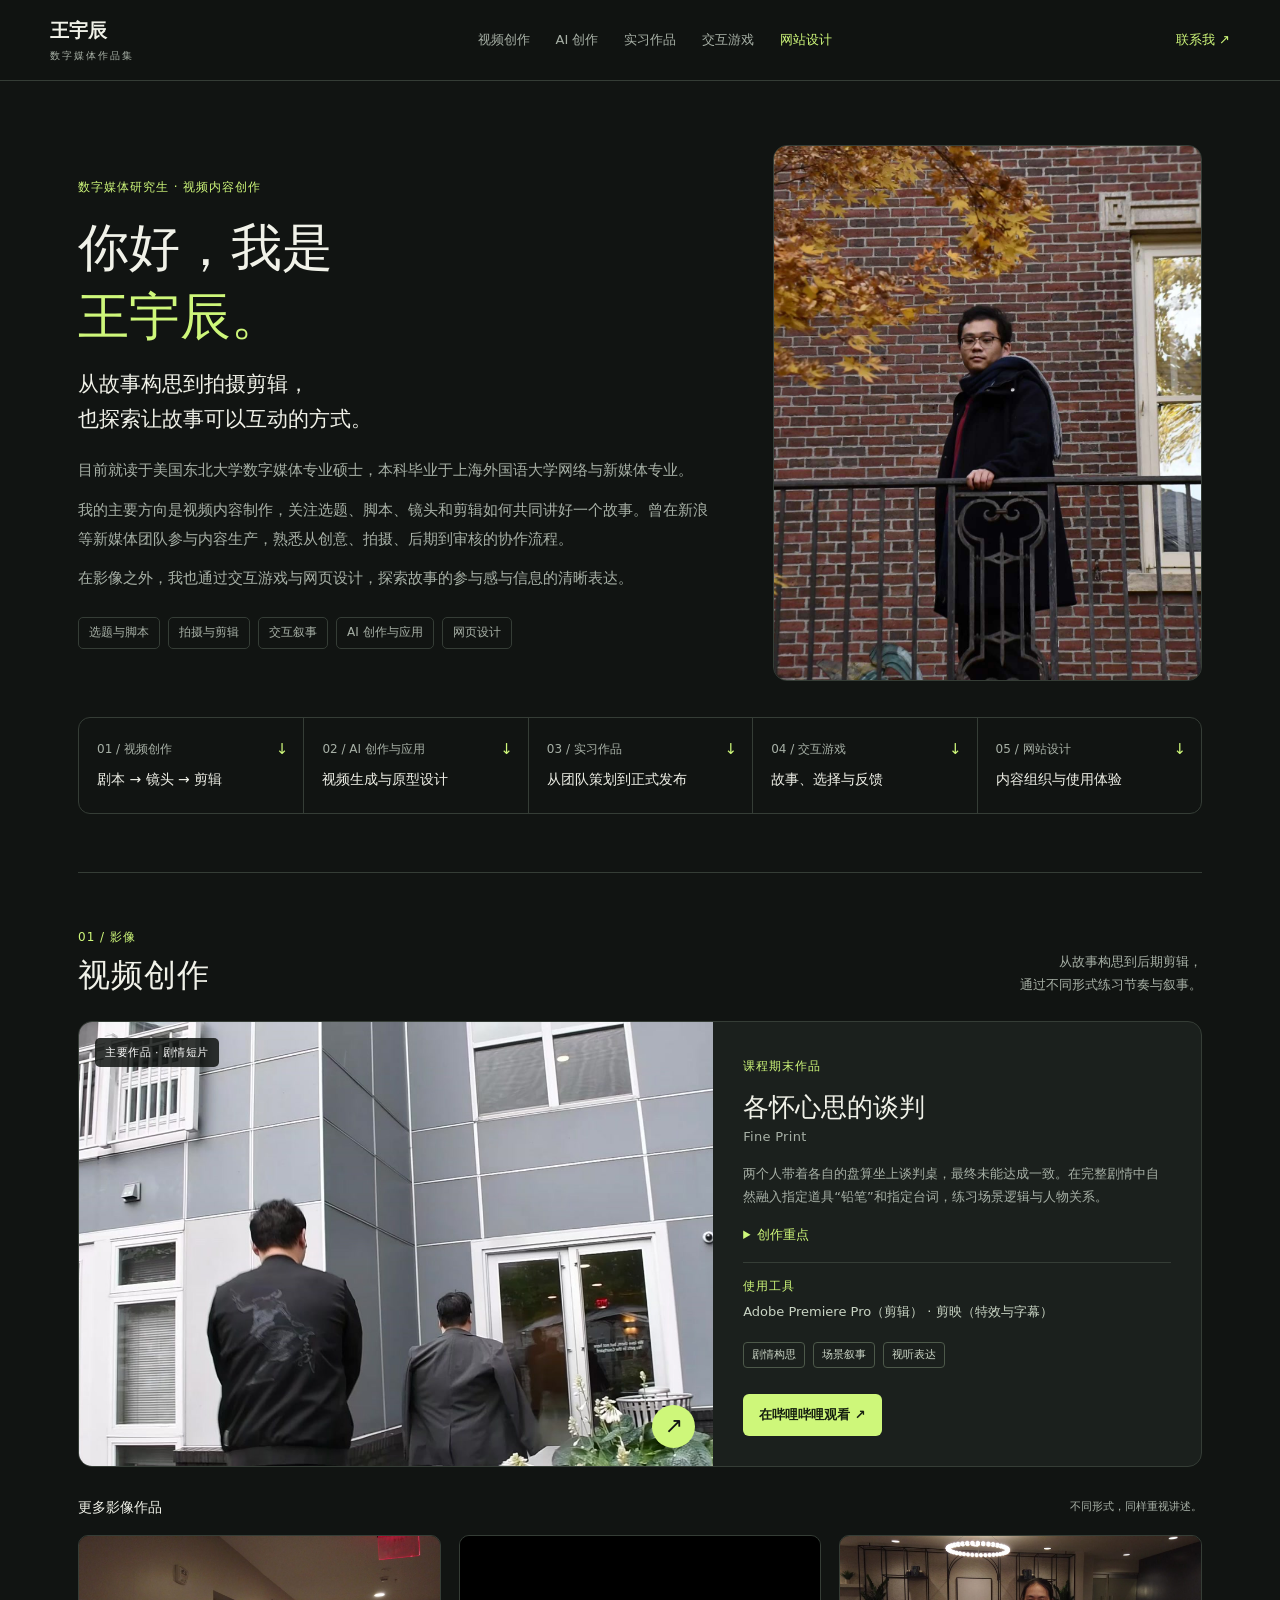
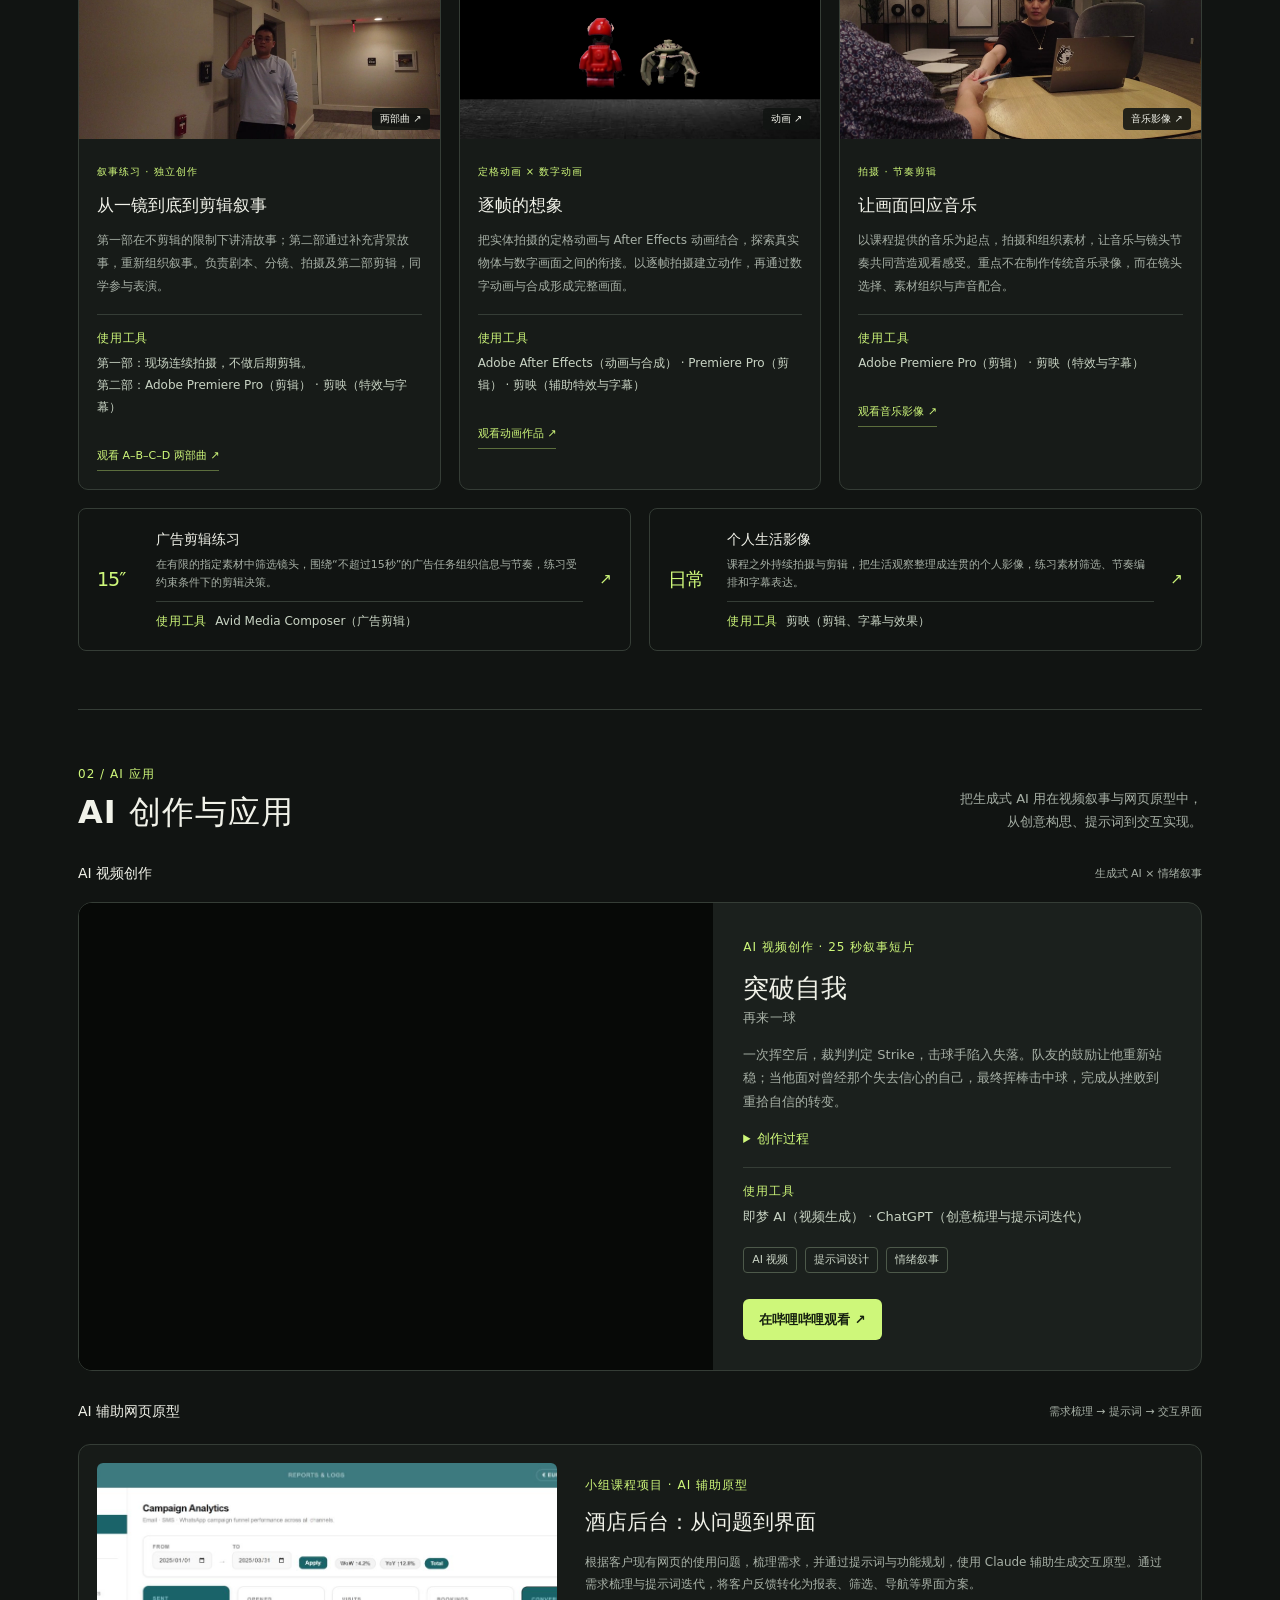
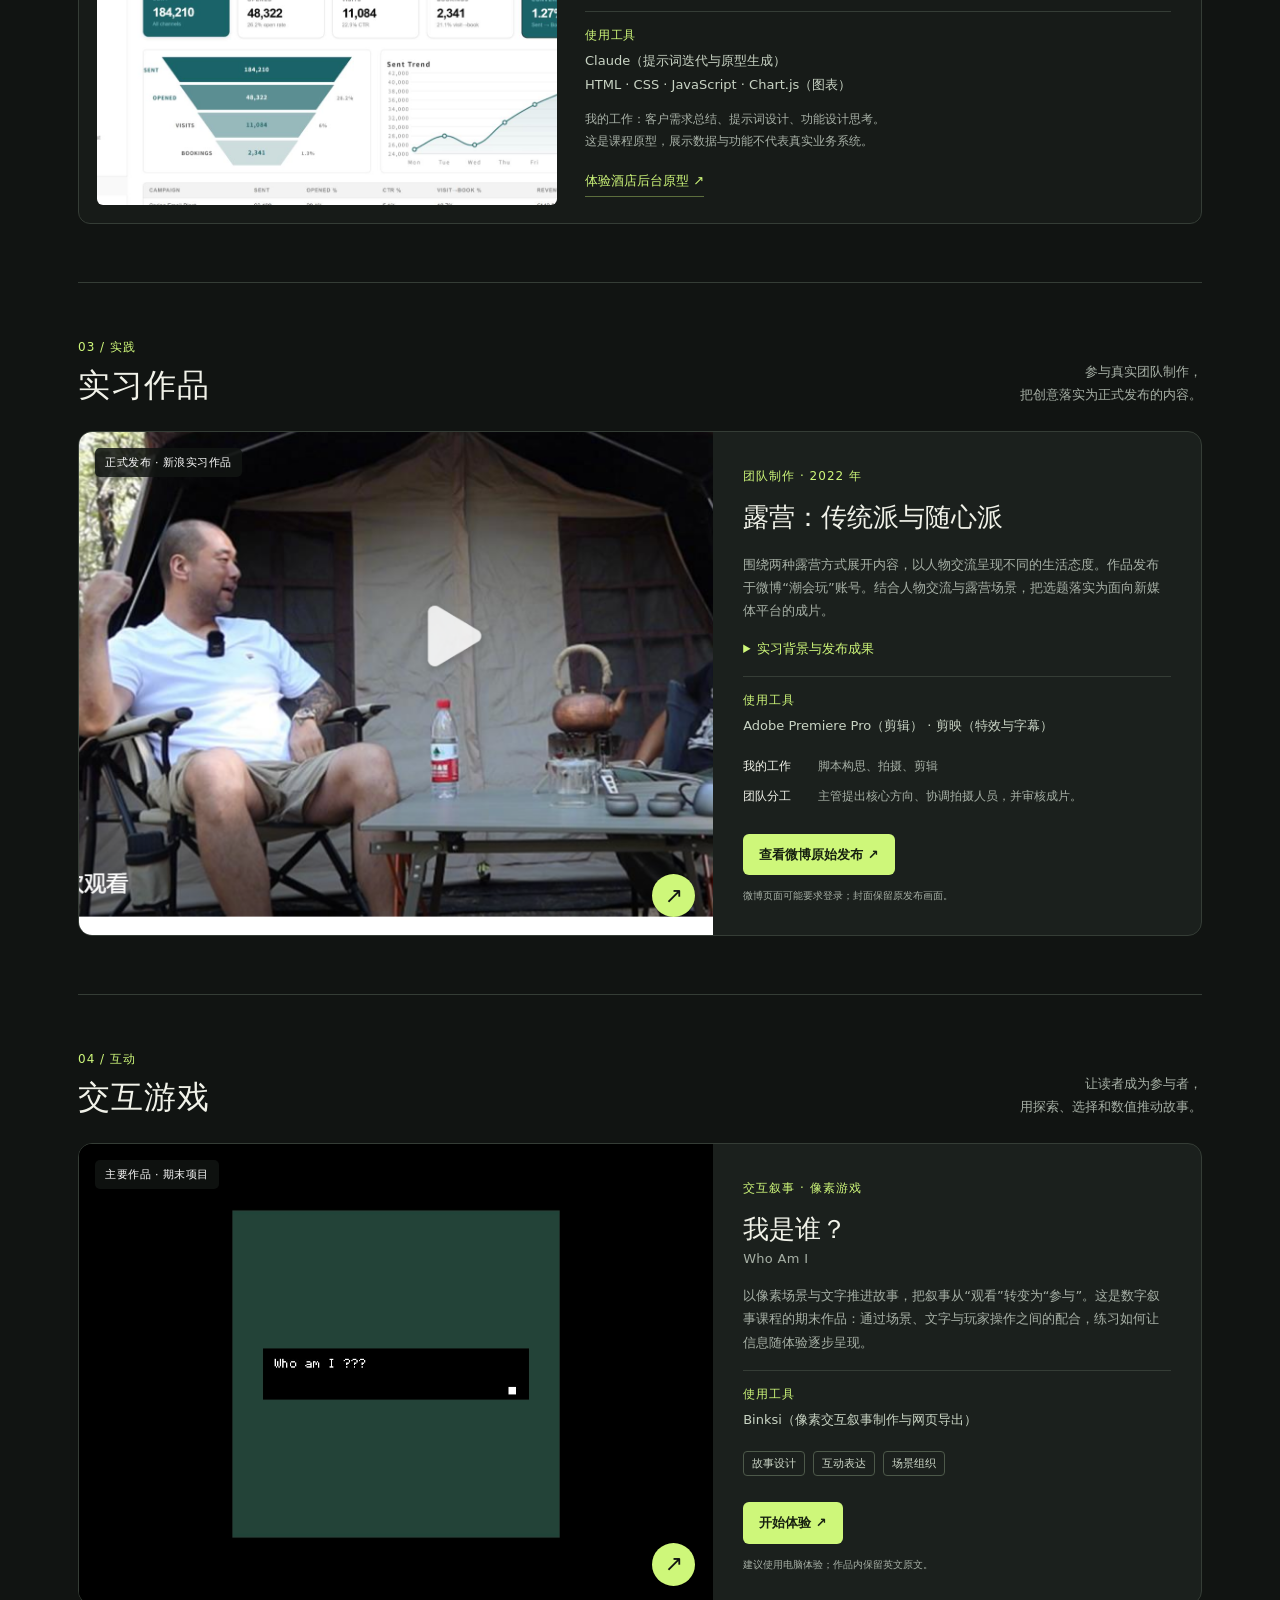
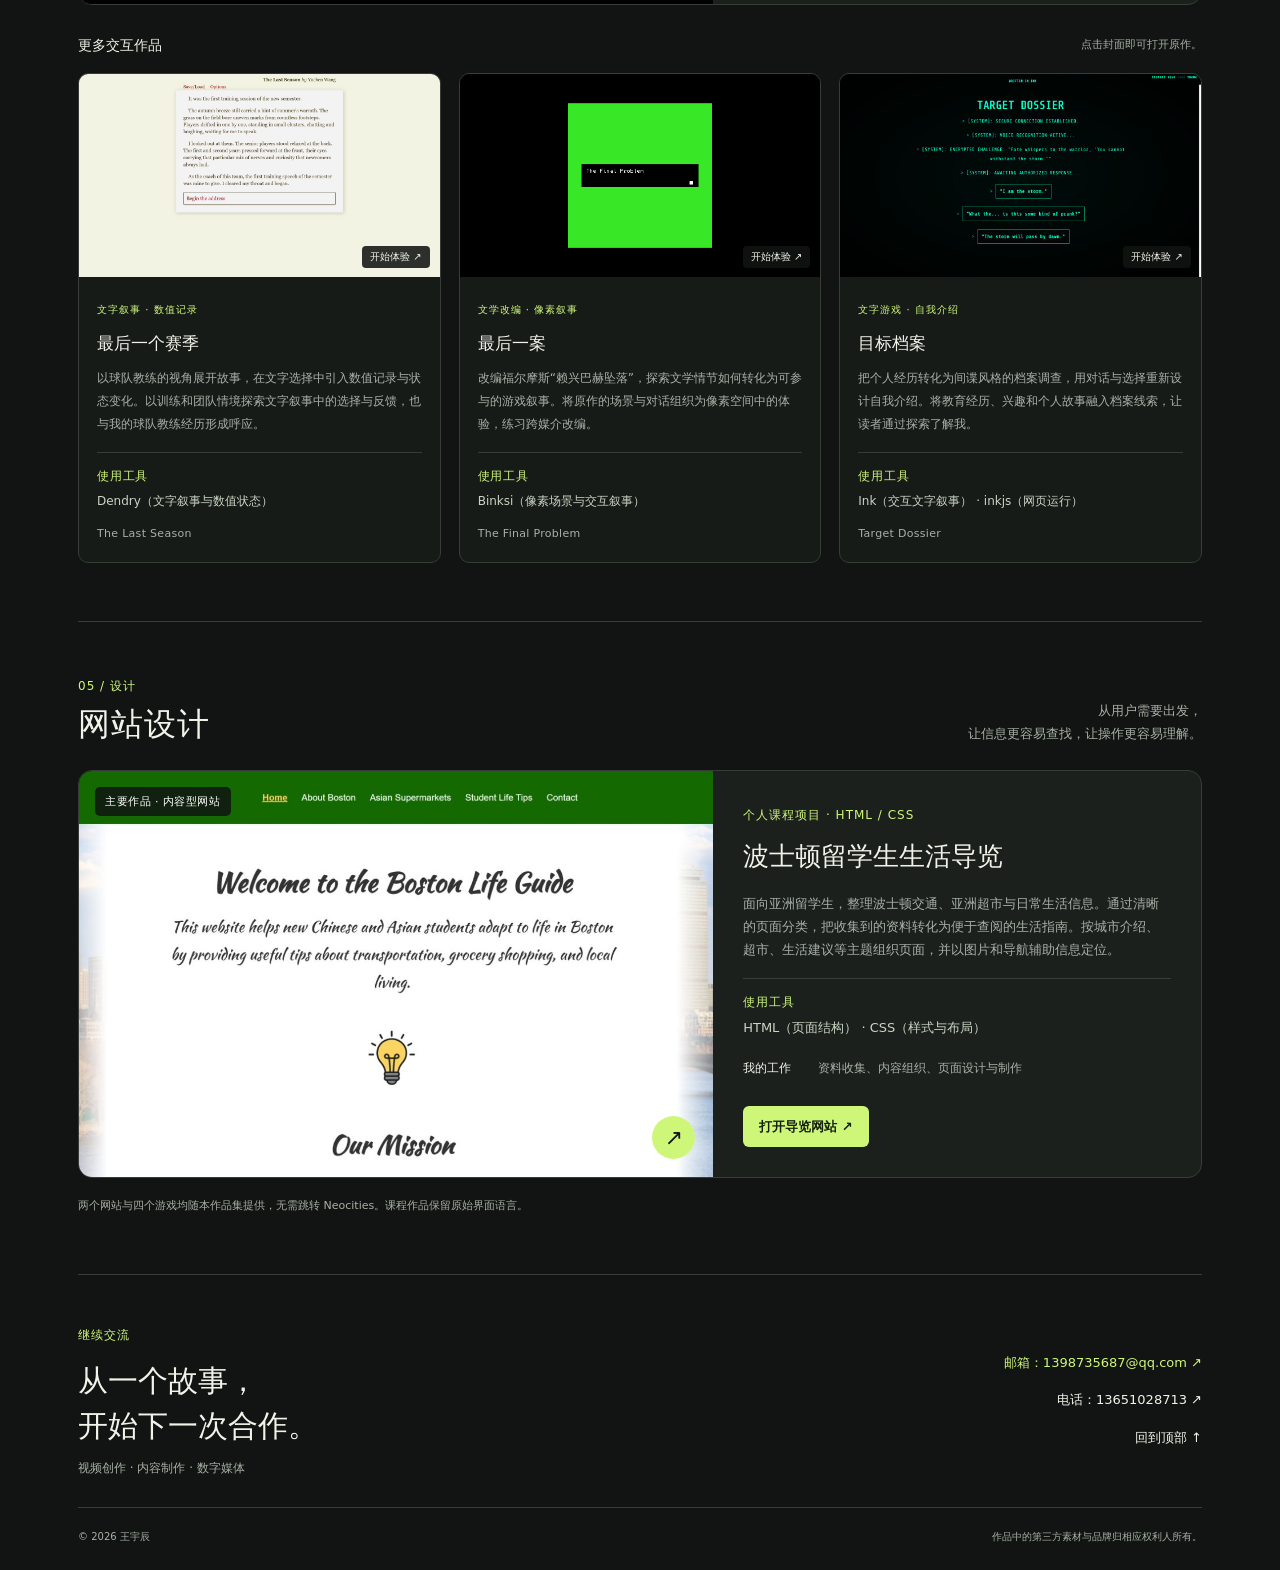
<file: index.html>
<!doctype html>
<html lang="zh-CN">
<head><meta charset="utf-8"><meta name="viewport" content="width=device-width,initial-scale=1"><meta name="description" content="王宇辰的数字媒体作品集，展示视频创作、生成式 AI 应用、实习作品、交互游戏与网站设计。"><title>王宇辰｜数字媒体作品集</title><link rel="stylesheet" href="style.css"><link rel="stylesheet" href="tools.css"></head>
<body id="top">
<a class="skip" href="#video">跳至作品</a>
<header class="nav"><a class="brand" href="#top">王宇辰<span>数字媒体作品集</span></a><nav aria-label="作品分类"><a href="#video">视频创作</a><a href="#ai">AI 创作</a><a href="#internship">实习作品</a><a href="#games">交互游戏</a><a href="#web">网站设计</a></nav><a class="contact-nav" href="#contact">联系我 ↗</a></header>
<main>
<section class="intro" aria-labelledby="intro-title"><div class="profile-hero"><div class="profile-copy"><div class="eyebrow">数字媒体研究生 · 视频内容创作</div><h1 id="intro-title">你好，我是<span>王宇辰。</span></h1><p class="profile-lead">从故事构思到拍摄剪辑，<br>也探索让故事可以互动的方式。</p><div class="profile-bio"><p>目前就读于美国东北大学数字媒体专业硕士，本科毕业于上海外国语大学网络与新媒体专业。</p><p>我的主要方向是视频内容制作，关注选题、脚本、镜头和剪辑如何共同讲好一个故事。曾在新浪等新媒体团队参与内容生产，熟悉从创意、拍摄、后期到审核的协作流程。</p><p>在影像之外，我也通过交互游戏与网页设计，探索故事的参与感与信息的清晰表达。</p></div><div class="profile-skills"><span>选题与脚本</span><span>拍摄与剪辑</span><span>交互叙事</span><span>AI 创作与应用</span><span>网页设计</span></div></div><figure class="profile-photo"><img src="assets/wang-yuchen-portrait.jpg" width="1440" height="1440" alt="王宇辰的个人照片，站在秋日树叶与红砖墙前"></figure></div>
<div class="directory"><a href="#video"><span>01 / 视频创作</span><strong>剧本 → 镜头 → 剪辑</strong><i>↓</i></a><a href="#ai"><span>02 / AI 创作与应用</span><strong>视频生成与原型设计</strong><i>↓</i></a><a href="#internship"><span>03 / 实习作品</span><strong>从团队策划到正式发布</strong><i>↓</i></a><a href="#games"><span>04 / 交互游戏</span><strong>故事、选择与反馈</strong><i>↓</i></a><a href="#web"><span>05 / 网站设计</span><strong>内容组织与使用体验</strong><i>↓</i></a></div></section>

<section class="work-section" id="video"><div class="section-head"><div><span class="section-index">01 / 影像</span><h2>视频创作</h2></div><p>从故事构思到后期剪辑，<br>通过不同形式练习节奏与叙事。</p></div>
<article class="feature"><a class="visual" href="https://www.bilibili.com/video/BV1CkYK6CEN5/" target="_blank" rel="noopener"><img src="assets/fine-print.jpg" alt="剧情短片 Fine Print 的实际画面"><span class="image-label">主要作品 · 剧情短片</span><span class="play" aria-hidden="true">↗</span></a><div class="feature-copy"><span class="meta">课程期末作品</span><h3>各怀心思的谈判<span class="original">Fine Print</span></h3><p>两个人带着各自的盘算坐上谈判桌，最终未能达成一致。在完整剧情中自然融入指定道具“铅笔”和指定台词，练习场景逻辑与人物关系。</p><details class="project-detail"><summary>创作重点</summary><p>围绕“谈判未能达成”组织情节，让人物动机、对话与道具在同一场景中自然成立。把课程设定转化为叙事条件，展示完整故事的构思与后期组织能力。</p></details><div class="project-tools"><strong>使用工具</strong>Adobe Premiere Pro（剪辑） · 剪映（特效与字幕）</div><div class="tags"><span>剧情构思</span><span>场景叙事</span><span>视听表达</span></div><a class="button" href="https://www.bilibili.com/video/BV1CkYK6CEN5/" target="_blank" rel="noopener">在哔哩哔哩观看 ↗</a></div></article>
<div class="subhead"><h3>更多影像作品</h3><span>不同形式，同样重视讲述。</span></div><div class="card-grid video-grid">
<article class="card"><a class="thumb" href="https://www.bilibili.com/video/BV1vFYT6wEy3/" target="_blank" rel="noopener"><img loading="lazy" src="assets/abcd.jpg" alt="A–B–C–D 短片画面"><span>两部曲 ↗</span></a><div class="card-copy"><span class="meta">叙事练习 · 独立创作</span><h3>从一镜到底到剪辑叙事</h3><p>第一部在不剪辑的限制下讲清故事；第二部通过补充背景故事，重新组织叙事。负责剧本、分镜、拍摄及第二部剪辑，同学参与表演。</p><div class="project-tools"><strong>使用工具</strong>第一部：现场连续拍摄，不做后期剪辑。<br>第二部：Adobe Premiere Pro（剪辑） · 剪映（特效与字幕）</div><a class="text-link" href="https://www.bilibili.com/video/BV1vFYT6wEy3/" target="_blank" rel="noopener">观看 A–B–C–D 两部曲 ↗</a></div></article>
<article class="card"><a class="thumb" href="https://www.bilibili.com/video/BV1vFYT6wEu9/" target="_blank" rel="noopener"><img loading="lazy" src="assets/frame-by-frame.jpg" alt="定格与数字动画作品画面"><span>动画 ↗</span></a><div class="card-copy"><span class="meta">定格动画 × 数字动画</span><h3>逐帧的想象</h3><p>把实体拍摄的定格动画与 After Effects 动画结合，探索真实物体与数字画面之间的衔接。以逐帧拍摄建立动作，再通过数字动画与合成形成完整画面。</p><div class="project-tools"><strong>使用工具</strong>Adobe After Effects（动画与合成） · Premiere Pro（剪辑） · 剪映（辅助特效与字幕）</div><a class="text-link" href="https://www.bilibili.com/video/BV1vFYT6wEu9/" target="_blank" rel="noopener">观看动画作品 ↗</a></div></article>
<article class="card"><a class="thumb" href="https://www.bilibili.com/video/BV1iZYK6YEW1/" target="_blank" rel="noopener"><img loading="lazy" src="assets/music-in-motion.jpg" alt="音乐影像课程作品画面"><span>音乐影像 ↗</span></a><div class="card-copy"><span class="meta">拍摄 · 节奏剪辑</span><h3>让画面回应音乐</h3><p>以课程提供的音乐为起点，拍摄和组织素材，让音乐与镜头节奏共同营造观看感受。重点不在制作传统音乐录像，而在镜头选择、素材组织与声音配合。</p><div class="project-tools"><strong>使用工具</strong>Adobe Premiere Pro（剪辑） · 剪映（特效与字幕）</div><a class="text-link" href="https://www.bilibili.com/video/BV1iZYK6YEW1/" target="_blank" rel="noopener">观看音乐影像 ↗</a></div></article>
</div><div class="compact-grid"><a class="compact" href="https://www.bilibili.com/video/BV1zDYK6MEdB/" target="_blank" rel="noopener"><span class="mini-number">15″</span><div><h3>广告剪辑练习</h3><p>在有限的指定素材中筛选镜头，围绕“不超过15秒”的广告任务组织信息与节奏，练习受约束条件下的剪辑决策。</p><div class="project-tools"><strong>使用工具</strong>Avid Media Composer（广告剪辑）</div></div><span>↗</span></a><a class="compact" href="https://www.bilibili.com/video/BV1Dx3i6nEky/" target="_blank" rel="noopener"><span class="mini-number">日常</span><div><h3>个人生活影像</h3><p>课程之外持续拍摄与剪辑，把生活观察整理成连贯的个人影像，练习素材筛选、节奏编排和字幕表达。</p><div class="project-tools"><strong>使用工具</strong>剪映（剪辑、字幕与效果）</div></div><span>↗</span></a></div></section>

<section class="work-section" id="ai"><div class="section-head"><div><span class="section-index">02 / AI 应用</span><h2>AI 创作与应用</h2></div><p>把生成式 AI 用在视频叙事与网页原型中，<br>从创意构思、提示词到交互实现。</p></div>
<div class="subhead ai-section-title"><h3>AI 视频创作</h3><span>生成式 AI × 情绪叙事</span></div>
<article class="feature ai-feature"><div class="visual ai-video-shell"><iframe src="https://player.bilibili.com/player.html?bvid=BV1qDJ66FEb6&amp;page=1&amp;autoplay=0" title="《突破自我：再来一球》AI 视频作品" loading="lazy" allow="accelerometer; autoplay; clipboard-write; encrypted-media; gyroscope; picture-in-picture; web-share" allowfullscreen referrerpolicy="strict-origin-when-cross-origin"></iframe></div><div class="feature-copy"><span class="meta">AI 视频创作 · 25 秒叙事短片</span><h3>突破自我<span class="original">再来一球</span></h3><p>一次挥空后，裁判判定 Strike，击球手陷入失落。队友的鼓励让他重新站稳；当他面对曾经那个失去信心的自己，最终挥棒击中球，完成从挫败到重拾自信的转变。</p><details class="project-detail"><summary>创作过程</summary><p>先确立“失误与失落—队友鼓励—面对过去的自己—重新击球”的情绪线，再通过多轮提示词调整，突出开场的挫折感、人物情绪变化和结尾的击球动作，让短片在 25 秒内形成清楚的叙事弧线。</p></details><div class="project-tools"><strong>使用工具</strong>即梦 AI（视频生成） · ChatGPT（创意梳理与提示词迭代）</div><div class="tags"><span>AI 视频</span><span>提示词设计</span><span>情绪叙事</span></div><a class="button" href="https://www.bilibili.com/video/BV1qDJ66FEb6" target="_blank" rel="noopener">在哔哩哔哩观看 ↗</a></div></article>
<div class="subhead ai-subhead"><h3>AI 辅助网页原型</h3><span>需求梳理 → 提示词 → 交互界面</span></div>
<article class="secondary-feature"><a class="visual" href="web/hotel/index.html" target="_blank" rel="noopener"><img loading="lazy" src="assets/hotel.png" alt="酒店后台交互原型实际报表页面"></a><div><span class="meta">小组课程项目 · AI 辅助原型</span><h3>酒店后台：从问题到界面</h3><p>根据客户现有网页的使用问题，梳理需求，并通过提示词与功能规划，使用 Claude 辅助生成交互原型。通过需求梳理与提示词迭代，将客户反馈转化为报表、筛选、导航等界面方案。</p><div class="project-tools"><strong>使用工具</strong>Claude（提示词迭代与原型生成）<br>HTML · CSS · JavaScript · Chart.js（图表）</div><p class="responsibility">我的工作：客户需求总结、提示词设计、功能设计思考。<br>这是课程原型，展示数据与功能不代表真实业务系统。</p><a class="text-link" href="web/hotel/index.html" target="_blank" rel="noopener">体验酒店后台原型 ↗</a></div></article></section>

<section class="work-section" id="internship"><div class="section-head"><div><span class="section-index">03 / 实践</span><h2>实习作品</h2></div><p>参与真实团队制作，<br>把创意落实为正式发布的内容。</p></div>
<article class="feature internship-feature"><a class="visual camping" href="https://weibo.com/7752851920/M7uFdnT9X" target="_blank" rel="noopener"><img loading="lazy" src="assets/camping-publication.png" alt="潮会玩露营视频原始发布截图，画面为两位受访者在帐篷前交谈"><span class="image-label">正式发布 · 新浪实习作品</span><span class="play" aria-hidden="true">↗</span></a><div class="feature-copy"><span class="meta">团队制作 · 2022 年</span><h3>露营：传统派与随心派</h3><p>围绕两种露营方式展开内容，以人物交流呈现不同的生活态度。作品发布于微博“潮会玩”账号。结合人物交流与露营场景，把选题落实为面向新媒体平台的成片。</p><details class="project-detail"><summary>实习背景与发布成果</summary><p>在新浪移动产品运营部门实习期间参与视频内容制作，经历脚本构思、拍摄、后期与主管审核的协作流程。该作品所提供的发布截图显示约59.2万次观看，为截图时的历史数据。</p></details><div class="project-tools"><strong>使用工具</strong>Adobe Premiere Pro（剪辑） · 剪映（特效与字幕）</div><dl class="roles"><div><dt>我的工作</dt><dd>脚本构思、拍摄、剪辑</dd></div><div><dt>团队分工</dt><dd>主管提出核心方向、协调拍摄人员，并审核成片。</dd></div></dl><a class="button" href="https://weibo.com/7752851920/M7uFdnT9X" target="_blank" rel="noopener">查看微博原始发布 ↗</a><small>微博页面可能要求登录；封面保留原发布画面。</small></div></article></section>

<section class="work-section" id="games"><div class="section-head"><div><span class="section-index">04 / 互动</span><h2>交互游戏</h2></div><p>让读者成为参与者，<br>用探索、选择和数值推动故事。</p></div>
<article class="feature"><a class="visual game-cover" href="games/who-am-i/index.html" target="_blank" rel="noopener"><img loading="lazy" src="assets/who-am-i.png" alt="Who Am I 像素叙事游戏的实际开场画面"><span class="image-label">主要作品 · 期末项目</span><span class="play" aria-hidden="true">↗</span></a><div class="feature-copy"><span class="meta">交互叙事 · 像素游戏</span><h3>我是谁？<span class="original">Who Am I</span></h3><p>以像素场景与文字推进故事，把叙事从“观看”转变为“参与”。这是数字叙事课程的期末作品：通过场景、文字与玩家操作之间的配合，练习如何让信息随体验逐步呈现。</p><div class="project-tools"><strong>使用工具</strong>Binksi（像素交互叙事制作与网页导出）</div><div class="tags"><span>故事设计</span><span>互动表达</span><span>场景组织</span></div><a class="button" href="games/who-am-i/index.html" target="_blank" rel="noopener">开始体验 ↗</a><small>建议使用电脑体验；作品内保留英文原文。</small></div></article>
<div class="subhead"><h3>更多交互作品</h3><span>点击封面即可打开原作。</span></div><div class="card-grid">
<article class="card"><a class="thumb" href="games/the-last-season/index.html" target="_blank" rel="noopener"><img loading="lazy" src="assets/last-season.png" alt="The Last Season 文字叙事游戏实际画面"><span>开始体验 ↗</span></a><div class="card-copy"><span class="meta">文字叙事 · 数值记录</span><h3>最后一个赛季</h3><p>以球队教练的视角展开故事，在文字选择中引入数值记录与状态变化。以训练和团队情境探索文字叙事中的选择与反馈，也与我的球队教练经历形成呼应。</p><div class="project-tools"><strong>使用工具</strong>Dendry（文字叙事与数值状态）</div><span class="original small">The Last Season</span></div></article>
<article class="card"><a class="thumb" href="games/the-final-problem/index.html" target="_blank" rel="noopener"><img loading="lazy" src="assets/final-problem.png" alt="福尔摩斯改编游戏实际开场画面"><span>开始体验 ↗</span></a><div class="card-copy"><span class="meta">文学改编 · 像素叙事</span><h3>最后一案</h3><p>改编福尔摩斯“赖兴巴赫坠落”，探索文学情节如何转化为可参与的游戏叙事。将原作的场景与对话组织为像素空间中的体验，练习跨媒介改编。</p><div class="project-tools"><strong>使用工具</strong>Binksi（像素场景与交互叙事）</div><span class="original small">The Final Problem</span></div></article>
<article class="card"><a class="thumb" href="games/target-dossier/index.html" target="_blank" rel="noopener"><img loading="lazy" src="assets/target-dossier.png" alt="Target Dossier 间谍档案游戏的选择界面"><span>开始体验 ↗</span></a><div class="card-copy"><span class="meta">文字游戏 · 自我介绍</span><h3>目标档案</h3><p>把个人经历转化为间谍风格的档案调查，用对话与选择重新设计自我介绍。将教育经历、兴趣和个人故事融入档案线索，让读者通过探索了解我。</p><div class="project-tools"><strong>使用工具</strong>Ink（交互文字叙事） · inkjs（网页运行）</div><span class="original small">Target Dossier</span></div></article>
</div></section>

<section class="work-section" id="web"><div class="section-head"><div><span class="section-index">05 / 设计</span><h2>网站设计</h2></div><p>从用户需要出发，<br>让信息更容易查找，让操作更容易理解。</p></div>
<article class="feature"><a class="visual" href="web/boston/html/index.html" target="_blank" rel="noopener"><img loading="lazy" src="assets/boston.png" alt="波士顿留学生生活导览网站实际首页"><span class="image-label">主要作品 · 内容型网站</span><span class="play" aria-hidden="true">↗</span></a><div class="feature-copy"><span class="meta">个人课程项目 · HTML / CSS</span><h3>波士顿留学生生活导览</h3><p>面向亚洲留学生，整理波士顿交通、亚洲超市与日常生活信息。通过清晰的页面分类，把收集到的资料转化为便于查阅的生活指南。按城市介绍、超市、生活建议等主题组织页面，并以图片和导航辅助信息定位。</p><div class="project-tools"><strong>使用工具</strong>HTML（页面结构） · CSS（样式与布局）</div><dl class="roles"><div><dt>我的工作</dt><dd>资料收集、内容组织、页面设计与制作</dd></div></dl><a class="button" href="web/boston/html/index.html" target="_blank" rel="noopener">打开导览网站 ↗</a></div></article>
<p class="section-note">两个网站与四个游戏均随本作品集提供，无需跳转 Neocities。课程作品保留原始界面语言。</p></section>

<footer id="contact"><div><span class="section-index">继续交流</span><h2>从一个故事，<br>开始下一次合作。</h2><p>视频创作 · 内容制作 · 数字媒体</p></div><div class="footer-links"><a href="mailto:1398735687@qq.com">邮箱：1398735687@qq.com ↗</a><a href="tel:+8613651028713">电话：13651028713 ↗</a><a href="#top">回到顶部 ↑</a></div><div class="footer-bottom"><span>© 2026 王宇辰</span><span>作品中的第三方素材与品牌归相应权利人所有。</span></div></footer>
</main><script src="app.js"></script></body></html>
</file>
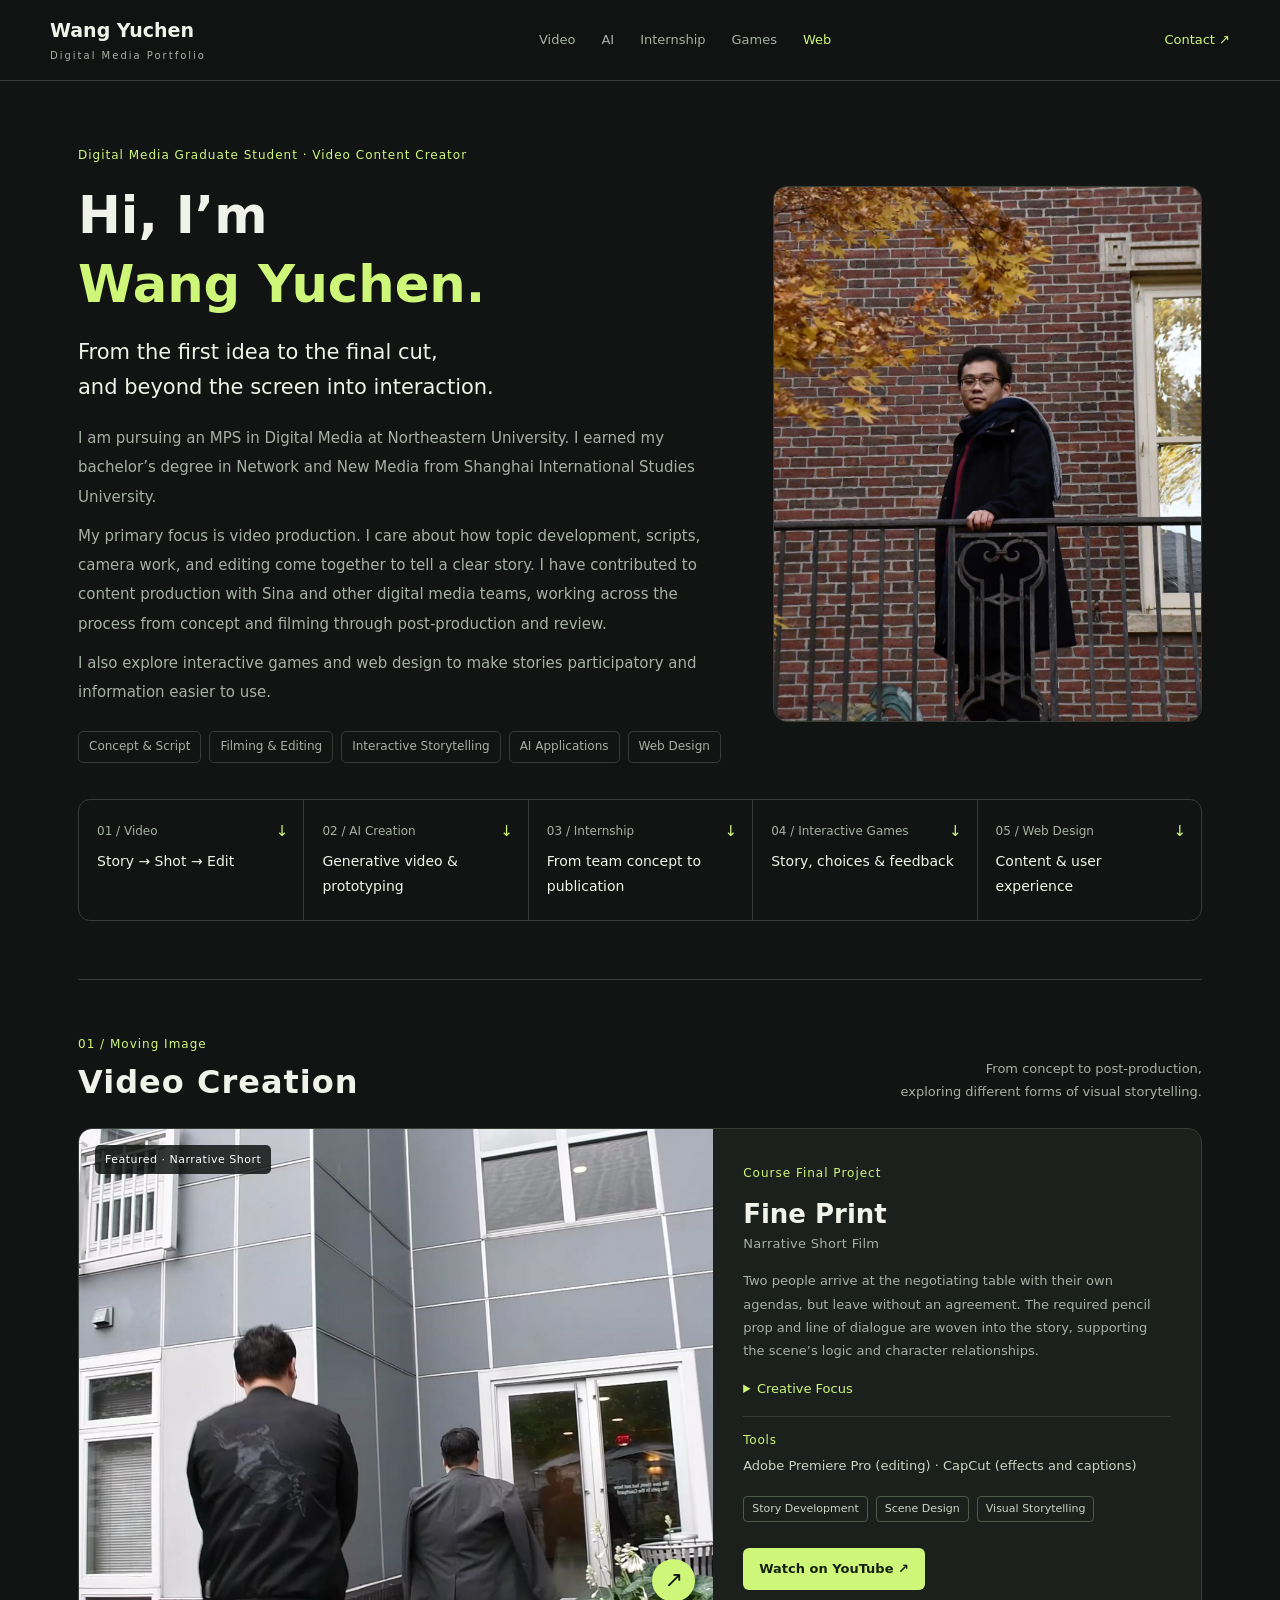
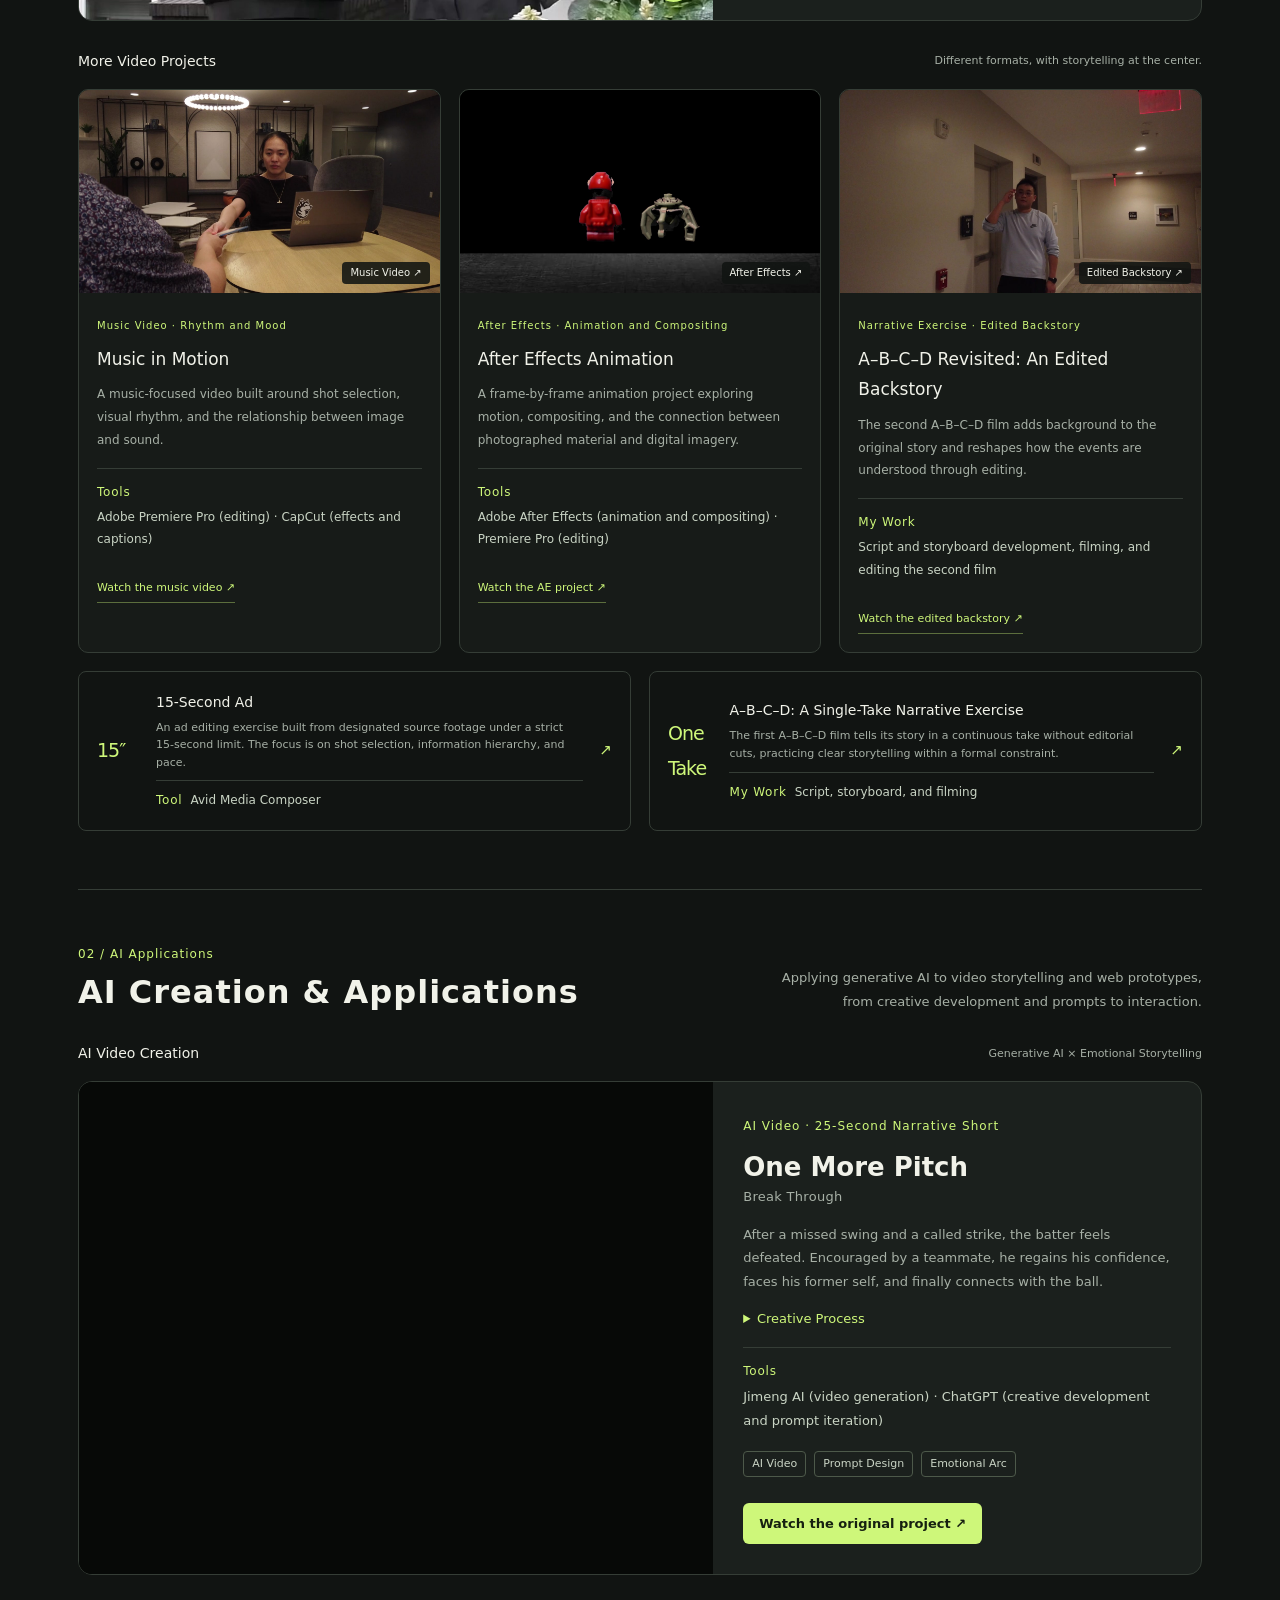
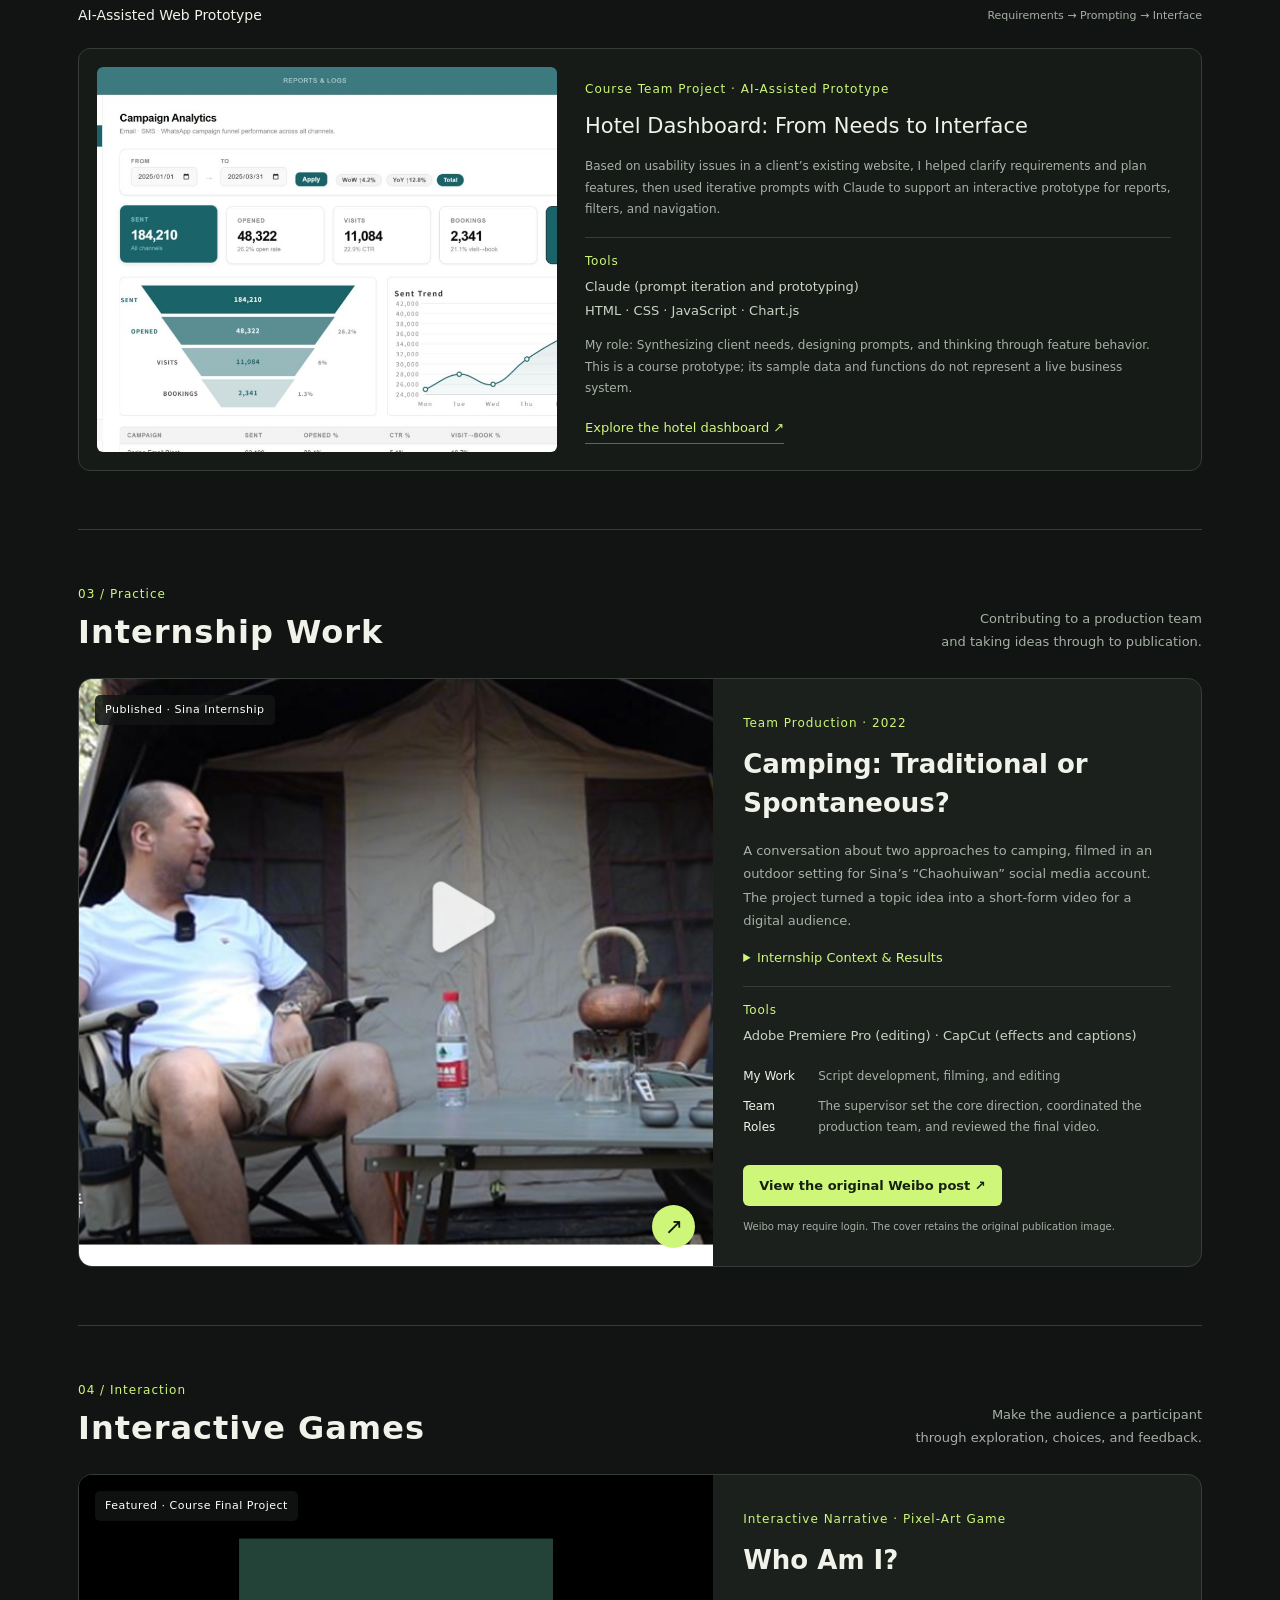
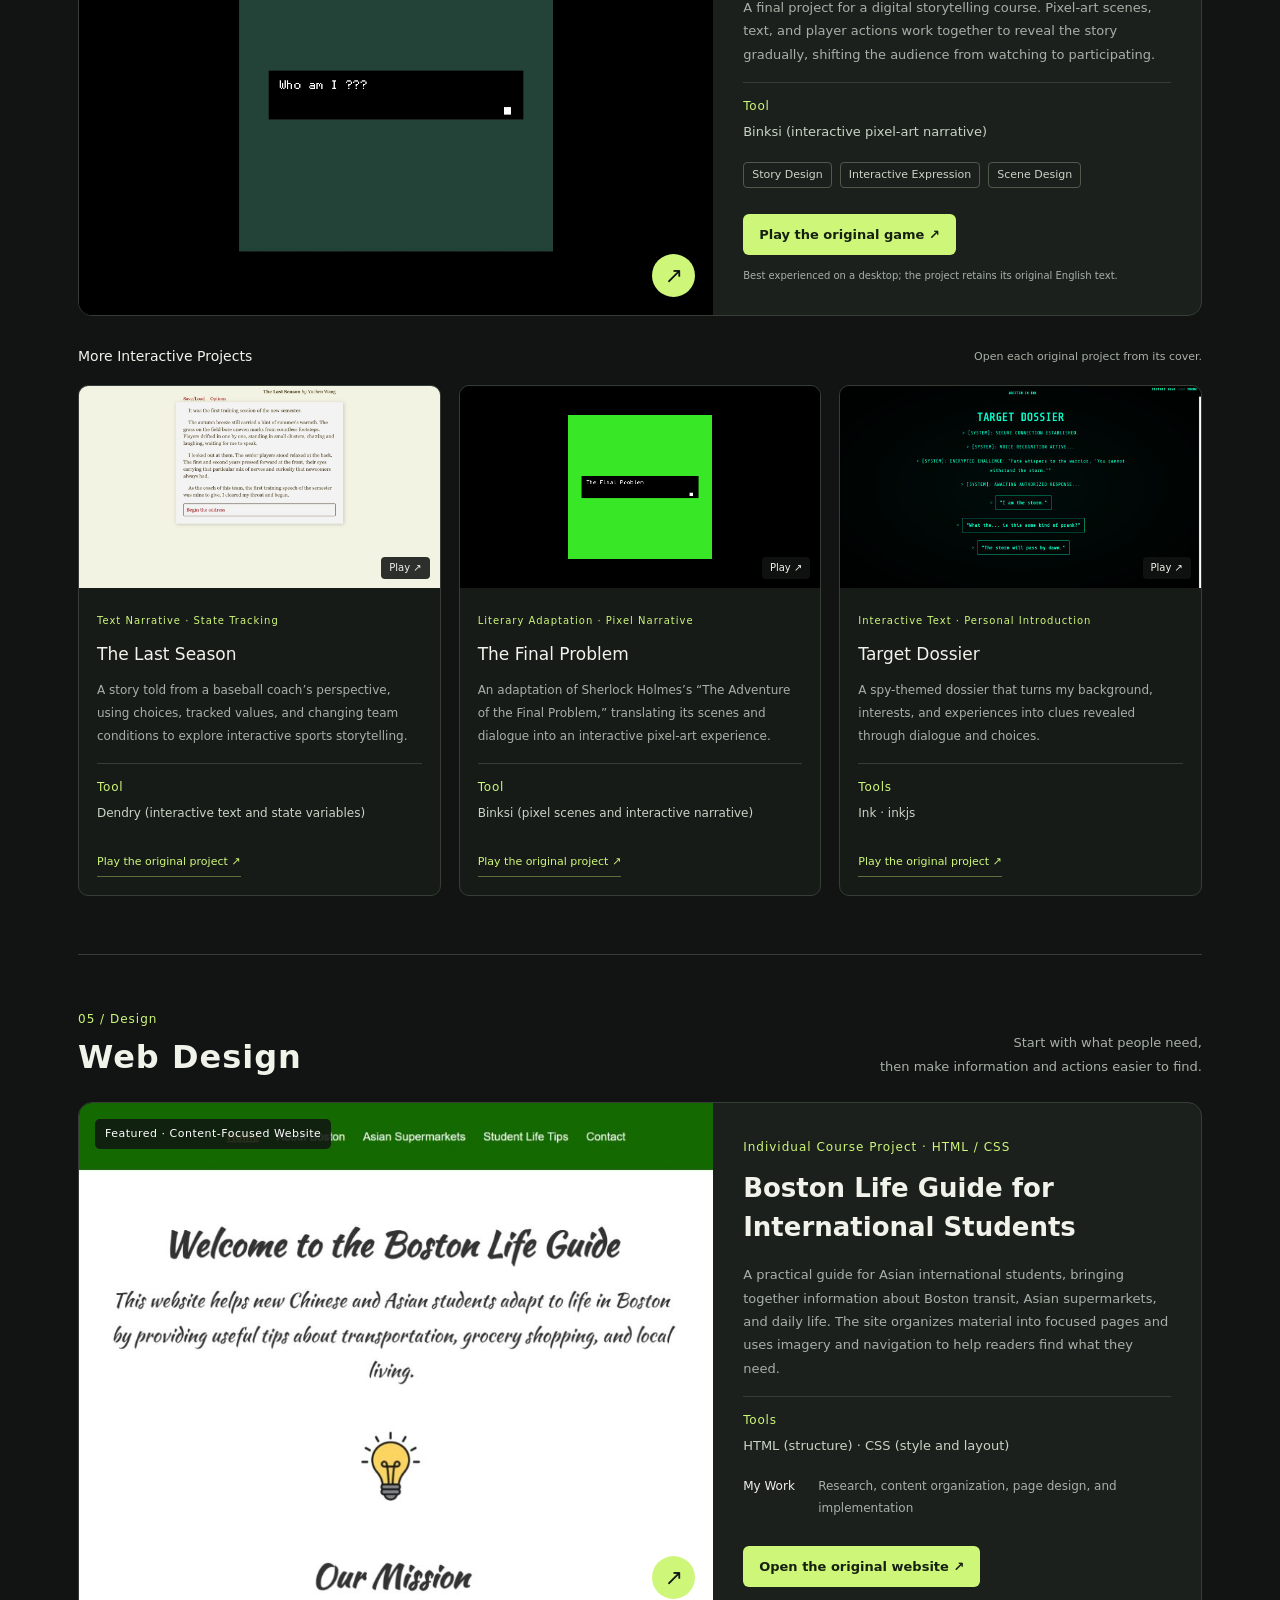
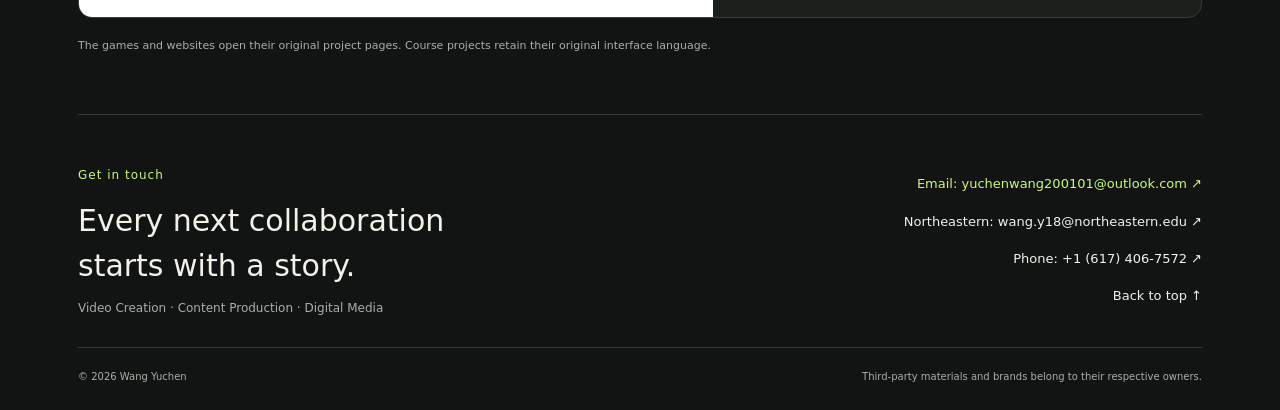
<file: en/index.html>
<!doctype html>
<html lang="en">
<head>
<meta charset="utf-8">
<meta name="viewport" content="width=device-width, initial-scale=1">
<meta name="description" content="Wang Yuchen's digital media portfolio: video storytelling, generative AI, interactive games, and web design.">
<title>Wang Yuchen | Digital Media Portfolio</title>
<link rel="stylesheet" href="style.css">
<link rel="stylesheet" href="tools.css">
</head>
<body id="top">
<a class="skip" href="#video">Skip to projects</a>
<header class="nav">
  <a class="brand" href="#top">Wang Yuchen<span>Digital Media Portfolio</span></a>
  <nav aria-label="Project categories">
    <a href="#video">Video</a><a href="#ai">AI</a><a href="#internship">Internship</a><a href="#games">Games</a><a href="#web">Web</a>
  </nav>
  <a class="contact-nav" href="#contact">Contact ↗</a>
</header>
<main>
<section class="intro" aria-labelledby="intro-title">
  <div class="profile-hero">
    <div class="profile-copy">
      <div class="eyebrow">Digital Media Graduate Student · Video Content Creator</div>
      <h1 id="intro-title">Hi, I’m <span>Wang Yuchen.</span></h1>
      <p class="profile-lead">From the first idea to the final cut,<br>and beyond the screen into interaction.</p>
      <div class="profile-bio">
        <p>I am pursuing an MPS in Digital Media at Northeastern University. I earned my bachelor’s degree in Network and New Media from Shanghai International Studies University.</p>
        <p>My primary focus is video production. I care about how topic development, scripts, camera work, and editing come together to tell a clear story. I have contributed to content production with Sina and other digital media teams, working across the process from concept and filming through post-production and review.</p>
        <p>I also explore interactive games and web design to make stories participatory and information easier to use.</p>
      </div>
      <div class="profile-skills"><span>Concept &amp; Script</span><span>Filming &amp; Editing</span><span>Interactive Storytelling</span><span>AI Applications</span><span>Web Design</span></div>
    </div>
    <figure class="profile-photo"><img src="../assets/wang-yuchen-portrait.jpg" width="1440" height="1440" alt="Wang Yuchen outdoors beside a brick wall in autumn"></figure>
  </div>
  <div class="directory">
    <a href="#video"><span>01 / Video</span><strong>Story → Shot → Edit</strong><i>↓</i></a>
    <a href="#ai"><span>02 / AI Creation</span><strong>Generative video &amp; prototyping</strong><i>↓</i></a>
    <a href="#internship"><span>03 / Internship</span><strong>From team concept to publication</strong><i>↓</i></a>
    <a href="#games"><span>04 / Interactive Games</span><strong>Story, choices &amp; feedback</strong><i>↓</i></a>
    <a href="#web"><span>05 / Web Design</span><strong>Content &amp; user experience</strong><i>↓</i></a>
  </div>
</section>

<section class="work-section" id="video">
  <div class="section-head"><div><span class="section-index">01 / Moving Image</span><h2>Video Creation</h2></div><p>From concept to post-production,<br>exploring different forms of visual storytelling.</p></div>
  <article class="feature">
    <a class="visual" href="https://youtu.be/0epHSeztcYo?si=g-CccQQHZwF-S6gs" target="_blank" rel="noopener"><img src="../assets/fine-print.jpg" alt="A frame from the narrative short Fine Print"><span class="image-label">Featured · Narrative Short</span><span class="play" aria-hidden="true">↗</span></a>
    <div class="feature-copy"><span class="meta">Course Final Project</span><h3>Fine Print<span class="original">Narrative Short Film</span></h3>
      <p>Two people arrive at the negotiating table with their own agendas, but leave without an agreement. The required pencil prop and line of dialogue are woven into the story, supporting the scene’s logic and character relationships.</p>
      <details class="project-detail"><summary>Creative Focus</summary><p>I built the story around a failed negotiation, shaping the characters’ motivations, dialogue, and required prop into one coherent scene.</p></details>
      <div class="project-tools"><strong>Tools</strong>Adobe Premiere Pro (editing) · CapCut (effects and captions)</div>
      <div class="tags"><span>Story Development</span><span>Scene Design</span><span>Visual Storytelling</span></div>
      <a class="button" href="https://youtu.be/0epHSeztcYo?si=g-CccQQHZwF-S6gs" target="_blank" rel="noopener">Watch on YouTube ↗</a>
    </div>
  </article>
  <div class="subhead"><h3>More Video Projects</h3><span>Different formats, with storytelling at the center.</span></div>
  <div class="card-grid video-grid">
    <article class="card"><a class="thumb" href="https://youtu.be/9y6JPsbZm8c?si=WMDvqtskFxaa0Gdk" target="_blank" rel="noopener"><img loading="lazy" src="../assets/music-in-motion.jpg" alt="A frame from the music video"><span>Music Video ↗</span></a><div class="card-copy"><span class="meta">Music Video · Rhythm and Mood</span><h3>Music in Motion</h3><p>A music-focused video built around shot selection, visual rhythm, and the relationship between image and sound.</p><div class="project-tools"><strong>Tools</strong>Adobe Premiere Pro (editing) · CapCut (effects and captions)</div><a class="text-link" href="https://youtu.be/9y6JPsbZm8c?si=WMDvqtskFxaa0Gdk" target="_blank" rel="noopener">Watch the music video ↗</a></div></article>
    <article class="card"><a class="thumb" href="https://youtu.be/GiXpxAjvWr8?si=7b6HbpJ5wkyy3o61" target="_blank" rel="noopener"><img loading="lazy" src="../assets/frame-by-frame.jpg" alt="A frame from an After Effects animation"><span>After Effects ↗</span></a><div class="card-copy"><span class="meta">After Effects · Animation and Compositing</span><h3>After Effects Animation</h3><p>A frame-by-frame animation project exploring motion, compositing, and the connection between photographed material and digital imagery.</p><div class="project-tools"><strong>Tools</strong>Adobe After Effects (animation and compositing) · Premiere Pro (editing)</div><a class="text-link" href="https://youtu.be/GiXpxAjvWr8?si=7b6HbpJ5wkyy3o61" target="_blank" rel="noopener">Watch the AE project ↗</a></div></article>
    <article class="card"><a class="thumb" href="https://youtu.be/uwPdTXovE3Y?si=ntyWWExp3YIBLviO" target="_blank" rel="noopener"><img loading="lazy" src="../assets/abcd.jpg" alt="A frame from A–B–C–D Revisited"><span>Edited Backstory ↗</span></a><div class="card-copy"><span class="meta">Narrative Exercise · Edited Backstory</span><h3>A–B–C–D Revisited: An Edited Backstory</h3><p>The second A–B–C–D film adds background to the original story and reshapes how the events are understood through editing.</p><div class="project-tools"><strong>My Work</strong>Script and storyboard development, filming, and editing the second film</div><a class="text-link" href="https://youtu.be/uwPdTXovE3Y?si=ntyWWExp3YIBLviO" target="_blank" rel="noopener">Watch the edited backstory ↗</a></div></article>
  </div>
  <div class="compact-grid">
    <a class="compact" href="https://youtu.be/4ffueyLjSwk?si=I6Bfn2GVrki_dkBN" target="_blank" rel="noopener"><span class="mini-number">15″</span><div><h3>15-Second Ad</h3><p>An ad editing exercise built from designated source footage under a strict 15-second limit. The focus is on shot selection, information hierarchy, and pace.</p><div class="project-tools"><strong>Tool</strong>Avid Media Composer</div></div><span>↗</span></a>
    <a class="compact" href="https://youtu.be/BteLZBviTbg?si=dwE0vsVttEQ9hQqD" target="_blank" rel="noopener"><span class="mini-number">One Take</span><div><h3>A–B–C–D: A Single-Take Narrative Exercise</h3><p>The first A–B–C–D film tells its story in a continuous take without editorial cuts, practicing clear storytelling within a formal constraint.</p><div class="project-tools"><strong>My Work</strong>Script, storyboard, and filming</div></div><span>↗</span></a>
  </div>
</section>

<section class="work-section" id="ai"><div class="section-head"><div><span class="section-index">02 / AI Applications</span><h2>AI Creation &amp; Applications</h2></div><p>Applying generative AI to video storytelling and web prototypes,<br>from creative development and prompts to interaction.</p></div>
  <div class="subhead ai-section-title"><h3>AI Video Creation</h3><span>Generative AI × Emotional Storytelling</span></div>
  <article class="feature ai-feature"><div class="visual ai-video-shell"><iframe src="https://www.youtube-nocookie.com/embed/uaK6BbIJL-Q" title="One More Pitch — AI-generated baseball short" loading="lazy" allow="accelerometer; autoplay; clipboard-write; encrypted-media; gyroscope; picture-in-picture; web-share" allowfullscreen referrerpolicy="strict-origin-when-cross-origin"></iframe></div>
    <div class="feature-copy"><span class="meta">AI Video · 25-Second Narrative Short</span><h3>One More Pitch<span class="original">Break Through</span></h3><p>After a missed swing and a called strike, the batter feels defeated. Encouraged by a teammate, he regains his confidence, faces his former self, and finally connects with the ball.</p>
      <details class="project-detail"><summary>Creative Process</summary><p>I established the emotional arc—failure, disappointment, encouragement, facing the past, and trying again—then iterated on prompts to make the emotional shift and final action clear within 25 seconds.</p></details>
      <div class="project-tools"><strong>Tools</strong>Jimeng AI (video generation) · ChatGPT (creative development and prompt iteration)</div><div class="tags"><span>AI Video</span><span>Prompt Design</span><span>Emotional Arc</span></div><a class="button" href="https://youtu.be/uaK6BbIJL-Q" target="_blank" rel="noopener">Watch the original project ↗</a>
    </div>
  </article>
  <div class="subhead ai-subhead"><h3>AI-Assisted Web Prototype</h3><span>Requirements → Prompting → Interface</span></div>
  <article class="secondary-feature"><a class="visual" href="../web/hotel/index.html" target="_blank" rel="noopener"><img loading="lazy" src="../assets/hotel.png" alt="Interactive hotel back-office dashboard prototype"></a><div><span class="meta">Course Team Project · AI-Assisted Prototype</span><h3>Hotel Dashboard: From Needs to Interface</h3><p>Based on usability issues in a client’s existing website, I helped clarify requirements and plan features, then used iterative prompts with Claude to support an interactive prototype for reports, filters, and navigation.</p><div class="project-tools"><strong>Tools</strong>Claude (prompt iteration and prototyping)<br>HTML · CSS · JavaScript · Chart.js</div><p class="responsibility">My role: Synthesizing client needs, designing prompts, and thinking through feature behavior.<br>This is a course prototype; its sample data and functions do not represent a live business system.</p><a class="text-link" href="../web/hotel/index.html" target="_blank" rel="noopener">Explore the hotel dashboard ↗</a></div></article>
</section>

<section class="work-section" id="internship"><div class="section-head"><div><span class="section-index">03 / Practice</span><h2>Internship Work</h2></div><p>Contributing to a production team<br>and taking ideas through to publication.</p></div>
  <article class="feature internship-feature"><a class="visual camping" href="https://weibo.com/7752851920/M7uFdnT9X" target="_blank" rel="noopener"><img loading="lazy" src="../assets/camping-publication.png" alt="Publication screenshot from the Chaohuiwan camping video"><span class="image-label">Published · Sina Internship</span><span class="play" aria-hidden="true">↗</span></a>
    <div class="feature-copy"><span class="meta">Team Production · 2022</span><h3>Camping: Traditional or Spontaneous?</h3><p>A conversation about two approaches to camping, filmed in an outdoor setting for Sina’s “Chaohuiwan” social media account. The project turned a topic idea into a short-form video for a digital audience.</p>
      <details class="project-detail"><summary>Internship Context &amp; Results</summary><p>During my internship with Sina Mobile’s Product Operations team, I took part in scripting, filming, editing, and supervisor review. The original publication screenshot showed approximately 592,000 views at the time.</p></details>
      <div class="project-tools"><strong>Tools</strong>Adobe Premiere Pro (editing) · CapCut (effects and captions)</div>
      <dl class="roles"><div><dt>My Work</dt><dd>Script development, filming, and editing</dd></div><div><dt>Team Roles</dt><dd>The supervisor set the core direction, coordinated the production team, and reviewed the final video.</dd></div></dl>
      <a class="button" href="https://weibo.com/7752851920/M7uFdnT9X" target="_blank" rel="noopener">View the original Weibo post ↗</a><small>Weibo may require login. The cover retains the original publication image.</small>
    </div>
  </article>
</section>

<section class="work-section" id="games"><div class="section-head"><div><span class="section-index">04 / Interaction</span><h2>Interactive Games</h2></div><p>Make the audience a participant<br>through exploration, choices, and feedback.</p></div>
  <article class="feature"><a class="visual game-cover" href="../games/who-am-i/index.html" target="_blank" rel="noopener"><img loading="lazy" src="../assets/who-am-i.png" alt="Opening scene from the Who Am I pixel-art narrative game"><span class="image-label">Featured · Course Final Project</span><span class="play" aria-hidden="true">↗</span></a>
    <div class="feature-copy"><span class="meta">Interactive Narrative · Pixel-Art Game</span><h3>Who Am I?</h3><p>A final project for a digital storytelling course. Pixel-art scenes, text, and player actions work together to reveal the story gradually, shifting the audience from watching to participating.</p><div class="project-tools"><strong>Tool</strong>Binksi (interactive pixel-art narrative)</div><div class="tags"><span>Story Design</span><span>Interactive Expression</span><span>Scene Design</span></div><a class="button" href="../games/who-am-i/index.html" target="_blank" rel="noopener">Play the original game ↗</a><small>Best experienced on a desktop; the project retains its original English text.</small></div>
  </article>
  <div class="subhead"><h3>More Interactive Projects</h3><span>Open each original project from its cover.</span></div>
  <div class="card-grid">
    <article class="card"><a class="thumb" href="../games/the-last-season/index.html" target="_blank" rel="noopener"><img loading="lazy" src="../assets/last-season.png" alt="A scene from The Last Season text narrative"><span>Play ↗</span></a><div class="card-copy"><span class="meta">Text Narrative · State Tracking</span><h3>The Last Season</h3><p>A story told from a baseball coach’s perspective, using choices, tracked values, and changing team conditions to explore interactive sports storytelling.</p><div class="project-tools"><strong>Tool</strong>Dendry (interactive text and state variables)</div><a class="text-link" href="../games/the-last-season/index.html" target="_blank" rel="noopener">Play the original project ↗</a></div></article>
    <article class="card"><a class="thumb" href="../games/the-final-problem/index.html" target="_blank" rel="noopener"><img loading="lazy" src="../assets/final-problem.png" alt="Opening scene from The Final Problem adaptation"><span>Play ↗</span></a><div class="card-copy"><span class="meta">Literary Adaptation · Pixel Narrative</span><h3>The Final Problem</h3><p>An adaptation of Sherlock Holmes’s “The Adventure of the Final Problem,” translating its scenes and dialogue into an interactive pixel-art experience.</p><div class="project-tools"><strong>Tool</strong>Binksi (pixel scenes and interactive narrative)</div><a class="text-link" href="../games/the-final-problem/index.html" target="_blank" rel="noopener">Play the original project ↗</a></div></article>
    <article class="card"><a class="thumb" href="../games/target-dossier/index.html" target="_blank" rel="noopener"><img loading="lazy" src="../assets/target-dossier.png" alt="Choice screen from the Target Dossier spy game"><span>Play ↗</span></a><div class="card-copy"><span class="meta">Interactive Text · Personal Introduction</span><h3>Target Dossier</h3><p>A spy-themed dossier that turns my background, interests, and experiences into clues revealed through dialogue and choices.</p><div class="project-tools"><strong>Tools</strong>Ink · inkjs</div><a class="text-link" href="../games/target-dossier/index.html" target="_blank" rel="noopener">Play the original project ↗</a></div></article>
  </div>
</section>

<section class="work-section" id="web"><div class="section-head"><div><span class="section-index">05 / Design</span><h2>Web Design</h2></div><p>Start with what people need,<br>then make information and actions easier to find.</p></div>
  <article class="feature"><a class="visual" href="../web/boston/html/index.html" target="_blank" rel="noopener"><img loading="lazy" src="../assets/boston.png" alt="Homepage of the Boston Life Guide for international students"><span class="image-label">Featured · Content-Focused Website</span><span class="play" aria-hidden="true">↗</span></a>
    <div class="feature-copy"><span class="meta">Individual Course Project · HTML / CSS</span><h3>Boston Life Guide for International Students</h3><p>A practical guide for Asian international students, bringing together information about Boston transit, Asian supermarkets, and daily life. The site organizes material into focused pages and uses imagery and navigation to help readers find what they need.</p><div class="project-tools"><strong>Tools</strong>HTML (structure) · CSS (style and layout)</div><dl class="roles"><div><dt>My Work</dt><dd>Research, content organization, page design, and implementation</dd></div></dl><a class="button" href="../web/boston/html/index.html" target="_blank" rel="noopener">Open the original website ↗</a></div>
  </article>
  <p class="section-note">The games and websites open their original project pages. Course projects retain their original interface language.</p>
</section>

<footer id="contact"><div><span class="section-index">Get in touch</span><h2>Every next collaboration<br>starts with a story.</h2><p>Video Creation · Content Production · Digital Media</p></div>
  <div class="footer-links"><a href="mailto:yuchenwang200101@outlook.com">Email: yuchenwang200101@outlook.com ↗</a><a href="mailto:wang.y18@northeastern.edu">Northeastern: wang.y18@northeastern.edu ↗</a><a href="tel:+16174067572">Phone: +1 (617) 406-7572 ↗</a><a href="#top">Back to top ↑</a></div>
  <div class="footer-bottom"><span>© 2026 Wang Yuchen</span><span>Third-party materials and brands belong to their respective owners.</span></div>
</footer>
</main>
<script src="app.js"></script>
</body>
</html>
</file>
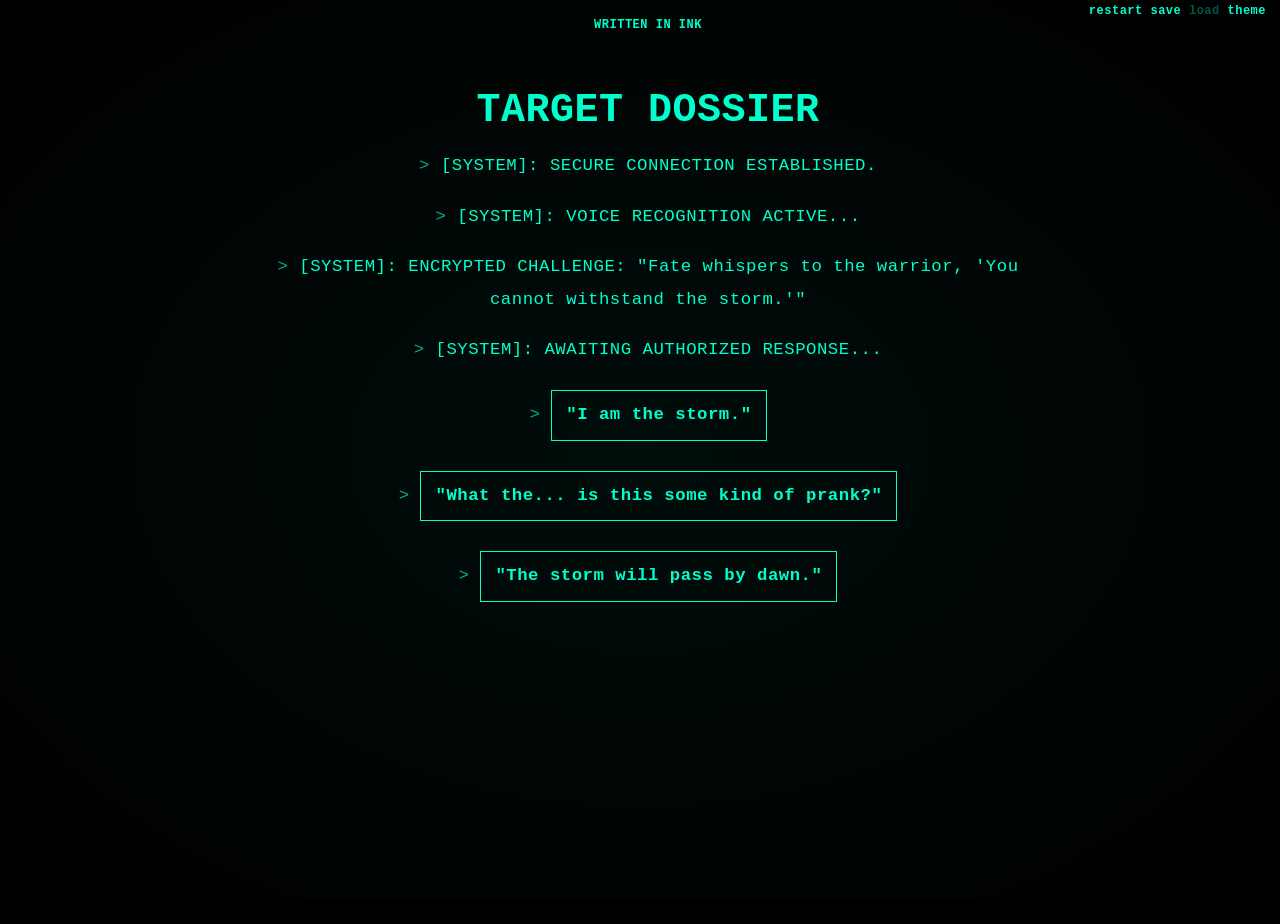
<file: games/target-dossier/index.html>
﻿<!doctype html>
<html lang="en">
<head>
    <meta charset="utf-8">

    <title>Target Dossier</title>

    <meta name="viewport" content="width=device-width, initial-scale=1.0">

    <link rel="stylesheet" href="style.css">

</head>

<body>

    <div class="outerContainer">
        <h3 class="written-in-ink"><a href="https://www.inklestudios.com/ink">WRITTEN IN INK</a></h3>

        <div id="controls" class="buttons">
          <a id="rewind" title="Restart story from beginning">restart</a>
          <a id="save" title="Save progress">save</a>
          <a id="reload" title="Reload from save point">load</a>
          <a id="theme-switch" title="Switch theme">theme</a>
        </div>

        <div id="story" class="container">
            <div class="header">
                <h1>Target Dossier</h1>
                <h2 class="byline"></h2>
            </div>
        </div>
    </div>

    <script src="ink.js"></script>
    <script src="Yuchen_Project1_Part2_New.js"></script>
    <script src="main.js"></script>
</body>
</html>
</file>
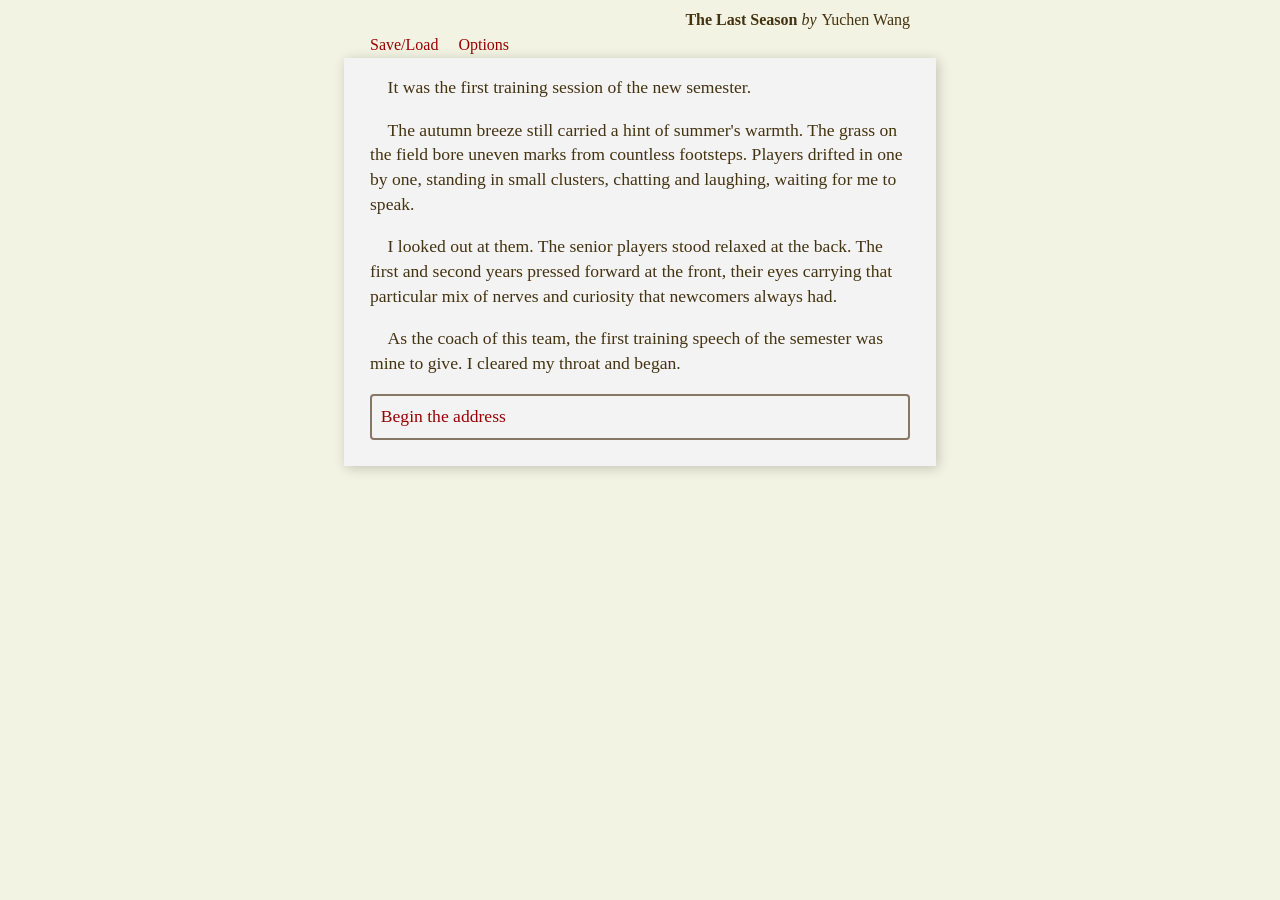
<file: games/the-last-season/index.html>
<!DOCTYPE html>
<html lang="en">
  <head>
    <meta charset="utf-8">
    <meta name="viewport" content="width=device-width, initial-scale=1">
    <meta prefix="ifiction: http://babel.ifarchive.org/protocol/iFiction/"
        property="ifiction:ifid" content="">
    <title>Dendry Interpreter</title>
    <link rel="stylesheet" type="text/css" href="game.css">
    <script src="jquery-1.11.1.min.js"></script>
  </head>
  <body>
    <div class="background" id="bg2">
    </div>

    <div class="background" id="bg1">
    </div>

    <header>
      <h1 id="game-title">Dendry project</h1>
      <h2 id="game-author">Borogove</h2>

      <div id="header-links">
        <!--<a id="stats-link" onclick="window.showStats();" href="#">Status</a>-->
        <a onclick="window.showSaveSlots();" href="#">Save/Load</a>
        <a onclick="window.showOptions();" href="#">Options</a>
      </div>

    </header>

    <div id="options" class="overlay" style="display: none;">
        <div class="overlay_top">
            <table>
                <tr>
                    <td>
                        <label for="backgrounds_yes">Enable backgrounds</label>
                    </td>
                    <td>
                        <input type="radio" id="backgrounds_yes" name="backgrounds" value="1" onclick="window.enableBg();">
                    </td>
                </tr>
                <tr>
                    <td>
                        <label for="backgrounds_no">Disable backgrounds</label>
                    </td>
                    <td>
                        <input type="radio" id="backgrounds_no" name="backgrounds" value="0" onclick="window.disableBg();">
                    </td>
                </tr>
                <tr>
                    <td> <hr> </td>
                </tr>
                <tr>
                    <td>
                        <label for="animate_yes">Enable animation</label>
                    </td>
                    <td>
                        <input type="radio" id="animate_yes" name="animate" value="1" onclick="window.enableAnimate();">
                    </td>
                </tr>
                <tr>
                    <td>
                        <label for="animate_no">Disable animation</label>
                    </td>
                    <td>
                        <input type="radio" id="animate_no" name="animate" value="0" onclick="window.disableAnimate();">
                    </td>
                </tr>
                <tr>
                    <td> <hr> </td>
                </tr>
                <tr>
                    <td>
                        <label for="animate_bg_yes">Enable background animation</label>
                    </td>
                    <td>
                        <input type="radio" id="animate_bg_yes" name="animate_bg" value="1" onclick="window.enableAnimateBg();">
                    </td>
                </tr>
                <tr>
                    <td>
                        <label for="animate_bg_no">Disable background animation</label>
                    </td>
                    <td>
                        <input type="radio" id="animate_bg_no" name="animate_bg" value="0" onclick="window.disableAnimateBg();">
                    </td>
                </tr>
                <tr>
                    <td>
                        <button onclick="window.hideOptions();">Close</button>
                    </td>
                </tr>
            </table>
        </div>
    </div>

    <div id="save" style="display: none;">
        <table id="saves_table">
            <tr>
                <td>Auto-0</td>
                <td>
                    <button class="b save_button" id="save_button_a0">Save</button>
                </td>
                <td>
                    <button class="b delete_button" id="delete_button_a0">Delete</button>
                </td>
                <td class="save_info" id="save_info_a0"></td>
            </tr>
            <tr>
                <td>Auto-1</td>
                <td>
                    <button class="b save_button" id="save_button_a1">Save</button>
                </td>
                <td>
                    <button class="b delete_button" id="delete_button_a1">Delete</button>
                </td>
                <td class="save_info" id="save_info_a1"></td>
            </tr>
            
            <tr>
                <td>0</td>
                <td>
                    <button class="b save_button" id="save_button_0">Save</button>
                </td>
                <td>
                    <button class="b delete_button" id="delete_button_0">Delete</button>
                </td>
                <td class="save_info" id="save_info_0"></td>
            </tr>
            <tr>
                <td>1</td>
                <td>
                    <button class="b save_button" id="save_button_1">Save</button>
                </td>
                <td>
                    <button class="b delete_button" id="delete_button_1">Delete</button>
                </td>
                <td class="save_info" id="save_info_1"></td>
            </tr>
            <tr>
                <td>2</td>
                <td>
                    <button class="b save_button" id="save_button_2">Save</button>
                </td>
                <td>
                    <button class="b delete_button" id="delete_button_2">Delete</button>
                </td>
                <td class="save_info" id="save_info_2"></td>
            </tr>
            <tr>
                <td>3</td>
                <td>
                    <button class="b save_button" id="save_button_3">Save</button>
                </td>
                <td>
                    <button class="b delete_button" id="delete_button_3">Delete</button>
                </td>
                <td class="save_info" id="save_info_3"></td>
            </tr>
            <tr>
                <td>4</td>
                <td>
                    <button class="b save_button" id="save_button_4">Save</button>
                </td>
                <td>
                    <button class="b delete_button" id="delete_button_4">Delete</button>
                </td>
                <td class="save_info" id="save_info_4"></td>
            </tr>
            <tr>
                <td>5</td>
                <td>
                    <button class="b save_button" id="save_button_5">Save</button>
                </td>
                <td>
                    <button class="b delete_button" id="delete_button_5">Delete</button>
                </td>
                <td class="save_info" id="save_info_5"></td>
            </tr>
            <tr>
                <td>6</td>
                <td>
                    <button class="b save_button" id="save_button_6">Save</button>
                </td>
                <td>
                    <button class="b delete_button" id="delete_button_6">Delete</button>
                </td>
                <td class="save_info" id="save_info_6"></td>
            </tr>
            <tr>
                <td>7</td>
                <td>
                    <button class="b save_button" id="save_button_7">Save</button>
                </td>
                <td>
                    <button class="b delete_button" id="delete_button_7">Delete</button>
                </td>
                <td class="save_info" id="save_info_7"></td>
            </tr>
            <tr>
                <td>
                    <button onclick="window.hideSaveSlots();">Close</button>
                </td>
            </tr>
        </table>
    </div>

    <!-- Sprite stuff - feel free to comment out/remove if not using -->
    <div id="contentSpriteContainer">
        <div class="sprite" id="topLeftSprite"></div>
        <div class="sprite" id="topRightSprite"></div>

        <div class="sprite" id="bottomLeftSprite"></div>
        <div class="sprite" id="bottomRightSprite"></div>
    </div>

    <div id='content'></div>

    <footer>
      <!--
      <p>
        <a onclick="window.showSaveSlots();" href="#">Save/Load</a>
        <a onclick="window.quickSave();" href="#">Quick Save</a>
        <a onclick="window.quickLoad();" href="#">Quick Load</a>
      </p>

      &copy; 2021 Autumn Chen.
      Made with <a href="https://github.com/aucchen/dendry">Dendry</a>.
      -->
    </footer>
    <script src="gamedata.js"></script>
    <script>
        const gameData = window.game;
        $("#game-title").text(gameData.title);
        $("#game-author").text(gameData.author);
        window.game={compiled:JSON.stringify(gameData)}
        
        const core = document.createElement( "script" );
        core.src = "core.js";
        document.head.appendChild( core );
        const gameScript = document.createElement( "script" );
        gameScript.src = "game.js";
        document.head.appendChild( gameScript );
    </script>
  </body>
</html>
</file>
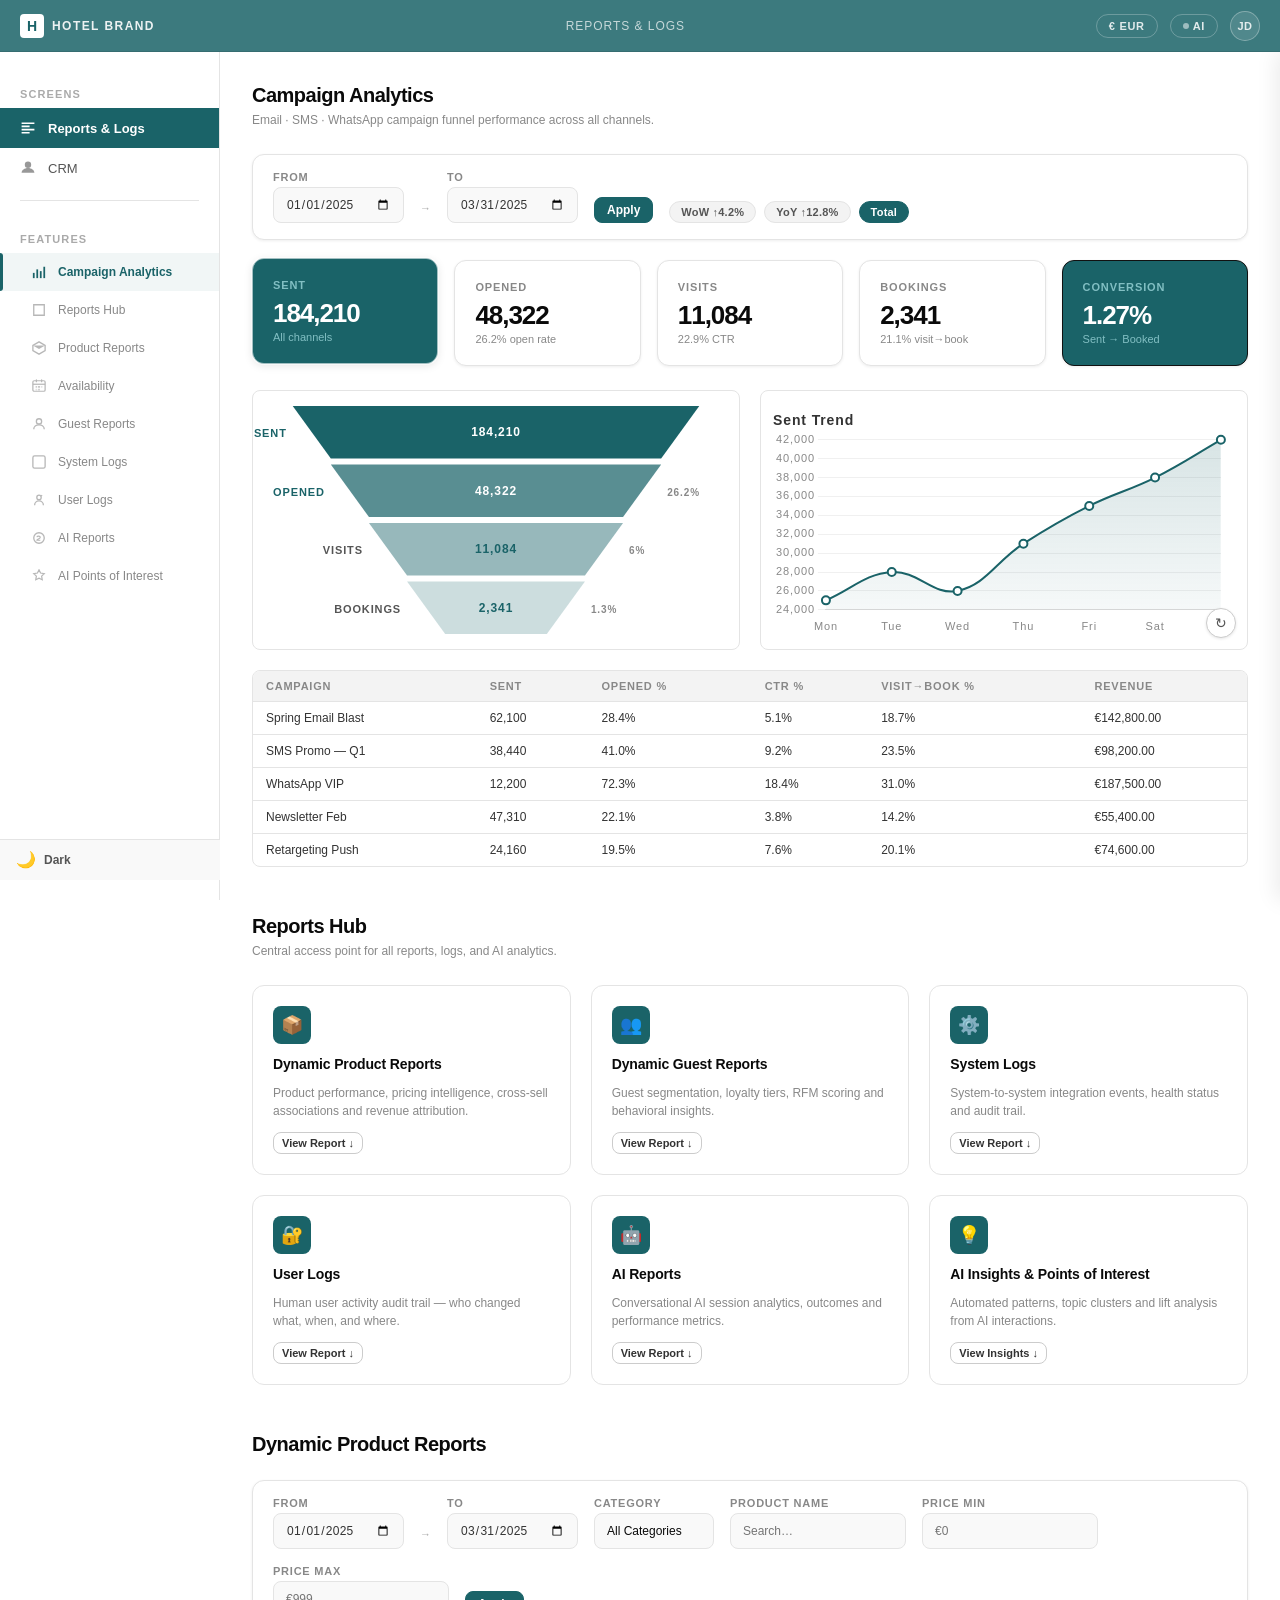
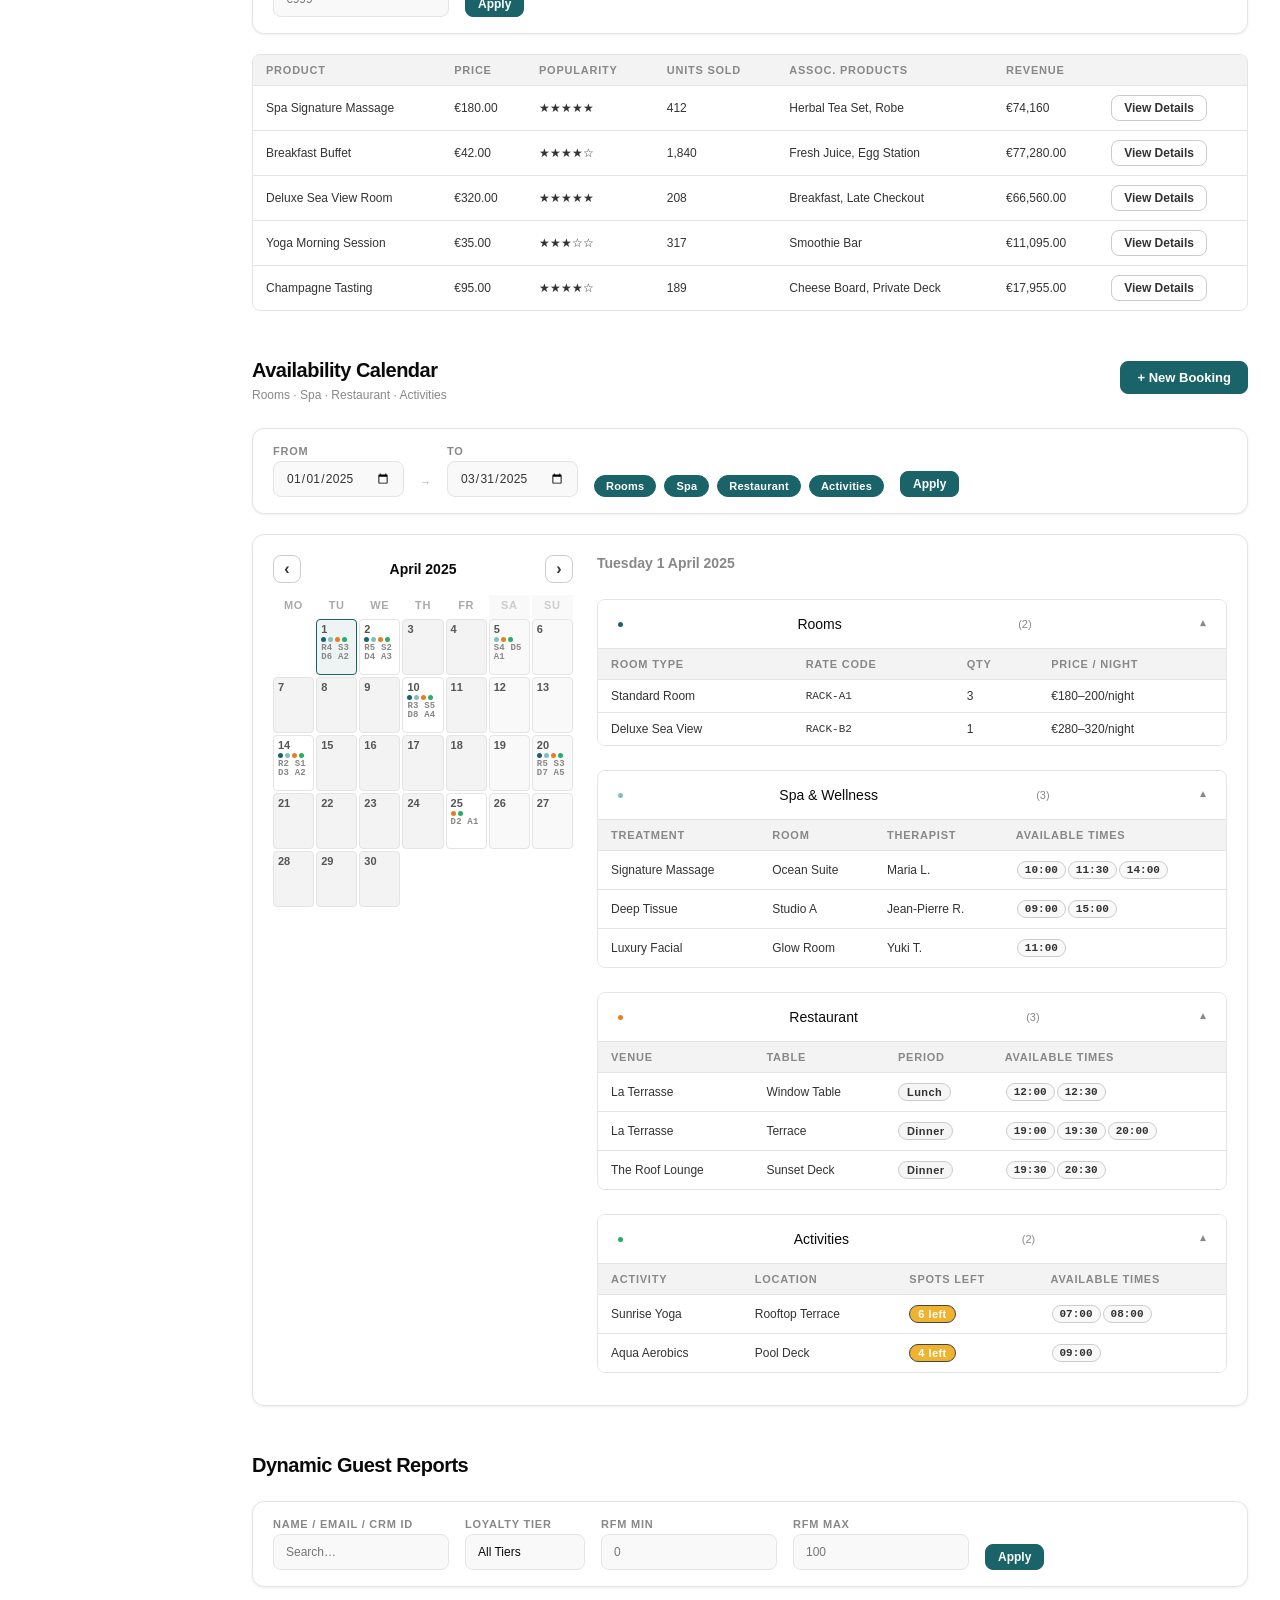
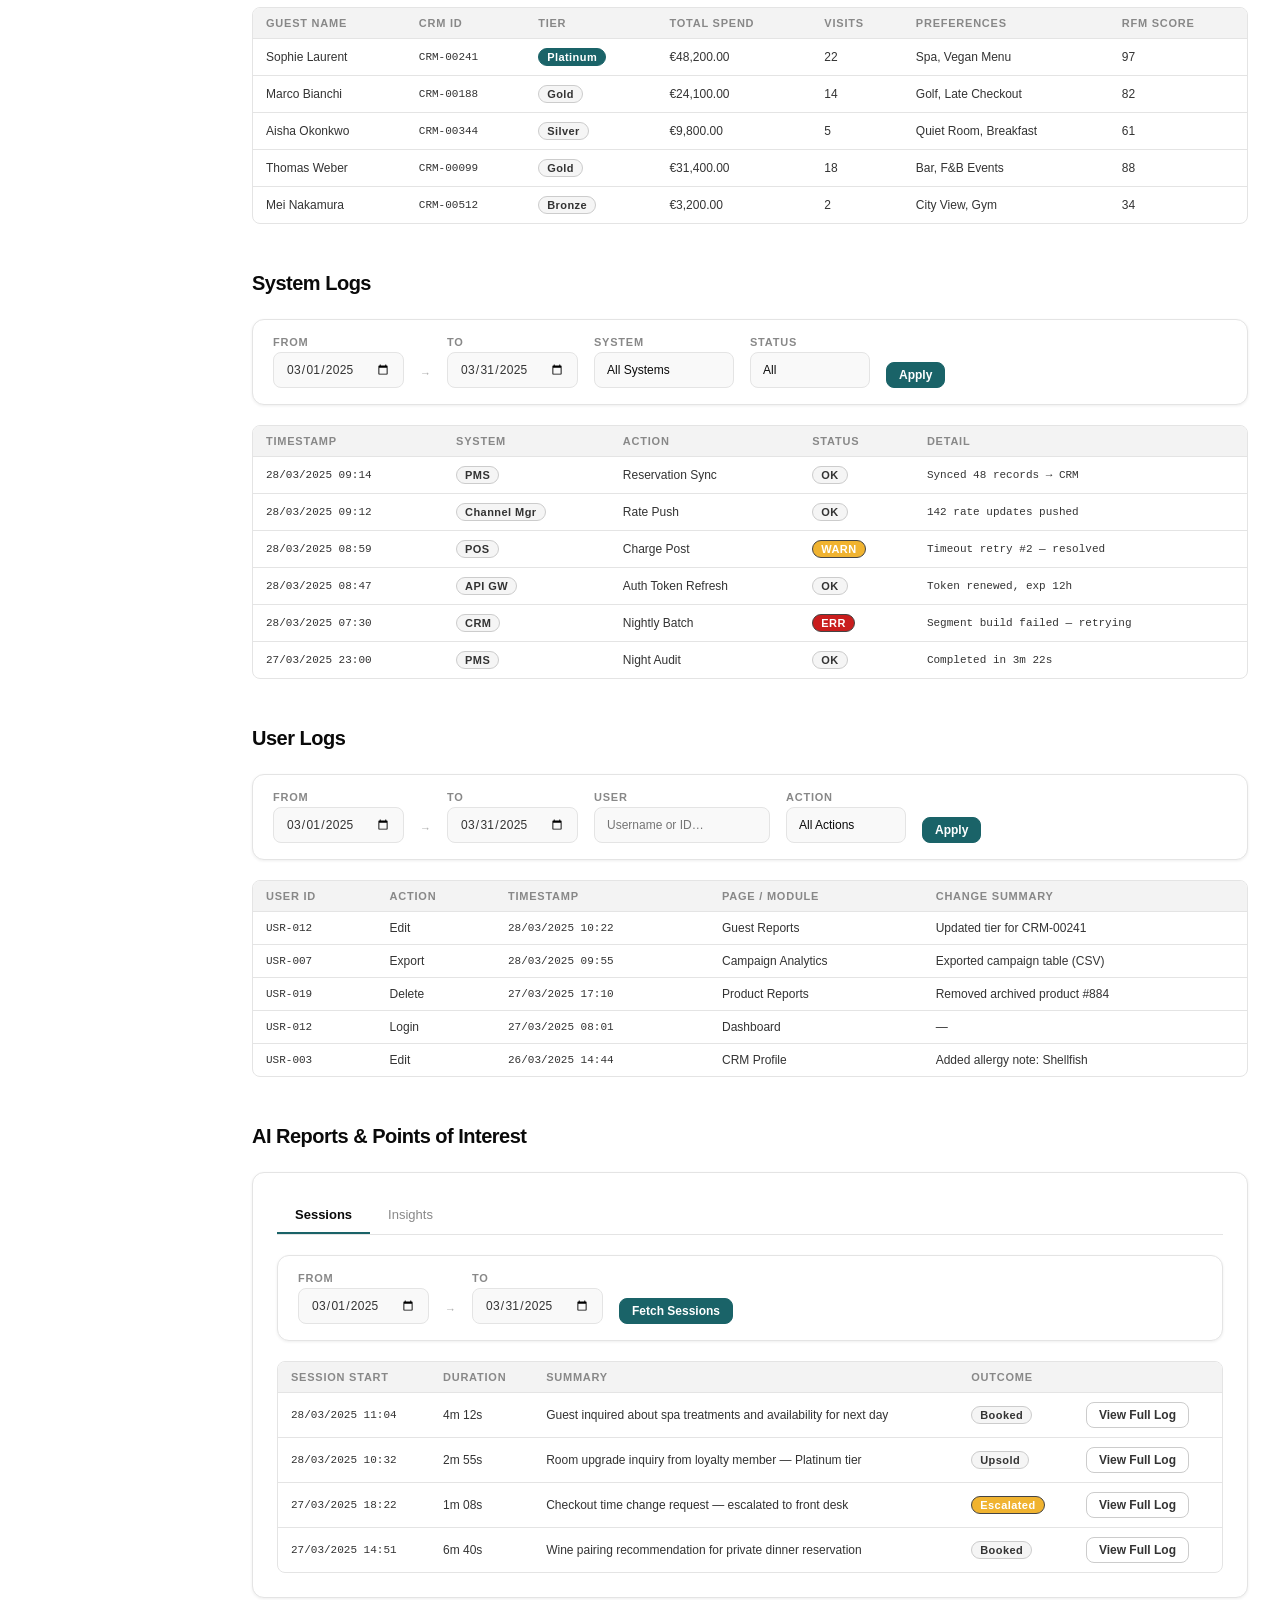
<file: web/hotel/index.html>
<!DOCTYPE html>
<html lang="en">

<head>
  <meta charset="UTF-8">
  <meta name="viewport" content="width=device-width,initial-scale=1.0">
  <title>Hotel Back‑Office</title>
  <!--
  ===== Style Guide / Token Reference =====
  Spacing:  --s1:4px --s2:8px --s3:12px --s4:16px --s5:20px --s6:24px --s8:32px --s10:40px --s12:48px
  Radius:   --r1:4px --r2:8px --r3:12px --r4:16px --r5:20px --rpill:100px
  Shadows:  --sh1: 0 1px 3px rgba(0,0,0,.08)  --sh2: 0 2px 8px rgba(0,0,0,.12)  --sh3: 0 4px 20px rgba(0,0,0,.18)
  Typography scale:
    --fs-xs:11px  --fs-sm:12px  --fs-base:13px  --fs-md:14px  --fs-lg:16px  --fs-xl:20px  --fs-2xl:24px
  Font: 'Söhne' (system fallback stack for refinement)
-->
  
  
  
  <link rel="stylesheet" href="styles.css">
  <script src="chart.umd.js"></script>
</head>

<body>
  <a class="skip-link" href="#main-content">Skip to content</a>

  <!-- ===== Section: Top App Bar ===== -->
  <header class="topbar" role="banner">
    <div class="topbar-logo-wrap">
      <!-- White-label logo placeholder -->
      <div
        style="width:24px;height:24px;background:#fff;border-radius:4px;display:flex;align-items:center;justify-content:center;color:var(--c-black);font-weight:bold;font-size:14px;line-height:1;">
        H</div>
      <span class="topbar-logo">Hotel Brand</span>
    </div>
    <span class="topbar-title" id="screen-title" aria-live="polite">Reports &amp; Logs</span>
    <div class="topbar-right">
      <!-- ===== Currency Picker Button ===== -->
      <div class="lc-btn-wrap">
        <button class="ai-launcher" id="lc-btn" aria-label="Change currency" aria-expanded="false" aria-haspopup="true">
          <span id="lc-btn-symbol">€</span>
          <span id="lc-btn-label">EUR</span>
        </button>
      </div>
      <button class="ai-launcher" id="ai-launcher-btn" aria-label="Open AI chat" aria-expanded="false">
        <span class="ai-launcher-dot"></span>
        <span>AI</span>
      </button>
      <div class="avatar-wrap">
        <button class="avatar-btn" id="avatar-btn" aria-label="User menu" aria-expanded="false"
          aria-haspopup="true">JD</button>
        <div class="avatar-dropdown" id="avatar-dropdown" role="menu">
          <a href="#" role="menuitem" tabindex="-1">My Account</a>
          <a href="#" role="menuitem" tabindex="-1">Sign out</a>
        </div>
      </div>
    </div>
  </header>

  <!-- ===== Section: Nav Rail ===== -->
  <nav class="nav-rail" role="navigation" aria-label="Main navigation">
    <div class="nav-section-lbl">Screens</div>
    <button class="nav-btn active" id="nav-screen-a" data-screen="a" aria-current="page">
      <svg width="16" height="16" viewBox="0 0 20 20" fill="currentColor">
        <path d="M2 3h16v2H2V3zm0 4h10v2H2V7zm0 4h16v2H2v-2zm0 4h10v2H2v-2z" />
      </svg>
      <span>Reports &amp; Logs</span>
    </button>
    <button class="nav-btn" id="nav-screen-b" data-screen="b">
      <svg width="16" height="16" viewBox="0 0 20 20" fill="currentColor">
        <path d="M10 2a4 4 0 100 8 4 4 0 000-8zM2 16c0-3.3 3.6-6 8-6s8 2.7 8 6H2z" />
      </svg>
      <span>CRM</span>
    </button>
    <div class="nav-divider"></div>

    <!-- ── Reports features (visible on screen-a only) ── -->
    <div id="nav-group-reports">
      <div class="nav-section-lbl">Features</div>
      <button class="nav-btn feat" data-anchor="period-stats" data-target-screen="a"><svg width="14" height="14"
          viewBox="0 0 16 16" fill="currentColor">
          <rect x="1" y="9" width="2" height="6" />
          <rect x="5" y="5" width="2" height="10" />
          <rect x="9" y="7" width="2" height="8" />
          <rect x="13" y="2" width="2" height="13" />
        </svg><span>Campaign Analytics</span></button>
      <button class="nav-btn feat" data-anchor="reports-hub" data-target-screen="a"><svg width="14" height="14"
          viewBox="0 0 16 16" fill="currentColor">
          <path d="M2 2h12v12H2z" fill="none" stroke="currentColor" stroke-width="1.5" />
          <path d="M5 6h6M5 9h4" />
        </svg><span>Reports Hub</span></button>
      <button class="nav-btn feat" data-anchor="product-reports" data-target-screen="a"><svg width="14" height="14"
          viewBox="0 0 16 16" fill="currentColor">
          <path d="M8 1L1 5v6l7 4 7-4V5z" fill="none" stroke="currentColor" stroke-width="1.5" />
          <path d="M8 9v6M1 5l7 4 7-4" />
        </svg><span>Product Reports</span></button>
      <!-- NAV BUTTON: Availability Calendar -->
      <button class="nav-btn feat" data-anchor="pr-availability" data-target-screen="a"><svg width="14" height="14"
          viewBox="0 0 16 16" fill="currentColor">
          <rect x="1" y="2" width="14" height="12" rx="1.5" fill="none" stroke="currentColor" stroke-width="1.4"/>
          <path d="M1 6h14" stroke="currentColor" stroke-width="1.4"/>
          <path d="M5 1v2M11 1v2" stroke="currentColor" stroke-width="1.4" stroke-linecap="round"/>
          <rect x="4" y="8" width="2" height="2" rx=".5" fill="currentColor" opacity=".7"/>
          <rect x="7" y="8" width="2" height="2" rx=".5" fill="currentColor"/>
          <rect x="10" y="8" width="2" height="2" rx=".5" fill="currentColor" opacity=".4"/>
          <rect x="4" y="11" width="2" height="2" rx=".5" fill="currentColor" opacity=".4"/>
          <rect x="7" y="11" width="2" height="2" rx=".5" fill="currentColor" opacity=".7"/>
        </svg><span>Availability</span></button>
      <button class="nav-btn feat" data-anchor="guest-reports" data-target-screen="a"><svg width="14" height="14"
          viewBox="0 0 16 16" fill="currentColor">
          <circle cx="8" cy="5" r="3" fill="none" stroke="currentColor" stroke-width="1.5" />
          <path d="M2 14c0-3 2.7-5 6-5s6 2 6 5" fill="none" stroke="currentColor" stroke-width="1.5" />
        </svg><span>Guest Reports</span></button>
      <button class="nav-btn feat" data-anchor="system-logs" data-target-screen="a"><svg width="14" height="14"
          viewBox="0 0 16 16" fill="currentColor">
          <rect x="1" y="1" width="14" height="14" rx="2" fill="none" stroke="currentColor" stroke-width="1.5" />
          <path d="M4 5h8M4 8h5M4 11h7" />
        </svg><span>System Logs</span></button>
      <button class="nav-btn feat" data-anchor="user-logs" data-target-screen="a"><svg width="14" height="14"
          viewBox="0 0 16 16" fill="currentColor">
          <circle cx="8" cy="5" r="2.5" fill="none" stroke="currentColor" stroke-width="1.5" />
          <path d="M3 14c0-2.8 2.2-5 5-5s5 2.2 5 5" fill="none" stroke="currentColor" stroke-width="1.5" />
          <path d="M10.5 2.5l1 1" stroke="currentColor" stroke-width="1.5" />
        </svg><span>User Logs</span></button>
      <button class="nav-btn feat" data-anchor="ai-analytics" data-target-screen="a" data-tab="sessions"><svg width="14"
          height="14" viewBox="0 0 16 16" fill="currentColor">
          <circle cx="8" cy="8" r="6" fill="none" stroke="currentColor" stroke-width="1.5" />
          <path d="M5.5 7c.5-1.5 4-1.5 4 0 0 2-4 2-4 3.5h4" stroke="currentColor" stroke-width="1.2" fill="none" />
        </svg><span>AI Reports</span></button>
      <button class="nav-btn feat" data-anchor="ai-analytics" data-target-screen="a" data-tab="insights"><svg width="14"
          height="14" viewBox="0 0 16 16" fill="currentColor">
          <path d="M8 1l1.8 3.6L14 5.3l-3 2.9.7 4.1L8 10.4l-3.7 1.9.7-4.1-3-2.9 4.2-.7z" fill="none" stroke="currentColor"
            stroke-width="1.4" />
        </svg><span>AI Points of Interest</span></button>
    </div>

    <!-- ── CRM features (visible on screen-b only) ── -->
    <div id="nav-group-crm" style="display:none">
      <div class="nav-section-lbl">CRM</div>
      <!-- Always visible in CRM screen -->
      <button class="nav-btn feat" data-anchor="crm-search-bar" data-target-screen="b"><svg width="14" height="14"
          viewBox="0 0 16 16" fill="currentColor">
          <circle cx="6.5" cy="6.5" r="4" fill="none" stroke="currentColor" stroke-width="1.5" />
          <path d="M10 10l3 3" stroke="currentColor" stroke-width="1.5" stroke-linecap="round" />
        </svg><span>Guest Search</span></button>

      <!-- Only visible after a guest is loaded -->
      <div id="nav-crm-guest-items" style="display:none">
        <button class="nav-btn feat" data-anchor="crm-profile" data-target-screen="b"><svg width="14" height="14"
            viewBox="0 0 16 16" fill="currentColor">
            <rect x="1" y="3" width="14" height="10" rx="2" fill="none" stroke="currentColor" stroke-width="1.5" />
            <circle cx="5.5" cy="8" r="2" fill="none" stroke="currentColor" stroke-width="1.2" />
            <path d="M9 6h4M9 9h3" />
          </svg><span>Profile &amp; Contact</span></button>
        <button class="nav-btn feat nav-sub" data-anchor="acc-current-res" data-target-screen="b"><svg width="14" height="14"
            viewBox="0 0 16 16" fill="currentColor">
            <rect x="1" y="3" width="14" height="10" rx="1" fill="none" stroke="currentColor" stroke-width="1.3" />
            <path d="M5 7h6M5 10h4" stroke="currentColor" stroke-width="1.2" />
          </svg><span>Current Reservations</span></button>
        <button class="nav-btn feat nav-sub" data-anchor="acc-hist-res" data-target-screen="b"><svg width="14" height="14"
            viewBox="0 0 16 16" fill="currentColor">
            <circle cx="8" cy="8" r="6" fill="none" stroke="currentColor" stroke-width="1.3" />
            <path d="M8 5v3l2 2" stroke="currentColor" stroke-width="1.3" stroke-linecap="round" />
          </svg><span>Historical</span></button>
        <button class="nav-btn feat nav-sub" data-anchor="acc-cancellations" data-target-screen="b"><svg width="14" height="14"
            viewBox="0 0 16 16" fill="currentColor">
            <path d="M3 3l10 10M13 3L3 13" stroke="currentColor" stroke-width="1.4" stroke-linecap="round" />
          </svg><span>Cancellations</span></button>
        <button class="nav-btn feat nav-sub" data-anchor="acc-preferences" data-target-screen="b"><svg width="14" height="14"
            viewBox="0 0 16 16" fill="currentColor">
            <path d="M2 4h12M4 8h8M6 12h4" stroke="currentColor" stroke-width="1.4" stroke-linecap="round" />
          </svg><span>Preferences</span></button>
        <button class="nav-btn feat nav-sub" data-anchor="acc-allergies" data-target-screen="b"><svg width="14" height="14"
            viewBox="0 0 16 16" fill="currentColor">
            <path d="M8 2l1.5 4h4l-3.2 2.4 1.2 3.8L8 10l-3.5 2.2 1.2-3.8L2.5 6h4z" fill="none" stroke="currentColor"
              stroke-width="1.3" />
          </svg><span>Allergies</span></button>
        <button class="nav-btn feat nav-sub" data-anchor="acc-rfm" data-target-screen="b"><svg width="14" height="14"
            viewBox="0 0 16 16" fill="currentColor">
            <polyline points="1,13 5,7 9,10 13,3" fill="none" stroke="currentColor" stroke-width="1.4"
              stroke-linecap="round" stroke-linejoin="round" />
          </svg><span>RFM Trend</span></button>
      </div>
    </div>

    <!-- ===== Dark Mode Toggle (bottom of nav-rail, matches wireframe position) ===== -->
    <button id="theme-toggle-btn" onclick="toggleTheme()" aria-label="Switch to dark mode"
      style="position:fixed;bottom:20px;left:0;width:var(--nav-w);display:flex;align-items:center;gap:var(--s2);
             padding:var(--s3) var(--s4);border:none;border-top:1px solid var(--c-border);
             background:var(--c-surface);color:var(--c-text3);cursor:pointer;font-family:var(--ff);
             font-size:var(--fs-sm);font-weight:600;z-index:120;transition:background .15s,color .15s">
      <span id="theme-icon" style="font-size:16px;line-height:1">🌙</span>
      <span id="theme-label">Dark Mode</span>
    </button>
  </nav>

  <!-- ===== Section: Main Content ===== -->
  <div class="layout" id="layout" role="main">
    <div class="main-scroll" id="main-content">

      <!-- ════════════════════════════════════════════════
     SCREEN A: Reports & Logs & AI
     ════════════════════════════════════════════════ -->
      <div class="screen active" id="screen-a">

        <!-- Module A1: Campaign Analytics -->
        <section class="module" id="period-stats" aria-labelledby="a1-title">
          <div class="module-header">
            <h2 class="module-title" id="a1-title">Campaign Analytics</h2>
            <p class="module-desc">Email · SMS · WhatsApp campaign funnel performance across all channels.</p>
          </div>
          <div class="filter-bar" role="search" aria-label="Date range filters">
            <div class="fg"><label class="flabel" for="ps-from">From</label><input class="finput finput-sm" type="date"
                id="ps-from" value="2025-01-01"></div>
            <span class="sep">→</span>
            <div class="fg"><label class="flabel" for="ps-to">To</label><input class="finput finput-sm" type="date"
                id="ps-to" value="2025-03-31"></div>
            <button class="btn btn-primary btn-sm">Apply</button>
            <div class="chip-row" style="align-items:flex-end">
              <span class="chip trend">WoW ↑4.2%</span>
              <span class="chip trend">YoY ↑12.8%</span>
              <button class="chip chip-total-btn active" id="ps-total-btn" onclick="psSelectCampaign(null)" aria-pressed="true">Total</button>
            </div>
          </div>
          <div class="kpi-grid">
            <div class="kpi-card dark" role="button" tabindex="0" data-metric="sent" aria-pressed="false">
              <div class="kpi-label">Sent</div>
              <div class="kpi-value" id="ps-kpi-sent">184,210</div>
              <div class="kpi-sub" id="ps-kpi-sent-sub">All channels</div>
            </div>
            <div class="kpi-card" role="button" tabindex="0" data-metric="opened" aria-pressed="false">
              <div class="kpi-label">Opened</div>
              <div class="kpi-value" id="ps-kpi-opened">48,322</div>
              <div class="kpi-sub" id="ps-kpi-opened-sub">26.2% open rate</div>
            </div>
            <div class="kpi-card" role="button" tabindex="0" data-metric="visits" aria-pressed="false">
              <div class="kpi-label">Visits</div>
              <div class="kpi-value" id="ps-kpi-visits">11,084</div>
              <div class="kpi-sub" id="ps-kpi-visits-sub">22.9% CTR</div>
            </div>
            <div class="kpi-card" role="button" tabindex="0" data-metric="bookings" aria-pressed="false">
              <div class="kpi-label">Bookings</div>
              <div class="kpi-value" id="ps-kpi-bookings">2,341</div>
              <div class="kpi-sub" id="ps-kpi-bookings-sub">21.1% visit→book</div>
            </div>
            <div class="kpi-card dark" role="button" tabindex="0" data-metric="conversion" aria-pressed="false">
              <div class="kpi-label">Conversion</div>
              <div class="kpi-value" id="ps-kpi-conversion">1.27%</div>
              <div class="kpi-sub" id="ps-kpi-conversion-sub">Sent → Booked</div>
            </div>
          </div>
          <div class="chart-grid-2" style="margin-bottom:var(--s5)">
            <!-- Funnel Chart (SVG) -->
            <div class="chart-ph" style="height:260px;position:relative;padding:12px;">
              <svg id="funnelChart" width="100%" height="100%" style="display:block;overflow:visible" aria-label="Funnel conversion chart"></svg>
            </div>
            <!-- Trend Chart (Chart.js Canvas) -->
            <div style="position:relative">
              <div class="chart-ph" id="ps-trend-chart" data-series="sent"
                style="height:260px;position:relative;padding:12px;">
                <canvas id="trendChart"></canvas>
              </div>
              <button id="ps-reset-btn" aria-label="Reset to overall trend" title="Reset trend" style="position:absolute;bottom:12px;right:12px;width:30px;height:30px;padding:0;
                 border-radius:50%;border:1px solid var(--c-border2);background:#fff;
                 color:var(--c-text3);cursor:pointer;display:flex;align-items:center;
                 justify-content:center;transition:border-color .12s,color .12s,transform .3s;
                 font-size:14px;line-height:1;font-family:inherit;box-shadow:0 1px 3px rgba(0,0,0,.1)"
                onmouseenter="this.style.borderColor='var(--c-black)';this.style.color='var(--c-black)'"
                onmouseleave="this.style.borderColor='var(--c-border2)';this.style.color='var(--c-text3)'">&#8635;</button>
            </div>
          </div>
          <div class="table-wrap">
            <table aria-label="Campaign performance">
              <thead>
                <tr>
                  <th>Campaign</th>
                  <th>Sent</th>
                  <th>Opened %</th>
                  <th>CTR %</th>
                  <th>Visit→Book %</th>
                  <th>Revenue</th>
                </tr>
              </thead>
              <tbody>
                <tr class="ps-campaign-row" data-campaign="spring" style="cursor:pointer" onclick="psSelectCampaign('spring')" title="Click to drill into this campaign">
                  <td>Spring Email Blast</td>
                  <td>62,100</td>
                  <td>28.4%</td>
                  <td>5.1%</td>
                  <td>18.7%</td>
                  <td><span class="lc-price" data-price="142800" tabindex="0" role="button" aria-label="Change currency">€142,800</span></td>
                </tr>
                <tr class="ps-campaign-row" data-campaign="sms" style="cursor:pointer" onclick="psSelectCampaign('sms')" title="Click to drill into this campaign">
                  <td>SMS Promo — Q1</td>
                  <td>38,440</td>
                  <td>41.0%</td>
                  <td>9.2%</td>
                  <td>23.5%</td>
                  <td><span class="lc-price" data-price="98200"  tabindex="0" role="button" aria-label="Change currency">€98,200</span></td>
                </tr>
                <tr class="ps-campaign-row" data-campaign="whatsapp" style="cursor:pointer" onclick="psSelectCampaign('whatsapp')" title="Click to drill into this campaign">
                  <td>WhatsApp VIP</td>
                  <td>12,200</td>
                  <td>72.3%</td>
                  <td>18.4%</td>
                  <td>31.0%</td>
                  <td><span class="lc-price" data-price="187500" tabindex="0" role="button" aria-label="Change currency">€187,500</span></td>
                </tr>
                <tr class="ps-campaign-row" data-campaign="newsletter" style="cursor:pointer" onclick="psSelectCampaign('newsletter')" title="Click to drill into this campaign">
                  <td>Newsletter Feb</td>
                  <td>47,310</td>
                  <td>22.1%</td>
                  <td>3.8%</td>
                  <td>14.2%</td>
                  <td><span class="lc-price" data-price="55400"  tabindex="0" role="button" aria-label="Change currency">€55,400</span></td>
                </tr>
                <tr class="ps-campaign-row" data-campaign="retargeting" style="cursor:pointer" onclick="psSelectCampaign('retargeting')" title="Click to drill into this campaign">
                  <td>Retargeting Push</td>
                  <td>24,160</td>
                  <td>19.5%</td>
                  <td>7.6%</td>
                  <td>20.1%</td>
                  <td><span class="lc-price" data-price="74600"  tabindex="0" role="button" aria-label="Change currency">€74,600</span></td>
                </tr>
              </tbody>
            </table>
          </div>
        </section>

        <!-- Module A2: Reports Hub -->
        <section class="module" id="reports-hub" aria-labelledby="a2-title">
          <div class="module-header">
            <h2 class="module-title" id="a2-title">Reports Hub</h2>
            <p class="module-desc">Central access point for all reports, logs, and AI analytics.</p>
          </div>
          <div class="report-grid">
            <div class="report-card">
              <div class="report-icon">📦</div>
              <div class="report-card-title">Dynamic Product Reports</div>
              <div class="report-card-desc">Product performance, pricing intelligence, cross-sell associations and
                revenue attribution.</div>
              <button class="btn btn-ghost btn-sm btn-report" aria-label="Open Dynamic Product Reports"
                onclick="navToModule('product-reports','a')">View Report ↓</button>
            </div>
            <div class="report-card">
              <div class="report-icon">👥</div>
              <div class="report-card-title">Dynamic Guest Reports</div>
              <div class="report-card-desc">Guest segmentation, loyalty tiers, RFM scoring and behavioral insights.
              </div>
              <button class="btn btn-ghost btn-sm btn-report" aria-label="Open Dynamic Guest Reports"
                onclick="navToModule('guest-reports','a')">View Report ↓</button>
            </div>
            <div class="report-card">
              <div class="report-icon">⚙️</div>
              <div class="report-card-title">System Logs</div>
              <div class="report-card-desc">System-to-system integration events, health status and audit trail.</div>
              <button class="btn btn-ghost btn-sm btn-report" aria-label="Open System Logs"
                onclick="navToModule('system-logs','a')">View Report ↓</button>
            </div>
            <div class="report-card">
              <div class="report-icon">🔐</div>
              <div class="report-card-title">User Logs</div>
              <div class="report-card-desc">Human user activity audit trail — who changed what, when, and where.</div>
              <button class="btn btn-ghost btn-sm btn-report" aria-label="Open User Logs"
                onclick="navToModule('user-logs','a')">View Report ↓</button>
            </div>
            <div class="report-card">
              <div class="report-icon">🤖</div>
              <div class="report-card-title">AI Reports</div>
              <div class="report-card-desc">Conversational AI session analytics, outcomes and performance metrics.</div>
              <button class="btn btn-ghost btn-sm btn-report" aria-label="Open AI Reports"
                onclick="navToModule('ai-analytics','a','sessions')">View Report ↓</button>
            </div>
            <div class="report-card">
              <div class="report-icon">💡</div>
              <div class="report-card-title">AI Insights &amp; Points of Interest</div>
              <div class="report-card-desc">Automated patterns, topic clusters and lift analysis from AI interactions.
              </div>
              <button class="btn btn-ghost btn-sm btn-report" aria-label="Open AI Insights and Points of Interest"
                onclick="navToModule('ai-analytics','a','insights')">View Insights ↓</button>
            </div>
          </div>
        </section>

        <!-- Module A3: Product Reports -->
        <section class="module" id="product-reports" aria-labelledby="a3-title">
          <div class="module-header">
            <h2 class="module-title" id="a3-title">Dynamic Product Reports</h2>
          </div>
          <div class="filter-bar">
            <div class="fg"><label class="flabel" for="pr-from">From</label><input class="finput finput-sm" type="date"
                id="pr-from" value="2025-01-01"></div>
            <span class="sep">→</span>
            <div class="fg"><label class="flabel" for="pr-to">To</label><input class="finput finput-sm" type="date"
                id="pr-to" value="2025-03-31"></div>
            <div class="fg"><label class="flabel" for="pr-cat">Category</label>
              <select class="finput" id="pr-cat">
                <option>All Categories</option>
                <option>F&amp;B</option>
                <option>Spa</option>
                <option>Rooms</option>
                <option>Activities</option>
              </select>
            </div>
            <div class="fg"><label class="flabel" for="pr-name">Product Name</label><input class="finput" type="text"
                id="pr-name" placeholder="Search…"></div>
            <div class="fg"><label class="flabel" for="pr-pmin">Price Min</label><input class="finput finput-sm"
                type="number" id="pr-pmin" placeholder="€0"></div>
            <div class="fg"><label class="flabel" for="pr-pmax">Price Max</label><input class="finput finput-sm"
                type="number" id="pr-pmax" placeholder="€999"></div>
            <button class="btn btn-primary btn-sm">Apply</button>
          </div>
          <div class="table-wrap">
            <table aria-label="Product performance">
              <thead>
                <tr>
                  <th>Product</th>
                  <th>Price</th>
                  <th>Popularity</th>
                  <th>Units Sold</th>
                  <th>Assoc. Products</th>
                  <th>Revenue</th>
                  <th></th>
                </tr>
              </thead>
              <tbody>
                <tr>
                  <td>Spa Signature Massage</td>
                  <td><span class="lc-price" data-price="180" tabindex="0" role="button" aria-label="Change currency">€180</span></td>
                  <td>★★★★★</td>
                  <td>412</td>
                  <td>Herbal Tea Set, Robe</td>
                  <td>€74,160</td>
                  <td><button class="btn btn-ghost btn-sm"
                      onclick="openDialog('dlg-product','Spa Signature Massage')">View Details</button></td>
                </tr>
                <tr>
                  <td>Breakfast Buffet</td>
                  <td><span class="lc-price" data-price="42" tabindex="0" role="button" aria-label="Change currency">€42</span></td>
                  <td>★★★★☆</td>
                  <td>1,840</td>
                  <td>Fresh Juice, Egg Station</td>
                  <td><span class="lc-price" data-price="77280"  tabindex="0" role="button" aria-label="Change currency">€77,280</span></td>
                  <td><button class="btn btn-ghost btn-sm" onclick="openDialog('dlg-product','Breakfast Buffet')">View
                      Details</button></td>
                </tr>
                <tr>
                  <td>Deluxe Sea View Room</td>
                  <td><span class="lc-price" data-price="320" tabindex="0" role="button" aria-label="Change currency">€320</span></td>
                  <td>★★★★★</td>
                  <td>208</td>
                  <td>Breakfast, Late Checkout</td>
                  <td><span class="lc-price" data-price="66560"  tabindex="0" role="button" aria-label="Change currency">€66,560</span></td>
                  <td><button class="btn btn-ghost btn-sm"
                      onclick="openDialog('dlg-product','Deluxe Sea View Room')">View Details</button></td>
                </tr>
                <tr>
                  <td>Yoga Morning Session</td>
                  <td><span class="lc-price" data-price="35" tabindex="0" role="button" aria-label="Change currency">€35</span></td>
                  <td>★★★☆☆</td>
                  <td>317</td>
                  <td>Smoothie Bar</td>
                  <td><span class="lc-price" data-price="11095"  tabindex="0" role="button" aria-label="Change currency">€11,095</span></td>
                  <td><button class="btn btn-ghost btn-sm"
                      onclick="openDialog('dlg-product','Yoga Morning Session')">View Details</button></td>
                </tr>
                <tr>
                  <td>Champagne Tasting</td>
                  <td><span class="lc-price" data-price="95" tabindex="0" role="button" aria-label="Change currency">€95</span></td>
                  <td>★★★★☆</td>
                  <td>189</td>
                  <td>Cheese Board, Private Deck</td>
                  <td><span class="lc-price" data-price="17955"  tabindex="0" role="button" aria-label="Change currency">€17,955</span></td>
                  <td><button class="btn btn-ghost btn-sm" onclick="openDialog('dlg-product','Champagne Tasting')">View
                      Details</button></td>
                </tr>
              </tbody>
            </table>
          </div>
        </section>

        <!-- ===== AVAILABILITY MODULE ===== -->
        <!-- Module: Availability Calendar -->
        <section class="module" id="pr-availability" aria-labelledby="av-title" style="scroll-margin-top:calc(var(--topbar-h) + 20px)">
          <div class="module-header" style="display:flex;align-items:flex-start;justify-content:space-between;flex-wrap:wrap;gap:var(--s3)">
            <div>
              <h2 class="module-title" id="av-title">Availability Calendar</h2>
              <p class="module-desc">Rooms · Spa · Restaurant · Activities</p>
            </div>
            <button class="btn btn-primary" onclick="openNewBooking()" style="flex-shrink:0;margin-top:2px">+ New Booking</button>
          </div>

          <!-- Filter bar -->
          <div class="filter-bar" id="av-filter-bar">
            <div class="fg">
              <label class="flabel" for="av-from">From</label>
              <input class="finput finput-sm" type="date" id="av-from" value="2025-04-01">
            </div>
            <span class="sep">→</span>
            <div class="fg">
              <label class="flabel" for="av-to">To</label>
              <input class="finput finput-sm" type="date" id="av-to" value="2025-04-30">
            </div>
            <!-- Category chips -->
            <div style="display:flex;align-items:flex-end;gap:var(--s2)">
              <button class="chip active av-cat-chip" data-cat="rooms"      aria-pressed="true"  onclick="avToggleCat(this)">Rooms</button>
              <button class="chip active av-cat-chip" data-cat="spa"        aria-pressed="true"  onclick="avToggleCat(this)">Spa</button>
              <button class="chip active av-cat-chip" data-cat="restaurant" aria-pressed="true"  onclick="avToggleCat(this)">Restaurant</button>
              <button class="chip active av-cat-chip" data-cat="activities" aria-pressed="true"  onclick="avToggleCat(this)">Activities</button>
            </div>
            <button class="btn btn-primary btn-sm" onclick="applyAvailabilityFilters()">Apply</button>
          </div>

          <!-- Main two-column layout -->
          <div class="card" style="overflow:visible">
            <div class="card-body" style="padding:var(--s5)">
              <div class="av-layout">

                <!-- LEFT: Month grid -->
                <div class="av-cal-panel">
                  <!-- Month nav header -->
                  <div class="av-month-nav">
                    <button class="btn btn-ghost btn-sm av-month-btn" id="av-prev-btn" onclick="avNavMonth(-1)" aria-label="Previous month">‹</button>
                    <span class="av-month-label" id="av-month-label" aria-live="polite" style="font-weight:700;font-size:var(--fs-md);flex:1;text-align:center">April 2025</span>
                    <button class="btn btn-ghost btn-sm av-month-btn" id="av-next-btn" onclick="avNavMonth(+1)" aria-label="Next month">›</button>
                  </div>
                  <!-- Day-of-week header -->
                  <div class="av-cal-grid av-cal-header-row" role="row">
                    <div class="av-cal-dow" role="columnheader" aria-label="Monday">Mo</div>
                    <div class="av-cal-dow" role="columnheader" aria-label="Tuesday">Tu</div>
                    <div class="av-cal-dow" role="columnheader" aria-label="Wednesday">We</div>
                    <div class="av-cal-dow" role="columnheader" aria-label="Thursday">Th</div>
                    <div class="av-cal-dow" role="columnheader" aria-label="Friday">Fr</div>
                    <div class="av-cal-dow av-we" role="columnheader" aria-label="Saturday">Sa</div>
                    <div class="av-cal-dow av-we" role="columnheader" aria-label="Sunday">Su</div>
                  </div>
                  <!-- Cells injected by JS -->
                  <div class="av-cal-grid" id="av-cal-grid" role="grid" aria-label="Availability calendar"></div>
                </div>

                <!-- RIGHT: Day detail panel -->
                <div class="av-day-panel" id="av-day-panel">
                  <div class="av-day-title" id="av-day-title" style="font-size:var(--fs-md);font-weight:700;margin-bottom:var(--s4);color:var(--c-text4)">
                    Select a day →
                  </div>

                  <!-- Rooms accordion -->
                  <div class="acc-item open av-section" id="av-sec-rooms" data-cat="rooms">
                    <button class="acc-trigger" onclick="toggleAcc(this)" aria-expanded="true">
                      <span class="av-dot av-dot-rooms" style="display:inline-block;margin-right:6px;flex-shrink:0"></span>Rooms <span class="av-sec-count" id="av-count-rooms"></span><span class="acc-icon">▾</span>
                    </button>
                    <div class="acc-body" style="padding:0">
                      <div class="table-wrap" style="border:none">
                        <table id="av-table-rooms" aria-label="Available rooms">
                          <thead><tr><th>Room Type</th><th>Rate Code</th><th>Qty</th><th>Price / night</th></tr></thead>
                          <tbody id="av-body-rooms"><tr><td colspan="4" style="text-align:center;color:var(--c-text4);padding:var(--s4)">Select a date</td></tr></tbody>
                        </table>
                      </div>
                    </div>
                  </div>

                  <!-- Spa accordion -->
                  <div class="acc-item open av-section" id="av-sec-spa" data-cat="spa">
                    <button class="acc-trigger" onclick="toggleAcc(this)" aria-expanded="true">
                      <span class="av-dot av-dot-spa" style="display:inline-block;margin-right:6px;flex-shrink:0"></span>Spa &amp; Wellness <span class="av-sec-count" id="av-count-spa"></span><span class="acc-icon">▾</span>
                    </button>
                    <div class="acc-body" style="padding:0">
                      <div class="table-wrap" style="border:none">
                        <table id="av-table-spa" aria-label="Available spa services">
                          <thead><tr><th>Treatment</th><th>Room</th><th>Therapist</th><th>Available Times</th></tr></thead>
                          <tbody id="av-body-spa"><tr><td colspan="4" style="text-align:center;color:var(--c-text4);padding:var(--s4)">Select a date</td></tr></tbody>
                        </table>
                      </div>
                    </div>
                  </div>

                  <!-- Restaurant accordion -->
                  <div class="acc-item open av-section" id="av-sec-restaurant" data-cat="restaurant">
                    <button class="acc-trigger" onclick="toggleAcc(this)" aria-expanded="true">
                      <span class="av-dot av-dot-restaurant" style="display:inline-block;margin-right:6px;flex-shrink:0"></span>Restaurant <span class="av-sec-count" id="av-count-restaurant"></span><span class="acc-icon">▾</span>
                    </button>
                    <div class="acc-body" style="padding:0">
                      <div class="table-wrap" style="border:none">
                        <table id="av-table-restaurant" aria-label="Available restaurant slots">
                          <thead><tr><th>Venue</th><th>Table</th><th>Period</th><th>Available Times</th></tr></thead>
                          <tbody id="av-body-restaurant"><tr><td colspan="4" style="text-align:center;color:var(--c-text4);padding:var(--s4)">Select a date</td></tr></tbody>
                        </table>
                      </div>
                    </div>
                  </div>

                  <!-- Activities accordion -->
                  <div class="acc-item open av-section" id="av-sec-activities" data-cat="activities">
                    <button class="acc-trigger" onclick="toggleAcc(this)" aria-expanded="true">
                      <span class="av-dot av-dot-activities" style="display:inline-block;margin-right:6px;flex-shrink:0"></span>Activities <span class="av-sec-count" id="av-count-activities"></span><span class="acc-icon">▾</span>
                    </button>
                    <div class="acc-body" style="padding:0">
                      <div class="table-wrap" style="border:none">
                        <table id="av-table-activities" aria-label="Available activities">
                          <thead><tr><th>Activity</th><th>Location</th><th>Spots Left</th><th>Available Times</th></tr></thead>
                          <tbody id="av-body-activities"><tr><td colspan="4" style="text-align:center;color:var(--c-text4);padding:var(--s4)">Select a date</td></tr></tbody>
                        </table>
                      </div>
                    </div>
                  </div>

                </div><!-- /av-day-panel -->
              </div><!-- /av-layout -->
            </div>
          </div>
        </section>
        <!-- ===== /AVAILABILITY MODULE ===== -->
        <section class="module" id="guest-reports" aria-labelledby="a4-title">
          <div class="module-header">
            <h2 class="module-title" id="a4-title">Dynamic Guest Reports</h2>
          </div>
          <div class="filter-bar">
            <div class="fg"><label class="flabel" for="gr-q">Name / Email / CRM ID</label><input class="finput"
                type="text" id="gr-q" placeholder="Search…"></div>
            <div class="fg"><label class="flabel" for="gr-tier">Loyalty Tier</label>
              <select class="finput" id="gr-tier">
                <option>All Tiers</option>
                <option>Bronze</option>
                <option>Silver</option>
                <option>Gold</option>
                <option>Platinum</option>
              </select>
            </div>
            <div class="fg"><label class="flabel" for="gr-rfm-min">RFM Min</label><input class="finput finput-sm"
                type="number" id="gr-rfm-min" placeholder="0"></div>
            <div class="fg"><label class="flabel" for="gr-rfm-max">RFM Max</label><input class="finput finput-sm"
                type="number" id="gr-rfm-max" placeholder="100"></div>
            <button class="btn btn-primary btn-sm">Apply</button>
          </div>
          <div class="table-wrap">
            <table aria-label="Guest report">
              <thead>
                <tr>
                  <th>Guest Name</th>
                  <th>CRM ID</th>
                  <th>Tier</th>
                  <th>Total Spend</th>
                  <th>Visits</th>
                  <th>Preferences</th>
                  <th>RFM Score</th>
                </tr>
              </thead>
              <tbody>
                <tr>
                  <td>Sophie Laurent</td>
                  <td class="mono">CRM-00241</td>
                  <td><span class="badge badge-tier">Platinum</span></td>
                  <td><span class="lc-price" data-price="48200"  tabindex="0" role="button" aria-label="Change currency">€48,200</span></td>
                  <td>22</td>
                  <td>Spa, Vegan Menu</td>
                  <td>97</td>
                </tr>
                <tr>
                  <td>Marco Bianchi</td>
                  <td class="mono">CRM-00188</td>
                  <td><span class="badge badge-ok">Gold</span></td>
                  <td><span class="lc-price" data-price="24100"  tabindex="0" role="button" aria-label="Change currency">€24,100</span></td>
                  <td>14</td>
                  <td>Golf, Late Checkout</td>
                  <td>82</td>
                </tr>
                <tr>
                  <td>Aisha Okonkwo</td>
                  <td class="mono">CRM-00344</td>
                  <td><span class="badge badge-ok">Silver</span></td>
                  <td><span class="lc-price" data-price="9800"   tabindex="0" role="button" aria-label="Change currency">€9,800</span></td>
                  <td>5</td>
                  <td>Quiet Room, Breakfast</td>
                  <td>61</td>
                </tr>
                <tr>
                  <td>Thomas Weber</td>
                  <td class="mono">CRM-00099</td>
                  <td><span class="badge badge-ok">Gold</span></td>
                  <td><span class="lc-price" data-price="31400"  tabindex="0" role="button" aria-label="Change currency">€31,400</span></td>
                  <td>18</td>
                  <td>Bar, F&amp;B Events</td>
                  <td>88</td>
                </tr>
                <tr>
                  <td>Mei Nakamura</td>
                  <td class="mono">CRM-00512</td>
                  <td><span class="badge badge-ok">Bronze</span></td>
                  <td><span class="lc-price" data-price="3200"   tabindex="0" role="button" aria-label="Change currency">€3,200</span></td>
                  <td>2</td>
                  <td>City View, Gym</td>
                  <td>34</td>
                </tr>
              </tbody>
            </table>
          </div>
        </section>

        <!-- Module A5: System Logs -->
        <section class="module" id="system-logs" aria-labelledby="a5-title">
          <div class="module-header">
            <h2 class="module-title" id="a5-title">System Logs</h2>
          </div>
          <div class="filter-bar">
            <div class="fg"><label class="flabel" for="sl-from">From</label><input class="finput finput-sm" type="date"
                id="sl-from" value="2025-03-01"></div>
            <span class="sep">→</span>
            <div class="fg"><label class="flabel" for="sl-to">To</label><input class="finput finput-sm" type="date"
                id="sl-to" value="2025-03-31"></div>
            <div class="fg"><label class="flabel" for="sl-sys">System</label>
              <select class="finput" id="sl-sys">
                <option>All Systems</option>
                <option>PMS</option>
                <option>POS</option>
                <option>CRM</option>
                <option>Channel Manager</option>
                <option>API Gateway</option>
              </select>
            </div>
            <div class="fg"><label class="flabel" for="sl-status">Status</label>
              <select class="finput" id="sl-status">
                <option>All</option>
                <option>OK</option>
                <option>Warning</option>
                <option>Error</option>
              </select>
            </div>
            <button class="btn btn-primary btn-sm">Apply</button>
          </div>
          <div class="table-wrap">
            <table aria-label="System logs">
              <thead>
                <tr>
                  <th>Timestamp</th>
                  <th>System</th>
                  <th>Action</th>
                  <th>Status</th>
                  <th>Detail</th>
                </tr>
              </thead>
              <tbody>
                <tr>
                  <td class="mono" data-date-iso="2025-03-28T09:14:02">2025-03-28 09:14:02</td>
                  <td><span class="badge badge-ok">PMS</span></td>
                  <td>Reservation Sync</td>
                  <td><span class="badge badge-ok">OK</span></td>
                  <td class="mono">Synced 48 records → CRM</td>
                </tr>
                <tr>
                  <td class="mono" data-date-iso="2025-03-28T09:12:55">2025-03-28 09:12:55</td>
                  <td><span class="badge badge-ok">Channel Mgr</span></td>
                  <td>Rate Push</td>
                  <td><span class="badge badge-ok">OK</span></td>
                  <td class="mono">142 rate updates pushed</td>
                </tr>
                <tr>
                  <td class="mono" data-date-iso="2025-03-28T08:59:41">2025-03-28 08:59:41</td>
                  <td><span class="badge badge-ok">POS</span></td>
                  <td>Charge Post</td>
                  <td><span class="badge badge-warn">WARN</span></td>
                  <td class="mono">Timeout retry #2 — resolved</td>
                </tr>
                <tr>
                  <td class="mono" data-date-iso="2025-03-28T08:47:10">2025-03-28 08:47:10</td>
                  <td><span class="badge badge-ok">API GW</span></td>
                  <td>Auth Token Refresh</td>
                  <td><span class="badge badge-ok">OK</span></td>
                  <td class="mono">Token renewed, exp 12h</td>
                </tr>
                <tr>
                  <td class="mono" data-date-iso="2025-03-28T07:30:00">2025-03-28 07:30:00</td>
                  <td><span class="badge badge-ok">CRM</span></td>
                  <td>Nightly Batch</td>
                  <td><span class="badge badge-err">ERR</span></td>
                  <td class="mono">Segment build failed — retrying</td>
                </tr>
                <tr>
                  <td class="mono" data-date-iso="2025-03-27T23:00:15">2025-03-27 23:00:15</td>
                  <td><span class="badge badge-ok">PMS</span></td>
                  <td>Night Audit</td>
                  <td><span class="badge badge-ok">OK</span></td>
                  <td class="mono">Completed in 3m 22s</td>
                </tr>
              </tbody>
            </table>
          </div>
        </section>

        <!-- Module A6: User Logs -->
        <section class="module" id="user-logs" aria-labelledby="a6-title">
          <div class="module-header">
            <h2 class="module-title" id="a6-title">User Logs</h2>
          </div>
          <div class="filter-bar">
            <div class="fg"><label class="flabel" for="ul-from">From</label><input class="finput finput-sm" type="date"
                id="ul-from" value="2025-03-01"></div>
            <span class="sep">→</span>
            <div class="fg"><label class="flabel" for="ul-to">To</label><input class="finput finput-sm" type="date"
                id="ul-to" value="2025-03-31"></div>
            <div class="fg"><label class="flabel" for="ul-user">User</label><input class="finput" type="text"
                id="ul-user" placeholder="Username or ID…"></div>
            <div class="fg"><label class="flabel" for="ul-action">Action</label>
              <select class="finput" id="ul-action">
                <option>All Actions</option>
                <option>Login</option>
                <option>Logout</option>
                <option>Edit</option>
                <option>Delete</option>
                <option>Export</option>
              </select>
            </div>
            <button class="btn btn-primary btn-sm">Apply</button>
          </div>
          <div class="table-wrap">
            <table aria-label="User audit logs">
              <thead>
                <tr>
                  <th>User ID</th>
                  <th>Action</th>
                  <th>Timestamp</th>
                  <th>Page / Module</th>
                  <th>Change Summary</th>
                </tr>
              </thead>
              <tbody>
                <tr>
                  <td class="mono">USR-012</td>
                  <td>Edit</td>
                  <td class="mono" data-date-iso="2025-03-28T10:22:14">2025-03-28 10:22:14</td>
                  <td>Guest Reports</td>
                  <td>Updated tier for CRM-00241</td>
                </tr>
                <tr>
                  <td class="mono">USR-007</td>
                  <td>Export</td>
                  <td class="mono" data-date-iso="2025-03-28T09:55:00">2025-03-28 09:55:00</td>
                  <td>Campaign Analytics</td>
                  <td>Exported campaign table (CSV)</td>
                </tr>
                <tr>
                  <td class="mono">USR-019</td>
                  <td>Delete</td>
                  <td class="mono" data-date-iso="2025-03-27T17:10:33">2025-03-27 17:10:33</td>
                  <td>Product Reports</td>
                  <td>Removed archived product #884</td>
                </tr>
                <tr>
                  <td class="mono">USR-012</td>
                  <td>Login</td>
                  <td class="mono" data-date-iso="2025-03-27T08:01:02">2025-03-27 08:01:02</td>
                  <td>Dashboard</td>
                  <td>—</td>
                </tr>
                <tr>
                  <td class="mono">USR-003</td>
                  <td>Edit</td>
                  <td class="mono" data-date-iso="2025-03-26T14:44:50">2025-03-26 14:44:50</td>
                  <td>CRM Profile</td>
                  <td>Added allergy note: Shellfish</td>
                </tr>
              </tbody>
            </table>
          </div>
        </section>

        <!-- Module A7: AI Analytics -->
        <section class="module" id="ai-analytics" aria-labelledby="a7-title">
          <div class="module-header">
            <h2 class="module-title" id="a7-title">AI Reports &amp; Points of Interest</h2>
          </div>
          <div class="card">
            <div class="card-body">
              <div class="tabs-bar" role="tablist">
                <button class="tab-btn active" role="tab" id="tab-sessions-btn" aria-selected="true"
                  aria-controls="tab-sessions" onclick="switchAITab('sessions')">Sessions</button>
                <button class="tab-btn" role="tab" id="tab-insights-btn" aria-selected="false"
                  aria-controls="tab-insights" onclick="switchAITab('insights')">Insights</button>
              </div>

              <!-- Sessions Tab -->
              <div class="tab-panel active" id="tab-sessions" role="tabpanel" aria-labelledby="tab-sessions-btn">
                <div class="filter-bar">
                  <div class="fg"><label class="flabel" for="ai-from">From</label><input class="finput finput-sm"
                      type="date" id="ai-from" value="2025-03-01"></div>
                  <span class="sep">→</span>
                  <div class="fg"><label class="flabel" for="ai-to">To</label><input class="finput finput-sm"
                      type="date" id="ai-to" value="2025-03-31"></div>
                  <button class="btn btn-primary btn-sm">Fetch Sessions</button>
                </div>
                <div class="table-wrap">
                  <table aria-label="AI sessions" id="sessions-table">
                    <thead>
                      <tr>
                        <th>Session Start</th>
                        <th>Duration</th>
                        <th>Summary</th>
                        <th>Outcome</th>
                        <th></th>
                      </tr>
                    </thead>
                    <tbody id="sessions-tbody">
                      <tr>
                        <td class="mono" data-date-iso="2025-03-28T11:04">2025-03-28 11:04</td>
                        <td>4m 12s</td>
                        <td>Guest inquired about spa treatments and availability for next day</td>
                        <td><span class="badge badge-ok">Booked</span></td>
                        <td><button class="btn btn-ghost btn-sm" onclick="viewSessionLog(0)">View Full Log</button></td>
                      </tr>
                      <tr>
                        <td class="mono" data-date-iso="2025-03-28T10:32">2025-03-28 10:32</td>
                        <td>2m 55s</td>
                        <td>Room upgrade inquiry from loyalty member — Platinum tier</td>
                        <td><span class="badge badge-ok">Upsold</span></td>
                        <td><button class="btn btn-ghost btn-sm" onclick="viewSessionLog(1)">View Full Log</button></td>
                      </tr>
                      <tr>
                        <td class="mono" data-date-iso="2025-03-27T18:22">2025-03-27 18:22</td>
                        <td>1m 08s</td>
                        <td>Checkout time change request — escalated to front desk</td>
                        <td><span class="badge badge-warn">Escalated</span></td>
                        <td><button class="btn btn-ghost btn-sm" onclick="viewSessionLog(2)">View Full Log</button></td>
                      </tr>
                      <tr>
                        <td class="mono" data-date-iso="2025-03-27T14:51">2025-03-27 14:51</td>
                        <td>6m 40s</td>
                        <td>Wine pairing recommendation for private dinner reservation</td>
                        <td><span class="badge badge-ok">Booked</span></td>
                        <td><button class="btn btn-ghost btn-sm" onclick="viewSessionLog(3)">View Full Log</button></td>
                      </tr>
                    </tbody>
                  </table>
                </div>
              </div>

              <!-- Insights Tab -->
              <div class="tab-panel" id="tab-insights" role="tabpanel" aria-labelledby="tab-insights-btn">
                <div class="chip-row" style="margin-bottom:var(--s5)">
                  <button class="chip active" onclick="toggleChip(this)">All Topics</button>
                  <button class="chip" onclick="toggleChip(this)">Spa</button>
                  <button class="chip" onclick="toggleChip(this)">F&amp;B</button>
                  <button class="chip" onclick="toggleChip(this)">Rooms</button>
                  <button class="chip" onclick="toggleChip(this)">Activities</button>
                  <button class="chip" onclick="toggleChip(this)">EN</button>
                  <button class="chip" onclick="toggleChip(this)">FR</button>
                  <button class="chip" onclick="toggleChip(this)">DE</button>
                  <button class="chip" onclick="toggleChip(this)">Web</button>
                  <button class="chip" onclick="toggleChip(this)">App</button>
                  <button class="chip" onclick="toggleChip(this)">WhatsApp</button>
                </div>
                <div class="insight-kpi-grid">
                  <div class="kpi-card dark">
                    <div class="kpi-label">Top Topic</div>
                    <div class="kpi-value" style="font-size:var(--fs-xl)">Spa</div>
                    <div class="kpi-sub">34% of sessions</div>
                  </div>
                  <div class="kpi-card">
                    <div class="kpi-label">AI-Assisted Revenue</div>
                    <div class="kpi-value"><span class="lc-price" data-price="28440" tabindex="0" role="button" aria-label="Change currency">€28,440</span></div>
                    <div class="kpi-sub">March 2025</div>
                  </div>
                  <div class="kpi-card">
                    <div class="kpi-label">Top Language</div>
                    <div class="kpi-value" style="font-size:var(--fs-xl)">English</div>
                    <div class="kpi-sub">61% of sessions</div>
                  </div>
                  <div class="kpi-card dark">
                    <div class="kpi-label">Top Platform</div>
                    <div class="kpi-value" style="font-size:var(--fs-xl)">WhatsApp</div>
                    <div class="kpi-sub">44% of sessions</div>
                  </div>
                </div>
                <div class="chart-grid-2">
                  <div>
                    <div
                      style="font-size:var(--fs-xs);font-weight:700;letter-spacing:.07em;text-transform:uppercase;color:var(--c-text4);margin-bottom:var(--s3)">
                      Topic Distribution</div>
                    <div class="chart-ph" style="height:160px;position:relative;padding:12px;">
                      <canvas id="topicDistributionChart"></canvas>
                    </div>
                  </div>
                  <div>
                    <div
                      style="font-size:var(--fs-xs);font-weight:700;letter-spacing:.07em;text-transform:uppercase;color:var(--c-text4);margin-bottom:var(--s3)">
                      Language Distribution</div>
                    <div class="chart-ph" style="height:160px;position:relative;padding:12px;">
                      <canvas id="languageDistributionChart"></canvas>
                    </div>
                  </div>
                </div>
                <div
                  style="font-size:var(--fs-xs);font-weight:700;letter-spacing:.07em;text-transform:uppercase;color:var(--c-text4);margin-bottom:var(--s3)">
                  Pattern Analysis</div>
                <div class="table-wrap">
                  <table aria-label="Pattern analysis">
                    <thead>
                      <tr>
                        <th>Pattern</th>
                        <th>Lift %</th>
                        <th>Support (count)</th>
                      </tr>
                    </thead>
                    <tbody>
                      <tr>
                        <td>Spa → Dinner Reservation</td>
                        <td>+38%</td>
                        <td>142</td>
                      </tr>
                      <tr>
                        <td>Room Upgrade → Late Checkout</td>
                        <td>+24%</td>
                        <td>89</td>
                      </tr>
                      <tr>
                        <td>Yoga Session → Smoothie Bar</td>
                        <td>+61%</td>
                        <td>54</td>
                      </tr>
                      <tr>
                        <td>Champagne Inquiry → Private Deck</td>
                        <td>+47%</td>
                        <td>37</td>
                      </tr>
                    </tbody>
                  </table>
                </div>
              </div>
            </div>
          </div>
        </section>

      </div><!-- /screen-a -->

      <!-- ════════════════════════════════════════════════
     SCREEN B: CRM
     ════════════════════════════════════════════════ -->
      <div class="screen" id="screen-b">

        <!-- Module B0: CRM Guest Search -->
        <section class="module" id="crm-search-bar" aria-labelledby="crm-search-title">
          <div class="module-header">
            <div class="module-eyebrow">CRM</div>
            <h2 class="module-title" id="crm-search-title">Guest Search</h2>
            <p class="module-desc">Search by name, email, phone, or CRM ID to load a guest profile.</p>
          </div>

          <div
            style="background:var(--c-bg);border:1px solid var(--c-border);border-radius:var(--r3);padding:var(--s6);box-shadow:var(--sh1)">
            <!-- Search input row -->
            <div style="display:flex;gap:var(--s3);align-items:flex-end;flex-wrap:wrap">
              <div class="fg" style="flex:1;min-width:240px">
                <label class="flabel" for="crm-search-input">Name / Email / Phone / CRM ID</label>
                <input class="finput" type="text" id="crm-search-input"
                  placeholder="e.g. Sophie Laurent · CRM-00241 · sophie@example.com"
                  style="width:100%;font-size:var(--fs-md)" autocomplete="off" aria-label="Search guests">
              </div>
              <button class="btn btn-primary" onclick="crmSearch()" style="height:34px"
                aria-label="Run search">Search</button>
              <button class="btn btn-ghost" onclick="crmClear()" style="height:34px"
                aria-label="Clear search">Clear</button>
            </div>

            <!-- Quick-pick chips -->
            <div style="margin-top:var(--s4);display:flex;flex-wrap:wrap;gap:var(--s2);align-items:center">
              <span
                style="font-size:var(--fs-xs);font-weight:700;letter-spacing:.07em;text-transform:uppercase;color:var(--c-text5);margin-right:var(--s1)">Quick
                pick:</span>
              <button class="chip" onclick="crmQuickPick('Sophie Laurent')"
                aria-label="Quick pick Sophie Laurent">Sophie Laurent</button>
              <button class="chip" onclick="crmQuickPick('Marco Bianchi')" aria-label="Quick pick Marco Bianchi">Marco
                Bianchi</button>
              <button class="chip" onclick="crmQuickPick('Aisha Okonkwo')" aria-label="Quick pick Aisha Okonkwo">Aisha
                Okonkwo</button>
              <button class="chip" onclick="crmQuickPick('Thomas Weber')" aria-label="Quick pick Thomas Weber">Thomas
                Weber</button>
              <button class="chip" onclick="crmQuickPick('Mei Nakamura')" aria-label="Quick pick Mei Nakamura">Mei
                Nakamura</button>
            </div>

            <!-- Results list -->
            <div id="crm-results-list" role="listbox" aria-label="Search results"
              style="display:none;margin-top:var(--s4);border:1px solid var(--c-border);border-radius:var(--r2);overflow:hidden">
            </div>

            <!-- No results notice -->
            <div id="crm-no-results" role="status" style="display:none;margin-top:var(--s4);padding:var(--s5);text-align:center;
               font-size:var(--fs-sm);color:var(--c-text4);background:var(--c-surface);
               border-radius:var(--r2);border:1px solid var(--c-border)">
              No guests found matching your query. Try a different name, email, or ID.
            </div>
          </div>
        </section>

        <!-- ─── Guest Profile & Details (hidden until a guest is loaded) ─── -->
        <div id="crm-guest-content" style="display:none">

          <!-- Loaded guest banner -->
          <div id="crm-loaded-banner" style="display:flex;align-items:center;justify-content:space-between;flex-wrap:wrap;gap:var(--s3);
             background:var(--c-black);color:#fff;border-radius:var(--r3);padding:var(--s4) var(--s6);
             margin-bottom:var(--s6)">
            <div style="display:flex;align-items:center;gap:var(--s4)">
              <div id="crm-banner-avatar" style="width:40px;height:40px;border-radius:50%;border:2px solid rgba(255,255,255,.3);
                 background:rgba(255,255,255,.1);display:flex;align-items:center;justify-content:center;
                 font-size:var(--fs-md);font-weight:700;flex-shrink:0;letter-spacing:.02em">
                ??
              </div>
              <div>
                <div id="crm-banner-name" style="font-size:var(--fs-lg);font-weight:700;letter-spacing:-.01em">—</div>
                <div id="crm-banner-meta" style="font-size:var(--fs-xs);color:#888;margin-top:2px">—</div>
              </div>
            </div>
            <div style="display:flex;align-items:center;gap:var(--s3)">
              <span id="crm-banner-tier" class="badge" style="font-size:var(--fs-xs)">—</span>
              <button class="btn btn-ghost btn-sm" style="border-color:rgba(255,255,255,.25);color:rgba(255,255,255,.8)"
                onclick="crmClear();window.scrollTo({top:0,behavior:'smooth'})" aria-label="Search another guest">
                ← Search another guest
              </button>
            </div>
          </div>

          <!-- Module B1: CRM Profile -->
          <section class="module" id="crm-profile" aria-labelledby="b1-title">
            <div class="module-header">
              <h2 class="module-title" id="b1-title">CRM Profile</h2>
              <p class="module-desc">Loyalty identity, contact details and quick communication actions.</p>
            </div>
            <div class="crm-cols">

              <!-- Identity Card -->
              <div class="card">
                <div class="card-header">
                  <span class="card-title">Identity Card</span>
                  <span id="profile-tier-badge" class="badge badge-tier">—</span>
                </div>
                <div class="card-body">
                  <div class="id-field">
                    <div class="id-lbl">Loyalty ID</div>
                    <div id="pf-id" class="id-val mono">—</div>
                  </div>
                  <div class="id-field">
                    <div class="id-lbl">Points Balance</div>
                    <div id="pf-points" class="id-val">—</div>
                  </div>
                  <div class="id-field">
                    <div class="id-lbl">RFM Score</div>
                    <div id="pf-rfm" class="id-val">—</div>
                  </div>
                  <div class="id-field">
                    <div class="id-lbl">Allergies</div>
                    <div id="pf-allergies">—</div>
                  </div>
                  <div class="id-field">
                    <div class="id-lbl">Company</div>
                    <div id="pf-company" class="id-val">—</div>
                  </div>
                </div>
              </div>

              <!-- Contact & Actions -->
              <div class="card">
                <div class="card-header"><span class="card-title">Contact &amp; Actions</span></div>
                <div class="card-body">
                  <div class="id-field">
                    <div class="id-lbl">Name</div>
                    <div id="pf-name" class="id-val">—</div>
                  </div>
                  <div class="id-field">
                    <div class="id-lbl">Email</div>
                    <div id="pf-email" class="id-val" style="font-size:var(--fs-base)">—</div>
                  </div>
                  <div class="id-field">
                    <div class="id-lbl">Phone</div>
                    <div id="pf-phone" class="id-val">—</div>
                  </div>
                  <div class="id-field">
                    <div class="id-lbl">Address</div>
                    <div id="pf-address" class="id-val" style="font-size:var(--fs-base)">—</div>
                  </div>
                  <div style="display:flex;gap:var(--s3);margin-top:var(--s4)">
                    <button class="btn btn-primary btn-sm" onclick="alert('Email feature coming soon.')">✉ Send
                      Email</button>
                    <button class="btn btn-ghost btn-sm" onclick="alert('Note feature coming soon.')">📝 Add
                      Note</button>
                  </div>
                  <p style="margin-top:var(--s4);font-size:var(--fs-xs);color:var(--c-text4);line-height:1.5">
                    Deep-link to external CRM available via integration. Contact your system admin to configure direct
                    profile navigation.
                  </p>
                </div>
              </div>

            </div>
          </section>

          <!-- Module B2: CRM Guest Page -->
          <section class="module" id="crm-guest" aria-labelledby="b2-title">
            <div class="module-header">
              <h2 class="module-title" id="b2-title">CRM Guest Page</h2>
              <p class="module-desc">360° guest view — reservations, preferences, and behavioral patterns.</p>
            </div>

            <!-- Current Reservations -->
            <div class="acc-item open" id="acc-current-res">
              <button class="acc-trigger" onclick="toggleAcc(this)" aria-expanded="true">
                Current Reservations <span class="acc-icon">▾</span>
              </button>
              <div class="acc-body">
                <div class="res-card-grid">

                  <!-- Card: Room PMS-88421 -->
                  <article class="res-card" tabindex="0" data-sysid="PMS-88421">
                    <header class="res-card-header">
                      <span class="badge badge-ok">Room</span>
                      <span class="res-id mono">PMS-88421</span>
                    </header>
                    <div class="res-card-body">
                      <!-- Check-in / Check-out / Room Type / Rate Code grid -->
                      <div class="res-info-grid">
                        <div class="res-info-col">
                          <div class="res-info-lbl">Check-in</div>
                          <div class="res-info-val" id="res-ci-PMS-88421" data-date-iso="2025-04-10">2025-04-10</div>
                        </div>
                        <div class="res-info-col">
                          <div class="res-info-lbl">Check-out</div>
                          <div class="res-info-val" id="res-co-PMS-88421" data-date-iso="2025-04-14">2025-04-14</div>
                        </div>
                        <div class="res-info-col">
                          <div class="res-info-lbl">Room Type</div>
                          <div class="res-info-val" id="res-rt-PMS-88421">Deluxe Sea View</div>
                        </div>
                        <div class="res-info-col">
                          <div class="res-info-lbl">Rate Code</div>
                          <div class="res-info-val mono" id="res-rc-PMS-88421">RACK-B2</div>
                        </div>
                      </div>
                      <div class="res-status-row">
                        <span class="badge badge-ok">Confirmed</span>
                        <div class="res-value"><span class="lc-price" data-price="1280" tabindex="0" role="button" aria-label="Change currency">€1,280</span></div>
                      </div>
                      <div class="res-card-reveal">
                        <div class="res-reveal-section">
                          <div class="res-reveal-row"><span class="id-lbl">GNR</span><span
                              class="mono">GNR-2025-00441</span></div>
                          <div class="res-reveal-row"><span class="id-lbl">Channel</span><span>Direct</span></div>
                          <div class="res-reveal-row"><span class="id-lbl">OTA Ref</span><span class="mono"
                              style="color:var(--c-text4)">—</span></div>
                          <div class="res-reveal-row"><span class="id-lbl">Segments</span><span
                              style="display:flex;gap:var(--s2)"><span class="badge badge-ok">Leisure</span><span
                                class="badge badge-tier">Platinum</span><span
                                class="badge badge-ok">Direct</span></span></div>
                        </div>
                        <div class="res-reveal-divider"></div>
                        <div class="res-reveal-section">
                          <div class="res-reveal-lbl">Price Breakdown</div>
                          <div class="price-row"><span>Room (4 nights × €280)</span><span class="lc-price" data-price="1120" tabindex="0" role="button" aria-label="Change currency">€1,120</span></div>
                          <div class="price-row"><span>City Tax (4 × €3.50)</span><span class="lc-price" data-price="14" tabindex="0" role="button" aria-label="Change currency">€14</span></div>
                          <div class="price-row"><span>VAT (10%)</span><span class="lc-price" data-price="112" tabindex="0" role="button" aria-label="Change currency">€112</span></div>
                          <div class="price-row"><span>Loyalty Discount (−5%)</span><span class="lc-price" data-price="-56" tabindex="0" role="button" aria-label="Change currency">−€56</span></div>
                          <div class="price-row total-row"><span>Total</span><span class="lc-price" data-price="1190" tabindex="0" role="button" aria-label="Change currency">€1,190</span></div>
                        </div>
                        <div class="res-reveal-divider"></div>
                        <div class="res-reveal-section">
                          <div class="res-reveal-row"><span class="id-lbl">Payment</span><span
                              class="badge badge-ok">Pre-Authorized</span></div>
                          <div class="res-reveal-row" style="align-items:flex-start"><span
                              class="id-lbl">Policy</span><span
                              style="font-size:var(--fs-xs);color:var(--c-text3);line-height:1.5">Free cancellation
                              until 72h prior. After that, 1 night penalty.</span></div>
                        </div>
                      </div>
                    </div>
                    <div class="res-card-actions">
                      <button class="btn btn-ghost btn-sm" onclick="openEditReservation('PMS-88421','Room')"
                        aria-label="Edit reservation PMS-88421">Edit</button>
                    </div>
                  </article>

                  <!-- Card: Spa SPA-21049 -->
                  <article class="res-card" tabindex="0" data-sysid="SPA-21049">
                    <header class="res-card-header">
                      <span class="badge badge-ok">Spa</span>
                      <span class="res-id mono">SPA-21049</span>
                    </header>
                    <div class="res-card-body">
                      <div class="res-main">
                        <div id="res-date-SPA-21049" class="res-dates" data-date-iso="2025-04-11T11:00">2025-04-11 11:00</div>
                        <span class="badge badge-ok">Confirmed</span>
                        <div class="res-value"><span class="lc-price" data-price="360"  tabindex="0" role="button" aria-label="Change currency">€360</span></div>
                      </div>
                      <div class="res-card-reveal">
                        <div class="res-reveal-section">
                          <div class="res-reveal-row"><span class="id-lbl">GNR</span><span
                              class="mono">GNR-2025-00449</span></div>
                          <div class="res-reveal-row"><span class="id-lbl">Channel</span><span>Direct</span></div>
                          <div class="res-reveal-row"><span class="id-lbl">OTA Ref</span><span class="mono"
                              style="color:var(--c-text4)">—</span></div>
                          <div class="res-reveal-row"><span class="id-lbl">Segments</span><span
                              style="display:flex;gap:var(--s2)"><span class="badge badge-ok">Leisure</span><span
                                class="badge badge-tier">Platinum</span></span></div>
                        </div>
                        <div class="res-reveal-divider"></div>
                        <div class="res-reveal-section">
                          <div class="res-reveal-lbl">Price Breakdown</div>
                          <div class="price-row"><span>Spa Signature Massage × 2</span><span class="lc-price" data-price="360" tabindex="0" role="button" aria-label="Change currency">€360</span></div>
                          <div class="price-row"><span>VAT (10%)</span><span class="lc-price" data-price="36" tabindex="0" role="button" aria-label="Change currency">€36</span></div>
                          <div class="price-row total-row"><span>Total</span><span class="lc-price" data-price="396" tabindex="0" role="button" aria-label="Change currency">€396</span></div>
                        </div>
                        <div class="res-reveal-divider"></div>
                        <div class="res-reveal-section">
                          <div class="res-reveal-row"><span class="id-lbl">Payment</span><span
                              class="badge badge-ok">Pre-Authorized</span></div>
                          <div class="res-reveal-row" style="align-items:flex-start"><span
                              class="id-lbl">Policy</span><span
                              style="font-size:var(--fs-xs);color:var(--c-text3);line-height:1.5">Free cancellation
                              until 24h prior. Full session fee after that.</span></div>
                        </div>
                      </div>
                    </div>
                    <div class="res-card-actions">
                      <button class="btn btn-ghost btn-sm" onclick="openEditReservation('SPA-21049','Spa')"
                        aria-label="Edit reservation SPA-21049">Edit</button>
                    </div>
                  </article>

                  <!-- Card: Restaurant RES-55302 -->
                  <article class="res-card" tabindex="0" data-sysid="RES-55302">
                    <header class="res-card-header">
                      <span class="badge badge-ok">Restaurant</span>
                      <span class="res-id mono">RES-55302</span>
                    </header>
                    <div class="res-card-body">
                      <div class="res-main">
                        <div class="res-dates" data-date-iso="2025-04-12T19:30">2025-04-12 19:30</div>
                        <span class="badge badge-ok">Confirmed</span>
                        <div class="res-value"><span class="lc-price" data-price="240"  tabindex="0" role="button" aria-label="Change currency">€240</span></div>
                      </div>
                      <div class="res-card-reveal">
                        <div class="res-reveal-section">
                          <div class="res-reveal-row"><span class="id-lbl">Venue</span><span>La Terrasse — Table
                              7</span></div>
                          <div class="res-reveal-row"><span class="id-lbl">Covers</span><span>2 guests</span></div>
                          <div class="res-reveal-row"><span class="id-lbl">Channel</span><span>Direct (In-house)</span>
                          </div>
                          <div class="res-reveal-row"><span class="id-lbl">Segments</span><span
                              style="display:flex;gap:var(--s2)"><span class="badge badge-ok">Leisure</span><span
                                class="badge badge-tier">Platinum</span></span></div>
                        </div>
                        <div class="res-reveal-divider"></div>
                        <div class="res-reveal-section">
                          <div class="res-reveal-lbl">Price Breakdown</div>
                          <div class="price-row"><span>Tasting Menu × 2</span><span class="lc-price" data-price="200" tabindex="0" role="button" aria-label="Change currency">€200</span></div>
                          <div class="price-row"><span>Wine Pairing × 2</span><span class="lc-price" data-price="40" tabindex="0" role="button" aria-label="Change currency">€40</span></div>
                          <div class="price-row total-row"><span>Total (excl. service)</span><span class="lc-price" data-price="240" tabindex="0" role="button" aria-label="Change currency">€240</span></div>
                        </div>
                        <div class="res-reveal-divider"></div>
                        <div class="res-reveal-section">
                          <div class="res-reveal-row"><span class="id-lbl">Payment</span><span
                              class="badge badge-ok">Charge to Room</span></div>
                          <div class="res-reveal-row" style="align-items:flex-start"><span
                              class="id-lbl">Policy</span><span
                              style="font-size:var(--fs-xs);color:var(--c-text3);line-height:1.5">Cancellation required
                              4h prior. No-show fee: €40.</span></div>
                        </div>
                      </div>
                    </div>
                    <div class="res-card-actions">
                      <button class="btn btn-ghost btn-sm" onclick="openEditReservation('RES-55302','Restaurant')"
                        aria-label="Edit reservation RES-55302">Edit</button>
                    </div>
                  </article>

                  <!-- Card: Activity ACT-10284 -->
                  <article class="res-card" tabindex="0" data-sysid="ACT-10284">
                    <header class="res-card-header">
                      <span class="badge badge-ok">Activity</span>
                      <span class="res-id mono">ACT-10284</span>
                    </header>
                    <div class="res-card-body">
                      <div class="res-main">
                        <div class="res-dates" data-date-iso="2025-04-13T09:00">2025-04-13 09:00</div>
                        <span class="badge badge-ok">Confirmed</span>
                        <div class="res-value"><span class="lc-price" data-price="70"   tabindex="0" role="button" aria-label="Change currency">€70</span></div>
                      </div>
                      <div class="res-card-reveal">
                        <div class="res-reveal-section">
                          <div class="res-reveal-row"><span class="id-lbl">Activity</span><span>Sunrise Yoga
                              Session</span></div>
                          <div class="res-reveal-row"><span class="id-lbl">Duration</span><span>60 min · Rooftop
                              Terrace</span></div>
                          <div class="res-reveal-row"><span class="id-lbl">Channel</span><span>Direct (In-house)</span>
                          </div>
                          <div class="res-reveal-row"><span class="id-lbl">Segments</span><span
                              style="display:flex;gap:var(--s2)"><span class="badge badge-ok">Wellness</span><span
                                class="badge badge-tier">Platinum</span></span></div>
                        </div>
                        <div class="res-reveal-divider"></div>
                        <div class="res-reveal-section">
                          <div class="res-reveal-lbl">Price Breakdown</div>
                          <div class="price-row"><span>Yoga Session × 2</span><span class="lc-price" data-price="70" tabindex="0" role="button" aria-label="Change currency">€70</span></div>
                          <div class="price-row total-row"><span>Total</span><span class="lc-price" data-price="70" tabindex="0" role="button" aria-label="Change currency">€70</span></div>
                        </div>
                        <div class="res-reveal-divider"></div>
                        <div class="res-reveal-section">
                          <div class="res-reveal-row"><span class="id-lbl">Payment</span><span
                              class="badge badge-ok">Charge to Room</span></div>
                          <div class="res-reveal-row" style="align-items:flex-start"><span
                              class="id-lbl">Policy</span><span
                              style="font-size:var(--fs-xs);color:var(--c-text3);line-height:1.5">Free cancellation
                              until 2h prior. No refund after that.</span></div>
                        </div>
                      </div>
                    </div>
                    <div class="res-card-actions">
                      <button class="btn btn-ghost btn-sm" onclick="openEditReservation('ACT-10284','Activity')"
                        aria-label="Edit reservation ACT-10284">Edit</button>
                    </div>
                  </article>

                  <!-- Card: Transfer TRF-00871 -->
                  <article class="res-card" tabindex="0" data-sysid="TRF-00871">
                    <header class="res-card-header">
                      <span class="badge badge-ok">Transfer</span>
                      <span class="res-id mono">TRF-00871</span>
                    </header>
                    <div class="res-card-body">
                      <div class="res-main">
                        <div class="res-dates" data-date-iso="2025-04-14T11:00">2025-04-14 11:00</div>
                        <span class="badge badge-ok">Confirmed</span>
                        <div class="res-value"><span class="lc-price" data-price="85"   tabindex="0" role="button" aria-label="Change currency">€85</span></div>
                      </div>
                      <div class="res-card-reveal">
                        <div class="res-reveal-section">
                          <div class="res-reveal-row"><span class="id-lbl">Route</span><span>Hotel → Nice Airport
                              (NCE)</span></div>
                          <div class="res-reveal-row"><span class="id-lbl">Vehicle</span><span>Executive Sedan · 2
                              pax</span></div>
                          <div class="res-reveal-row"><span class="id-lbl">Channel</span><span>Direct (Concierge)</span>
                          </div>
                          <div class="res-reveal-row"><span class="id-lbl">OTA Ref</span><span class="mono"
                              style="color:var(--c-text4)">—</span></div>
                        </div>
                        <div class="res-reveal-divider"></div>
                        <div class="res-reveal-section">
                          <div class="res-reveal-lbl">Price Breakdown</div>
                          <div class="price-row"><span>Executive Transfer (flat rate)</span><span class="lc-price" data-price="85" tabindex="0" role="button" aria-label="Change currency">€85</span></div>
                          <div class="price-row total-row"><span>Total</span><span class="lc-price" data-price="85" tabindex="0" role="button" aria-label="Change currency">€85</span></div>
                        </div>
                        <div class="res-reveal-divider"></div>
                        <div class="res-reveal-section">
                          <div class="res-reveal-row"><span class="id-lbl">Payment</span><span
                              class="badge badge-ok">Charge to Room</span></div>
                          <div class="res-reveal-row" style="align-items:flex-start"><span
                              class="id-lbl">Policy</span><span
                              style="font-size:var(--fs-xs);color:var(--c-text3);line-height:1.5">Cancellation free
                              until 3h prior. No-show: full fare.</span></div>
                        </div>
                      </div>
                    </div>
                    <div class="res-card-actions">
                      <button class="btn btn-ghost btn-sm" onclick="openEditReservation('TRF-00871','Transfer')"
                        aria-label="Edit reservation TRF-00871">Edit</button>
                    </div>
                  </article>

                </div>
              </div>
            </div>

            <!-- Historical Reservations -->
            <div class="acc-item open" id="acc-hist-res">
              <button class="acc-trigger" onclick="toggleAcc(this)" aria-expanded="true">
                Historical Reservations <span class="acc-icon">▾</span>
              </button>
              <div class="acc-body">
                <div class="table-wrap">
                  <table aria-label="Historical reservations">
                    <thead>
                      <tr>
                        <th>Type</th>
                        <th>System ID</th>
                        <th>Check-in</th>
                        <th>Check-out / Time</th>
                        <th>Room / Service</th>
                        <th>Unit / Table</th>
                        <th>Rate Code</th>
                        <th>Status</th>
                        <th>Value</th>
                        <th></th>
                      </tr>
                    </thead>
                    <tbody>
                      <tr>
                        <td><span class="badge badge-hist">Room</span></td>
                        <td class="mono">PMS-74102</td>
                        <td class="mono" data-date-iso="2024-12-20">2024-12-20</td>
                        <td class="mono" data-date-iso="2024-12-26">2024-12-26</td>
                        <td>Junior Suite</td>
                        <td class="mono">Room 412</td>
                        <td class="mono">PROMO-01</td>
                        <td><span class="badge badge-hist">Historic</span></td>
                        <td><span class="lc-price" data-price="1920" tabindex="0" role="button" aria-label="Change currency">€1,920</span></td>
                        <td><button class="btn btn-ghost btn-sm" onclick="openHistDialog('PMS-74102')" aria-label="View PMS-74102">View</button></td>
                      </tr>
                      <tr>
                        <td><span class="badge badge-hist">Dinner</span></td>
                        <td class="mono">RES-33198</td>
                        <td class="mono" data-date-iso="2024-12-22T20:00">2024-12-22</td>
                        <td class="mono" data-date-iso="2024-12-22T20:00">20:00</td>
                        <td>Tasting Menu</td>
                        <td class="mono">Table 7</td>
                        <td class="mono">—</td>
                        <td><span class="badge badge-hist">Historic</span></td>
                        <td><span class="lc-price" data-price="420" tabindex="0" role="button" aria-label="Change currency">€420</span></td>
                        <td><button class="btn btn-ghost btn-sm" onclick="openHistDialog('RES-33198')" aria-label="View RES-33198">View</button></td>
                      </tr>
                      <tr>
                        <td><span class="badge badge-hist">Spa</span></td>
                        <td class="mono">SPA-19820</td>
                        <td class="mono" data-date-iso="2024-12-23T10:30">2024-12-23</td>
                        <td class="mono" data-date-iso="2024-12-23T10:30">10:30</td>
                        <td>Signature Massage</td>
                        <td class="mono">Suite B</td>
                        <td class="mono">—</td>
                        <td><span class="badge badge-hist">Historic</span></td>
                        <td><span class="lc-price" data-price="180" tabindex="0" role="button" aria-label="Change currency">€180</span></td>
                        <td><button class="btn btn-ghost btn-sm" onclick="openHistDialog('SPA-19820')" aria-label="View SPA-19820">View</button></td>
                      </tr>
                    </tbody>
                  </table>
                </div>
              </div>
            </div>

            <!-- Cancellations & Modifications -->
            <div class="acc-item open" id="acc-cancellations">
              <button class="acc-trigger" onclick="toggleAcc(this)" aria-expanded="true">
                Cancellations &amp; Modifications <span class="acc-icon">▾</span>
              </button>
              <div class="acc-body">
                <ul style="list-style:none;display:flex;flex-direction:column;gap:var(--s3)">
                  <li style="font-size:var(--fs-sm);border-bottom:1px solid var(--c-border);padding-bottom:var(--s3)">
                    <span class="mono" style="color:var(--c-text4)">2025-02-14</span> — Reservation PMS-81200
                    <strong>cancelled</strong>. Reason: Change of travel dates. No penalty applied.
                  </li>
                  <li style="font-size:var(--fs-sm);border-bottom:1px solid var(--c-border);padding-bottom:var(--s3)">
                    <span class="mono" style="color:var(--c-text4)">2024-11-05</span> — Reservation PMS-69444
                    <strong>modified</strong>: arrival moved Nov 5 → Nov 7. Rate adjusted −€140.
                  </li>
                  <li style="font-size:var(--fs-sm)"><span class="mono" style="color:var(--c-text4)">2024-09-18</span> —
                    Spa SPA-14910 <strong>cancelled</strong> &lt;24h. Cancellation fee applied: €45.</li>
                </ul>
              </div>
            </div>

            <!-- Preferences -->
            <div class="acc-item open" id="acc-preferences">
              <button class="acc-trigger" onclick="toggleAcc(this)" aria-expanded="true">
                Preferences <span class="acc-icon">▾</span>
              </button>
              <div class="acc-body">
                <div id="pf-prefs-chips" class="chip-row">
                  <span class="chip active">High Floor</span>
                  <span class="chip active">Sea View</span>
                  <span class="chip active">Vegan Menu</span>
                  <span class="chip active">Morning Spa</span>
                  <span class="chip active">Quiet Room</span>
                  <span class="chip active">Early Breakfast</span>
                  <span class="chip active">Hypoallergenic Pillow</span>
                </div>
              </div>
            </div>

            <!-- Allergies -->
            <div class="acc-item open" id="acc-allergies">
              <button class="acc-trigger" onclick="toggleAcc(this)" aria-expanded="true">
                Allergies <span class="acc-icon">▾</span>
              </button>
              <div class="acc-body">
                <div id="pf-allergy-chips" style="margin-bottom:var(--s3)">
                  <span class="allergy-chip">Shellfish</span>
                  <span class="allergy-chip">Tree Nuts</span>
                </div>
                <p style="font-size:var(--fs-xs);color:var(--c-text4)">⚠ All F&amp;B and catering teams have been
                  notified. Flagged in PMS and POS systems.</p>
              </div>
            </div>

            <!-- RFM Trend -->
            <div class="acc-item open" id="acc-rfm">
              <button class="acc-trigger" onclick="toggleAcc(this)" aria-expanded="true">
                RFM Trend <span class="acc-icon">▾</span>
              </button>
              <div class="acc-body">
                <div class="chart-ph" style="height:140px;position:relative;padding:12px;">
                  <canvas id="rfmTrendChart"></canvas>
                </div>
                <p style="font-size:var(--fs-xs);color:var(--c-text4);margin-top:var(--s3)">Recency · Frequency ·
                  Monetary trend over 24 months. Last updated: 2025-03-28.</p>
              </div>
            </div>

          </section>
        </div><!-- /crm-guest-content -->

      </div><!-- /screen-b -->

    </div><!-- /main-scroll -->
  </div><!-- /layout -->

  <!-- ===== Section: AI Chat Dock ===== -->
  <aside class="chat-dock" id="chat-dock" role="dialog" aria-modal="true" aria-label="Back Office AI Chat"
    aria-hidden="true">
    <div class="chat-dock-header">
      <span class="chat-dock-title">Back Office CAI</span>
      <div class="chat-status online" id="chat-status-chip">
        <span class="chat-status-dot"></span>
        <span>Online</span>
      </div>
      <div class="chat-dock-actions">
        <button class="chat-action-btn" id="chat-save-btn" onclick="saveChatSession()" aria-label="Save session"
          title="Save session">💾</button>
        <button class="chat-action-btn" id="chat-pin-btn" onclick="togglePin()" aria-label="Pin chat"
          title="Pin chat">📌</button>
        <button class="chat-action-btn" onclick="closeChat()" aria-label="Minimize chat" title="Minimize">✕</button>
      </div>
    </div>
    <div class="chat-session-id" id="chat-session-id-bar">Session · CAI-<span id="session-id-val">—</span></div>
    <div class="chat-messages" id="chat-messages" aria-live="polite" aria-atomic="false"></div>
    <div class="chat-composer">
      <div class="chat-suggestions">
        <button class="chat-sugg" onclick="sendSugg(this)"
          aria-label="Suggestion: Summarize last 7 days revenue">Summarize last 7 days revenue</button>
        <button class="chat-sugg" onclick="sendSugg(this)" aria-label="Suggestion: Open Product Reports">Open Product
          Reports</button>
        <button class="chat-sugg" onclick="sendSugg(this)" aria-label="Suggestion: Open CRM for Sarah Lin">Open CRM for
          Sarah Lin</button>
        <button class="chat-sugg" onclick="sendSugg(this)" aria-label="Suggestion: Find GNR 1234">Find GNR 1234</button>
        <button class="chat-sugg" onclick="sendSugg(this)" aria-label="Suggestion: Show top AI topics">Show top AI
          topics</button>
      </div>
      <div class="chat-input-row">
        <input class="chat-input" id="chat-input" type="text"
          placeholder="Type a command, e.g., 'Summarize last 7 days revenue'" aria-label="Chat input">
        <button class="chat-send-btn" onclick="sendChat()" aria-label="Send message">Send</button>
      </div>
    </div>
  </aside>

  <!-- ===== Section: Dialog — Product Details ===== -->
  <div class="dialog-overlay" id="dlg-product" role="dialog" aria-modal="true" aria-labelledby="dlg-product-title">
    <div class="dialog-box">
      <div class="dialog-header">
        <span class="dialog-title" id="dlg-product-title">Product Detail</span>
        <button class="dialog-close" onclick="closeDialog('dlg-product')" aria-label="Close dialog">✕</button>
      </div>
      <div class="dialog-body">
        <div class="chart-ph" style="height:150px;margin-bottom:var(--s5);position:relative;padding:12px;">
          <canvas id="productDetailChart"></canvas>
        </div>
        <div class="table-wrap">
          <table aria-label="Product detail">
            <thead>
              <tr>
                <th>Metric</th>
                <th>Value</th>
              </tr>
            </thead>
            <tbody>
              <tr>
                <td>Category</td>
                <td>Spa</td>
              </tr>
              <tr>
                <td>Base Price</td>
                <td>€180</td>
              </tr>
              <tr>
                <td>Units Sold (Period)</td>
                <td>412</td>
              </tr>
              <tr>
                <td>Avg. Daily Sales</td>
                <td>4.6</td>
              </tr>
              <tr>
                <td>Top Associated Product</td>
                <td>Herbal Tea Set — Lift: +44%</td>
              </tr>
              <tr>
                <td>Total Revenue</td>
                <td>€74,160</td>
              </tr>
              <tr>
                <td>Net Margin %</td>
                <td>62%</td>
              </tr>
            </tbody>
          </table>
        </div>
      </div>
    </div>
  </div>

  <!-- ===== Section: Dialog — Reservation Details ===== -->
  <div class="dialog-overlay" id="dlg-reservation" role="dialog" aria-modal="true" aria-labelledby="dlg-res-title">
    <div class="dialog-box">
      <div class="dialog-header">
        <div style="display:flex;flex-direction:column;gap:2px">
          <span class="dialog-title" id="dlg-res-title">Reservation Details</span>
          <span id="dlg-res-subtitle" style="font-size:var(--fs-xs);color:var(--c-text4);font-family:var(--ff-mono)">—</span>
        </div>
        <button class="dialog-close" onclick="closeDialog('dlg-reservation')" aria-label="Close dialog">✕</button>
      </div>
      <div class="dialog-body" id="dlg-res-body">
        <!-- Populated dynamically by openHistDialog() -->
      </div>
    </div>
  </div>

  <!-- ===== Section: Dialog — Edit / Modify Reservation ===== -->
  <div class="dialog-overlay" id="dlg-reservation-edit" role="dialog" aria-modal="true"
    aria-labelledby="dlg-edit-title">
    <div class="dialog-box dlg-edit-box">

      <!-- Header -->
      <div class="dialog-header">
        <div style="display:flex;flex-direction:column;gap:2px">
          <span class="dialog-title" id="dlg-edit-title">Modify Reservation</span>
          <span id="dlg-edit-subtitle" style="font-size:var(--fs-xs);color:var(--c-text4);font-family:var(--ff-mono)">—</span>
        </div>
        <div style="display:flex;align-items:center;gap:var(--s3)">
          <!-- Saved indicator (hidden until save) -->
          <span id="dlg-saved-badge" class="dlg-saved-badge" style="display:none">✓ Saved</span>
          <button class="dialog-close" onclick="closeDialog('dlg-reservation-edit')" aria-label="Close dialog">✕</button>
        </div>
      </div>

      <div class="dialog-body" style="padding:0;overflow:hidden;display:flex;flex-direction:column;min-height:0;flex:1">

        <!-- ══ PANEL: Room (type = Room) ══════════════════════════════════ -->
        <div class="dlg-panel" id="dlg-panel-Room">
          <div class="dlg-edit-form">
            <!-- Row: Qty + Check-in → Check-out + nights -->
            <div class="dlg-edit-row1">
              <div class="fg dlg-qty-fg">
                <label class="flabel" for="edit-qty">Qty</label>
                <input class="finput dlg-qty-input" type="number" id="edit-qty" min="1" max="9" value="1">
              </div>
              <div class="fg" style="flex:1">
                <label class="flabel" for="edit-checkin">Check-in</label>
                <input class="finput" type="date" id="edit-checkin">
              </div>
              <div class="dlg-date-arrow">→</div>
              <div class="fg" style="flex:1">
                <label class="flabel" for="edit-checkout">Check-out</label>
                <input class="finput" type="date" id="edit-checkout">
              </div>
              <div class="fg dlg-nights-fg">
                <label class="flabel">&nbsp;</label>
                <div class="dlg-nights-badge" id="dlg-nights-badge">—</div>
              </div>
            </div>
            <!-- Room Type + Rate Code -->
            <div class="dlg-field-row2">
              <div class="fg" style="flex:2">
                <label class="flabel" for="edit-roomtype">Room Type
                  <span class="dlg-avail-note" id="dlg-avail-note"></span>
                </label>
                <select class="finput" id="edit-roomtype">
                  <option value="">— select dates first —</option>
                </select>
              </div>
              <div class="fg" style="flex:1">
                <label class="flabel" for="edit-ratecode">Rate Code</label>
                <input class="finput dlg-mono-input" type="text" id="edit-ratecode" readonly>
              </div>
            </div>
            <!-- Price bar -->
            <div class="dlg-price-bar">
              <div class="dlg-price-item"><span class="dlg-price-lbl">Rate/night</span><span class="dlg-price-val" id="dlg-rate-display">—</span></div>
              <div class="dlg-price-sep"></div>
              <div class="dlg-price-item"><span class="dlg-price-lbl">Nights</span><span class="dlg-price-val" id="dlg-nights-display">—</span></div>
              <div class="dlg-price-sep"></div>
              <div class="dlg-price-item"><span class="dlg-price-lbl">Tax &amp; fees</span><span class="dlg-price-val" id="dlg-tax-display">—</span></div>
              <div class="dlg-price-sep"></div>
              <div class="dlg-price-item dlg-price-total"><span class="dlg-price-lbl">Total</span><span class="dlg-price-val" id="dlg-total-display">—</span></div>
            </div>
          </div>
          <!-- Availability calendar -->
          <div class="dlg-cal-wrap">
            <div class="dlg-cal-header">
              <button class="dlg-cal-nav" id="dlg-cal-prev" aria-label="Previous month">‹</button>
              <span class="dlg-cal-month-label" id="dlg-cal-month-label"></span>
              <button class="dlg-cal-nav" id="dlg-cal-next" aria-label="Next month">›</button>
              <div class="dlg-cal-legend">
                <span class="dlg-leg dlg-leg-avail"></span>Available
                <span class="dlg-leg dlg-leg-sel"></span>Selected
                <span class="dlg-leg dlg-leg-busy"></span>Unavailable
              </div>
            </div>
            <div class="dlg-cal-grid" id="dlg-cal-grid"></div>
          </div>
        </div>

        <!-- ══ PANEL: Spa / Wellness ══════════════════════════════════════ -->
        <div class="dlg-panel" id="dlg-panel-Spa" style="display:none">
          <div class="dlg-edit-form dlg-service-form">
            <div class="dlg-field-row2">
              <div class="fg" style="flex:2">
                <label class="flabel" for="spa-service">Service Type</label>
                <select class="finput" id="spa-service" onchange="spaUpdateRooms()">
                  <option value="signature">Spa Signature Massage</option>
                  <option value="deep-tissue">Deep Tissue Massage</option>
                  <option value="facial">Luxury Facial</option>
                  <option value="hydro">Hydrotherapy Circuit</option>
                  <option value="couple">Couple's Retreat</option>
                  <option value="hot-stone">Hot Stone Therapy</option>
                </select>
              </div>
              <div class="fg" style="flex:1">
                <label class="flabel" for="spa-duration">Duration</label>
                <select class="finput" id="spa-duration">
                  <option>30 min</option>
                  <option selected>60 min</option>
                  <option>90 min</option>
                  <option>120 min</option>
                </select>
              </div>
              <div class="fg" style="flex:1">
                <label class="flabel" for="spa-therapist">Therapist</label>
                <select class="finput" id="spa-therapist">
                  <option value="">— No preference —</option>
                  <option>Maria L.</option>
                  <option>Jean-Pierre R.</option>
                  <option>Yuki T.</option>
                  <option>Sofia A.</option>
                </select>
              </div>
            </div>
            <div style="margin-top:var(--s4)">
              <div class="flabel" style="margin-bottom:var(--s3)">Treatment Room</div>
              <div class="svc-room-grid" id="spa-rooms"></div>
            </div>
            <div class="dlg-field-row2" style="margin-top:var(--s4)">
              <div class="fg" style="flex:1">
                <label class="flabel" for="spa-date">Date</label>
                <input class="finput" type="date" id="spa-date" onchange="spaRenderSlots()">
              </div>
            </div>
            <div style="margin-top:var(--s3)">
              <div class="flabel" style="margin-bottom:var(--s3)">Appointment Time <span id="spa-slot-note" class="dlg-avail-note"></span></div>
              <div class="svc-timeslots" id="spa-slots"></div>
            </div>
            <div class="dlg-service-summary" id="spa-summary"></div>
            <input type="hidden" id="spa-time" value="11:00">
            <input type="hidden" id="spa-room" value="">
          </div>
        </div>

        <!-- ══ PANEL: Restaurant / Dining ════════════════════════════════ -->
        <div class="dlg-panel" id="dlg-panel-Restaurant" style="display:none">
          <div class="dlg-edit-form dlg-service-form">
            <div class="dlg-field-row2">
              <div class="fg" style="flex:2">
                <label class="flabel" for="rest-venue">Venue</label>
                <select class="finput" id="rest-venue" onchange="restUpdateSeating()">
                  <option value="terrasse">La Terrasse (Main Restaurant)</option>
                  <option value="roof">The Roof Lounge</option>
                  <option value="private">Private Dining Room A</option>
                  <option value="pool">Pool Bar &amp; Grill</option>
                </select>
              </div>
              <div class="fg" style="flex:0 0 80px">
                <label class="flabel" for="rest-covers">Party Size</label>
                <input class="finput dlg-qty-input" type="number" id="rest-covers" min="1" max="20" value="2">
              </div>
            </div>
            <div style="margin-top:var(--s4)">
              <div class="flabel" style="margin-bottom:var(--s3)">Seating Experience</div>
              <div class="svc-room-grid" id="rest-seats"></div>
            </div>
            <div class="dlg-field-row2" style="margin-top:var(--s4)">
              <div class="fg" style="flex:1">
                <label class="flabel" for="rest-date">Date</label>
                <input class="finput" type="date" id="rest-date" onchange="restRenderPeriods()">
              </div>
            </div>
            <div style="margin-top:var(--s3)">
              <div class="flabel" style="margin-bottom:var(--s3)">Meal Period &amp; Time</div>
              <div class="svc-meal-row" id="rest-periods"></div>
            </div>
            <div class="dlg-service-summary" id="rest-summary"></div>
            <input type="hidden" id="rest-time" value="19:30">
            <input type="hidden" id="rest-seating" value="">
          </div>
        </div>

        <!-- ══ PANEL: Activity / Fitness ═════════════════════════════════ -->
        <div class="dlg-panel" id="dlg-panel-Activity" style="display:none">
          <div class="dlg-edit-form dlg-service-form">
            <div class="dlg-field-row2">
              <div class="fg" style="flex:2">
                <label class="flabel" for="act-class">Class / Activity</label>
                <select class="finput" id="act-class" onchange="actRenderSlots()">
                  <option value="yoga">Sunrise Yoga</option>
                  <option value="pilates">Pilates</option>
                  <option value="hiit">HIIT Circuit</option>
                  <option value="aqua">Aqua Aerobics</option>
                  <option value="meditate">Meditation &amp; Breathwork</option>
                  <option value="stretch">Stretch &amp; Mobility</option>
                </select>
              </div>
              <div class="fg" style="flex:1">
                <label class="flabel" for="act-location">Location</label>
                <select class="finput" id="act-location">
                  <option>Rooftop Terrace</option>
                  <option>Fitness Studio</option>
                  <option>Pool Deck</option>
                  <option>Beach Area</option>
                </select>
              </div>
              <div class="fg" style="flex:0 0 80px">
                <label class="flabel" for="act-pax">Attendees</label>
                <input class="finput dlg-qty-input" type="number" id="act-pax" min="1" max="20" value="2">
              </div>
            </div>
            <div class="dlg-field-row2" style="margin-top:var(--s4)">
              <div class="fg" style="flex:1">
                <label class="flabel" for="act-date">Date</label>
                <input class="finput" type="date" id="act-date" onchange="actRenderSlots()">
              </div>
            </div>
            <div style="margin-top:var(--s3)">
              <div class="flabel" style="margin-bottom:var(--s3)">Session Time <span id="act-slot-note" class="dlg-avail-note"></span></div>
              <div class="svc-timeslots" id="act-slots"></div>
            </div>
            <div class="dlg-service-summary" id="act-summary"></div>
            <input type="hidden" id="act-time" value="07:00">
          </div>
        </div>

        <!-- ══ PANEL: Transfer / Transportation ══════════════════════════ -->
        <div class="dlg-panel" id="dlg-panel-Transfer" style="display:none">
          <div class="dlg-edit-form dlg-service-form">
            <div class="dlg-field-row2">
              <div class="fg" style="flex:2">
                <label class="flabel" for="trf-from">Pickup Location</label>
                <select class="finput" id="trf-from">
                  <option>Hotel Main Entrance</option>
                  <option>Hotel Parking (Level B1)</option>
                  <option>Hotel Helipad</option>
                  <option>Nearby address (specify in notes)</option>
                </select>
              </div>
              <div class="fg" style="flex:2">
                <label class="flabel" for="trf-to">Drop-off Destination</label>
                <select class="finput" id="trf-to">
                  <option>Nice Airport — NCE T1</option>
                  <option>Nice Airport — NCE T2</option>
                  <option>Monaco Port</option>
                  <option>Monaco Casino</option>
                  <option>Cannes Train Station</option>
                  <option>Custom destination</option>
                </select>
              </div>
            </div>
            <div style="margin-top:var(--s4)">
              <div class="flabel" style="margin-bottom:var(--s3)">Vehicle Type</div>
              <div class="svc-vehicle-grid" id="trf-vehicles">
                <div class="svc-vehicle-card svc-sel" data-v="sedan" onclick="trfPickVehicle(this)">
                  <div class="svc-vehicle-icon">&#x1F697;</div>
                  <div class="svc-vehicle-name">Executive Sedan</div>
                  <div class="svc-vehicle-cap">1–3 pax · 2 bags</div>
                </div>
                <div class="svc-vehicle-card" data-v="suv" onclick="trfPickVehicle(this)">
                  <div class="svc-vehicle-icon">&#x1F699;</div>
                  <div class="svc-vehicle-name">Luxury SUV</div>
                  <div class="svc-vehicle-cap">1–4 pax · 4 bags</div>
                </div>
                <div class="svc-vehicle-card" data-v="van" onclick="trfPickVehicle(this)">
                  <div class="svc-vehicle-icon">&#x1F690;</div>
                  <div class="svc-vehicle-name">Minivan</div>
                  <div class="svc-vehicle-cap">5–7 pax · 6 bags</div>
                </div>
                <div class="svc-vehicle-card" data-v="heli" onclick="trfPickVehicle(this)">
                  <div class="svc-vehicle-icon">&#x1F681;</div>
                  <div class="svc-vehicle-name">Helicopter</div>
                  <div class="svc-vehicle-cap">1–4 pax · helipad</div>
                </div>
              </div>
            </div>
            <div class="dlg-field-row2" style="margin-top:var(--s4)">
              <div class="fg" style="flex:1">
                <label class="flabel" for="trf-date">Date</label>
                <input class="finput" type="date" id="trf-date" onchange="trfRenderSlots()">
              </div>
              <div class="fg" style="flex:0 0 80px">
                <label class="flabel" for="trf-pax">Passengers</label>
                <input class="finput dlg-qty-input" type="number" id="trf-pax" min="1" max="9" value="2">
              </div>
            </div>
            <div style="margin-top:var(--s3)">
              <div class="flabel" style="margin-bottom:var(--s3)">Pickup Time <span id="trf-slot-note" class="dlg-avail-note"></span></div>
              <div class="svc-timeslots" id="trf-slots"></div>
            </div>
            <div class="dlg-service-summary" id="trf-summary"></div>
            <input type="hidden" id="trf-time" value="11:00">
            <input type="hidden" id="trf-vehicle" value="sedan">
          </div>
        </div>

        <!-- ── Footer (shared by all panels) ── -->
        <div class="dlg-edit-footer">
          <div id="dlg-edit-toast-inline" class="dlg-toast-inline" style="display:none">
            ✓ Reservation updated successfully.
          </div>
          <div style="display:flex;gap:var(--s3);margin-left:auto">
            <button class="btn btn-ghost btn-sm" onclick="closeDialog('dlg-reservation-edit')">Cancel</button>
            <button class="btn btn-primary btn-sm" id="dlg-save-btn" onclick="saveEditReservation()">Save Changes</button>
          </div>
        </div>

      </div>
    </div>
  </div>

  <!-- ===== Section: JavaScript ===== -->
  <script>
    // ===== Section: State =====
    let chatOpen = false;
    let chatPinned = false;
    let currentScreen = 'a';
    let sessionId = null;
    let chatHistory = []; // {role:'user'|'ai', text, time, actions}
    let savedSessions = []; // [{start, duration, summary, outcome, transcript}]
    let _lastTrigger = null;

    // Pre-seeded session transcripts for demo
    const preSeededSessions = [
      {
        start: '2025-03-28 11:04', duration: '4m 12s', summary: 'Guest inquired about spa treatments and availability for next day',
        outcome: 'Booked', transcript: [
          { role: 'user', text: 'Hi, I would like to book a spa treatment for tomorrow morning.' },
          { role: 'ai', text: 'Good morning! I\'d be happy to help you book a spa treatment. We have availability tomorrow morning. Which treatment are you interested in?', actions: ['Open Product Reports'] },
          { role: 'user', text: 'The signature massage, 60 minutes please.' },
          { role: 'ai', text: 'Our Signature Massage (60 min, €180) is available tomorrow at 10:00 AM. Shall I book it for Sophie Laurent under CRM-00241?' },
          { role: 'user', text: 'Yes, perfect.' },
          { role: 'ai', text: 'Done! Booking SPA-21049 confirmed. You\'ll receive a WhatsApp confirmation shortly. Is there anything else?', actions: ['Open CRM'] }
        ]
      },
      {
        start: '2025-03-28 10:32', duration: '2m 55s', summary: 'Room upgrade inquiry from loyalty member — Platinum tier',
        outcome: 'Upsold', transcript: [
          { role: 'user', text: 'Can I get a room upgrade for my stay in April?' },
          { role: 'ai', text: 'Hello Sophie! As a Platinum member, you\'re eligible for a complimentary upgrade subject to availability. Your current booking is PMS-88421 (Apr 10-14, Deluxe Sea View). I can upgrade to our Executive Suite for €120 supplement for the full stay.', actions: ['Open CRM'] },
          { role: 'user', text: 'Sounds great, let\'s do it.' },
          { role: 'ai', text: 'Excellent! Upgrade confirmed. Your stay is now in the Executive Suite with panoramic sea views. Enjoy your visit!' }
        ]
      },
      {
        start: '2025-03-27 18:22', duration: '1m 08s', summary: 'Checkout time change request — escalated to front desk',
        outcome: 'Escalated', transcript: [
          { role: 'user', text: 'Can I check out at 2pm instead of 12pm?' },
          { role: 'ai', text: 'I\'ve checked availability for a late checkout on April 14. Unfortunately all rooms are occupied that afternoon. I\'ve escalated this to the front desk who will contact you within the hour to explore options.', actions: ['Open CRM for Sarah Lin'] }
        ]
      },
      {
        start: '2025-03-27 14:51', duration: '6m 40s', summary: 'Wine pairing recommendation for private dinner reservation',
        outcome: 'Booked', transcript: [
          { role: 'user', text: 'We\'re having a private dinner. Can you recommend wine pairings?' },
          { role: 'ai', text: 'Wonderful! For your private dinner I\'d recommend our Château Margaux 2018 (€220) or a curated tasting flight (€85pp). What is the main course?' },
          { role: 'user', text: 'Grilled sea bass and truffle risotto.' },
          { role: 'ai', text: 'Perfect pairings: Chablis Premier Cru 2022 (€95) for the sea bass, and a Barolo 2017 (€140) for the risotto. I can add both to your dinner reservation. Shall I proceed?', actions: ['Open Product Reports'] },
          { role: 'user', text: 'Yes, add both please.' },
          { role: 'ai', text: 'Both wines added to RES-33198. Enjoy your dinner! The sommelier will be informed of your selections.' }
        ]
      }
    ];

    function genSessionId() { return 'S' + Date.now().toString(36).toUpperCase() }

    // ===== Section: Screen Switching =====
    function setScreen(screen, skipTopScroll) {
      document.querySelectorAll('.screen').forEach(s => s.classList.remove('active'));
      document.getElementById('screen-' + screen).classList.add('active');
      document.querySelectorAll('.nav-btn[data-screen]').forEach(b => {
        const isA = b.dataset.screen === screen;
        b.classList.toggle('active', isA);
        b.setAttribute('aria-current', isA ? 'page' : 'false');
      });
      currentScreen = screen;
      const titles = { a: 'Reports & Logs', b: 'CRM' };
      document.getElementById('screen-title').textContent = titles[screen];

      // ── Context-aware nav: show only the relevant feature group ──
      document.getElementById('nav-group-reports').style.display = screen === 'a' ? '' : 'none';
      document.getElementById('nav-group-crm').style.display     = screen === 'b' ? '' : 'none';

      if (!skipTopScroll && !chatPinned) window.scrollTo({ top: 0, behavior: 'instant' });
    }

    // ===== Section: Navigation, Scrolling & ScrollSpy =====
    let isAutoScrolling = false;

    function navToModule(anchor, screen, tab) {
      if (currentScreen !== screen) {
        setScreen(screen, true);
      }
      if (tab) switchAITab(tab);

      const el = document.getElementById(anchor);
      if (!el) return;

      // If target is an accordion item, open it first
      if (el.classList.contains('acc-item') && !el.classList.contains('open')) {
        const trigger = el.querySelector('.acc-trigger');
        if (trigger) toggleAcc(trigger);
      }

      updateNavActiveState(anchor);
      isAutoScrolling = true;

      requestAnimationFrame(() => {
        const yOffset = -72;
        const y = el.getBoundingClientRect().top + window.pageYOffset + yOffset;
        window.scrollTo({ top: y, behavior: 'smooth' });
        setTimeout(() => { isAutoScrolling = false; }, 800);
      });
    }

    document.querySelectorAll('.nav-btn[data-screen]').forEach(btn => {
      btn.addEventListener('click', () => setScreen(btn.dataset.screen));
    });

    document.querySelectorAll('.nav-btn[data-anchor]').forEach(btn => {
      btn.addEventListener('click', () => {
        const sc = btn.dataset.targetScreen || currentScreen;
        const anchor = btn.dataset.anchor;
        const tab = btn.dataset.tab;
        navToModule(anchor, sc, tab);
      });
    });

    function updateNavActiveState(anchorId) {
      document.querySelectorAll('.nav-btn.feat').forEach(b => b.classList.remove('active'));
      if (anchorId) {
        const btn = document.querySelector(`.nav-btn.feat[data-anchor="${anchorId}"]`);
        if (btn) btn.classList.add('active');
      }
    }

    window.addEventListener('scroll', () => {
      if (isAutoScrolling) return;
      const modules = document.querySelectorAll(`.screen.active .module`);
      let currentAnchor = null;
      const scrollPos = window.pageYOffset + 120; // Trigger threshold
      modules.forEach(mod => {
        if (mod.offsetTop <= scrollPos) {
          currentAnchor = mod.id;
        }
      });
      updateNavActiveState(currentAnchor);
    }, { passive: true });

    // ===== Section: Tabs =====
    function switchAITab(name) {
      document.querySelectorAll('.tab-btn').forEach(b => b.classList.remove('active'));
      document.querySelectorAll('.tab-panel').forEach(p => p.classList.remove('active'));
      document.getElementById('tab-' + name + '-btn').classList.add('active');
      document.getElementById('tab-' + name).classList.add('active');
      document.getElementById('tab-' + name + '-btn').setAttribute('aria-selected', 'true');
      document.getElementById('tab-' + (name === 'sessions' ? 'insights' : 'sessions') + '-btn').setAttribute('aria-selected', 'false');
    }

    // ===== Section: Accordions =====
    function toggleAcc(trigger) {
      const item = trigger.closest('.acc-item');
      const open = item.classList.toggle('open');
      trigger.setAttribute('aria-expanded', open ? 'true' : 'false');
    }

    // ===== Section: Chip Toggle =====
    function toggleChip(el) { el.classList.toggle('active') }

    // ===== Section: Dialogs =====
    let _lastDialogTrigger = null;
    function openDialog(id, label) {
      _lastDialogTrigger = document.activeElement;
      const overlay = document.getElementById(id);
      overlay.style.display = 'flex';
      requestAnimationFrame(() => {
        overlay.querySelector('.dialog-close').focus();
      });
      document.body.style.overflow = 'hidden';
      // Update title
      if (id === 'dlg-product') {
        document.getElementById('dlg-product-title').textContent = 'Product Detail — ' + (label || '');
        if (typeof renderProductChart === 'function') setTimeout(() => renderProductChart(label), 50);
      }
      if (id === 'dlg-reservation') document.getElementById('dlg-res-title').textContent = 'Reservation — ' + (label || '');
      overlay.addEventListener('click', overlayClickClose);
    }
    function overlayClickClose(e) {
      if (e.target === e.currentTarget) closeDialog(e.currentTarget.id);
    }
    function closeDialog(id) {
      const overlay = document.getElementById(id);
      overlay.style.display = 'none';
      overlay.removeEventListener('click', overlayClickClose);
      document.body.style.overflow = '';
      if (_lastDialogTrigger) _lastDialogTrigger.focus();
    }

    // ===== Section: AI Chat Core =====
    function openChat() {
      chatOpen = true;
      if (!sessionId) {
        sessionId = genSessionId();
        document.getElementById('session-id-val').textContent = sessionId;
        chatHistory = [];
        appendAIMsg("Hello! I'm your Back Office AI assistant. I can help you navigate reports, look up guests, and summarize data. What would you like to do?", []);
      }
      document.getElementById('chat-dock').classList.add('open');
      document.getElementById('chat-dock').setAttribute('aria-hidden', 'false');
      document.getElementById('ai-launcher-btn').classList.add('active');
      document.getElementById('ai-launcher-btn').setAttribute('aria-expanded', 'true');
      if (!chatPinned) document.getElementById('layout').classList.add('chat-open');
      document.getElementById('chat-input').focus();
    }

    function closeChat() {
      chatOpen = false;
      document.getElementById('chat-dock').classList.remove('open');
      document.getElementById('chat-dock').setAttribute('aria-hidden', 'true');
      document.getElementById('ai-launcher-btn').classList.remove('active');
      document.getElementById('ai-launcher-btn').setAttribute('aria-expanded', 'false');
      document.getElementById('layout').classList.remove('chat-open');
      if (_lastTrigger) _lastTrigger.focus();
      else document.getElementById('ai-launcher-btn').focus();
    }

    function togglePin() {
      chatPinned = !chatPinned;
      const btn = document.getElementById('chat-pin-btn');
      btn.style.opacity = chatPinned ? '1' : '';
      btn.style.color = chatPinned ? '#fff' : '';
    }

    document.getElementById('ai-launcher-btn').addEventListener('click', function () {
      _lastTrigger = this;
      if (chatOpen) closeChat(); else openChat();
    });

    // ===== Section: AI Messages =====
    function nowTime() { return new Date().toLocaleTimeString([], { hour: '2-digit', minute: '2-digit' }) }

    function appendUserMsg(text) {
      const t = nowTime();
      chatHistory.push({ role: 'user', text, time: t });
      const msgs = document.getElementById('chat-messages');
      const row = document.createElement('div');
      row.className = 'msg-row user';
      row.innerHTML = `<div class="msg-bubble">${esc(text)}</div><div class="msg-time">${t}</div>`;
      msgs.appendChild(row);
      msgs.scrollTop = msgs.scrollHeight;
    }

    function appendAIMsg(text, actions) {
      const t = nowTime();
      chatHistory.push({ role: 'ai', text, time: t, actions });
      const msgs = document.getElementById('chat-messages');
      const row = document.createElement('div');
      row.className = 'msg-row ai';
      let actionsHtml = '';
      if (actions && actions.length) {
        actionsHtml = '<div class="msg-actions">' + actions.map(a => `<button class="msg-action-chip" onclick="handleAIAction(this,'${esc(a)}')">${esc(a)}</button>`).join('') + '</div>';
      }
      row.innerHTML = `<div class="msg-bubble">${esc(text)}</div>${actionsHtml}<div class="msg-time">${t}</div>`;
      msgs.appendChild(row);
      msgs.scrollTop = msgs.scrollHeight;
    }

    function esc(s) { return String(s).replace(/&/g, '&amp;').replace(/</g, '&lt;').replace(/>/g, '&gt;').replace(/"/g, '&quot;') }

    function handleAIAction(btn, action) {
      const a = action.toLowerCase();
      if (a.includes('product reports') || a === 'open product reports') {
        navToModule('product-reports', 'a');
        if (!chatPinned) closeChat();
      } else if (a.includes('guest reports') || a === 'open guest reports') {
        navToModule('guest-reports', 'a');
        if (!chatPinned) closeChat();
      } else if (a.includes('crm')) {
        navToModule('crm-guest', 'b');
        if (!chatPinned) closeChat();
      } else if (a.includes('ai topics') || a.includes('top ai')) {
        navToModule('ai-analytics', 'a', 'insights');
        if (!chatPinned) closeChat();
      }
      btn.classList.add('active');
    }

    // ===== Section: AI Response Logic =====
    function stubAIReply(msg) {
      const m = msg.toLowerCase();
      if (m.includes('revenue') || m.includes('summary') || m.includes('summarize')) {
        return {
          text: "Here's a summary for the last 7 days: Total revenue €64,280 (↑8% WoW). Top channel: WhatsApp (€28,440). Top product: Spa Signature Massage (€12,960). Campaign conversion: 1.27%. Bookings: 412.",
          actions: ['Open Product Reports', 'Show top AI topics']
        };
      }
      if (m.includes('product')) {
        return { text: "Opening Product Reports for you. You can filter by category, date range, and price. The top performer this week is the Spa Signature Massage at €74,160 revenue.", actions: ['Open Product Reports'] };
      }
      if (m.includes('crm') || m.includes('sarah') || m.includes('guest')) {
        return { text: "Opening CRM Guest Page. Sophie Laurent (CRM-00241) is your current top-value guest with RFM score 97. She has 2 active reservations and allergy flags: Shellfish, Nuts.", actions: ['Open CRM'] };
      }
      if (m.includes('gnr') || m.includes('reservation')) {
        return { text: "Found GNR-2025-00441. Guest: Sophie Laurent. Arrival: April 10. Value: €1,190 (pre-authorized). No outstanding issues.", actions: ['Open CRM'] };
      }
      if (m.includes('topic') || m.includes('ai insight')) {
        return { text: "Top AI topics this month: Spa (34%), F&B (28%), Rooms (21%), Activities (17%). WhatsApp is the dominant platform at 44%. AI-assisted revenue: €28,440.", actions: ['Show top AI topics'] };
      }
      return {
        text: "Understood. I've logged your query. You can navigate using the suggested actions below, or type another command.",
        actions: ['Open Product Reports', 'Open Guest Reports', 'Open CRM']
      };
    }

    function sendChat() {
      const input = document.getElementById('chat-input');
      const text = input.value.trim();
      if (!text) return;
      input.value = '';
      appendUserMsg(text);
      setTimeout(() => {
        const reply = stubAIReply(text);
        appendAIMsg(reply.text, reply.actions);
      }, 600);
    }
    function sendSugg(btn) {
      const text = btn.textContent.trim();
      openChat();
      appendUserMsg(text);
      setTimeout(() => {
        const reply = stubAIReply(text);
        appendAIMsg(reply.text, reply.actions);
      }, 600);
    }

    document.getElementById('chat-input').addEventListener('keydown', function (e) {
      if (e.key === 'Enter') sendChat();
    });

    // ===== Section: Save Chat Session =====
    function saveChatSession() {
      if (!chatHistory.length) {
        appendAIMsg("No messages to save yet. Start a conversation first!", []);
        return;
      }
      const now = new Date();
      const pad = n => String(n).padStart(2, '0');
      const startStr = now.getFullYear() + '-' + pad(now.getMonth() + 1) + '-' + pad(now.getDate()) + ' ' + pad(now.getHours()) + ':' + pad(now.getMinutes());
      const durationSec = chatHistory.length * 18;
      const mins = Math.floor(durationSec / 60), secs = durationSec % 60;
      const durationStr = mins + 'm ' + pad(secs) + 's';
      const lastAI = [...chatHistory].reverse().find(m => m.role === 'ai');
      const summary = lastAI ? lastAI.text.slice(0, 110) + (lastAI.text.length > 110 ? '…' : '') : 'Chat session';
      const outcome = 'Saved via Back Office CAI';
      const savedIdx = savedSessions.length;
      savedSessions.push({ start: startStr, duration: durationStr, summary, outcome, transcript: [...chatHistory] });

      // Append row to sessions table
      const tbody = document.getElementById('sessions-tbody');
      const tr = document.createElement('tr');
      tr.innerHTML = `<td class="mono">${startStr}</td><td>${durationStr}</td><td>${esc(summary)}</td><td><span class="badge badge-ok">Saved</span></td><td><button class="btn btn-ghost btn-sm" onclick="viewSessionLog(${savedSessions.length - 1},'saved')">View Full Log</button></td>`;
      tbody.insertBefore(tr, tbody.firstChild);

      appendAIMsg(`Session saved ✓ (${startStr}). You can view it in AI Reports → Sessions tab.`, ['Open Product Reports']);
      // Flash the save button
      const btn = document.getElementById('chat-save-btn');
      btn.textContent = '✓';
      setTimeout(() => btn.textContent = '💾', 2000);
    }

    // ===== Section: View Session Log in Chat Dock =====
    function viewSessionLog(idx, type) {
      _lastTrigger = document.activeElement;
      const session = type === 'saved' ? savedSessions[idx] : preSeededSessions[idx];
      if (!session) return;
      // Open dock with transcript
      openChat();
      // Clear and repopulate with transcript
      const msgs = document.getElementById('chat-messages');
      msgs.innerHTML = '';
      chatHistory = [];
      // Header bubble
      const headerRow = document.createElement('div');
      headerRow.className = 'msg-row ai';
      headerRow.innerHTML = `<div class="msg-bubble" style="background:var(--c-surface2);font-size:var(--fs-xs);color:var(--c-text4)">📋 Transcript — ${esc(session.start)} · ${esc(session.duration)} · Outcome: ${esc(session.outcome)}</div>`;
      msgs.appendChild(headerRow);
      // Transcript messages
      (session.transcript || []).forEach(m => {
        const row = document.createElement('div');
        row.className = 'msg-row ' + (m.role === 'user' ? 'user' : 'ai');
        let actHtml = '';
        if (m.actions && m.actions.length) actHtml = '<div class="msg-actions">' + m.actions.map(a => `<button class="msg-action-chip" onclick="handleAIAction(this,'${esc(a)}')">${esc(a)}</button>`).join('') + '</div>';
        row.innerHTML = `<div class="msg-bubble">${esc(m.text)}</div>${actHtml}`;
        msgs.appendChild(row);
      });
      msgs.scrollTop = 0;
    }

    // ===== Section: Avatar Dropdown =====
    document.getElementById('avatar-btn').addEventListener('click', function () {
      const d = document.getElementById('avatar-dropdown');
      const open = d.classList.toggle('open');
      this.setAttribute('aria-expanded', open ? 'true' : 'false');
      if (open) d.querySelector('a').focus();
    });
    document.addEventListener('click', function (e) {
      if (!e.target.closest('.avatar-wrap')) {
        document.getElementById('avatar-dropdown').classList.remove('open');
        document.getElementById('avatar-btn').setAttribute('aria-expanded', 'false');
      }
    });

    // ===== Section: ESC Key Handler =====
    document.addEventListener('keydown', function (e) {
      if (e.key === 'Escape') {
        // Close top dialog first
        const dialogs = ['dlg-product', 'dlg-reservation', 'dlg-reservation-edit'];
        let closedOne = false;
        dialogs.forEach(id => {
          if (!closedOne && document.getElementById(id).style.display === 'flex') {
            closeDialog(id); closedOne = true;
          }
        });
        if (!closedOne && chatOpen) closeChat();
        if (document.getElementById('avatar-dropdown').classList.contains('open')) {
          document.getElementById('avatar-dropdown').classList.remove('open');
          document.getElementById('avatar-btn').focus();
        }
      }
    });

    // ===== Section: Init =====
    document.querySelectorAll('.dialog-overlay').forEach(o => o.style.display = 'none');
    setScreen('a');
  </script>


  <script id="crm-search-js-snippet">
    // ===== Section: CRM Guest Search =====

    const CRM_GUESTS = [
      {
        id: 'CRM-00241', name: 'Sophie Laurent',
        email: 'sophie.laurent@example.com', phone: '+33 6 12 34 56 78',
        tier: 'Platinum', points: '48,200', rfm: '97',
        allergies: ['Shellfish', 'Nuts'],
        company: 'Laurent & Associés S.A.',
        address: '12 Rue de Rivoli, 75001 Paris, France',
        spend: '€48,200', spendRaw: 48200, visits: 22,
        preferences: ['High Floor', 'Sea View', 'Vegan Menu', 'Morning Spa', 'Quiet Room', 'Early Breakfast', 'Hypoallergenic Pillow']
      },
      {
        id: 'CRM-00188', name: 'Marco Bianchi',
        email: 'marco.bianchi@example.com', phone: '+39 02 1234 5678',
        tier: 'Gold', points: '22,100', rfm: '82',
        allergies: ['Lactose'],
        company: 'Bianchi Holding S.p.A.',
        address: 'Via Roma 44, 20121 Milano, Italy',
        spend: '€24,100', spendRaw: 24100, visits: 14,
        preferences: ['Golf Access', 'King Bed', 'Late Checkout', 'Newspaper']
      },
      {
        id: 'CRM-00344', name: 'Aisha Okonkwo',
        email: 'aisha.ok@example.com', phone: '+44 7911 123456',
        tier: 'Silver', points: '8,400', rfm: '61',
        allergies: ['Gluten'],
        company: '—',
        address: '15 Oxford Street, London W1D 1BS, UK',
        spend: '€9,800', spendRaw: 9800, visits: 5,
        preferences: ['Quiet Room', 'Breakfast Included', 'Ground Floor']
      },
      {
        id: 'CRM-00099', name: 'Thomas Weber',
        email: 't.weber@example.com', phone: '+49 30 12345678',
        tier: 'Gold', points: '31,000', rfm: '88',
        allergies: ['Lactose'],
        company: 'Weber GmbH',
        address: 'Unter den Linden 10, 10117 Berlin, Germany',
        spend: '€31,400', spendRaw: 31400, visits: 18,
        preferences: ['Bar Access', 'F&B Events', 'High Floor', 'City View']
      },
      {
        id: 'CRM-00512', name: 'Mei Nakamura',
        email: 'mei.nakamura@example.com', phone: '+81 3-1234-5678',
        tier: 'Bronze', points: '2,800', rfm: '34',
        allergies: [],
        company: '—',
        address: '1-1 Marunouchi, Chiyoda, Tokyo 100-0005, Japan',
        spend: '€3,200', spendRaw: 3200, visits: 2,
        preferences: ['City View', 'Gym Access']
      }
    ];

    // Allow Enter key in search input
    document.getElementById('crm-search-input').addEventListener('keydown', function (e) {
      if (e.key === 'Enter') crmSearch();
    });

    function crmQuickPick(name) {
      document.getElementById('crm-search-input').value = name;
      crmSearch();
    }

    function crmSearch() {
      const q = document.getElementById('crm-search-input').value.trim().toLowerCase();
      const resList = document.getElementById('crm-results-list');
      const noRes = document.getElementById('crm-no-results');

      resList.style.display = 'none';
      noRes.style.display = 'none';
      document.getElementById('crm-guest-content').style.display = 'none';

      if (!q) return;

      const matches = CRM_GUESTS.filter(g =>
        g.name.toLowerCase().includes(q) ||
        g.email.toLowerCase().includes(q) ||
        g.id.toLowerCase().includes(q) ||
        g.phone.replace(/\s/g, '').includes(q.replace(/\s/g, ''))
      );

      if (!matches.length) {
        noRes.style.display = 'block';
        return;
      }

      resList.innerHTML = matches.map((g, i) => {
        const spendStr = (window.LocaleSystem && LocaleSystem.formatCurrency)
          ? LocaleSystem.formatCurrency(g.spendRaw)
          : g.spend;
        return `
    <div
      role="option"
      tabindex="0"
      aria-label="Load guest ${g.name}"
      data-idx="${i}"
      class="crm-result-item"
      style="display:flex;align-items:center;justify-content:space-between;flex-wrap:wrap;
             gap:var(--s4);padding:var(--s4) var(--s5);border-bottom:1px solid var(--c-border);
             cursor:pointer;background:var(--c-bg);transition:background .12s"
      onmouseenter="this.style.background='var(--c-surface)'"
      onmouseleave="this.style.background='var(--c-bg)'"
      onclick="crmLoadGuest(${i})"
      onkeydown="if(event.key==='Enter'||event.key===' ')crmLoadGuest(${i})"
    >
      <div style="display:flex;align-items:center;gap:var(--s4)">
        <div style="width:38px;height:38px;border-radius:50%;background:var(--c-black);color:#fff;
                    display:flex;align-items:center;justify-content:center;font-size:var(--fs-sm);
                    font-weight:700;flex-shrink:0;letter-spacing:.02em">
          ${g.name.split(' ').map(n => n[0]).join('').slice(0, 2).toUpperCase()}
        </div>
        <div>
          <div style="font-size:var(--fs-md);font-weight:600;color:var(--c-text)">${g.name}</div>
          <div style="font-size:var(--fs-xs);color:var(--c-text4);margin-top:1px">${g.email} · ${g.phone}</div>
        </div>
      </div>
      <div style="display:flex;align-items:center;gap:var(--s3);flex-shrink:0">
        <span class="mono" style="font-size:var(--fs-xs);color:var(--c-text4)">${g.id}</span>
        <span class="badge ${g.tier === 'Platinum' ? 'badge-tier' : 'badge-ok'}">${g.tier}</span>
        <span style="font-size:var(--fs-xs);color:var(--c-text3)">RFM ${g.rfm}</span>
        <span style="font-size:var(--fs-xs);color:var(--c-text4)">${g.visits} visits · ${spendStr}</span>
      </div>
    </div>
  `}).join('');

      // Remove bottom border on last item
      if (resList.lastElementChild)
        resList.lastElementChild.style.borderBottom = 'none';

      resList.style.display = 'block';

      // Store current matches so crmLoadGuest can reference them
      resList.dataset.matches = JSON.stringify(matches);
    }

    function crmLoadGuest(idx) {
      const resList = document.getElementById('crm-results-list');
      const matches = JSON.parse(resList.dataset.matches || '[]');
      const g = matches[idx];
      if (!g) return;

      // ── Banner ──
      const initials = g.name.split(' ').map(n => n[0]).join('').slice(0, 2).toUpperCase();
      document.getElementById('crm-banner-avatar').textContent = initials;
      document.getElementById('crm-banner-name').textContent = g.name;
      document.getElementById('crm-banner-meta').textContent = g.id + ' · ' + g.email + ' · ' + g.phone;
      const tierBadgeBanner = document.getElementById('crm-banner-tier');
      tierBadgeBanner.textContent = g.tier;
      tierBadgeBanner.className = 'badge ' + (g.tier === 'Platinum' ? 'badge-tier' : 'badge-ok');

      // ── Identity Card ──
      document.getElementById('pf-id').textContent = g.id;
      document.getElementById('pf-points').textContent = g.points + ' pts';
      document.getElementById('pf-rfm').textContent = g.rfm + ' / 100';
      document.getElementById('pf-company').textContent = g.company || '—';

      const tierBadge = document.getElementById('profile-tier-badge');
      tierBadge.textContent = g.tier;
      tierBadge.className = 'badge ' + (g.tier === 'Platinum' ? 'badge-tier' : 'badge-ok');

      // Allergies in identity card
      const allergyEl = document.getElementById('pf-allergies');
      allergyEl.innerHTML = g.allergies.length
        ? g.allergies.map(a => `<span class="allergy-chip">${a}</span>`).join('')
        : '<span style="font-size:var(--fs-xs);color:var(--c-text4)">None recorded</span>';

      // ── Contact Card ──
      document.getElementById('pf-name').textContent = g.name;
      document.getElementById('pf-email').textContent = g.email;
      document.getElementById('pf-phone').textContent = g.phone;
      document.getElementById('pf-address').textContent = g.address;

      // ── Preferences chips ──
      const prefsEl = document.getElementById('pf-prefs-chips');
      prefsEl.innerHTML = (g.preferences || []).length
        ? g.preferences.map(p => `<span class="chip active">${p}</span>`).join('')
        : '<span style="font-size:var(--fs-xs);color:var(--c-text4)">No preferences recorded</span>';

      // ── Allergy chips in accordion ──
      const allergyChipsEl = document.getElementById('pf-allergy-chips');
      allergyChipsEl.innerHTML = g.allergies.length
        ? g.allergies.map(a => `<span class="allergy-chip">${a}</span>`).join('')
        : '<span style="font-size:var(--fs-xs);color:var(--c-text4)">None recorded</span>';

      // ── Show the profile ──
      resList.style.display = 'none';
      document.getElementById('crm-no-results').style.display = 'none';
      document.getElementById('crm-guest-content').style.display = 'block';

      // ── Reveal CRM guest sub-nav ──
      document.getElementById('nav-crm-guest-items').style.display = '';

      // Scroll to profile smoothly
      setTimeout(() => {
        document.getElementById('crm-profile').scrollIntoView({ behavior: 'smooth', block: 'start' });
        // Render RFM Chart when the guest profile section is visible
        if (typeof renderRfmChart === 'function') renderRfmChart(g);
      }, 80);
    }

    function crmClear() {
      document.getElementById('crm-search-input').value = '';
      document.getElementById('crm-results-list').style.display = 'none';
      document.getElementById('crm-no-results').style.display = 'none';
      document.getElementById('crm-guest-content').style.display = 'none';
      // ── Hide guest sub-nav, back to search-only state ──
      document.getElementById('nav-crm-guest-items').style.display = 'none';
    }
  </script>

  <script>
    /* ===== Section: Period Stats Interactive Charts (Chart.js) ===== */
    let trendChartInstance = null;
    let funnelChartInstance = null;
    let productChartInstance = null;
    let rfmChartInstance = null;
    let topicChartInstance = null;
    let langChartInstance = null;

    const brandColor = '#1a6368';
    const chartOptions = {
      responsive: true,
      maintainAspectRatio: false,
      plugins: {
        legend: { display: false }
      },
      scales: {
        x: { grid: { display: false, drawBorder: false }, ticks: { font: { family: "'Outfit', sans-serif", size: 11 }, color: '#888' } },
        y: { grid: { color: '#f0f0f0', drawBorder: false }, border: { display: false }, ticks: { font: { family: "'Outfit', sans-serif", size: 11 }, color: '#888' } }
      },
      interaction: { mode: 'index', intersect: false },
    };

    const mockTrendData = {
      overall: [12000, 15000, 14000, 18000, 22000, 24000, 28000],
      sent: [25000, 28000, 26000, 31000, 35000, 38000, 42000],
      opened: [5000, 6000, 5800, 7200, 8500, 9100, 10500],
      visits: [1200, 1400, 1350, 1800, 2100, 2300, 2700],
      bookings: [250, 280, 260, 340, 410, 450, 520],
      conversion: [1.1, 1.2, 1.0, 1.3, 1.4, 1.5, 1.6] // Percentages
    };

    // ── Per-campaign drill-down data ──────────────────────────────────────
    const CAMPAIGN_DATA = {
      total: {
        label: 'All Campaigns',
        kpi: { sent: '184,210', sentSub: 'All channels',
               opened: '48,322', openedSub: '26.2% open rate',
               visits: '11,084', visitsSub: '22.9% CTR',
               bookings: '2,341', bookingsSub: '21.1% visit→book',
               conversion: '1.27%', conversionSub: 'Sent → Booked' },
        funnel: [184210, 48322, 11084, 2341],
        trend: { label: 'Overall Sent Trend', data: [25000, 28000, 26000, 31000, 35000, 38000, 42000] },
      },
      spring: {
        label: 'Spring Email Blast',
        kpi: { sent: '62,100', sentSub: 'Email channel',
               opened: '17,636', openedSub: '28.4% open rate',
               visits: '3,167', visitsSub: '5.1% CTR',
               bookings: '592', bookingsSub: '18.7% visit→book',
               conversion: '0.95%', conversionSub: 'Sent → Booked' },
        funnel: [62100, 17636, 3167, 592],
        trend: { label: 'Spring Email — Sent Trend', data: [7200, 9100, 8400, 10200, 11800, 12300, 13100] },
      },
      sms: {
        label: 'SMS Promo — Q1',
        kpi: { sent: '38,440', sentSub: 'SMS channel',
               opened: '15,760', openedSub: '41.0% open rate',
               visits: '3,537', visitsSub: '9.2% CTR',
               bookings: '831', bookingsSub: '23.5% visit→book',
               conversion: '2.16%', conversionSub: 'Sent → Booked' },
        funnel: [38440, 15760, 3537, 831],
        trend: { label: 'SMS Promo — Sent Trend', data: [4800, 5600, 5200, 6100, 7200, 8000, 8900] },
      },
      whatsapp: {
        label: 'WhatsApp VIP',
        kpi: { sent: '12,200', sentSub: 'WhatsApp channel',
               opened: '8,821', openedSub: '72.3% open rate',
               visits: '1,622', visitsSub: '18.4% CTR',
               bookings: '503', bookingsSub: '31.0% visit→book',
               conversion: '4.12%', conversionSub: 'Sent → Booked' },
        funnel: [12200, 8821, 1622, 503],
        trend: { label: 'WhatsApp VIP — Sent Trend', data: [1400, 1600, 1500, 1900, 2100, 2300, 2700] },
      },
      newsletter: {
        label: 'Newsletter Feb',
        kpi: { sent: '47,310', sentSub: 'Email channel',
               opened: '10,456', openedSub: '22.1% open rate',
               visits: '397', visitsSub: '3.8% CTR',
               bookings: '56', bookingsSub: '14.2% visit→book',
               conversion: '0.12%', conversionSub: 'Sent → Booked' },
        funnel: [47310, 10456, 397, 56],
        trend: { label: 'Newsletter Feb — Sent Trend', data: [5100, 6200, 5900, 7100, 8300, 8900, 9800] },
      },
      retargeting: {
        label: 'Retargeting Push',
        kpi: { sent: '24,160', sentSub: 'Push / retarget',
               opened: '4,711', openedSub: '19.5% open rate',
               visits: '358', visitsSub: '7.6% CTR',
               bookings: '72', bookingsSub: '20.1% visit→book',
               conversion: '0.30%', conversionSub: 'Sent → Booked' },
        funnel: [24160, 4711, 358, 72],
        trend: { label: 'Retargeting — Sent Trend', data: [2800, 3100, 2900, 3600, 4100, 4500, 5100] },
      },
    };

    // ── Active campaign state ─────────────────────────────────────────────
    let psActiveCampaign = null; // null = total

    window.psSelectCampaign = function(campaignId) {
      psActiveCampaign = campaignId;
      const data = CAMPAIGN_DATA[campaignId || 'total'];
      if (!data) return;

      // Update KPI values
      document.getElementById('ps-kpi-sent').textContent        = data.kpi.sent;
      document.getElementById('ps-kpi-sent-sub').textContent    = data.kpi.sentSub;
      document.getElementById('ps-kpi-opened').textContent      = data.kpi.opened;
      document.getElementById('ps-kpi-opened-sub').textContent  = data.kpi.openedSub;
      document.getElementById('ps-kpi-visits').textContent      = data.kpi.visits;
      document.getElementById('ps-kpi-visits-sub').textContent  = data.kpi.visitsSub;
      document.getElementById('ps-kpi-bookings').textContent    = data.kpi.bookings;
      document.getElementById('ps-kpi-bookings-sub').textContent= data.kpi.bookingsSub;
      document.getElementById('ps-kpi-conversion').textContent  = data.kpi.conversion;
      document.getElementById('ps-kpi-conversion-sub').textContent = data.kpi.conversionSub;

      // Update Trend chart
      if (trendChartInstance) {
        trendChartInstance.data.datasets[0].data = data.trend.data;
        trendChartInstance.options.plugins.title.text = data.trend.label;
        trendChartInstance.update('active');
      }

      // Update Funnel chart
      if (window.funnelChartInstance && window.funnelChartInstance.update) {
        window.funnelChartInstance.update(data.funnel, data.label);
      }

      // Highlight active table row
      document.querySelectorAll('.ps-campaign-row').forEach(function(row) {
        const isActive = row.dataset.campaign === campaignId;
        row.classList.toggle('ps-row-active', isActive);
      });

      // Toggle Total button state
      const totalBtn = document.getElementById('ps-total-btn');
      if (totalBtn) {
        totalBtn.classList.toggle('active', !campaignId);
        totalBtn.setAttribute('aria-pressed', campaignId ? 'false' : 'true');
      }
    };

    function initCharts() {
      // 1. SVG Funnel Chart — data-driven, updates on campaign drill-down
      (function () {
        let currentSteps = [
          { label: 'Sent',     value: 184210 },
          { label: 'Opened',   value: 48322  },
          { label: 'Visits',   value: 11084  },
          { label: 'Bookings', value: 2341   },
        ];

        function computePct(steps) {
          return steps.map(function(s, i) {
            return Object.assign({}, s, { pct: i === 0 ? 100 : Math.round(s.value / steps[0].value * 1000) / 10 });
          });
        }

        const brandOpacities = [1, 0.72, 0.45, 0.22];
        const brandHex = '#1a6368';
        function hexToRGBA(hex, alpha) {
          const r=parseInt(hex.slice(1,3),16), g=parseInt(hex.slice(3,5),16), b=parseInt(hex.slice(5,7),16);
          return 'rgba('+r+','+g+','+b+','+alpha+')';
        }

        function drawFunnel() {
          const svg = document.getElementById('funnelChart');
          if (!svg) return;
          const W = svg.clientWidth || svg.getBoundingClientRect().width || 300;
          const H = svg.clientHeight || svg.getBoundingClientRect().height || 236;
          const steps = computePct(currentSteps);
          const n = steps.length;
          const sliceH = H / n;
          const topW = W * 0.88, botW = W * 0.22, cx = W / 2;

          svg.setAttribute('viewBox', '0 0 '+W+' '+H);
          svg.innerHTML = '';

          steps.forEach(function(step, i) {
            const y = i * sliceH;
            const wTop = topW - (topW - botW) * (i / n);
            const wBot = topW - (topW - botW) * ((i+1) / n);
            const xT1=cx-wTop/2, xT2=cx+wTop/2, xB1=cx-wBot/2, xB2=cx+wBot/2, gap=3;

            const path = document.createElementNS('http://www.w3.org/2000/svg','path');
            path.setAttribute('d','M'+xT1+','+(y+gap)+' L'+xT2+','+(y+gap)+' L'+xB2+','+(y+sliceH-gap)+' L'+xB1+','+(y+sliceH-gap)+' Z');
            path.setAttribute('fill', hexToRGBA(brandHex, brandOpacities[i]));
            path.style.cursor='pointer'; path.style.transition='filter .15s';

            path.addEventListener('mouseenter', function(){ this.style.filter='brightness(1.15)'; showTT(step); });
            path.addEventListener('mouseleave', function(){ this.style.filter=''; hideTT(); });
            svg.appendChild(path);

            // Label left
            const lbl=document.createElementNS('http://www.w3.org/2000/svg','text');
            lbl.setAttribute('x',String(xT1-6)); lbl.setAttribute('y',String(y+sliceH/2+5));
            lbl.setAttribute('text-anchor','end'); lbl.setAttribute('font-family',"'Outfit',sans-serif");
            lbl.setAttribute('font-size','11'); lbl.setAttribute('font-weight','600');
            lbl.setAttribute('fill', i<2?'#1a6368':'#555'); lbl.textContent=step.label;
            svg.appendChild(lbl);

            // Value inside
            if ((wTop+wBot)/2 > 50) {
              const val=document.createElementNS('http://www.w3.org/2000/svg','text');
              val.setAttribute('x',String(cx)); val.setAttribute('y',String(y+sliceH/2+4));
              val.setAttribute('text-anchor','middle'); val.setAttribute('font-family',"'Outfit',sans-serif");
              val.setAttribute('font-size','12'); val.setAttribute('font-weight','700');
              val.setAttribute('fill', brandOpacities[i]>0.5?'#fff':'#1a6368');
              val.textContent=step.value.toLocaleString();
              svg.appendChild(val);
            }

            // Pct right
            if (i > 0) {
              const pct=document.createElementNS('http://www.w3.org/2000/svg','text');
              pct.setAttribute('x',String(xT2+6)); pct.setAttribute('y',String(y+sliceH/2+5));
              pct.setAttribute('text-anchor','start'); pct.setAttribute('font-family',"'Outfit',sans-serif");
              pct.setAttribute('font-size','10'); pct.setAttribute('font-weight','600');
              pct.setAttribute('fill','#888'); pct.textContent=step.pct+'%';
              svg.appendChild(pct);
            }

            path.style.opacity='0';
            setTimeout(function(){ path.style.transition='opacity .3s ease'; path.style.opacity='1'; }, i*70);
          });
        }

        let ttDiv=null;
        function showTT(step) {
          if(!ttDiv){ ttDiv=document.createElement('div'); ttDiv.style.cssText='position:fixed;pointer-events:none;background:#111;color:#fff;border-radius:6px;padding:8px 12px;font-size:12px;font-family:inherit;box-shadow:0 4px 12px rgba(0,0,0,.3);z-index:9999;line-height:1.6;white-space:nowrap'; document.body.appendChild(ttDiv); }
          ttDiv.innerHTML='<strong style="font-size:13px">'+step.label+'</strong><br>'+step.value.toLocaleString()+' interactions<br>'+(step.pct<100?'<span style="color:#82bfc3">'+step.pct+'% of total</span>':'<span style="color:#82bfc3">Base (100%)</span>');
          ttDiv.style.display='block';
          document.addEventListener('mousemove', moveTT);
        }
        function moveTT(e){ if(ttDiv){ ttDiv.style.left=(e.clientX+14)+'px'; ttDiv.style.top=(e.clientY-10)+'px'; } }
        function hideTT(){ if(ttDiv) ttDiv.style.display='none'; document.removeEventListener('mousemove',moveTT); }

        function init() {
          drawFunnel();
          window.addEventListener('resize', function(){ clearTimeout(window._funnelRT); window._funnelRT=setTimeout(drawFunnel,120); });
        }

        window.funnelChartInstance = {
          redraw: drawFunnel,
          update: function(newValues, newTitle) {
            const labels=['Sent','Opened','Visits','Bookings'];
            currentSteps = labels.map(function(l,i){ return {label:l, value:newValues[i]||0}; });
            drawFunnel();
          }
        };

        if (document.readyState==='loading') { document.addEventListener('DOMContentLoaded', init); }
        else { requestAnimationFrame(init); }
      })();

      // 2. Init Trend Line Chart
      const ctxTrend = document.getElementById('trendChart').getContext('2d');
      // Create gradient
      const gradient = ctxTrend.createLinearGradient(0, 0, 0, 260);
      gradient.addColorStop(0, 'rgba(26, 99, 104, 0.2)');
      gradient.addColorStop(1, 'rgba(26, 99, 104, 0)');

      trendChartInstance = new Chart(ctxTrend, {
        type: 'line',
        data: {
          labels: ['Mon', 'Tue', 'Wed', 'Thu', 'Fri', 'Sat', 'Sun'],
          datasets: [{
            label: 'Volume',
            data: mockTrendData.sent, // Default to sent
            borderColor: brandColor,
            backgroundColor: gradient,
            borderWidth: 2,
            pointBackgroundColor: '#fff',
            pointBorderColor: brandColor,
            pointBorderWidth: 2,
            pointRadius: 4,
            pointHoverRadius: 6,
            fill: true,
            tension: 0.4 // Smooth curves
          }]
        },
        options: {
          ...chartOptions,
          plugins: {
            legend: { display: false },
            title: { display: true, text: 'Sent Trend', align: 'start', font: { family: "'Outfit', sans-serif", size: 14, weight: 600 }, color: '#333' },
            tooltip: {
              backgroundColor: '#111',
              titleFont: { family: "'Outfit', sans-serif", size: 13 },
              bodyFont: { family: "'Outfit', sans-serif", size: 13 },
              padding: 10,
              cornerRadius: 4,
              displayColors: false
            }
          }
        }
      });

      // 3. Topic Distribution (Doughnut)
      const ctxTopic = document.getElementById('topicDistributionChart');
      if (ctxTopic) {
        topicChartInstance = new Chart(ctxTopic.getContext('2d'), {
          type: 'doughnut',
          data: {
            labels: ['Spa', 'F&B', 'Rooms', 'Activities'],
            datasets: [{
              data: [34, 28, 21, 17],
              backgroundColor: ['#1a6368', 'rgba(26, 99, 104, 0.7)', 'rgba(26, 99, 104, 0.4)', 'rgba(26, 99, 104, 0.2)'],
              borderWidth: 0,
              hoverOffset: 4
            }]
          },
          options: {
            ...chartOptions,
            maintainAspectRatio: false,
            cutout: '70%',
            plugins: {
              legend: { display: false },
              title: { display: false },
              tooltip: {
                backgroundColor: '#111',
                titleFont: { family: "'Outfit', sans-serif", size: 12 },
                bodyFont: { family: "'Outfit', sans-serif", size: 12 },
                padding: 8,
                cornerRadius: 4,
                displayColors: true,
                callbacks: {
                  label: function (context) { return ' ' + context.label + ': ' + context.parsed + '%'; }
                }
              }
            },
            scales: { x: { display: false }, y: { display: false } }
          }
        });
      }

      // 4. Language Distribution (Doughnut)
      const ctxLang = document.getElementById('languageDistributionChart');
      if (ctxLang) {
        langChartInstance = new Chart(ctxLang.getContext('2d'), {
          type: 'doughnut',
          data: {
            labels: ['English', 'French', 'German', 'Spanish', 'Other'],
            datasets: [{
              data: [61, 15, 12, 8, 4],
              backgroundColor: ['#1a6368', 'rgba(26, 99, 104, 0.8)', 'rgba(26, 99, 104, 0.6)', 'rgba(26, 99, 104, 0.4)', 'rgba(26, 99, 104, 0.2)'],
              borderWidth: 0,
              hoverOffset: 4
            }]
          },
          options: {
            ...chartOptions,
            maintainAspectRatio: false,
            cutout: '70%',
            plugins: {
              legend: { display: false },
              title: { display: false },
              tooltip: {
                backgroundColor: '#111',
                titleFont: { family: "'Outfit', sans-serif", size: 12 },
                bodyFont: { family: "'Outfit', sans-serif", size: 12 },
                padding: 8,
                cornerRadius: 4,
                displayColors: true,
                callbacks: {
                  label: function (context) { return ' ' + context.label + ': ' + context.parsed + '%'; }
                }
              }
            },
            scales: { x: { display: false }, y: { display: false } }
          }
        });
      }
    }

    function renderProductChart(label) {
      const ctx = document.getElementById('productDetailChart');
      if (!ctx) return;

      // Generate some dummy data based on length of label just to make it dynamic
      const seed = label ? label.length : 5;
      const dataPoints = [20 + seed, 40 + seed * 2, 35 + seed, 60 + seed * 2, 85 + seed, 110 + seed * 3, 90 + seed];

      if (productChartInstance) {
        productChartInstance.data.datasets[0].data = dataPoints;
        productChartInstance.data.datasets[0].label = (label || 'Product') + ' Revenue';
        productChartInstance.update();
        return;
      }

      // Create gradient for product chart
      const ctx2d = ctx.getContext('2d');
      const gradient = ctx2d.createLinearGradient(0, 0, 0, 150);
      gradient.addColorStop(0, 'rgba(26, 99, 104, 0.4)');
      gradient.addColorStop(1, 'rgba(26, 99, 104, 0)');

      productChartInstance = new Chart(ctx2d, {
        type: 'line',
        data: {
          labels: ['Mon', 'Tue', 'Wed', 'Thu', 'Fri', 'Sat', 'Sun'],
          datasets: [{
            label: (label || 'Product') + ' Revenue',
            data: dataPoints,
            borderColor: brandColor,
            backgroundColor: gradient,
            borderWidth: 2,
            pointBackgroundColor: '#fff',
            pointBorderColor: brandColor,
            pointBorderWidth: 2,
            pointRadius: 3,
            pointHoverRadius: 5,
            fill: true,
            tension: 0.3
          }]
        },
        options: {
          ...chartOptions,
          maintainAspectRatio: false,
          plugins: {
            legend: { display: false },
            title: { display: false },
            tooltip: {
              backgroundColor: '#111',
              titleFont: { family: "'Outfit', sans-serif", size: 12 },
              bodyFont: { family: "'Outfit', sans-serif", size: 12 },
              padding: 8,
              cornerRadius: 4,
              displayColors: false
            }
          },
          scales: {
            x: { display: true, grid: { display: false }, ticks: { font: { family: "'Outfit', sans-serif", size: 10 }, color: '#888' } },
            y: { display: true, grid: { color: '#f0f0f0', drawBorder: false }, border: { display: false }, ticks: { maxTicksLimit: 4, font: { family: "'Outfit', sans-serif", size: 10 }, color: '#888' } }
          }
        }
      });
    }

    function renderRfmChart(guest) {
      const ctx = document.getElementById('rfmTrendChart');
      if (!ctx) return;

      // Generate some dummy historical data based on the guest's current RFM score
      const baseScore = parseInt(guest.rfm) || 50;
      const dataPoints = [
        Math.max(0, baseScore - 15),
        Math.max(0, baseScore - 5),
        Math.max(0, baseScore - 10),
        Math.max(0, baseScore - 2),
        Math.max(0, baseScore + 5),
        baseScore
      ];

      const labels = ['6 months ago', '5 months ago', '4 months ago', '3 months ago', '2 months ago', 'Current'];

      if (rfmChartInstance) {
        rfmChartInstance.data.datasets[0].data = dataPoints;
        rfmChartInstance.data.datasets[0].label = guest.name + ' RFM Trend';
        rfmChartInstance.update();
        return;
      }

      const ctx2d = ctx.getContext('2d');
      const gradient = ctx2d.createLinearGradient(0, 0, 0, 140);
      gradient.addColorStop(0, 'rgba(26, 99, 104, 0.4)');
      gradient.addColorStop(1, 'rgba(26, 99, 104, 0)');

      rfmChartInstance = new Chart(ctx2d, {
        type: 'line',
        data: {
          labels: labels,
          datasets: [{
            label: guest.name + ' RFM Trend',
            data: dataPoints,
            borderColor: brandColor,
            backgroundColor: gradient,
            borderWidth: 2,
            pointBackgroundColor: '#fff',
            pointBorderColor: brandColor,
            pointBorderWidth: 2,
            pointRadius: 4,
            pointHoverRadius: 6,
            fill: true,
            tension: 0.3,
            stepped: false
          }]
        },
        options: {
          ...chartOptions,
          maintainAspectRatio: false,
          layout: {
            padding: { top: 12 }
          },
          plugins: {
            legend: { display: false },
            title: { display: false },
            tooltip: {
              backgroundColor: '#111',
              titleFont: { family: "'Outfit', sans-serif", size: 12 },
              bodyFont: { family: "'Outfit', sans-serif", size: 12 },
              padding: 8,
              cornerRadius: 4,
              displayColors: false,
              callbacks: {
                label: function (context) {
                  return 'RFM Score: ' + context.parsed.y;
                }
              }
            }
          },
          scales: {
            x: { display: true, grid: { display: false }, ticks: { font: { family: "'Outfit', sans-serif", size: 10 }, color: '#888' } },
            y: { display: true, min: 0, max: 100, grid: { color: '#f0f0f0', drawBorder: false }, border: { display: false }, ticks: { stepSize: 20, font: { family: "'Outfit', sans-serif", size: 10 }, color: '#888' } }
          }
        }
      });
    }

    function initPeriodStatsCards() {
      const cards = document.querySelectorAll('#period-stats .kpi-grid .kpi-card[role="button"]');
      const chartContainer = document.getElementById('ps-trend-chart');

      function selectCard(card) {
        cards.forEach(c => c.setAttribute('aria-pressed', 'false'));
        card.setAttribute('aria-pressed', 'true');

        const metric = card.dataset.metric;
        const label = card.querySelector('.kpi-label').textContent.trim();
        chartContainer.dataset.series = metric;

        if (trendChartInstance) {
          trendChartInstance.data.datasets[0].data = mockTrendData[metric] || mockTrendData.overall;
          trendChartInstance.options.plugins.title.text = label + ' Trend';
          trendChartInstance.update();
        }
      }

      cards.forEach(card => {
        card.addEventListener('click', () => selectCard(card));
        card.addEventListener('keydown', e => {
          if (e.key === 'Enter' || e.key === ' ') {
            e.preventDefault();
            selectCard(card);
          }
        });
      });

      // Reset Button Logic
      const resetBtn = document.getElementById('ps-reset-btn');
      if (resetBtn) {
        resetBtn.addEventListener('click', function () {
          if (trendChartInstance) {
            trendChartInstance.data.datasets[0].data = mockTrendData.overall;
            trendChartInstance.options.plugins.title.text = 'Overall Trend';
            trendChartInstance.update();
          }
          chartContainer.dataset.series = 'overall';
          cards.forEach(c => c.setAttribute('aria-pressed', 'false'));

          resetBtn.style.transform = 'rotate(360deg)';
          setTimeout(() => {
            resetBtn.style.transform = 'rotate(0deg)';
            resetBtn.style.transition = 'none';
            setTimeout(() => { resetBtn.style.transition = 'border-color .12s,color .12s,transform .3s'; }, 50);
          }, 320);
        });
      }

      // Default select the 'sent' metric
      const defaultCard = document.querySelector('#period-stats .kpi-grid .kpi-card[data-metric="sent"]');
      if (defaultCard) {
        selectCard(defaultCard);
      }
    }

    document.addEventListener('DOMContentLoaded', () => {
      initCharts();
      initPeriodStatsCards();
    });
  </script>

  <script>
    /* ===== Section: CRM Edit Reservation ===== */
    (function () {
      var _editResId = null;
      var _editType  = null;

      // ── Room availability data ───────────────────────────────────────────
      var ROOM_TYPES = [
        { id:'standard',     label:'Standard Room',      rate:180, rateBase:'RACK-A1' },
        { id:'deluxe-sea',   label:'Deluxe Sea View',    rate:280, rateBase:'RACK-B2' },
        { id:'executive',    label:'Executive Suite',    rate:420, rateBase:'CORP-STD' },
        { id:'junior-suite', label:'Junior Suite',       rate:360, rateBase:'PROMO-01' },
        { id:'penthouse',    label:'Penthouse',          rate:680, rateBase:'RACK-A3'  },
      ];
      var BLOCKED = {
        'standard':     [['2025-04-12','2025-04-13']],
        'deluxe-sea':   [],
        'executive':    [['2025-04-08','2025-04-11'],['2025-04-16','2025-04-18']],
        'junior-suite': [['2025-04-10','2025-04-12']],
        'penthouse':    [['2025-04-05','2025-04-20']],
      };

      function dateInt(s){ return parseInt((s||'').replace(/-/g,''),10); }
      function isBlocked(id,ci,co){
        return (BLOCKED[id]||[]).some(function(b){
          return !(dateInt(b[1])<dateInt(ci) || dateInt(b[0])>dateInt(co));
        });
      }
      function nights(a,b){
        var d=new Date(b)-new Date(a); return d>0?Math.round(d/86400000):0;
      }
      function pad2(n){ return n<10?'0'+n:''+n; }
      function todayStr(){
        var t=new Date();
        return t.getFullYear()+'-'+pad2(t.getMonth()+1)+'-'+pad2(t.getDate());
      }
      function addDays(s,n){
        var d=new Date(s); d.setDate(d.getDate()+n);
        return d.getFullYear()+'-'+pad2(d.getMonth()+1)+'-'+pad2(d.getDate());
      }

      // ── Get currency symbol from LocaleSystem if available ──────────────
      function fmt(amount){
        if(window.LocaleSystem) return LocaleSystem.formatCurrency(amount);
        return '€'+amount.toLocaleString();
      }

      // ── Rate code derivation ─────────────────────────────────────────────
      // Changes suffix letter based on month to simulate realistic behavior
      function deriveRateCode(base, dateStr){
        if(!dateStr) return base;
        var monthSuffix = ['JAN','FEB','MAR','APR','MAY','JUN',
                           'JUL','AUG','SEP','OCT','NOV','DEC'];
        var m = parseInt((dateStr||'').split('-')[1],10)-1;
        var parts = base.split('-');
        return parts[0]+'-'+parts[1].slice(0,-1)+monthSuffix[m][0];
      }

      // ── Calendar state ───────────────────────────────────────────────────
      var calYear=2025, calMonth=3;

      // ── Room panel logic ─────────────────────────────────────────────────
      function updateRoomDropdown(){
        var ci=document.getElementById('edit-checkin').value;
        var co=document.getElementById('edit-checkout').value;
        var sel=document.getElementById('edit-roomtype');
        var note=document.getElementById('dlg-avail-note');
        var n=nights(ci,co);
        document.getElementById('dlg-nights-badge').textContent = n>0?n+(n===1?' night':' nights'):'—';
        if(!ci||!co||ci>=co){
          sel.innerHTML=ROOM_TYPES.map(function(r){
            return '<option value="'+r.id+'">'+r.label+' — '+fmt(r.rate)+'/night</option>';
          }).join('');
          note.textContent=''; updateRoomPrice(); return;
        }
        var availCount=0;
        var prev=sel.value;
        sel.innerHTML=ROOM_TYPES.map(function(r){
          var blocked=isBlocked(r.id,ci,co);
          if(!blocked) availCount++;
          // Show all — mark blocked ones so front desk knows but can still see inventory
          return '<option value="'+r.id+'"'+(blocked?' disabled style="color:#aaa"':'')+'>'+
            (blocked?'✗ ':'')+r.label+' — '+fmt(r.rate)+'/night'+(blocked?' (unavailable)':'')+
            '</option>';
        }).join('');
        // Restore previous if not blocked, else pick first available
        if(prev){
          var prevBlocked=isBlocked(prev,ci,co);
          if(!prevBlocked){ sel.value=prev; }
          else {
            var firstAvail=ROOM_TYPES.find(function(r){return !isBlocked(r.id,ci,co);});
            if(firstAvail) sel.value=firstAvail.id;
          }
        }
        note.textContent='— '+availCount+' of '+ROOM_TYPES.length+' available';
        updateRoomPrice();
      }

      function updateRoomPrice(){
        var ci=document.getElementById('edit-checkin').value;
        var co=document.getElementById('edit-checkout').value;
        var rid=document.getElementById('edit-roomtype').value;
        var qty=parseInt(document.getElementById('edit-qty').value,10)||1;
        var room=ROOM_TYPES.find(function(r){return r.id===rid;});
        var els=['dlg-rate-display','dlg-nights-display','dlg-tax-display','dlg-total-display'];
        if(!room||!ci||!co||ci>=co){
          els.forEach(function(id){document.getElementById(id).textContent='—';}); return;
        }
        var n=nights(ci,co), base=room.rate*n*qty, tax=Math.round(base*.12), total=base+tax;
        document.getElementById('dlg-rate-display').textContent=fmt(room.rate)+'/night';
        document.getElementById('dlg-nights-display').textContent=n+(n===1?' night':' nights');
        document.getElementById('dlg-tax-display').textContent=fmt(tax);
        document.getElementById('dlg-total-display').textContent=fmt(total);
        // Update rate code
        document.getElementById('edit-ratecode').value=deriveRateCode(room.rateBase, ci);
      }

      function renderCalendar(){
        var grid=document.getElementById('dlg-cal-grid');
        var lbl=document.getElementById('dlg-cal-month-label');
        var ci=document.getElementById('edit-checkin').value;
        var co=document.getElementById('edit-checkout').value;
        var rid=document.getElementById('edit-roomtype').value;
        var months=['January','February','March','April','May','June',
                    'July','August','September','October','November','December'];
        lbl.textContent=months[calMonth]+' '+calYear;
        var first=(new Date(calYear,calMonth,1).getDay()||7)-1;
        var dim=new Date(calYear,calMonth+1,0).getDate();
        var today=todayStr();
        var html='<div class="dlg-cal-dow">Mo</div><div class="dlg-cal-dow">Tu</div>'+
          '<div class="dlg-cal-dow">We</div><div class="dlg-cal-dow">Th</div>'+
          '<div class="dlg-cal-dow">Fr</div>'+
          '<div class="dlg-cal-dow dlg-cal-dow-we">Sa</div>'+
          '<div class="dlg-cal-dow dlg-cal-dow-we">Su</div>';
        for(var i=0;i<first;i++) html+='<div class="dlg-day dlg-day-empty"></div>';
        for(var d=1;d<=dim;d++){
          var ds=calYear+'-'+pad2(calMonth+1)+'-'+pad2(d);
          var dow=new Date(calYear,calMonth,d).getDay();
          var we=(dow===0||dow===6);
          var isSel=ci&&co&&ds>=ci&&ds<co;
          var isCi=ds===ci, isCo=ds===co;
          var busy=rid?(BLOCKED[rid]||[]).some(function(b){return ds>=b[0]&&ds<=b[1];}):false;
          var cls='dlg-day'+(we?' dlg-day-we':'')+(busy?' dlg-day-busy':isSel?' dlg-day-sel':'')
            +(isCi?' dlg-day-ci':'')+(isCo?' dlg-day-co':'')+(ds===today?' dlg-day-today':'');
          html+='<div class="'+cls+'"><span>'+d+'</span></div>';
        }
        grid.innerHTML=html;
      }

      // ── Service summary helper ───────────────────────────────────────────
      function buildSummary(panelId, lines){
        var el=document.getElementById(panelId+'-summary');
        if(!el) return;
        el.innerHTML=lines.map(function(l){
          return '<div class="dlg-svc-row"><span class="dlg-svc-lbl">'+l[0]+'</span>'+
                 '<span class="dlg-svc-val">'+l[1]+'</span></div>';
        }).join('');
      }

      function updateSpaSummary(){
        buildSummary('spa',[
          ['Service', document.getElementById('spa-service').value],
          ['Duration', document.getElementById('spa-duration').value],
          ['Date', document.getElementById('spa-date').value||'—'],
          ['Time', document.getElementById('spa-time').value],
          ['Therapist', document.getElementById('spa-therapist').value||'No preference'],
        ]);
      }
      function updateRestSummary(){
        buildSummary('rest',[
          ['Venue', document.getElementById('rest-venue').value],
          ['Date', document.getElementById('rest-date').value||'—'],
          ['Time', document.getElementById('rest-time').value],
          ['Party Size', document.getElementById('rest-covers').value+' guest(s)'],
          ['Seating', document.getElementById('rest-seating').value],
        ]);
      }
      function updateActSummary(){
        buildSummary('act',[
          ['Class', document.getElementById('act-class').value],
          ['Date', document.getElementById('act-date').value||'—'],
          ['Time', document.getElementById('act-time').value],
          ['Location', document.getElementById('act-location').value],
          ['Attendees', document.getElementById('act-pax').value],
        ]);
      }
      function updateTrfSummary(){
        buildSummary('trf',[
          ['Date', document.getElementById('trf-date').value||'—'],
          ['Pickup', document.getElementById('trf-time').value+' · '+document.getElementById('trf-from').value],
          ['Drop-off', document.getElementById('trf-to').value],
          ['Vehicle', document.getElementById('trf-vehicle').value],
          ['Passengers', document.getElementById('trf-pax').value],
        ]);
      }

      // ── Show correct panel ───────────────────────────────────────────────
      var ALL_PANELS=['Room','Spa','Restaurant','Activity','Transfer'];
      function showPanel(type){
        ALL_PANELS.forEach(function(t){
          var p=document.getElementById('dlg-panel-'+t);
          if(p) p.style.display=(t===type)?'':'none';
        });
      }

      // ── Open dialog ──────────────────────────────────────────────────────
      window.openEditReservation = function(resId, type){
        _editResId = resId;
        _editType  = type;
        _lastDialogTrigger = document.activeElement;

        document.getElementById('dlg-edit-title').textContent = 'Modify Reservation — '+resId;
        document.getElementById('dlg-edit-subtitle').textContent = resId+' · '+type;
        document.getElementById('dlg-edit-toast-inline').style.display='none';
        document.getElementById('dlg-saved-badge').style.display='none';
        document.getElementById('dlg-save-btn').disabled=false;

        showPanel(type);

        // Seed date fields with today / today+4
        var td=todayStr();
        if(type==='Room'){
          // Seed from card's current displayed values
          var ciCell=document.getElementById('res-ci-'+resId);
          var coCell=document.getElementById('res-co-'+resId);
          var ciVal = ciCell ? (ciCell.dataset.dateIso||ciCell.textContent||td) : td;
          var coVal = coCell ? (coCell.dataset.dateIso||coCell.textContent||addDays(td,4)) : addDays(td,4);
          document.getElementById('edit-checkin').value=ciVal.slice(0,10);
          document.getElementById('edit-checkout').value=coVal.slice(0,10);
          document.getElementById('edit-qty').value='1';
          // Set calendar to check-in month
          var ciDate=new Date(ciVal);
          calYear=ciDate.getFullYear(); calMonth=ciDate.getMonth();
          updateRoomDropdown(); renderCalendar();
        } else if(type==='Spa'){
          document.getElementById('spa-date').value=addDays(td,1);
          updateSpaSummary();
        } else if(type==='Restaurant'){
          document.getElementById('rest-date').value=addDays(td,2);
          updateRestSummary();
        } else if(type==='Activity'){
          document.getElementById('act-date').value=addDays(td,3);
          updateActSummary();
        } else if(type==='Transfer'){
          document.getElementById('trf-date').value=addDays(td,4);
          updateTrfSummary();
        }

        var overlay=document.getElementById('dlg-reservation-edit');
        overlay.style.display='flex';
        requestAnimationFrame(function(){ overlay.querySelector('.dialog-close').focus(); });
        document.body.style.overflow='hidden';
        overlay.addEventListener('click',_overlayClose);
      };

      function _overlayClose(e){
        if(e.target===e.currentTarget) closeDialog('dlg-reservation-edit');
      }

      // ── Save ─────────────────────────────────────────────────────────────
      window.saveEditReservation = function(){
        var btn=document.getElementById('dlg-save-btn');
        btn.disabled=true;
        btn.textContent='Saving…';

        // ── Write back changes to the res-card ──────────────────────────────
        if(_editResId){
          if(_editType==='Room'){
            var ci=document.getElementById('edit-checkin').value;
            var co=document.getElementById('edit-checkout').value;
            var rid=document.getElementById('edit-roomtype').value;
            var rc=document.getElementById('edit-ratecode').value;

            // Update Check-in cell
            var ciCell=document.getElementById('res-ci-'+_editResId);
            if(ciCell&&ci){ ciCell.dataset.dateIso=ci; ciCell.textContent=ci; }

            // Update Check-out cell
            var coCell=document.getElementById('res-co-'+_editResId);
            if(coCell&&co){ coCell.dataset.dateIso=co; coCell.textContent=co; }

            // Update Room Type cell
            var rtCell=document.getElementById('res-rt-'+_editResId);
            if(rtCell&&rid){
              var ROOM_LABELS={'standard':'Standard Room','deluxe-sea':'Deluxe Sea View',
                'executive':'Executive Suite','junior-suite':'Junior Suite','penthouse':'Penthouse'};
              rtCell.textContent=ROOM_LABELS[rid]||rid;
            }

            // Update Rate Code cell
            var rcCell=document.getElementById('res-rc-'+_editResId);
            if(rcCell&&rc){ rcCell.textContent=rc; }

            // Also keep the legacy res-date element in sync for LocaleSystem
            var legacyDate=document.getElementById('res-date-'+_editResId);
            if(legacyDate&&ci&&co){
              legacyDate.dataset.dateFrom=ci; legacyDate.dataset.dateTo=co;
              delete legacyDate.dataset.dateIso;
            }

          } else {
            // Service types: update date display cell
            var dateMap={Spa:'spa-date',Restaurant:'rest-date',Activity:'act-date',Transfer:'trf-date'};
            var timeMap={Spa:'spa-time',Restaurant:'rest-time',Activity:'act-time',Transfer:'trf-time'};
            var dateId=dateMap[_editType], timeId=timeMap[_editType];
            var dv=dateId?document.getElementById(dateId).value:'';
            var tv=timeId?document.getElementById(timeId).value:'';
            var cell=document.getElementById('res-date-'+_editResId);
            if(cell&&dv){
              var iso=dv+(tv?'T'+tv:'');
              cell.dataset.dateIso=iso;
              delete cell.dataset.dateFrom; delete cell.dataset.dateTo;
              cell.textContent=dv+(tv?' '+tv:'');
            }
          }
        }

        // ── Show success feedback ────────────────────────────────────────────
        setTimeout(function(){
          document.getElementById('dlg-edit-toast-inline').style.display='flex';
          document.getElementById('dlg-saved-badge').style.display='inline-flex';
          btn.textContent='✓ Saved';
          btn.style.background='#2e7d32';
          btn.style.borderColor='#2e7d32';
          // Auto-close after 1.8s
          setTimeout(function(){
            btn.style.background='';
            btn.style.borderColor='';
            closeDialog('dlg-reservation-edit');
          }, 1800);
        }, 400);
      };

      // ── Patch closeDialog ────────────────────────────────────────────────
      var _origClose=window.closeDialog;
      window.closeDialog=function(id){
        if(id==='dlg-reservation-edit'){
          document.getElementById('dlg-reservation-edit').removeEventListener('click',_overlayClose);
          var btn=document.getElementById('dlg-save-btn');
          btn.disabled=false;
          btn.textContent='Save Changes';
          btn.style.background='';
          btn.style.borderColor='';
        }
        _origClose(id);
      };

      // ── Service panel: time slot selection ──────────────────────────────
      window.svcSelectTime = function(prefix, el){
        // Deselect all in this grid
        var gridId = prefix+'-timeslot-grid';
        var grid = document.getElementById(gridId);
        if(grid) grid.querySelectorAll('.svc-ts-sel').forEach(function(t){t.classList.remove('svc-ts-sel');});
        // Also deselect across meal card grids for restaurant
        document.querySelectorAll('.svc-ts-mini .svc-ts-sel').forEach(function(t){t.classList.remove('svc-ts-sel');});
        el.classList.add('svc-ts-sel');
        document.getElementById(prefix+'-time').value = el.dataset.time;
        var summaryFns={spa:updateSpaSummary,rest:updateRestSummary,act:updateActSummary,trf:updateTrfSummary};
        if(summaryFns[prefix]) summaryFns[prefix]();
      };

      // ── Restaurant: meal card selection ────────────────────────────────
      window.svcSelectMeal = function(el){
        document.querySelectorAll('.svc-meal-card').forEach(function(c){c.classList.remove('svc-meal-sel');});
        el.classList.add('svc-meal-sel');
        document.getElementById('rest-time').value = el.dataset.time;
        updateRestSummary();
      };

      // ── Restaurant: seating selection ──────────────────────────────────
      window.svcSelectSeat = function(el){
        if(el.classList.contains('svc-seat-busy')) return;
        el.closest('.svc-seat-grid').querySelectorAll('.svc-seat-sel').forEach(function(s){s.classList.remove('svc-seat-sel');});
        el.classList.add('svc-seat-sel');
        updateRestSummary();
      };

      // ── Activity: location selection ───────────────────────────────────
      window.svcSelectLoc = function(el){
        if(el.classList.contains('svc-seat-busy')) return;
        el.closest('.svc-seat-grid').querySelectorAll('.svc-seat-sel').forEach(function(s){s.classList.remove('svc-seat-sel');});
        el.classList.add('svc-seat-sel');
        document.getElementById('act-location').value = el.querySelector('.svc-seat-name').textContent;
        updateActSummary();
      };

      // ── Transfer: vehicle selection ────────────────────────────────────
      window.svcSelectVeh = function(el){
        if(el.classList.contains('svc-seat-busy')) return;
        el.closest('.svc-seat-grid').querySelectorAll('.svc-seat-sel').forEach(function(s){s.classList.remove('svc-seat-sel');});
        el.classList.add('svc-seat-sel');
        document.getElementById('trf-vehicle').value = el.querySelector('.svc-seat-name').textContent;
        updateTrfSummary();
      };

      document.addEventListener('DOMContentLoaded', function(){
        // Room panel wiring
        ['edit-checkin','edit-checkout'].forEach(function(id){
          document.getElementById(id).addEventListener('change',function(){
            updateRoomDropdown(); renderCalendar();
          });
        });
        document.getElementById('edit-roomtype').addEventListener('change',function(){
          updateRoomPrice(); renderCalendar();
        });
        document.getElementById('edit-qty').addEventListener('input', updateRoomPrice);
        document.getElementById('dlg-cal-prev').addEventListener('click',function(){
          calMonth--; if(calMonth<0){calMonth=11;calYear--;} renderCalendar();
        });
        document.getElementById('dlg-cal-next').addEventListener('click',function(){
          calMonth++; if(calMonth>11){calMonth=0;calYear++;} renderCalendar();
        });
        // Service field changes → summary
        ['spa-service','spa-duration','spa-therapist'].forEach(function(id){
          var el=document.getElementById(id); if(el) el.addEventListener('change', updateSpaSummary);
        });
        ['rest-covers','rest-venue'].forEach(function(id){
          var el=document.getElementById(id); if(el) el.addEventListener('change', updateRestSummary);
        });
        ['act-class','act-location','act-pax'].forEach(function(id){
          var el=document.getElementById(id); if(el) el.addEventListener('change', updateActSummary);
        });
        ['trf-from','trf-to','trf-pax'].forEach(function(id){
          var el=document.getElementById(id); if(el) el.addEventListener('change', updateTrfSummary);
        });
      });

      // ── SPA: treatment room cards ────────────────────────────────────────
      var SPA_ROOMS = {
        signature:   [{id:'ocean',  name:'Ocean Suite',      desc:'Sea-view, king bed, private hot tub'},
                      {id:'forest', name:'Forest Room',       desc:'Garden-view, aromatherapy'},
                      {id:'couple', name:'Couple\'s Suite',   desc:'Two beds, champagne service'}],
        deep_tissue: [{id:'studio-a',name:'Studio A',        desc:'Sports therapy table'},
                      {id:'studio-b',name:'Studio B',        desc:'Heated table, dim lighting'}],
        facial:      [{id:'glow',   name:'Glow Room',        desc:'LED therapy lights'},
                      {id:'pure',   name:'Pure Suite',       desc:'Spring water mist system'}],
        hydro:       [{id:'circuit',name:'Hydrotherapy Pool',desc:'Full circuit access'},
                      {id:'plunge', name:'Plunge Suite',     desc:'Hot/cold contrast therapy'}],
        couple:      [{id:'couple', name:'Couple\'s Suite',  desc:'Two beds, champagne service'},
                      {id:'villa',  name:'Garden Villa',     desc:'Private outdoor space'}],
        hot_stone:   [{id:'lava',   name:'Lava Room',        desc:'Volcanic stone collection'},
                      {id:'zen',    name:'Zen Suite',        desc:'Silent, candlelit'}],
      };

      window.spaUpdateRooms = function(){
        var svc = document.getElementById('spa-service').value.replace(/-/g,'_');
        var rooms = SPA_ROOMS[svc] || SPA_ROOMS['signature'];
        var selRoom = document.getElementById('spa-room').value;
        var grid = document.getElementById('spa-rooms');
        grid.innerHTML = rooms.map(function(r){
          var sel = r.id===selRoom ? ' svc-sel' : '';
          return '<div class="svc-room-card'+sel+'" data-rid="'+r.id+'" onclick="spaPickRoom(this)">'+
            '<div class="svc-room-name">'+r.name+'</div>'+
            '<div class="svc-room-desc">'+r.desc+'</div>'+
            '</div>';
        }).join('');
        if(!selRoom && rooms.length){ spaPickRoom(grid.firstElementChild); }
        updateSpaSummary();
      };

      window.spaPickRoom = function(el){
        document.querySelectorAll('#spa-rooms .svc-room-card').forEach(function(c){ c.classList.remove('svc-sel'); });
        el.classList.add('svc-sel');
        document.getElementById('spa-room').value = el.dataset.rid;
        updateSpaSummary();
      };

      // Spa time slots — some marked busy
      var SPA_BUSY = ['09:30','10:30','14:30'];
      window.spaRenderSlots = function(){
        var slots=['09:00','09:30','10:00','10:30','11:00','11:30','14:00','14:30','15:00','15:30','16:00','16:30'];
        var selTime = document.getElementById('spa-time').value;
        var note = document.getElementById('spa-slot-note');
        var avail = slots.filter(function(s){return SPA_BUSY.indexOf(s)<0;}).length;
        note.textContent = '— '+avail+' of '+slots.length+' available';
        document.getElementById('spa-slots').innerHTML = slots.map(function(t){
          var busy = SPA_BUSY.indexOf(t)>=0;
          var sel  = t===selTime;
          var cls  = 'svc-ts'+(busy?' svc-ts-busy':'')+(sel?' svc-ts-sel':'');
          var lbl  = busy ? ' <span class="svc-ts-tag">Unavailable</span>' : '';
          return '<div class="'+cls+'"'+(busy?'':' onclick="spaPickSlot(\''+t+'\')"')+'>'+t+lbl+'</div>';
        }).join('');
      };
      window.spaPickSlot = function(t){
        document.getElementById('spa-time').value=t;
        spaRenderSlots(); updateSpaSummary();
      };

      // ── RESTAURANT: seating cards + meal periods ─────────────────────────
      var REST_SEATS = {
        terrasse: [{id:'window',  icon:'🌅', name:'Sea View Window',    desc:'Floor-to-ceiling view, 2–4 guests'},
                   {id:'terrace', icon:'🌿', name:'Open Terrace',        desc:'Al fresco, sea breeze, 2–8 guests'},
                   {id:'candle',  icon:'🕯️', name:'Candlelit Corner',    desc:'Intimate, secluded, 2 guests'},
                   {id:'bar',     icon:'🥂', name:'Chef\'s Counter',     desc:'Open kitchen view, 1–4 guests'}],
        roof:     [{id:'rooftop', icon:'🌇', name:'Rooftop Lounge',      desc:'360° panoramic, 2–6 guests'},
                   {id:'sunset',  icon:'🌤', name:'Sunset Deck',         desc:'West-facing, cocktail hour'}],
        private:  [{id:'pdr-a',   icon:'🎩', name:'Private Room A',     desc:'Fully private, 6–20 guests'},
                   {id:'pdr-b',   icon:'🎗', name:'Private Room B',     desc:'Intimate setting, 4–10 guests'}],
        pool:     [{id:'poolside',icon:'🏊', name:'Poolside Table',     desc:'Casual, sun umbrella, 2–6 guests'},
                   {id:'cabana',  icon:'🌴', name:'Cabana Booth',        desc:'Semi-private, shaded, 4 guests'}],
      };

      window.restUpdateSeating = function(){
        var venue = document.getElementById('rest-venue').value;
        var seats = REST_SEATS[venue] || REST_SEATS['terrasse'];
        var selSeat = document.getElementById('rest-seating').value;
        var grid = document.getElementById('rest-seats');
        grid.innerHTML = seats.map(function(s){
          var sel = s.id===selSeat ? ' svc-sel' : '';
          return '<div class="svc-seat-card'+sel+'" data-sid="'+s.id+'" onclick="restPickSeat(this)">'+
            '<div class="svc-seat-icon">'+s.icon+'</div>'+
            '<div class="svc-seat-name">'+s.name+'</div>'+
            '<div class="svc-seat-desc">'+s.desc+'</div>'+
            '</div>';
        }).join('');
        if(!selSeat && seats.length){ restPickSeat(grid.firstElementChild); }
        updateRestSummary();
      };
      window.restPickSeat = function(el){
        document.querySelectorAll('#rest-seats .svc-seat-card').forEach(function(c){ c.classList.remove('svc-sel'); });
        el.classList.add('svc-sel');
        document.getElementById('rest-seating').value = el.dataset.sid;
        updateRestSummary();
      };

      var REST_PERIODS = [
        {id:'breakfast',label:'Breakfast',range:'07:30–10:30',time:'09:00',busy:false},
        {id:'brunch',   label:'Weekend Brunch',range:'11:00–14:00',time:'12:00',busy:false},
        {id:'lunch',    label:'Lunch',range:'12:00–14:30',time:'12:30',busy:false},
        {id:'afternoon',label:'Afternoon Tea',range:'15:00–17:00',time:'15:30',busy:true},
        {id:'dinner',   label:'Dinner',range:'19:00–22:00',time:'19:30',busy:false},
        {id:'late',     label:'Late Night',range:'22:00–00:00',time:'22:00',busy:true},
      ];
      window.restRenderPeriods = function(){
        var selTime = document.getElementById('rest-time').value;
        var row = document.getElementById('rest-periods');
        row.innerHTML = REST_PERIODS.map(function(p){
          var sel = p.time===selTime;
          var cls = 'svc-period'+(p.busy?' svc-period-busy':'')+(sel?' svc-sel':'');
          return '<div class="'+cls+'"'+(p.busy?'':' onclick="restPickPeriod(\''+p.time+'\')"')+'>'+
            '<div class="svc-period-label">'+p.label+'</div>'+
            '<div class="svc-period-range">'+p.range+'</div>'+
            (p.busy?'<div class="svc-ts-tag">Fully Booked</div>':'')+
            '</div>';
        }).join('');
        updateRestSummary();
      };
      window.restPickPeriod = function(t){
        document.getElementById('rest-time').value=t;
        restRenderPeriods(); updateRestSummary();
      };

      // ── ACTIVITY: time slots ─────────────────────────────────────────────
      var ACT_SLOTS = {
        yoga:    [{t:'07:00',busy:false},{t:'08:30',busy:true},{t:'09:00',busy:false},{t:'17:00',busy:false},{t:'18:30',busy:false}],
        pilates: [{t:'08:00',busy:false},{t:'10:00',busy:false},{t:'12:00',busy:true},{t:'17:30',busy:false}],
        hiit:    [{t:'07:00',busy:false},{t:'09:00',busy:false},{t:'12:00',busy:false},{t:'18:00',busy:true}],
        aqua:    [{t:'09:00',busy:false},{t:'11:00',busy:false},{t:'15:00',busy:false}],
        meditate:[{t:'07:00',busy:false},{t:'08:00',busy:false},{t:'19:00',busy:false}],
        stretch: [{t:'08:00',busy:false},{t:'10:00',busy:false},{t:'16:00',busy:false},{t:'18:00',busy:false}],
      };
      window.actRenderSlots = function(){
        var cls = document.getElementById('act-class').value;
        var slots = ACT_SLOTS[cls] || ACT_SLOTS['yoga'];
        var selTime = document.getElementById('act-time').value;
        var avail = slots.filter(function(s){return !s.busy;}).length;
        var note = document.getElementById('act-slot-note');
        note.textContent = '— '+avail+' of '+slots.length+' sessions available';
        document.getElementById('act-slots').innerHTML = slots.map(function(s){
          var sel = s.t===selTime;
          var sc = 'svc-ts'+(s.busy?' svc-ts-busy':'')+(sel?' svc-ts-sel':'');
          var lbl = s.busy ? ' <span class="svc-ts-tag">Full</span>' : '';
          return '<div class="'+sc+'"'+(s.busy?'':' onclick="actPickSlot(\''+s.t+'\')"')+'>'+s.t+lbl+'</div>';
        }).join('');
        updateActSummary();
      };
      window.actPickSlot = function(t){
        document.getElementById('act-time').value=t;
        actRenderSlots(); updateActSummary();
      };

      // ── TRANSFER: time slots ─────────────────────────────────────────────
      var TRF_BUSY = ['06:00','07:00','22:00','23:00'];
      window.trfRenderSlots = function(){
        var slots=['06:00','07:00','08:00','09:00','10:00','11:00','12:00','13:00','14:00','15:00','16:00','17:00','18:00','19:00','20:00','21:00','22:00','23:00'];
        var selTime = document.getElementById('trf-time').value;
        var avail = slots.filter(function(s){return TRF_BUSY.indexOf(s)<0;}).length;
        document.getElementById('trf-slot-note').textContent = '— '+avail+' slots available';
        document.getElementById('trf-slots').innerHTML = slots.map(function(t){
          var busy=TRF_BUSY.indexOf(t)>=0, sel=t===selTime;
          var sc='svc-ts'+(busy?' svc-ts-busy':'')+(sel?' svc-ts-sel':'');
          var lbl=busy?' <span class="svc-ts-tag">Unavailable</span>':'';
          return '<div class="'+sc+'"'+(busy?'':' onclick="trfPickSlot(\''+t+'\')"')+'>'+t+lbl+'</div>';
        }).join('');
        updateTrfSummary();
      };
      window.trfPickSlot = function(t){
        document.getElementById('trf-time').value=t;
        trfRenderSlots(); updateTrfSummary();
      };
      window.trfPickVehicle = function(el){
        document.querySelectorAll('#trf-vehicles .svc-vehicle-card').forEach(function(c){ c.classList.remove('svc-sel'); });
        el.classList.add('svc-sel');
        document.getElementById('trf-vehicle').value = el.dataset.v;
        updateTrfSummary();
      };

      // ── Patch openEditReservation to init service panels ─────────────────
      var _origOpen = window.openEditReservation;
      window.openEditReservation = function(resId, type){
        _origOpen(resId, type);
        if(type==='Spa'){     spaUpdateRooms(); spaRenderSlots(); }
        if(type==='Restaurant'){ restUpdateSeating(); restRenderPeriods(); }
        if(type==='Activity'){   actRenderSlots(); }
        if(type==='Transfer'){   trfRenderSlots(); }
      };

    })();
  </script>


  <!-- ===== Locale & Currency Popup (global, shown on price click) ===== -->
  <div id="lc-currency-popup" role="dialog" aria-label="Select currency" aria-modal="false">
    <div class="lc-popup-label">Currency</div>
    <div class="lc-popup-options" role="listbox" aria-label="Currency options">
      <button class="lc-opt" data-currency="EUR" role="option" aria-selected="true">
        <span class="lc-opt-symbol">€</span>
        <span class="lc-opt-name">Euro</span>
        <span class="lc-opt-code">EUR</span>
      </button>
      <button class="lc-opt" data-currency="USD" role="option" aria-selected="false">
        <span class="lc-opt-symbol">$</span>
        <span class="lc-opt-name">US Dollar</span>
        <span class="lc-opt-code">USD</span>
      </button>
      <button class="lc-opt" data-currency="GBP" role="option" aria-selected="false">
        <span class="lc-opt-symbol">£</span>
        <span class="lc-opt-name">Pound Sterling</span>
        <span class="lc-opt-code">GBP</span>
      </button>
      <button class="lc-opt" data-currency="CNY" role="option" aria-selected="false">
        <span class="lc-opt-symbol">¥</span>
        <span class="lc-opt-name">Chinese Yuan</span>
        <span class="lc-opt-code">CNY</span>
      </button>
      <button class="lc-opt" data-currency="JPY" role="option" aria-selected="false">
        <span class="lc-opt-symbol">¥</span>
        <span class="lc-opt-name">Japanese Yen</span>
        <span class="lc-opt-code">JPY</span>
      </button>
    </div>
    <div class="lc-popup-hint">Date format updates automatically</div>
  </div>

  <script>
    /* ===== Section: Locale & Currency System =====
     * Currency is the single source of truth.
     * Selecting a currency auto-updates date/time format.
     * Click any .lc-price element to open the picker popup.
     * ============================================= */
    const LocaleSystem = (function () {

      // Currency → { symbol, decimals, locale, dateFormat, timeFormat }
      const CURRENCY_MAP = {
        'EUR': { symbol: '€', decimals: 2, symbolBefore: true,  locale: 'en-GB', dateFormat: 'dd/MM/yyyy', timeFormat: '24h' },
        'USD': { symbol: '$', decimals: 2, symbolBefore: true,  locale: 'en-US', dateFormat: 'MM/dd/yyyy', timeFormat: '12h' },
        'GBP': { symbol: '£', decimals: 2, symbolBefore: true,  locale: 'en-GB', dateFormat: 'dd/MM/yyyy', timeFormat: '24h' },
        'CNY': { symbol: '¥', decimals: 2, symbolBefore: true,  locale: 'zh-CN', dateFormat: 'yyyy-MM-dd', timeFormat: '24h' },
        'JPY': { symbol: '¥', decimals: 0, symbolBefore: true,  locale: 'ja-JP', dateFormat: 'yyyy/MM/dd', timeFormat: '24h' },
      };

      const state = { currency: 'EUR' };

      // ── formatCurrency ───────────────────────────────────────────────
      function formatCurrency(amount) {
        const cfg = CURRENCY_MAP[state.currency];
        const negative = amount < 0;
        const abs = Math.abs(amount);
        const formatted = abs.toLocaleString(cfg.locale, {
          minimumFractionDigits: cfg.decimals,
          maximumFractionDigits: cfg.decimals,
        });
        const withSymbol = cfg.symbolBefore ? cfg.symbol + formatted : formatted + '\u00a0' + cfg.symbol;
        return negative ? '\u2212' + withSymbol : withSymbol;
      }

      // ── formatDate ───────────────────────────────────────────────────
      function formatDate(isoStr, showTime) {
        if (!isoStr) return '';
        const cfg = CURRENCY_MAP[state.currency];
        const [datePart, timePart] = isoStr.replace(' ', 'T').split('T');
        const [y, m, d] = datePart.split('-').map(Number);
        const mm = String(m).padStart(2, '0');
        const dd = String(d).padStart(2, '0');
        let result = cfg.dateFormat
          .replace('yyyy', y).replace('MM', mm).replace('dd', dd);
        if (showTime && timePart) {
          const [hh, min] = timePart.split(':');
          const hour24 = parseInt(hh, 10);
          if (cfg.timeFormat === '12h') {
            const ampm = hour24 >= 12 ? 'PM' : 'AM';
            result += ' ' + ((hour24 % 12) || 12) + ':' + min + '\u00a0' + ampm;
          } else {
            result += ' ' + String(hour24).padStart(2, '0') + ':' + min;
          }
        }
        return result;
      }

      // ── applyAll ─────────────────────────────────────────────────────
      function applyAll() {
        document.querySelectorAll('[data-price]').forEach(function (el) {
          const raw = parseFloat(el.dataset.price);
          if (!isNaN(raw)) el.textContent = formatCurrency(raw);
        });
        document.querySelectorAll('[data-date-iso]').forEach(function (el) {
          const iso = el.dataset.dateIso;
          el.textContent = formatDate(iso, iso.includes('T'));
        });
        document.querySelectorAll('[data-date-from]').forEach(function (el) {
          el.textContent = formatDate(el.dataset.dateFrom, false) + ' \u2192 ' + formatDate(el.dataset.dateTo, false);
        });
      }

      // ── Popup ─────────────────────────────────────────────────────────
      const popup = document.getElementById('lc-currency-popup');

      function showPopup(anchorEl) {
        const rect  = anchorEl.getBoundingClientRect();
        const popW  = 220;
        let top  = rect.bottom + 6;          // fixed position — no scrollY needed
        let left = rect.right  - popW;       // right-align popup under button
        if (left < 8) left = 8;
        popup.style.top  = top  + 'px';
        popup.style.left = left + 'px';
        popup.classList.add('open');
        anchorEl.setAttribute('aria-expanded', 'true');
        // Mark currently selected option
        popup.querySelectorAll('.lc-opt').forEach(function (b) {
          b.setAttribute('aria-selected', b.dataset.currency === state.currency ? 'true' : 'false');
        });
        var focused = popup.querySelector('.lc-opt[aria-selected="true"]') || popup.querySelector('.lc-opt');
        if (focused) focused.focus();
      }

      function closePopup() {
        popup.classList.remove('open');
        var btn = document.getElementById('lc-btn');
        if (btn) btn.setAttribute('aria-expanded', 'false');
      }

      // ── setCurrency ───────────────────────────────────────────────────
      function setCurrency(newCurrency) {
        if (!CURRENCY_MAP[newCurrency]) return;
        state.currency = newCurrency;
        updateBtn();
        applyAll();
        closePopup();
        // Re-render CRM search results if visible, so spend updates immediately
        if (window.crmSearch && document.getElementById('crm-results-list') &&
            document.getElementById('crm-results-list').style.display !== 'none') {
          window.crmSearch();
        }
      }

      // ── updateBtn ─────────────────────────────────────────────────────
      // Keep the topbar button label in sync with the active currency.
      function updateBtn() {
        var cfg = CURRENCY_MAP[state.currency];
        var symEl   = document.getElementById('lc-btn-symbol');
        var lblEl   = document.getElementById('lc-btn-label');
        if (symEl) symEl.textContent = cfg.symbol;
        if (lblEl) lblEl.textContent = state.currency;
      }

      // ── init ──────────────────────────────────────────────────────────
      function init() {
        var btn = document.getElementById('lc-btn');

        // Toggle popup from topbar button
        btn.addEventListener('click', function (e) {
          e.stopPropagation();
          if (popup.classList.contains('open')) {
            closePopup();
          } else {
            showPopup(btn);
          }
        });

        // Click on a currency option
        document.addEventListener('click', function (e) {
          var optEl = e.target.closest('.lc-opt');
          if (optEl) { setCurrency(optEl.dataset.currency); return; }
          // Click outside popup and button → close
          if (!popup.contains(e.target) && e.target !== btn && !btn.contains(e.target)) {
            closePopup();
          }
        });

        // Escape closes
        document.addEventListener('keydown', function (e) {
          if (e.key === 'Escape' && popup.classList.contains('open')) {
            closePopup();
            btn.focus();
          }
        });

        // Initial render
        updateBtn();
        applyAll();
      }

      return { init, setCurrency, formatDate, formatCurrency, state };
    })();

    if (document.readyState === 'loading') {
      document.addEventListener('DOMContentLoaded', LocaleSystem.init);
    } else {
      LocaleSystem.init();
    }
  </script>
  <script>
    /* ===== Section: Historical Reservation Detail Dialog ===== */
    (function () {

      // ── Per-reservation data ──────────────────────────────────────────────
      var HIST_DATA = {
        'PMS-74102': {
          type: 'Room', gnr: 'GNR-2024-00312', channel: 'Direct', otaRef: '—',
          checkin:  '2024-12-20', checkout: '2024-12-26',
          roomType: 'Junior Suite', roomNo: 'Room 412', rateCode: 'PROMO-01',
          segments: ['Leisure','Platinum','Direct'],
          price: { base: 1600, tax: 192, discount: -128, total: 1920 },
          breakdown: [
            ['Junior Suite (6 nights × €280)', 1680],
            ['City Tax (6 × €3.50)', 21],
            ['VAT (10%)', 168],
            ['Loyalty Discount (−5%)', -84],
          ],
          totalPrice: 1785,
          payment: 'Settled', policy: 'Non-refundable after check-in.'
        },
        'RES-33198': {
          type: 'Dinner', gnr: 'GNR-2024-00318', channel: 'Direct (In-house)', otaRef: '—',
          dateTime: '2024-12-22T20:00',
          venue: 'La Terrasse', tableNo: 'Table 7', covers: '2 guests',
          seating: 'Window / Sea view', menu: 'Tasting Menu + Wine Pairing',
          segments: ['Leisure','Platinum'],
          breakdown: [
            ['Tasting Menu × 2', 200],
            ['Wine Pairing × 2', 40],
            ['Service charge (10%)', 24],
          ],
          totalPrice: 420,
          payment: 'Charged to Room', policy: 'No-show fee was applied.'
        },
        'SPA-19820': {
          type: 'Spa', gnr: 'GNR-2024-00320', channel: 'Direct (In-house)', otaRef: '—',
          dateTime: '2024-12-23T10:30',
          service: 'Signature Massage', duration: '60 min',
          treatmentRoom: 'Suite B', therapist: 'Maria L.',
          segments: ['Leisure','Platinum'],
          breakdown: [
            ['Spa Signature Massage', 180],
          ],
          totalPrice: 180,
          payment: 'Charged to Room', policy: 'Completed. No cancellation fee.'
        },
      };

      function fmtDate(iso) {
        if (!iso) return '—';
        if (window.LocaleSystem) return LocaleSystem.formatDate(iso, iso.includes('T'));
        return iso.replace('T', ' ');
      }

      function field(lbl, val, mono) {
        return '<div class="id-field"><div class="id-lbl">' + lbl + '</div>' +
          '<div class="id-val' + (mono ? ' mono' : '') + '">' + val + '</div></div>';
      }

      function buildRoomBody(d) {
        var html = '';
        // Top info grid: Check-in / Check-out / Room Type / Rate Code / Room No.
        html += '<div class="hist-info-grid">';
        html += '<div class="res-info-col"><div class="res-info-lbl">Check-in</div><div class="res-info-val">' + fmtDate(d.checkin) + '</div></div>';
        html += '<div class="res-info-col"><div class="res-info-lbl">Check-out</div><div class="res-info-val">' + fmtDate(d.checkout) + '</div></div>';
        html += '<div class="res-info-col"><div class="res-info-lbl">Room Type</div><div class="res-info-val">' + d.roomType + '</div></div>';
        html += '<div class="res-info-col"><div class="res-info-lbl">Rate Code</div><div class="res-info-val mono">' + d.rateCode + '</div></div>';
        html += '<div class="res-info-col"><div class="res-info-lbl">Room No.</div><div class="res-info-val mono">' + d.roomNo + '</div></div>';
        html += '</div>';
        // Meta row
        html += '<div class="hist-meta-row">';
        html += '<div>' + field('GNR', d.gnr, true) + '</div>';
        html += '<div>' + field('Channel', d.channel, false) + '</div>';
        html += '<div>' + field('OTA Ref', d.otaRef, true) + '</div>';
        html += '<div><div class="id-lbl">Segments</div><div style="display:flex;gap:var(--s2);flex-wrap:wrap;margin-top:var(--s1)">' +
          d.segments.map(function(s){ return '<span class="badge badge-ok">' + s + '</span>'; }).join('') + '</div></div>';
        html += '</div>';
        html += buildPriceBreakdown(d);
        html += buildFooter(d);
        return html;
      }

      function buildServiceBody(d) {
        var html = '';
        html += '<div class="hist-info-grid hist-info-grid-svc">';
        if (d.dateTime) {
          html += '<div class="res-info-col"><div class="res-info-lbl">Date &amp; Time</div><div class="res-info-val">' + fmtDate(d.dateTime) + '</div></div>';
        }
        if (d.type === 'Dinner') {
          html += '<div class="res-info-col"><div class="res-info-lbl">Venue</div><div class="res-info-val">' + d.venue + '</div></div>';
          html += '<div class="res-info-col"><div class="res-info-lbl">Table No.</div><div class="res-info-val mono">' + d.tableNo + '</div></div>';
          html += '<div class="res-info-col"><div class="res-info-lbl">Covers</div><div class="res-info-val">' + d.covers + '</div></div>';
          html += '<div class="res-info-col"><div class="res-info-lbl">Seating</div><div class="res-info-val">' + d.seating + '</div></div>';
          html += '<div class="res-info-col"><div class="res-info-lbl">Menu</div><div class="res-info-val">' + d.menu + '</div></div>';
        }
        if (d.type === 'Spa') {
          html += '<div class="res-info-col"><div class="res-info-lbl">Service</div><div class="res-info-val">' + d.service + '</div></div>';
          html += '<div class="res-info-col"><div class="res-info-lbl">Duration</div><div class="res-info-val">' + d.duration + '</div></div>';
          html += '<div class="res-info-col"><div class="res-info-lbl">Treatment Room</div><div class="res-info-val mono">' + d.treatmentRoom + '</div></div>';
          html += '<div class="res-info-col"><div class="res-info-lbl">Therapist</div><div class="res-info-val">' + d.therapist + '</div></div>';
        }
        html += '</div>';
        html += '<div class="hist-meta-row">';
        html += '<div>' + field('GNR', d.gnr, true) + '</div>';
        html += '<div>' + field('Channel', d.channel, false) + '</div>';
        html += '<div><div class="id-lbl">Segments</div><div style="display:flex;gap:var(--s2);flex-wrap:wrap;margin-top:var(--s1)">' +
          d.segments.map(function(s){ return '<span class="badge badge-ok">' + s + '</span>'; }).join('') + '</div></div>';
        html += '</div>';
        html += buildPriceBreakdown(d);
        html += buildFooter(d);
        return html;
      }

      function buildPriceBreakdown(d) {
        var html = '<div class="res-reveal-lbl" style="margin-top:var(--s5);margin-bottom:var(--s3)">Price Breakdown</div>';
        (d.breakdown || []).forEach(function(row) {
          var amt = row[1];
          var neg = amt < 0;
          var display = (neg ? '−' : '') + '€' + Math.abs(amt).toLocaleString();
          html += '<div class="price-row"><span>' + row[0] + '</span><span class="lc-price" data-price="' + amt + '">' + display + '</span></div>';
        });
        html += '<div class="price-row total-row"><span>Total</span><span class="lc-price" data-price="' + d.totalPrice + '">€' + d.totalPrice.toLocaleString() + '</span></div>';
        return html;
      }

      function buildFooter(d) {
        return '<div style="display:grid;grid-template-columns:1fr 1fr;gap:var(--s5);margin-top:var(--s5)">' +
          '<div><div class="id-lbl">Payment Status</div><span class="badge badge-hist" style="margin-top:var(--s2);display:inline-block">' + d.payment + '</span></div>' +
          '<div><div class="id-lbl">Policy Note</div><p style="font-size:var(--fs-xs);color:var(--c-text3);margin-top:var(--s2);line-height:1.5">' + d.policy + '</p></div>' +
          '</div>';
      }

      window.openHistDialog = function (resId) {
        var d = HIST_DATA[resId];
        if (!d) { openDialog('dlg-reservation', resId); return; }
        _lastDialogTrigger = document.activeElement;
        document.getElementById('dlg-res-title').textContent = d.type + ' Reservation — ' + resId;
        document.getElementById('dlg-res-subtitle').textContent = resId + ' · Historic';
        var body = d.type === 'Room' ? buildRoomBody(d) : buildServiceBody(d);
        document.getElementById('dlg-res-body').innerHTML = body;
        // Apply currency formatting to freshly-injected price elements
        if (window.LocaleSystem) LocaleSystem.applyAll ? LocaleSystem.applyAll() : null;
        var overlay = document.getElementById('dlg-reservation');
        overlay.style.display = 'flex';
        requestAnimationFrame(function () { overlay.querySelector('.dialog-close').focus(); });
        document.body.style.overflow = 'hidden';
        overlay.addEventListener('click', function _close(e) {
          if (e.target === overlay) { closeDialog('dlg-reservation'); overlay.removeEventListener('click', _close); }
        });
      };

    })();
  </script>
  <script>
    /* ===== Section: Service Panel Interactive JS ===== */

    // ── Shared slot renderer ─────────────────────────────────────────────
    var SVC_SLOTS = {
      spa: [
        {t:'09:00',busy:false},{t:'09:30',busy:false},{t:'10:00',busy:true},
        {t:'10:30',busy:false},{t:'11:00',busy:false},{t:'11:30',busy:false},
        {t:'14:00',busy:true}, {t:'14:30',busy:false},{t:'15:00',busy:false},
        {t:'15:30',busy:false},{t:'16:00',busy:true}, {t:'16:30',busy:false},
      ],
      act_yoga:    [{t:'07:00',busy:false},{t:'09:00',busy:false},{t:'17:00',busy:true},{t:'18:00',busy:false}],
      act_pilates: [{t:'08:00',busy:false},{t:'10:00',busy:false},{t:'17:00',busy:false},{t:'19:00',busy:false}],
      act_hiit:    [{t:'06:30',busy:true}, {t:'09:00',busy:false},{t:'18:00',busy:false}],
      act_aqua:    [{t:'10:00',busy:false},{t:'11:00',busy:false},{t:'16:00',busy:true}],
      act_meditate:[{t:'07:30',busy:false},{t:'08:00',busy:false},{t:'19:30',busy:false}],
      act_stretch: [{t:'08:00',busy:false},{t:'10:30',busy:false},{t:'18:30',busy:false}],
      trf: [
        {t:'06:00',busy:true},{t:'07:00',busy:true},{t:'08:00',busy:false},
        {t:'09:00',busy:false},{t:'10:00',busy:false},{t:'11:00',busy:false},
        {t:'12:00',busy:false},{t:'13:00',busy:false},{t:'14:00',busy:false},
        {t:'15:00',busy:false},{t:'16:00',busy:false},{t:'17:00',busy:false},
      ],
    };

    function renderTimeslots(containerId, slots, selectedTime, hiddenId) {
      var el = document.getElementById(containerId);
      if (!el) return;
      el.innerHTML = slots.map(function(s) {
        var sel = s.t === selectedTime;
        var cls = 'svc-ts' + (s.busy ? ' svc-ts-busy' : ' svc-ts-avail') + (sel ? ' svc-ts-sel' : '');
        var onclick = s.busy ? '' : ' onclick="pickSlot(this,\'' + hiddenId + '\')"';
        return '<div class="' + cls + '"' + onclick + ' data-time="' + s.t + '">' + s.t +
          '<span class="svc-ts-lbl">' + (s.busy ? 'Full' : 'Avail') + '</span></div>';
      }).join('');
    }

    window.pickSlot = function(el, hiddenId) {
      el.closest('.svc-timeslots').querySelectorAll('.svc-ts-sel').forEach(function(t) { t.classList.remove('svc-ts-sel'); });
      el.classList.add('svc-ts-sel');
      document.getElementById(hiddenId).value = el.dataset.time;
      // Update summary
      var summaries = { 'spa-time': updateSpaSummary, 'act-time': updateActSummary, 'trf-time': updateTrfSummary };
      if (summaries[hiddenId]) summaries[hiddenId]();
    };

    // ── SPA ──────────────────────────────────────────────────────────────
    var SPA_ROOMS = {
      signature:  [{id:'std',name:'Standard Room',icon:'🛁',avail:true},{id:'suite-a',name:'Suite A — Garden',icon:'🌿',avail:true},{id:'suite-b',name:'Suite B — Sea View',icon:'🌊',avail:false},{id:'couples',name:'Couples Suite',icon:'💑',avail:true},{id:'vip',name:'VIP Hammam',icon:'♨️',avail:false},{id:'outdoor',name:'Outdoor Cabana',icon:'🌴',avail:true}],
      'deep-tissue': [{id:'std',name:'Standard Room',icon:'🛁',avail:true},{id:'suite-a',name:'Suite A',icon:'🌿',avail:false},{id:'suite-b',name:'Suite B',icon:'🌊',avail:true},{id:'outdoor',name:'Cabana',icon:'🌴',avail:true}],
      facial:     [{id:'std',name:'Standard Room',icon:'🛁',avail:true},{id:'suite-a',name:'Suite A',icon:'🌿',avail:true},{id:'vip',name:'VIP Hammam',icon:'♨️',avail:true}],
      hydro:      [{id:'vip',name:'VIP Hammam Suite',icon:'♨️',avail:true},{id:'std',name:'Hydro Pool Room',icon:'🏊',avail:false}],
      couple:     [{id:'couples',name:'Couples Suite',icon:'💑',avail:true},{id:'outdoor',name:'Outdoor Cabana',icon:'🌴',avail:false}],
      'hot-stone': [{id:'std',name:'Standard Room',icon:'🛁',avail:true},{id:'suite-b',name:'Suite B — Sea View',icon:'🌊',avail:true},{id:'vip',name:'VIP Hammam',icon:'♨️',avail:false}],
    };

    function spaUpdateRooms() {
      var svc = document.getElementById('spa-service').value;
      var rooms = SPA_ROOMS[svc] || SPA_ROOMS['signature'];
      var el = document.getElementById('spa-rooms');
      if (!el) return;
      el.innerHTML = rooms.map(function(r, i) {
        var sel = i === 0 && r.avail ? ' svc-room-sel' : '';
        var busy = !r.avail ? ' svc-room-busy' : '';
        var onclick = r.avail ? ' onclick="spaPickRoom(this)"' : '';
        if (i === 0 && r.avail) document.getElementById('spa-room').value = r.id;
        return '<div class="svc-room-card' + sel + busy + '"' + onclick + ' data-room="' + r.id + '">' +
          '<span class="svc-room-icon">' + r.icon + '</span>' +
          '<span class="svc-room-name">' + r.name + '</span>' +
          '<span class="svc-room-avail ' + (r.avail ? 'svc-avail-yes' : 'svc-avail-no') + '">' + (r.avail ? 'Available' : 'Unavailable') + '</span>' +
          '</div>';
      }).join('');
      spaRenderSlots();
    }

    window.spaPickRoom = function(el) {
      el.closest('.svc-room-grid').querySelectorAll('.svc-room-sel').forEach(function(c) { c.classList.remove('svc-room-sel'); });
      el.classList.add('svc-room-sel');
      document.getElementById('spa-room').value = el.dataset.room;
      updateSpaSummary();
    };

    function spaRenderSlots() {
      var selTime = document.getElementById('spa-time').value || '11:00';
      renderTimeslots('spa-slots', SVC_SLOTS.spa, selTime, 'spa-time');
      var note = document.getElementById('spa-slot-note');
      var avail = SVC_SLOTS.spa.filter(function(s) { return !s.busy; }).length;
      if (note) note.textContent = '— ' + avail + ' slots available';
    }
    window.spaRenderSlots = spaRenderSlots;

    // ── RESTAURANT ───────────────────────────────────────────────────────
    var REST_SEATS = {
      terrasse: [
        {id:'sea',name:'Sea View Window',icon:'🌊',avail:true},
        {id:'candle',name:'Candlelight Table',icon:'🕯',avail:false},
        {id:'terrace',name:'Garden Terrace',icon:'🌿',avail:true},
        {id:'family',name:'Family Booth',icon:'👨‍👩‍👧',avail:true},
        {id:'private',name:'Semi-Private Alcove',icon:'🚪',avail:true},
        {id:'chef',name:"Chef's Table",icon:'👨‍🍳',avail:false},
      ],
      roof: [
        {id:'sky',name:'Open Sky Rooftop',icon:'🌃',avail:true},
        {id:'cabana',name:'Rooftop Cabana',icon:'⛱',avail:true},
        {id:'bar',name:'Cocktail Bar Seat',icon:'🍹',avail:false},
      ],
      private: [
        {id:'private-a',name:'Private Room A',icon:'🚪',avail:true},
        {id:'private-b',name:'Private Room B',icon:'🚪',avail:false},
      ],
      pool: [
        {id:'poolside',name:'Poolside Table',icon:'🏊',avail:true},
        {id:'shaded',name:'Shaded Lounge',icon:'🌴',avail:true},
      ],
    };

    var REST_PERIODS = [
      { id:'breakfast', label:'Breakfast', range:'07:30–10:30', times:[{t:'08:00',busy:false},{t:'08:30',busy:false},{t:'09:00',busy:true},{t:'09:30',busy:false},{t:'10:00',busy:false}] },
      { id:'lunch',     label:'Lunch',     range:'12:00–14:30', times:[{t:'12:00',busy:false},{t:'12:30',busy:false},{t:'13:00',busy:true},{t:'13:30',busy:false},{t:'14:00',busy:false}] },
      { id:'dinner',    label:'Dinner',    range:'19:00–22:00', times:[{t:'19:00',busy:false},{t:'19:30',busy:false},{t:'20:00',busy:true},{t:'20:30',busy:false},{t:'21:00',busy:false}] },
    ];

    function restUpdateSeating() {
      var venue = document.getElementById('rest-venue').value;
      var seats = REST_SEATS[venue] || REST_SEATS['terrasse'];
      var el = document.getElementById('rest-seats');
      if (!el) return;
      el.innerHTML = seats.map(function(s, i) {
        var sel = i === 0 && s.avail ? ' svc-room-sel' : '';
        var busy = !s.avail ? ' svc-room-busy' : '';
        var onclick = s.avail ? ' onclick="restPickSeat(this)"' : '';
        if (i === 0 && s.avail) document.getElementById('rest-seating').value = s.id;
        return '<div class="svc-room-card' + sel + busy + '"' + onclick + ' data-seat="' + s.id + '">' +
          '<span class="svc-room-icon">' + s.icon + '</span>' +
          '<span class="svc-room-name">' + s.name + '</span>' +
          '<span class="svc-room-avail ' + (s.avail ? 'svc-avail-yes' : 'svc-avail-no') + '">' + (s.avail ? 'Available' : 'Fully Booked') + '</span>' +
          '</div>';
      }).join('');
    }

    window.restPickSeat = function(el) {
      el.closest('.svc-room-grid').querySelectorAll('.svc-room-sel').forEach(function(c) { c.classList.remove('svc-room-sel'); });
      el.classList.add('svc-room-sel');
      document.getElementById('rest-seating').value = el.dataset.seat;
      updateRestSummary();
    };

    function restRenderPeriods() {
      var el = document.getElementById('rest-periods');
      if (!el) return;
      var selTime = document.getElementById('rest-time').value || '19:30';
      el.innerHTML = REST_PERIODS.map(function(p) {
        var hasSel = p.times.some(function(t) { return t.t === selTime; });
        var mealSel = hasSel ? ' svc-meal-card-sel' : '';
        var slots = p.times.map(function(s) {
          var tSel = s.t === selTime ? ' svc-ts-sel' : '';
          var cls = 'svc-ts ' + (s.busy ? 'svc-ts-busy' : 'svc-ts-avail') + tSel;
          var onclick = s.busy ? '' : ' onclick="restPickTime(this,\'' + s.t + '\')"';
          return '<div class="' + cls + '"' + onclick + ' data-time="' + s.t + '">' + s.t + '</div>';
        }).join('');
        return '<div class="svc-meal-card' + mealSel + '" onclick="restActivatePeriod(this)">' +
          '<div class="svc-meal-title">' + p.label + '</div>' +
          '<div class="svc-meal-range">' + p.range + '</div>' +
          '<div class="svc-ts-mini" style="display:flex;flex-wrap:wrap;gap:4px;margin-top:8px">' + slots + '</div>' +
          '</div>';
      }).join('');
    }
    window.restRenderPeriods = restRenderPeriods;

    window.restActivatePeriod = function(el) {
      document.querySelectorAll('.svc-meal-card').forEach(function(c) { c.classList.remove('svc-meal-card-sel'); });
      el.classList.add('svc-meal-card-sel');
    };

    window.restPickTime = function(el, time) {
      document.querySelectorAll('.svc-meal-card .svc-ts-sel').forEach(function(t) { t.classList.remove('svc-ts-sel'); });
      el.classList.add('svc-ts-sel');
      document.getElementById('rest-time').value = time;
      updateRestSummary();
    };

    // ── ACTIVITY ─────────────────────────────────────────────────────────
    var ACT_CLASS_SLOTS = { yoga:'act_yoga', pilates:'act_pilates', hiit:'act_hiit', aqua:'act_aqua', meditate:'act_meditate', stretch:'act_stretch' };

    function actRenderSlots() {
      var cls = document.getElementById('act-class').value;
      var key = ACT_CLASS_SLOTS[cls] || 'act_yoga';
      var slots = SVC_SLOTS[key] || SVC_SLOTS['act_yoga'];
      var selTime = document.getElementById('act-time').value || slots[0].t;
      var note = document.getElementById('act-slot-note');
      var avail = slots.filter(function(s) { return !s.busy; }).length;
      if (note) note.textContent = '— ' + avail + ' session' + (avail !== 1 ? 's' : '') + ' available';
      renderTimeslots('act-slots', slots, selTime, 'act-time');
    }
    window.actRenderSlots = actRenderSlots;

    // ── TRANSFER ─────────────────────────────────────────────────────────
    window.trfPickVehicle = function(el) {
      document.getElementById('trf-vehicles').querySelectorAll('.svc-vehicle-card').forEach(function(c) { c.classList.remove('svc-sel'); });
      el.classList.add('svc-sel');
      document.getElementById('trf-vehicle').value = el.dataset.v;
      updateTrfSummary();
    };

    function trfRenderSlots() {
      var selTime = document.getElementById('trf-time').value || '11:00';
      var note = document.getElementById('trf-slot-note');
      var avail = SVC_SLOTS.trf.filter(function(s) { return !s.busy; }).length;
      if (note) note.textContent = '— ' + avail + ' slots available';
      renderTimeslots('trf-slots', SVC_SLOTS.trf, selTime, 'trf-time');
    }
    window.trfRenderSlots = trfRenderSlots;

    // ── Init on panel open ────────────────────────────────────────────────
    (function() {
      var _origOpen = window.openEditReservation;
      window.openEditReservation = function(resId, type) {
        _origOpen(resId, type);
        if (type === 'Spa')        { spaUpdateRooms(); spaRenderSlots(); }
        if (type === 'Restaurant') { restUpdateSeating(); restRenderPeriods(); }
        if (type === 'Activity')   { actRenderSlots(); }
        if (type === 'Transfer')   { trfRenderSlots(); }
      };
    })();

  </script>  <!-- ===== Availability Calendar JS ===== -->
  <script>
  /* ── Availability Calendar ─────────────────────────────────────────────── */

  // ── Mock Data ────────────────────────────────────────────────────────────
  const AVAILABILITY = {
    month: '2025-04',
    days: {
      '2025-04-01': {
        summary: { rooms: 4, spa: 3, restaurant: 6, activities: 2 },
        rooms: [
          { id:'STD-01', name:'Standard Room',     rateCode:'RACK-A1', qty:3, priceMin:180, priceMax:200 },
          { id:'DLX-01', name:'Deluxe Sea View',   rateCode:'RACK-B2', qty:1, priceMin:280, priceMax:320 },
        ],
        spa: [
          { id:'SPA-001', name:'Signature Massage', room:'Ocean Suite',  therapist:'Maria L.',       times:['10:00','11:30','14:00'] },
          { id:'SPA-002', name:'Deep Tissue',        room:'Studio A',    therapist:'Jean-Pierre R.', times:['09:00','15:00'] },
          { id:'SPA-003', name:'Luxury Facial',      room:'Glow Room',   therapist:'Yuki T.',        times:['11:00'] },
        ],
        restaurant: [
          { venue:'La Terrasse',        tableType:'Window Table',  period:'Lunch',  times:['12:00','12:30'] },
          { venue:'La Terrasse',        tableType:'Terrace',       period:'Dinner', times:['19:00','19:30','20:00'] },
          { venue:'The Roof Lounge',    tableType:'Sunset Deck',   period:'Dinner', times:['19:30','20:30'] },
        ],
        activities: [
          { id:'ACT-001', name:'Sunrise Yoga',   location:'Rooftop Terrace', capacityLeft:6, times:['07:00','08:00'] },
          { id:'ACT-002', name:'Aqua Aerobics',  location:'Pool Deck',       capacityLeft:4, times:['09:00'] },
        ],
      },
      '2025-04-02': {
        summary: { rooms: 5, spa: 2, restaurant: 4, activities: 3 },
        rooms: [
          { id:'STD-01', name:'Standard Room',   rateCode:'RACK-A1', qty:2, priceMin:180, priceMax:200 },
          { id:'EXC-01', name:'Executive Suite', rateCode:'CORP-STD',qty:1, priceMin:420, priceMax:480 },
          { id:'JNR-01', name:'Junior Suite',    rateCode:'PROMO-01',qty:2, priceMin:360, priceMax:400 },
        ],
        spa: [
          { id:'SPA-001', name:'Signature Massage', room:'Couple\'s Suite', therapist:'Sofia A.', times:['10:30','14:30'] },
          { id:'SPA-004', name:'Hydrotherapy',      room:'Circuit Pool',    therapist:'— Any —',  times:['09:00','11:00','15:00'] },
        ],
        restaurant: [
          { venue:'La Terrasse',     tableType:'Corner Booth', period:'Lunch',  times:['12:00','13:00'] },
          { venue:'Pool Bar & Grill',tableType:'Poolside',     period:'Lunch',  times:['12:30','13:30'] },
        ],
        activities: [
          { id:'ACT-003', name:'Pilates',           location:'Fitness Studio', capacityLeft:8, times:['08:00','09:00'] },
          { id:'ACT-001', name:'Sunrise Yoga',      location:'Rooftop Terrace',capacityLeft:5, times:['07:00'] },
          { id:'ACT-004', name:'Meditation',        location:'Garden Villa',   capacityLeft:10,times:['07:30','18:00'] },
        ],
      },
      '2025-04-05': {
        summary: { rooms: 0, spa: 4, restaurant: 5, activities: 1 },
        rooms: [],
        spa: [
          { id:'SPA-001', name:'Signature Massage', room:'Ocean Suite',  therapist:'Maria L.',  times:['09:00','11:00','15:00','16:00'] },
          { id:'SPA-002', name:'Deep Tissue',       room:'Studio A',     therapist:'Jean-Pierre R.', times:['10:00','14:00'] },
          { id:'SPA-003', name:'Luxury Facial',     room:'Glow Room',    therapist:'Yuki T.',   times:['11:30'] },
          { id:'SPA-005', name:'Hot Stone Therapy', room:'Zen Suite',    therapist:'Sofia A.',  times:['13:00','15:30'] },
        ],
        restaurant: [
          { venue:'La Terrasse',     tableType:'Window Table',  period:'Breakfast', times:['08:00','09:00'] },
          { venue:'La Terrasse',     tableType:'Terrace',       period:'Dinner',    times:['19:00','20:00','21:00'] },
          { venue:'Private Room A',  tableType:'Private',       period:'Dinner',    times:['19:30'] },
        ],
        activities: [
          { id:'ACT-005', name:'HIIT Circuit',      location:'Fitness Studio', capacityLeft:2, times:['07:00','18:00'] },
        ],
      },
      '2025-04-10': {
        summary: { rooms: 3, spa: 5, restaurant: 8, activities: 4 },
        rooms: [
          { id:'STD-01', name:'Standard Room',     rateCode:'RACK-A1', qty:2, priceMin:180, priceMax:200 },
          { id:'DLX-01', name:'Deluxe Sea View',   rateCode:'RACK-B2', qty:1, priceMin:280, priceMax:320 },
        ],
        spa: [
          { id:'SPA-001', name:'Signature Massage', room:'Ocean Suite',     therapist:'Maria L.',       times:['09:00','10:00','14:00','16:00'] },
          { id:'SPA-002', name:'Deep Tissue',       room:'Studio B',        therapist:'Jean-Pierre R.', times:['11:00','15:00'] },
          { id:'SPA-003', name:'Luxury Facial',     room:'Pure Suite',      therapist:'Yuki T.',        times:['10:30','14:30'] },
          { id:'SPA-004', name:'Hydrotherapy',      room:'Plunge Suite',    therapist:'— Any —',        times:['09:30','11:30','13:30'] },
          { id:'SPA-006', name:'Couple\'s Retreat', room:'Couple\'s Suite', therapist:'Sofia A.',       times:['15:00','17:00'] },
        ],
        restaurant: [
          { venue:'La Terrasse',      tableType:'Window Table',  period:'Breakfast', times:['07:30','08:00','09:00'] },
          { venue:'La Terrasse',      tableType:'Terrace',       period:'Lunch',     times:['12:00','12:30','13:00'] },
          { venue:'La Terrasse',      tableType:'Sea View',      period:'Dinner',    times:['19:00','19:30','20:00','20:30'] },
          { venue:'The Roof Lounge',  tableType:'Rooftop',       period:'Dinner',    times:['19:30','21:00'] },
          { venue:'Private Room A',   tableType:'Private',       period:'Dinner',    times:['20:00'] },
        ],
        activities: [
          { id:'ACT-001', name:'Sunrise Yoga',   location:'Rooftop Terrace', capacityLeft:4, times:['07:00','08:00'] },
          { id:'ACT-003', name:'Pilates',         location:'Fitness Studio',  capacityLeft:6, times:['09:00','10:00'] },
          { id:'ACT-002', name:'Aqua Aerobics',  location:'Pool Deck',        capacityLeft:8, times:['11:00'] },
          { id:'ACT-004', name:'Meditation',     location:'Garden Villa',     capacityLeft:12,times:['18:30'] },
        ],
      },
      '2025-04-14': {
        summary: { rooms: 2, spa: 1, restaurant: 3, activities: 2 },
        rooms: [
          { id:'STD-01', name:'Standard Room',   rateCode:'RACK-A1', qty:1, priceMin:180, priceMax:200 },
          { id:'PNT-01', name:'Penthouse',       rateCode:'RACK-A3', qty:1, priceMin:680, priceMax:750 },
        ],
        spa: [
          { id:'SPA-001', name:'Signature Massage', room:'Ocean Suite', therapist:'Maria L.', times:['14:00','16:00'] },
        ],
        restaurant: [
          { venue:'La Terrasse',  tableType:'Terrace',  period:'Lunch',  times:['12:00','13:00'] },
          { venue:'Pool Bar',     tableType:'Poolside', period:'Lunch',  times:['12:30'] },
          { venue:'La Terrasse',  tableType:'Sea View', period:'Dinner', times:['19:00','20:00'] },
        ],
        activities: [
          { id:'ACT-001', name:'Sunrise Yoga',  location:'Rooftop Terrace', capacityLeft:3, times:['07:00'] },
          { id:'ACT-005', name:'HIIT Circuit',  location:'Fitness Studio',  capacityLeft:5, times:['18:00'] },
        ],
      },
      '2025-04-20': {
        summary: { rooms: 5, spa: 3, restaurant: 7, activities: 5 },
        rooms: [
          { id:'STD-01', name:'Standard Room',     rateCode:'RACK-A1', qty:3, priceMin:180, priceMax:200 },
          { id:'EXC-01', name:'Executive Suite',   rateCode:'CORP-STD',qty:1, priceMin:420, priceMax:480 },
          { id:'DLX-01', name:'Deluxe Sea View',   rateCode:'RACK-B2', qty:1, priceMin:280, priceMax:320 },
        ],
        spa: [
          { id:'SPA-002', name:'Deep Tissue',       room:'Studio A',    therapist:'Jean-Pierre R.', times:['10:00','11:00','15:00'] },
          { id:'SPA-003', name:'Luxury Facial',     room:'Glow Room',   therapist:'Yuki T.',        times:['09:30','14:30'] },
          { id:'SPA-004', name:'Hydrotherapy',      room:'Circuit Pool',therapist:'— Any —',        times:['11:00','13:00'] },
        ],
        restaurant: [
          { venue:'La Terrasse',     tableType:'Window Table', period:'Breakfast', times:['08:00','09:00'] },
          { venue:'La Terrasse',     tableType:'Terrace',      period:'Lunch',     times:['12:00','12:30','13:00'] },
          { venue:'La Terrasse',     tableType:'Sea View',     period:'Dinner',    times:['19:00','19:30','20:00'] },
          { venue:'The Roof Lounge', tableType:'Rooftop',      period:'Dinner',    times:['19:30','20:30'] },
        ],
        activities: [
          { id:'ACT-001', name:'Sunrise Yoga',  location:'Rooftop Terrace', capacityLeft:8, times:['07:00','08:00'] },
          { id:'ACT-002', name:'Aqua Aerobics', location:'Pool Deck',       capacityLeft:6, times:['09:00','11:00'] },
          { id:'ACT-003', name:'Pilates',        location:'Fitness Studio',  capacityLeft:4, times:['08:30','10:00'] },
          { id:'ACT-004', name:'Meditation',    location:'Garden Villa',    capacityLeft:10,times:['07:30','18:00'] },
          { id:'ACT-005', name:'HIIT Circuit',  location:'Fitness Studio',  capacityLeft:2, times:['17:30'] },
        ],
      },
      '2025-04-25': {
        summary: { rooms: 0, spa: 0, restaurant: 2, activities: 1 },
        rooms: [],
        spa: [],
        restaurant: [
          { venue:'La Terrasse', tableType:'Terrace', period:'Dinner', times:['20:00','21:00'] },
          { venue:'Pool Bar',    tableType:'Poolside',period:'Dinner', times:['20:30'] },
        ],
        activities: [
          { id:'ACT-004', name:'Meditation', location:'Garden Villa', capacityLeft:15, times:['18:00'] },
        ],
      },
    },
  };

  // ── State ─────────────────────────────────────────────────────────────────
  var avState = {
    year: 2025,
    month: 3,          // 0-indexed (April = 3)
    selectedDate: null,
    activeCats: new Set(['rooms','spa','restaurant','activities']),
  };

  // ── Category chip toggle ──────────────────────────────────────────────────
  function avToggleCat(btn) {
    var cat = btn.dataset.cat;
    var pressed = btn.getAttribute('aria-pressed') === 'true';
    if (pressed) {
      btn.classList.remove('active');
      btn.setAttribute('aria-pressed', 'false');
      avState.activeCats.delete(cat);
    } else {
      btn.classList.add('active');
      btn.setAttribute('aria-pressed', 'true');
      avState.activeCats.add(cat);
    }
    // Live update without Apply needed for chips
    renderAvailabilityCalendar();
    if (avState.selectedDate) renderDayPanel(avState.selectedDate);
  }
  window.avToggleCat = avToggleCat;

  // ── Apply filters ─────────────────────────────────────────────────────────
  function applyAvailabilityFilters() {
    var fromVal = document.getElementById('av-from').value;
    var toVal   = document.getElementById('av-to').value;
    if (fromVal) {
      var d = new Date(fromVal);
      avState.year  = d.getFullYear();
      avState.month = d.getMonth();
    }
    renderAvailabilityCalendar();
    if (avState.selectedDate) renderDayPanel(avState.selectedDate);
  }
  window.applyAvailabilityFilters = applyAvailabilityFilters;

  // ── Month navigation ──────────────────────────────────────────────────────
  function avNavMonth(delta) {
    avState.month += delta;
    if (avState.month < 0)  { avState.month = 11; avState.year--; }
    if (avState.month > 11) { avState.month = 0;  avState.year++; }
    renderAvailabilityCalendar();
  }
  window.avNavMonth = avNavMonth;

  // ── Build summary string for a day ───────────────────────────────────────
  function avSummaryStr(day) {
    var cats = avState.activeCats;
    var parts = [];
    if (cats.has('rooms')      && day.summary.rooms)      parts.push('R' + day.summary.rooms);
    if (cats.has('spa')        && day.summary.spa)        parts.push('S' + day.summary.spa);
    if (cats.has('restaurant') && day.summary.restaurant) parts.push('D' + day.summary.restaurant);
    if (cats.has('activities') && day.summary.activities) parts.push('A' + day.summary.activities);
    return parts.join(' ');
  }

  // ── Full summary tooltip text ─────────────────────────────────────────────
  function avTooltipStr(day) {
    var cats = avState.activeCats;
    var parts = [];
    if (cats.has('rooms')      && day.summary.rooms)      parts.push(day.summary.rooms      + ' Room'       + (day.summary.rooms > 1 ? 's' : ''));
    if (cats.has('spa')        && day.summary.spa)        parts.push(day.summary.spa         + ' Spa');
    if (cats.has('restaurant') && day.summary.restaurant) parts.push(day.summary.restaurant  + ' Restaurant');
    if (cats.has('activities') && day.summary.activities) parts.push(day.summary.activities  + ' Activit' + (day.summary.activities > 1 ? 'ies' : 'y'));
    return parts.length ? parts.join(' · ') : 'No availability';
  }

  // ── Render month grid ─────────────────────────────────────────────────────
  function renderAvailabilityCalendar() {
    var y = avState.year, m = avState.month;
    var monthNames = ['January','February','March','April','May','June','July','August','September','October','November','December'];
    document.getElementById('av-month-label').textContent = monthNames[m] + ' ' + y;

    var grid = document.getElementById('av-cal-grid');
    grid.innerHTML = '';

    var firstDow = (new Date(y, m, 1).getDay() + 6) % 7; // Mon=0
    var daysInMonth = new Date(y, m + 1, 0).getDate();
    var today = new Date();
    var todayStr = today.getFullYear() + '-' + pad2(today.getMonth()+1) + '-' + pad2(today.getDate());

    // Leading empty cells
    for (var i = 0; i < firstDow; i++) {
      var empty = document.createElement('div');
      empty.className = 'av-cal-cell av-cal-empty';
      empty.setAttribute('role', 'gridcell');
      grid.appendChild(empty);
    }

    for (var d = 1; d <= daysInMonth; d++) {
      var dateStr = y + '-' + pad2(m+1) + '-' + pad2(d);
      var dayData = AVAILABILITY.days[dateStr];
      var cell    = document.createElement('div');
      var dow     = (new Date(y, m, d).getDay() + 6) % 7; // Mon=0
      var isWe    = dow >= 5;
      var isToday = dateStr === todayStr;
      var isSel   = dateStr === avState.selectedDate;
      var hasCats = avState.activeCats;
      var hasAvail = dayData && (
        (hasCats.has('rooms')      && dayData.summary.rooms)      ||
        (hasCats.has('spa')        && dayData.summary.spa)        ||
        (hasCats.has('restaurant') && dayData.summary.restaurant) ||
        (hasCats.has('activities') && dayData.summary.activities)
      );

      cell.className = 'av-cal-cell' +
        (isWe    ? ' av-we'      : '') +
        (isToday ? ' av-today'   : '') +
        (isSel   ? ' av-sel'     : '') +
        (hasAvail? '' : ' av-empty-day');
      cell.setAttribute('role', 'gridcell');
      cell.setAttribute('tabindex', isSel ? '0' : '-1');
      cell.dataset.date = dateStr;

      // Date number
      var dateNum = document.createElement('span');
      dateNum.className = 'av-cal-date';
      dateNum.textContent = d;
      cell.appendChild(dateNum);

      if (dayData && hasAvail) {
        // Dot indicators
        var dots = document.createElement('div');
        dots.className = 'av-cal-dots';
        if (hasCats.has('rooms')      && dayData.summary.rooms)      { var dot=document.createElement('span'); dot.className='av-dot av-dot-rooms';      dots.appendChild(dot); }
        if (hasCats.has('spa')        && dayData.summary.spa)        { var dot=document.createElement('span'); dot.className='av-dot av-dot-spa';        dots.appendChild(dot); }
        if (hasCats.has('restaurant') && dayData.summary.restaurant) { var dot=document.createElement('span'); dot.className='av-dot av-dot-restaurant'; dots.appendChild(dot); }
        if (hasCats.has('activities') && dayData.summary.activities) { var dot=document.createElement('span'); dot.className='av-dot av-dot-activities'; dots.appendChild(dot); }
        cell.appendChild(dots);

        // Summary badge
        var badge = document.createElement('span');
        badge.className = 'av-cal-summary';
        badge.textContent = avSummaryStr(dayData);
        cell.appendChild(badge);

        // Tooltip
        cell.setAttribute('title', avTooltipStr(dayData));
        cell.setAttribute('aria-label', dateStr + ': ' + avTooltipStr(dayData));
      } else {
        cell.setAttribute('aria-label', dateStr + ': No availability');
      }

      // Click handler
      cell.addEventListener('click', function(e) {
        var ds = e.currentTarget.dataset.date;
        avSelectDate(ds);
      });
      // Keyboard handler
      cell.addEventListener('keydown', function(e) {
        var ds = e.currentTarget.dataset.date;
        if (e.key === 'Enter' || e.key === ' ') { e.preventDefault(); avSelectDate(ds); }
        if (e.key === 'ArrowRight') { e.preventDefault(); avFocusNeighbour(ds, +1); }
        if (e.key === 'ArrowLeft')  { e.preventDefault(); avFocusNeighbour(ds, -1); }
        if (e.key === 'ArrowDown')  { e.preventDefault(); avFocusNeighbour(ds, +7); }
        if (e.key === 'ArrowUp')    { e.preventDefault(); avFocusNeighbour(ds, -7); }
      });

      grid.appendChild(cell);
    }
  }

  // ── Focus neighbour cell ──────────────────────────────────────────────────
  function avFocusNeighbour(fromDate, delta) {
    var d = new Date(fromDate);
    d.setDate(d.getDate() + delta);
    var nextStr = d.getFullYear() + '-' + pad2(d.getMonth()+1) + '-' + pad2(d.getDate());
    var el = document.querySelector('.av-cal-cell[data-date="' + nextStr + '"]');
    if (el) { el.setAttribute('tabindex','0'); el.focus(); }
  }

  // ── Select a date ─────────────────────────────────────────────────────────
  function avSelectDate(dateStr) {
    avState.selectedDate = dateStr;
    // Update cell classes
    document.querySelectorAll('.av-cal-cell').forEach(function(c) {
      var sel = c.dataset.date === dateStr;
      c.classList.toggle('av-sel', sel);
      c.setAttribute('tabindex', sel ? '0' : '-1');
    });
    renderDayPanel(dateStr);
  }
  window.avSelectDate = avSelectDate;

  // ── Render day panel ──────────────────────────────────────────────────────
  function renderDayPanel(dateStr) {
    var d = new Date(dateStr);
    var opts = { weekday:'long', year:'numeric', month:'long', day:'numeric' };
    document.getElementById('av-day-title').textContent = d.toLocaleDateString('en-GB', opts);

    var dayData = AVAILABILITY.days[dateStr] || { rooms:[], spa:[], restaurant:[], activities:[] };
    var cats = avState.activeCats;

    // Helper to build time chips HTML
    function timesHtml(times) {
      return (times || []).map(function(t) {
        return '<span class="av-time-chip">' + t + '</span>';
      }).join('');
    }

    // -- Rooms --
    var showRooms = cats.has('rooms');
    var secRooms  = document.getElementById('av-sec-rooms');
    secRooms.style.display = showRooms ? '' : 'none';
    if (showRooms) {
      document.getElementById('av-count-rooms').textContent = dayData.rooms.length ? '(' + dayData.rooms.length + ')' : '';
      var rbody = document.getElementById('av-body-rooms');
      if (!dayData.rooms.length) {
        rbody.innerHTML = '<tr><td colspan="4" style="text-align:center;color:var(--c-text4);padding:var(--s4)">No rooms available</td></tr>';
      } else {
        rbody.innerHTML = dayData.rooms.map(function(r) {
          var priceStr = r.priceMin === r.priceMax ? '€' + r.priceMin : '€' + r.priceMin + '–' + r.priceMax;
          return '<tr>' +
            '<td>' + r.name + '</td>' +
            '<td class="mono">' + r.rateCode + '</td>' +
            '<td>' + r.qty + '</td>' +
            '<td>' + priceStr + '/night</td>' +
          '</tr>';
        }).join('');
      }
    }

    // -- Spa --
    var showSpa = cats.has('spa');
    var secSpa  = document.getElementById('av-sec-spa');
    secSpa.style.display = showSpa ? '' : 'none';
    if (showSpa) {
      document.getElementById('av-count-spa').textContent = dayData.spa.length ? '(' + dayData.spa.length + ')' : '';
      var sbody = document.getElementById('av-body-spa');
      if (!dayData.spa.length) {
        sbody.innerHTML = '<tr><td colspan="4" style="text-align:center;color:var(--c-text4);padding:var(--s4)">No spa availability</td></tr>';
      } else {
        sbody.innerHTML = dayData.spa.map(function(s) {
          return '<tr>' +
            '<td>' + s.name + '</td>' +
            '<td>' + s.room + '</td>' +
            '<td>' + s.therapist + '</td>' +
            '<td style="white-space:nowrap">' + timesHtml(s.times) + '</td>' +
          '</tr>';
        }).join('');
      }
    }

    // -- Restaurant --
    var showRest = cats.has('restaurant');
    var secRest  = document.getElementById('av-sec-restaurant');
    secRest.style.display = showRest ? '' : 'none';
    if (showRest) {
      document.getElementById('av-count-restaurant').textContent = dayData.restaurant.length ? '(' + dayData.restaurant.length + ')' : '';
      var restbody = document.getElementById('av-body-restaurant');
      if (!dayData.restaurant.length) {
        restbody.innerHTML = '<tr><td colspan="4" style="text-align:center;color:var(--c-text4);padding:var(--s4)">No restaurant availability</td></tr>';
      } else {
        restbody.innerHTML = dayData.restaurant.map(function(r) {
          return '<tr>' +
            '<td>' + r.venue + '</td>' +
            '<td>' + r.tableType + '</td>' +
            '<td><span class="badge badge-ok">' + r.period + '</span></td>' +
            '<td style="white-space:nowrap">' + timesHtml(r.times) + '</td>' +
          '</tr>';
        }).join('');
      }
    }

    // -- Activities --
    var showAct = cats.has('activities');
    var secAct  = document.getElementById('av-sec-activities');
    secAct.style.display = showAct ? '' : 'none';
    if (showAct) {
      document.getElementById('av-count-activities').textContent = dayData.activities.length ? '(' + dayData.activities.length + ')' : '';
      var abody = document.getElementById('av-body-activities');
      if (!dayData.activities.length) {
        abody.innerHTML = '<tr><td colspan="4" style="text-align:center;color:var(--c-text4);padding:var(--s4)">No activities available</td></tr>';
      } else {
        abody.innerHTML = dayData.activities.map(function(a) {
          var capClass = a.capacityLeft <= 3 ? 'badge badge-err' : a.capacityLeft <= 6 ? 'badge badge-warn' : 'badge badge-ok';
          return '<tr>' +
            '<td>' + a.name + '</td>' +
            '<td>' + a.location + '</td>' +
            '<td><span class="' + capClass + '">' + a.capacityLeft + ' left</span></td>' +
            '<td style="white-space:nowrap">' + timesHtml(a.times) + '</td>' +
          '</tr>';
        }).join('');
      }
    }
  }

  // ── Init ──────────────────────────────────────────────────────────────────
  function initAvailabilityCalendar() {
    // Sync dates from product-reports filter if available
    var prFrom = document.getElementById('pr-from');
    var prTo   = document.getElementById('pr-to');
    var avFrom = document.getElementById('av-from');
    var avTo   = document.getElementById('av-to');
    if (prFrom && prFrom.value && avFrom) avFrom.value = prFrom.value;
    if (prTo   && prTo.value   && avTo)   avTo.value   = prTo.value;

    // Set calendar to April 2025 (month of mock data)
    avState.year  = 2025;
    avState.month = 3; // April

    renderAvailabilityCalendar();

    // Auto-select first available day in mock data
    var firstAvail = Object.keys(AVAILABILITY.days).sort()[0];
    if (firstAvail) avSelectDate(firstAvail);
  }
  window.initAvailabilityCalendar = initAvailabilityCalendar;

  // ── Utility: pad number to 2 digits ──────────────────────────────────────
  function pad2(n) { return n < 10 ? '0' + n : '' + n; }

  // ── Hook into DOMContentLoaded ────────────────────────────────────────────
  document.addEventListener('DOMContentLoaded', function() {
    initAvailabilityCalendar();
  });

  // ── New Booking: removed (now handled by standalone script below) ─────────

  </script>


  <style>
  /* ── New Booking: multi-item components ── */
  .nb-sec-lbl {
    font-size: var(--fs-xs); font-weight: 700; letter-spacing: .07em;
    text-transform: uppercase; color: var(--c-text5); margin-bottom: var(--s3);
  }
  .nb-item-card {
    display: flex; align-items: flex-start; gap: var(--s3);
    padding: var(--s3) var(--s4);
    background: var(--c-bg); border: 1px solid var(--c-border);
    border-radius: var(--r2); position: relative;
  }
  .nb-item-dot {
    width: 10px; height: 10px; border-radius: 50%;
    flex-shrink: 0; margin-top: 3px;
  }
  .nb-item-body { flex: 1; min-width: 0; }
  .nb-item-type {
    font-size: var(--fs-xs); font-weight: 700; letter-spacing: .06em;
    text-transform: uppercase; color: var(--c-text4); margin-bottom: 2px;
  }
  .nb-item-detail {
    font-size: var(--fs-sm); color: var(--c-text2);
    white-space: nowrap; overflow: hidden; text-overflow: ellipsis;
  }
  .nb-item-remove {
    background: none; border: none; color: var(--c-text5);
    font-size: 16px; cursor: pointer; padding: 0 var(--s1);
    line-height: 1; flex-shrink: 0;
    transition: color .1s;
  }
  .nb-item-remove:hover { color: #e53935; }
  [data-theme="dark"] .nb-item-card { background: #252525; border-color: #333; }
  [data-theme="dark"] .nb-sec-lbl { color: #666; }
  </style>
  <!-- ===== New Booking Dialog ===== -->
  <div class="dialog-overlay" id="dlg-new-booking" role="dialog" aria-modal="true" aria-labelledby="nb-title" style="display:none">
    <div class="dialog-box dlg-edit-box" style="max-width:680px;width:100%">

      <div class="dialog-header">
        <div style="display:flex;flex-direction:column;gap:2px">
          <span class="dialog-title" id="nb-title">New Booking</span>
          <span id="nb-subtitle" style="font-size:var(--fs-xs);color:var(--c-text4)">One GNR · multiple services</span>
        </div>
        <div style="display:flex;align-items:center;gap:var(--s3)">
          <span id="nb-saved-badge" class="dlg-saved-badge" style="display:none">&#10003; Booking Confirmed</span>
          <button class="dialog-close" onclick="closeDialog('dlg-new-booking')" aria-label="Close">&#x2715;</button>
        </div>
      </div>

      <div class="dialog-body" style="padding:var(--s5);display:flex;flex-direction:column;gap:var(--s5)">

        <!-- 1 &#8212; Guest Info -->
        <div>
          <div class="nb-sec-lbl">1 &#8212; Guest Information</div>
          <div class="dlg-field-row2">
            <div class="fg" style="flex:2">
              <label class="flabel" for="nb-guest-name">Full Name <span style="color:#e53935">*</span></label>
              <input class="finput" type="text" id="nb-guest-name" placeholder="e.g. Sophie Laurent" autocomplete="off">
            </div>
            <div class="fg" style="flex:1">
              <label class="flabel" for="nb-guest-id">CRM ID (optional)</label>
              <input class="finput" type="text" id="nb-guest-id" placeholder="CRM-00000">
            </div>
          </div>
          <div class="dlg-field-row2" style="margin-top:var(--s3)">
            <div class="fg" style="flex:2">
              <label class="flabel" for="nb-guest-email">Email</label>
              <input class="finput" type="email" id="nb-guest-email" placeholder="name@example.com">
            </div>
            <div class="fg" style="flex:1">
              <label class="flabel" for="nb-guest-phone">Phone</label>
              <input class="finput" type="tel" id="nb-guest-phone" placeholder="+33 6 12 34 56 78">
            </div>
          </div>
        </div>

        <!-- 2 &#8212; Booking Items -->
        <div>
          <div class="nb-sec-lbl">2 &#8212; Booking Items <span id="nb-item-count" style="font-weight:400;color:var(--c-text4);text-transform:none;letter-spacing:0"></span></div>

          <!-- List of added items -->
          <div id="nb-items-list" style="display:flex;flex-direction:column;gap:var(--s3);margin-bottom:var(--s3)"></div>

          <!-- Add-item form -->
          <div id="nb-add-form" style="border:1px dashed var(--c-border2);border-radius:var(--r2);padding:var(--s4);background:var(--c-surface)">
            <div style="font-size:var(--fs-xs);font-weight:700;color:var(--c-text4);margin-bottom:var(--s3)">Add a service</div>
            <div class="dlg-field-row2">
              <div class="fg" style="flex:1">
                <label class="flabel" for="nb-type">Category</label>
                <select class="finput" id="nb-type" onchange="nbOnTypeChange()">
                  <option value="Room">Room</option>
                  <option value="Spa">Spa &amp; Wellness</option>
                  <option value="Restaurant">Restaurant</option>
                  <option value="Activity">Activity</option>
                </select>
              </div>
              <div class="fg" style="flex:2">
                <label class="flabel" for="nb-sub-select" id="nb-sub-label">Room Type</label>
                <select class="finput" id="nb-sub-select"></select>
              </div>
            </div>
            <div id="nb-type-extras" style="margin-top:var(--s3)"></div>
            <div class="dlg-field-row2" style="margin-top:var(--s3)">
              <div class="fg" id="nb-checkin-wrap">
                <label class="flabel" for="nb-checkin">Check-in</label>
                <input class="finput" type="date" id="nb-checkin" onchange="nbUpdatePrice()">
              </div>
              <div class="fg" id="nb-checkout-wrap">
                <label class="flabel" for="nb-checkout">Check-out</label>
                <input class="finput" type="date" id="nb-checkout" onchange="nbUpdatePrice()">
              </div>
              <div class="fg" id="nb-date-wrap" style="display:none">
                <label class="flabel" for="nb-date">Date</label>
                <input class="finput" type="date" id="nb-date">
              </div>
              <div class="fg" id="nb-time-wrap" style="display:none">
                <label class="flabel" for="nb-time">Time</label>
                <select class="finput" id="nb-time"></select>
              </div>
              <div class="fg" id="nb-pax-wrap" style="display:none;flex:0 0 80px">
                <label class="flabel" for="nb-pax" id="nb-pax-label">Guests</label>
                <input class="finput dlg-qty-input" type="number" id="nb-pax" min="1" max="20" value="1">
              </div>
            </div>
            <div id="nb-price-preview" style="display:none;margin-top:var(--s3);padding:var(--s3) var(--s4);background:var(--c-bg);border:1px solid var(--c-border);border-radius:var(--r2);font-size:var(--fs-sm);color:var(--c-text3)"></div>
            <div style="margin-top:var(--s4);display:flex;justify-content:flex-end">
              <button class="btn btn-ghost btn-sm" onclick="nbAddItem()" style="border-color:var(--c-black);color:var(--c-black)">+ Add to Booking</button>
            </div>
          </div>
        </div>

        <!-- 3 &#8212; Notes -->
        <div>
          <div class="nb-sec-lbl">3 &#8212; Notes &amp; Special Requests</div>
          <textarea class="finput" id="nb-notes" rows="2" placeholder="Allergies, dietary requirements, preferences, special occasions&#8230;" style="resize:vertical;width:100%"></textarea>
        </div>

      </div>

      <div class="dlg-edit-footer">
        <div id="nb-toast" class="dlg-toast-inline" style="display:none"></div>
        <div style="display:flex;gap:var(--s3);margin-left:auto">
          <button class="btn btn-ghost btn-sm" onclick="closeDialog('dlg-new-booking')">Cancel</button>
          <button class="btn btn-primary btn-sm" id="nb-save-btn" onclick="saveNewBooking()">Confirm Booking</button>
        </div>
      </div>

    </div>
  </div>
  <!-- ===== /New Booking Dialog ===== -->

  <script>
  /* ── New Booking: multi-item GNR ── */

  var NB_OPTIONS = {
    Room: {
      subLabel: 'Room Type',
      subs: [
        {value:'standard',    label:'Standard Room',    rate:180, rateCode:'RACK-A1'},
        {value:'deluxe-sea',  label:'Deluxe Sea View',  rate:280, rateCode:'RACK-B2'},
        {value:'executive',   label:'Executive Suite',  rate:420, rateCode:'CORP-STD'},
        {value:'junior-suite',label:'Junior Suite',     rate:360, rateCode:'PROMO-01'},
        {value:'penthouse',   label:'Penthouse',        rate:680, rateCode:'RACK-A3'},
      ],
      extras: function(pfx) {
        pfx = pfx || '';
        return '<div class="fg" style="flex:0 0 90px"><label class="flabel">Rooms</label>' +
          '<input class="finput dlg-qty-input" type="number" id="nb-qty'+pfx+'" min="1" max="5" value="1"></div>';
      },
      times: null,
    },
    Spa: {
      subLabel: 'Treatment',
      subs: [
        {value:'signature', label:'Spa Signature Massage'},
        {value:'deep',      label:'Deep Tissue Massage'},
        {value:'facial',    label:'Luxury Facial'},
        {value:'hydro',     label:'Hydrotherapy Circuit'},
        {value:'couple',    label:"Couple's Retreat"},
        {value:'hot-stone', label:'Hot Stone Therapy'},
      ],
      extras: function(pfx) {
        pfx = pfx || '';
        return '<div class="dlg-field-row2">' +
          '<div class="fg" style="flex:2"><label class="flabel">Treatment Room</label>' +
          '<select class="finput" id="nb-spa-room'+pfx+'">' +
          '<option>Ocean Suite</option><option>Studio A</option><option>Studio B</option>' +
          '<option>Glow Room</option><option>Zen Suite</option>' +
          '</select></div>' +
          '<div class="fg" style="flex:1"><label class="flabel">Therapist</label>' +
          '<select class="finput" id="nb-therapist'+pfx+'">' +
          '<option value="">No preference</option><option>Maria L.</option>' +
          '<option>Jean-Pierre R.</option><option>Yuki T.</option><option>Sofia A.</option>' +
          '</select></div>' +
          '<div class="fg" style="flex:1"><label class="flabel">Duration</label>' +
          '<select class="finput" id="nb-duration'+pfx+'">' +
          '<option>30 min</option><option selected>60 min</option><option>90 min</option><option>120 min</option>' +
          '</select></div></div>';
      },
      times: ['09:00','09:30','10:00','10:30','11:00','11:30','14:00','14:30','15:00','15:30','16:00'],
    },
    Restaurant: {
      subLabel: 'Venue',
      subs: [
        {value:'terrasse', label:'La Terrasse (Main Restaurant)'},
        {value:'roof',     label:'The Roof Lounge'},
        {value:'private',  label:'Private Dining Room A'},
        {value:'pool',     label:'Pool Bar & Grill'},
      ],
      extras: function(pfx) {
        pfx = pfx || '';
        return '<div class="dlg-field-row2">' +
          '<div class="fg" style="flex:2"><label class="flabel">Seating Preference</label>' +
          '<select class="finput" id="nb-table'+pfx+'">' +
          '<option>No preference</option><option>Window / Sea view</option>' +
          '<option>Terrace</option><option>Quiet / Corner</option>' +
          '<option>Candlelit Corner</option><option>Chef Counter</option>' +
          '</select></div>' +
          '<div class="fg" style="flex:1"><label class="flabel">Dietary Notes</label>' +
          '<input class="finput" type="text" id="nb-dietary'+pfx+'" placeholder="e.g. Vegan"></div>' +
          '</div>';
      },
      times: ['12:00','12:30','13:00','19:00','19:30','20:00','20:30','21:00'],
    },
    Activity: {
      subLabel: 'Activity / Class',
      subs: [
        {value:'yoga',     label:'Sunrise Yoga'},
        {value:'pilates',  label:'Pilates'},
        {value:'hiit',     label:'HIIT Circuit'},
        {value:'aqua',     label:'Aqua Aerobics'},
        {value:'meditate', label:'Meditation & Breathwork'},
        {value:'stretch',  label:'Stretch & Mobility'},
      ],
      extras: function(pfx) {
        pfx = pfx || '';
        return '<div class="fg"><label class="flabel">Location</label>' +
          '<select class="finput" id="nb-location'+pfx+'">' +
          '<option>Rooftop Terrace</option><option>Fitness Studio</option>' +
          '<option>Pool Deck</option><option>Beach Area</option><option>Garden Villa</option>' +
          '</select></div>';
      },
      times: ['07:00','08:00','09:00','10:00','17:00','18:00','18:30'],
    },
  };

  // Dot colours matching the availability calendar
  var NB_TYPE_COLORS = {Room:'#1a6368', Spa:'#82bfc3', Restaurant:'#e67e22', Activity:'#27ae60'};

  // Array holding confirmed items for this booking
  var nbItems = [];

  /* ── Open dialog ── */
  window.openNewBooking = function() {
    nbItems = [];
    ['nb-guest-name','nb-guest-id','nb-guest-email','nb-guest-phone','nb-notes',
     'nb-checkin','nb-checkout','nb-date'].forEach(function(id) {
      var el = document.getElementById(id); if (el) el.value = '';
    });
    document.getElementById('nb-items-list').innerHTML = '';
    nbUpdateItemCount();
    var btn = document.getElementById('nb-save-btn');
    btn.textContent = 'Confirm Booking'; btn.disabled = false; btn.style.background = '';
    document.getElementById('nb-toast').style.display = 'none';
    document.getElementById('nb-saved-badge').style.display = 'none';
    document.getElementById('nb-guest-name').style.borderColor = '';
    document.getElementById('nb-price-preview').style.display = 'none';
    document.getElementById('nb-type').value = 'Room';
    nbOnTypeChange();
    var overlay = document.getElementById('dlg-new-booking');
    overlay.style.display = 'flex';
    document.body.style.overflow = 'hidden';
    requestAnimationFrame(function() { document.getElementById('nb-guest-name').focus(); });
    overlay.onclick = function(e) { if (e.target === overlay) closeDialog('dlg-new-booking'); };
  };

  /* ── Category dropdown change ── */
  window.nbOnTypeChange = function() {
    var type = document.getElementById('nb-type').value;
    var cfg  = NB_OPTIONS[type];
    if (!cfg) return;
    document.getElementById('nb-sub-label').textContent = cfg.subLabel;
    document.getElementById('nb-sub-select').innerHTML = cfg.subs.map(function(s) {
      return '<option value="' + s.value + '">' + s.label + '</option>';
    }).join('');
    document.getElementById('nb-type-extras').innerHTML = cfg.extras ? cfg.extras('') : '';
    var isRoom = (type === 'Room');
    document.getElementById('nb-checkin-wrap').style.display  = isRoom ? '' : 'none';
    document.getElementById('nb-checkout-wrap').style.display = isRoom ? '' : 'none';
    document.getElementById('nb-date-wrap').style.display     = isRoom ? 'none' : '';
    document.getElementById('nb-time-wrap').style.display     = isRoom ? 'none' : '';
    document.getElementById('nb-pax-wrap').style.display      = isRoom ? 'none' : '';
    if (!isRoom) {
      var paxLabels = {Spa:'Guests', Restaurant:'Covers', Activity:'Attendees'};
      document.getElementById('nb-pax-label').textContent = paxLabels[type] || 'Guests';
      document.getElementById('nb-pax').max = type === 'Restaurant' ? '20' : '10';
      document.getElementById('nb-pax').value = type === 'Restaurant' ? '2' : '1';
      document.getElementById('nb-time').innerHTML = (cfg.times || []).map(function(t) {
        return '<option value="' + t + '">' + t + '</option>';
      }).join('');
    }
    document.getElementById('nb-price-preview').style.display = 'none';
    nbUpdatePrice();
  };

  window.nbOnSubChange = function() { nbUpdatePrice(); };

  /* ── Live price preview (rooms only) ── */
  window.nbUpdatePrice = function() {
    var type = document.getElementById('nb-type').value;
    var preview = document.getElementById('nb-price-preview');
    if (type !== 'Room') { preview.style.display = 'none'; return; }
    var subVal = document.getElementById('nb-sub-select').value;
    var room = NB_OPTIONS.Room.subs.filter(function(s) { return s.value === subVal; })[0];
    if (!room) return;
    var fmt = (window.LocaleSystem && LocaleSystem.formatCurrency)
      ? function(v) { return LocaleSystem.formatCurrency(v); }
      : function(v) { return '\u20ac' + v; };
    var ci = document.getElementById('nb-checkin').value;
    var co = document.getElementById('nb-checkout').value;
    if (ci && co && ci < co) {
      var nights = Math.round((new Date(co) - new Date(ci)) / 86400000);
      preview.innerHTML = '<strong>' + room.label + '</strong> \u00b7 ' + room.rateCode +
        ' \u00b7 ' + fmt(room.rate) + '/night \u00d7 ' + nights + ' night' + (nights>1?'s':'') +
        ' = <strong style="color:var(--c-black)">' + fmt(room.rate * nights) + '</strong>';
    } else {
      preview.innerHTML = '<strong>' + room.label + '</strong> \u00b7 ' + room.rateCode +
        ' \u00b7 ' + fmt(room.rate) + '/night \u2014 select check-in & check-out for total';
    }
    preview.style.display = 'block';
  };

  /* ── Add current form state as a booking item ── */
  window.nbAddItem = function() {
    var type    = document.getElementById('nb-type').value;
    var cfg     = NB_OPTIONS[type];
    var subSel  = document.getElementById('nb-sub-select');
    var subLabel = subSel.options[subSel.selectedIndex] ? subSel.options[subSel.selectedIndex].text : '';
    var isRoom  = (type === 'Room');

    // Build a human-readable summary of the item
    var details = [];
    details.push(subLabel);

    if (isRoom) {
      var ci = document.getElementById('nb-checkin').value;
      var co = document.getElementById('nb-checkout').value;
      if (ci) details.push('Check-in: ' + ci);
      if (co) details.push('Check-out: ' + co);
      var qtyEl = document.getElementById('nb-qty');
      if (qtyEl && qtyEl.value > 1) details.push(qtyEl.value + ' rooms');
      // price preview
      var room = NB_OPTIONS.Room.subs.filter(function(s){ return s.value===subSel.value; })[0];
      if (room && ci && co && ci < co) {
        var fmt = (window.LocaleSystem && LocaleSystem.formatCurrency)
          ? function(v){return LocaleSystem.formatCurrency(v);}
          : function(v){return '\u20ac'+v;};
        var nights = Math.round((new Date(co)-new Date(ci))/86400000);
        details.push(fmt(room.rate * nights) + ' total');
      }
    } else {
      var d = document.getElementById('nb-date').value;
      var t = document.getElementById('nb-time').value;
      if (d) details.push(d);
      if (t) details.push(t);
      var pax = document.getElementById('nb-pax').value;
      if (pax && pax > 1) {
        var paxLabel = {Spa:'guests',Restaurant:'covers',Activity:'attendees'}[type]||'guests';
        details.push(pax + ' ' + paxLabel);
      }
      // Spa extras
      var spaRoom = document.getElementById('nb-spa-room');
      var therapist = document.getElementById('nb-therapist');
      var duration = document.getElementById('nb-duration');
      if (spaRoom) details.push(spaRoom.value);
      if (therapist && therapist.value) details.push(therapist.value);
      if (duration) details.push(duration.value);
      // Restaurant extras
      var tableEl = document.getElementById('nb-table');
      if (tableEl && tableEl.value !== 'No preference') details.push(tableEl.value);
      // Activity extras
      var locEl = document.getElementById('nb-location');
      if (locEl) details.push(locEl.value);
    }

    var item = { type: type, subLabel: subLabel, details: details, id: Date.now() };
    nbItems.push(item);
    nbRenderItems();

    // Reset the add-form for the next item
    document.getElementById('nb-type').value = 'Room';
    nbOnTypeChange();
    ['nb-checkin','nb-checkout','nb-date'].forEach(function(id){
      var el=document.getElementById(id); if(el) el.value='';
    });
    document.getElementById('nb-price-preview').style.display = 'none';
  };

  /* ── Render the items list ── */
  function nbRenderItems() {
    var list = document.getElementById('nb-items-list');
    if (!nbItems.length) { list.innerHTML = ''; nbUpdateItemCount(); return; }
    list.innerHTML = nbItems.map(function(item, idx) {
      var color = NB_TYPE_COLORS[item.type] || '#1a6368';
      return '<div class="nb-item-card" id="nb-item-'+item.id+'">' +
        '<div class="nb-item-dot" style="background:'+color+'"></div>' +
        '<div class="nb-item-body">' +
          '<div class="nb-item-type">' + item.type + '</div>' +
          '<div class="nb-item-detail">' + item.details.join(' \u00b7 ') + '</div>' +
        '</div>' +
        '<button class="nb-item-remove" onclick="nbRemoveItem('+item.id+')" aria-label="Remove item" title="Remove">' +
          '\u00d7' +
        '</button>' +
      '</div>';
    }).join('');
    nbUpdateItemCount();
  }

  function nbUpdateItemCount() {
    var el = document.getElementById('nb-item-count');
    if (!el) return;
    el.textContent = nbItems.length ? '(' + nbItems.length + ' item' + (nbItems.length>1?'s':'') + ')' : '';
  }

  window.nbRemoveItem = function(id) {
    nbItems = nbItems.filter(function(it){ return it.id !== id; });
    nbRenderItems();
  };

  /* ── Confirm booking ── */
  window.saveNewBooking = function() {
    var nameEl = document.getElementById('nb-guest-name');
    var name = (nameEl.value || '').trim();
    if (!name) {
      nameEl.focus(); nameEl.style.borderColor = '#e53935';
      setTimeout(function(){ nameEl.style.borderColor=''; }, 2000);
      return;
    }
    if (!nbItems.length) {
      // Auto-add whatever is in the form if the user forgot to press "+ Add to Booking"
      nbAddItem();
    }
    var btn = document.getElementById('nb-save-btn');
    btn.disabled = true; btn.textContent = 'Saving\u2026';
    setTimeout(function() {
      var gnr = 'GNR-' + new Date().getFullYear() + '-' + String(Math.floor(10000 + Math.random()*90000));
      var types = nbItems.map(function(it){ return it.type; });
      var unique = types.filter(function(v,i){ return types.indexOf(v)===i; });
      btn.textContent = '\u2713 Confirmed'; btn.style.background = '#2e7d32';
      document.getElementById('nb-toast').textContent =
        '\u2713 ' + gnr + ' confirmed for ' + name +
        ' \u00b7 ' + nbItems.length + ' item' + (nbItems.length>1?'s':'') +
        ' (' + unique.join(' + ') + ')';
      document.getElementById('nb-toast').style.display = 'flex';
      document.getElementById('nb-saved-badge').style.display = 'inline-flex';
      setTimeout(function(){ btn.style.background=''; closeDialog('dlg-new-booking'); }, 2500);
    }, 500);
  };
  </script>

  <script>
  /* ── New Booking: standalone isolated block ── */

  var NB_OPTIONS = {
    Room: {
      subLabel: 'Room Type',
      subs: [
        {value:'standard',    label:'Standard Room',    rate:180, rateCode:'RACK-A1'},
        {value:'deluxe-sea',  label:'Deluxe Sea View',  rate:280, rateCode:'RACK-B2'},
        {value:'executive',   label:'Executive Suite',  rate:420, rateCode:'CORP-STD'},
        {value:'junior-suite',label:'Junior Suite',     rate:360, rateCode:'PROMO-01'},
        {value:'penthouse',   label:'Penthouse',        rate:680, rateCode:'RACK-A3'},
      ],
      extras: function() {
        return '<div class="fg"><label class="flabel" for="nb-qty">Number of Rooms</label>' +
          '<input class="finput dlg-qty-input" type="number" id="nb-qty" min="1" max="5" value="1" style="width:80px"></div>';
      },
      times: null,
    },
    Spa: {
      subLabel: 'Treatment',
      subs: [
        {value:'signature', label:'Spa Signature Massage'},
        {value:'deep',      label:'Deep Tissue Massage'},
        {value:'facial',    label:'Luxury Facial'},
        {value:'hydro',     label:'Hydrotherapy Circuit'},
        {value:'couple',    label:"Couple's Retreat"},
        {value:'hot-stone', label:'Hot Stone Therapy'},
      ],
      extras: function() {
        return '<div class="dlg-field-row2">' +
          '<div class="fg" style="flex:2"><label class="flabel" for="nb-spa-room">Treatment Room</label>' +
          '<select class="finput" id="nb-spa-room">' +
          '<option>Ocean Suite</option><option>Studio A</option><option>Studio B</option>' +
          '<option>Glow Room</option><option>Zen Suite</option>' +
          '</select></div>' +
          '<div class="fg" style="flex:1"><label class="flabel" for="nb-therapist">Therapist</label>' +
          '<select class="finput" id="nb-therapist">' +
          '<option value="">No preference</option><option>Maria L.</option>' +
          '<option>Jean-Pierre R.</option><option>Yuki T.</option><option>Sofia A.</option>' +
          '</select></div>' +
          '<div class="fg" style="flex:1"><label class="flabel" for="nb-duration">Duration</label>' +
          '<select class="finput" id="nb-duration">' +
          '<option>30 min</option><option selected>60 min</option><option>90 min</option><option>120 min</option>' +
          '</select></div></div>';
      },
      times: ['09:00','09:30','10:00','10:30','11:00','11:30','14:00','14:30','15:00','15:30','16:00'],
    },
    Restaurant: {
      subLabel: 'Venue',
      subs: [
        {value:'terrasse', label:'La Terrasse (Main Restaurant)'},
        {value:'roof',     label:'The Roof Lounge'},
        {value:'private',  label:'Private Dining Room A'},
        {value:'pool',     label:'Pool Bar & Grill'},
      ],
      extras: function() {
        return '<div class="dlg-field-row2">' +
          '<div class="fg" style="flex:2"><label class="flabel" for="nb-table">Seating Preference</label>' +
          '<select class="finput" id="nb-table">' +
          '<option>No preference</option><option>Window / Sea view</option>' +
          '<option>Terrace</option><option>Quiet / Corner</option>' +
          '<option>Candlelit Corner</option><option>Chef Counter</option>' +
          '</select></div>' +
          '<div class="fg" style="flex:1"><label class="flabel" for="nb-dietary">Dietary Notes</label>' +
          '<input class="finput" type="text" id="nb-dietary" placeholder="e.g. Vegan, Nut allergy"></div>' +
          '</div>';
      },
      times: ['12:00','12:30','13:00','19:00','19:30','20:00','20:30','21:00'],
    },
    Activity: {
      subLabel: 'Activity / Class',
      subs: [
        {value:'yoga',     label:'Sunrise Yoga'},
        {value:'pilates',  label:'Pilates'},
        {value:'hiit',     label:'HIIT Circuit'},
        {value:'aqua',     label:'Aqua Aerobics'},
        {value:'meditate', label:'Meditation & Breathwork'},
        {value:'stretch',  label:'Stretch & Mobility'},
      ],
      extras: function() {
        return '<div class="fg"><label class="flabel" for="nb-location">Location</label>' +
          '<select class="finput" id="nb-location">' +
          '<option>Rooftop Terrace</option><option>Fitness Studio</option>' +
          '<option>Pool Deck</option><option>Beach Area</option><option>Garden Villa</option>' +
          '</select></div>';
      },
      times: ['07:00','08:00','09:00','10:00','17:00','18:00','18:30'],
    },
  };

  window.openNewBooking = function() {
    /* Reset all inputs */
    ['nb-guest-name','nb-guest-id','nb-guest-email','nb-guest-phone','nb-notes',
     'nb-checkin','nb-checkout'].forEach(function(id) {
      var el = document.getElementById(id); if (el) el.value = '';
    });
    var btn = document.getElementById('nb-save-btn');
    btn.textContent = 'Confirm Booking'; btn.disabled = false; btn.style.background = '';
    document.getElementById('nb-toast').style.display = 'none';
    document.getElementById('nb-saved-badge').style.display = 'none';
    document.getElementById('nb-guest-name').style.borderColor = '';
    document.getElementById('nb-price-preview').style.display = 'none';

    /* Default to Room and populate dropdowns */
    document.getElementById('nb-type').value = 'Room';
    nbOnTypeChange();

    var overlay = document.getElementById('dlg-new-booking');
    overlay.style.display = 'flex';
    document.body.style.overflow = 'hidden';
    requestAnimationFrame(function() { document.getElementById('nb-guest-name').focus(); });
    overlay.onclick = function(e) { if (e.target === overlay) closeDialog('dlg-new-booking'); };
  };

  window.nbOnTypeChange = function() {
    var type = document.getElementById('nb-type').value;
    var cfg  = NB_OPTIONS[type];
    if (!cfg) return;

    /* Repopulate sub-select */
    document.getElementById('nb-sub-label').textContent = cfg.subLabel;
    document.getElementById('nb-sub-select').innerHTML = cfg.subs.map(function(s) {
      return '<option value="' + s.value + '">' + s.label + '</option>';
    }).join('');

    /* Type-specific extras */
    document.getElementById('nb-type-extras').innerHTML = cfg.extras ? cfg.extras() : '';

    /* Show/hide date fields */
    var isRoom = (type === 'Room');
    document.getElementById('nb-checkin-wrap').style.display  = isRoom ? '' : 'none';
    document.getElementById('nb-checkout-wrap').style.display = isRoom ? '' : 'none';
    document.getElementById('nb-date-wrap').style.display     = isRoom ? 'none' : '';
    document.getElementById('nb-time-wrap').style.display     = isRoom ? 'none' : '';
    document.getElementById('nb-pax-wrap').style.display      = isRoom ? 'none' : '';

    if (!isRoom) {
      var paxLabels = {Spa:'Guests', Restaurant:'Covers', Activity:'Attendees'};
      document.getElementById('nb-pax-label').textContent = paxLabels[type] || 'Guests';
      document.getElementById('nb-pax').max = type === 'Restaurant' ? '20' : '10';
      document.getElementById('nb-time').innerHTML = (cfg.times || []).map(function(t) {
        return '<option value="' + t + '">' + t + '</option>';
      }).join('');
    }

    document.getElementById('nb-price-preview').style.display = 'none';
    nbUpdatePrice();
  };

  window.nbOnSubChange = function() { nbUpdatePrice(); };

  window.nbUpdatePrice = function() {
    var type = document.getElementById('nb-type').value;
    var preview = document.getElementById('nb-price-preview');
    if (type !== 'Room') { preview.style.display = 'none'; return; }

    var subVal = document.getElementById('nb-sub-select').value;
    var room = NB_OPTIONS.Room.subs.filter(function(s) { return s.value === subVal; })[0];
    if (!room) return;

    var fmt = (window.LocaleSystem && LocaleSystem.formatCurrency)
      ? function(v) { return LocaleSystem.formatCurrency(v); }
      : function(v) { return '\u20ac' + v; };

    var ci = document.getElementById('nb-checkin').value;
    var co = document.getElementById('nb-checkout').value;

    if (ci && co && ci < co) {
      var nights = Math.round((new Date(co) - new Date(ci)) / 86400000);
      preview.innerHTML = '<span style="font-weight:600;color:var(--c-text)">' + room.label + '</span>' +
        ' \u00b7 Rate <span class="mono">' + room.rateCode + '</span>' +
        ' \u00b7 ' + fmt(room.rate) + '/night \u00d7 ' + nights + ' night' + (nights > 1 ? 's' : '') +
        ' = <span style="font-weight:700;color:var(--c-black)">' + fmt(room.rate * nights) + '</span>';
    } else {
      preview.innerHTML = '<span style="font-weight:600;color:var(--c-text)">' + room.label + '</span>' +
        ' \u00b7 Rate <span class="mono">' + room.rateCode + '</span>' +
        ' \u00b7 ' + fmt(room.rate) + '/night \u2014 select check-in & check-out to see total';
    }
    preview.style.display = 'block';
  };

  window.saveNewBooking = function() {
    var nameEl = document.getElementById('nb-guest-name');
    var name = (nameEl.value || '').trim();
    if (!name) {
      nameEl.focus();
      nameEl.style.borderColor = '#e53935';
      setTimeout(function() { nameEl.style.borderColor = ''; }, 2000);
      return;
    }
    var btn = document.getElementById('nb-save-btn');
    btn.disabled = true; btn.textContent = 'Saving\u2026';

    setTimeout(function() {
      var gnr = 'GNR-' + new Date().getFullYear() + '-' + String(Math.floor(10000 + Math.random() * 90000));
      var type = document.getElementById('nb-type').value;
      var subEl = document.getElementById('nb-sub-select');
      var subLabel = subEl.options[subEl.selectedIndex] ? subEl.options[subEl.selectedIndex].text : '';
      btn.textContent = '\u2713 Confirmed';
      btn.style.background = '#2e7d32';
      document.getElementById('nb-toast').textContent =
        '\u2713 ' + type + ' booking confirmed \u00b7 ' + gnr + ' created for ' + name + ' (' + subLabel + ')';
      document.getElementById('nb-toast').style.display = 'flex';
      document.getElementById('nb-saved-badge').style.display = 'inline-flex';
      setTimeout(function() {
        btn.style.background = '';
        closeDialog('dlg-new-booking');
      }, 2500);
    }, 500);
  };
  </script>

  <!-- ===== Dark Mode JS ===== -->
  <script>
  // ─── THEME ───────────────────────────────────────────────────────────────
  // Same pattern as hotel-wireframe: data-theme="dark" on <html>,
  // persisted via localStorage, toggle button in topbar.

  function toggleTheme() {
    var isDark = document.documentElement.getAttribute('data-theme') === 'dark';
    var next   = isDark ? 'light' : 'dark';
    applyTheme(next);
    localStorage.setItem('hotelTheme', next);
  }
  window.toggleTheme = toggleTheme;

  function applyTheme(theme) {
    document.documentElement.setAttribute('data-theme', theme);
    var icon  = document.getElementById('theme-icon');
    var label = document.getElementById('theme-label');
    var btn   = document.getElementById('theme-toggle-btn');
    if (theme === 'dark') {
      if (icon)  icon.textContent  = '☀️';
      if (label) label.textContent = 'Light';
      if (btn)   btn.setAttribute('aria-label', 'Switch to light mode');
    } else {
      if (icon)  icon.textContent  = '🌙';
      if (label) label.textContent = 'Dark';
      if (btn)   btn.setAttribute('aria-label', 'Switch to dark mode');
    }
  }

  // Restore saved theme on load
  (function() {
    var saved = localStorage.getItem('hotelTheme') || 'light';
    applyTheme(saved);
  })();
  </script>

</body>

</html>
</file>
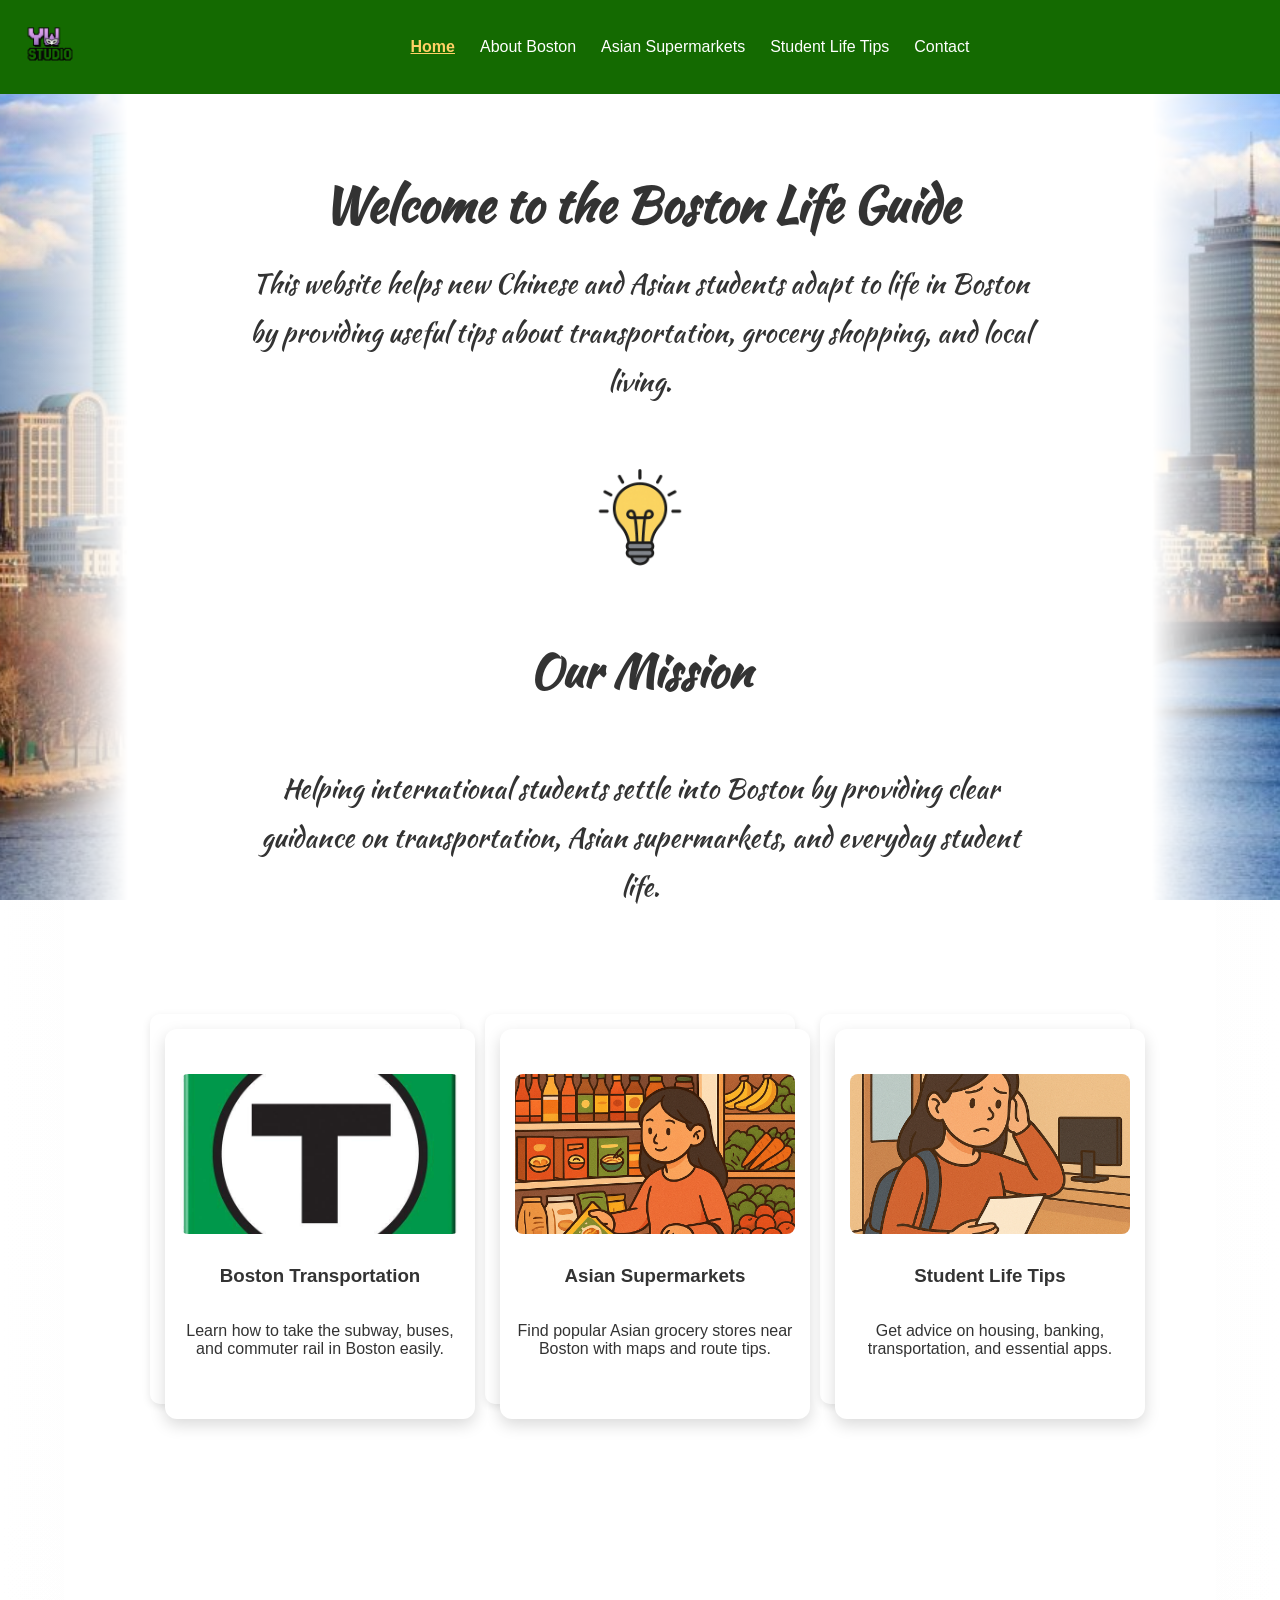
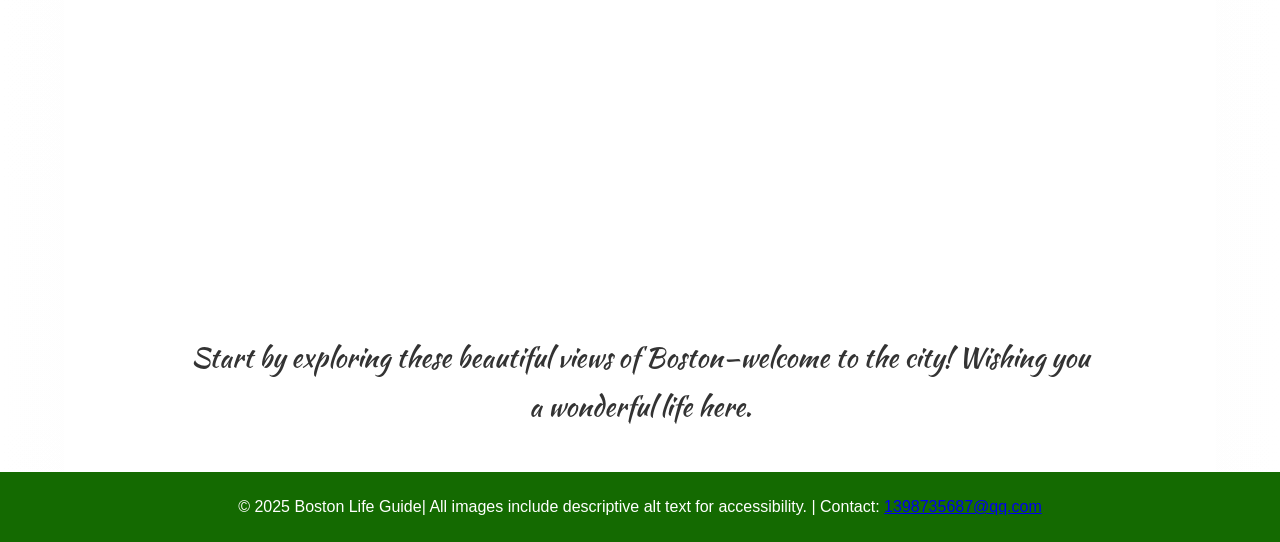
<file: web/boston/html/index.html>
<!DOCTYPE html>
<html lang="en">
  <head>
    <meta charset="UTF-8">
    <title>Boston Life Guide</title>
    <meta name="viewport" content="width=device-width, initial-scale=1.0"> 
    <link rel="stylesheet" href="../css/style.css">
  </head>

  <body>
  <div class="fixed-bg"></div>
  <header class="main-header">
  <div class="logo-container">
    <a href="index.html">
      <img src="../logo2.png" 
           alt="Site Logo" title="yw logo" class="site-logo">
    </a>
  </div>

  
  <input type="checkbox" id="menu-toggle" class="menu-toggle">
  <label for="menu-toggle" class="menu-icon">☰</label>

  <nav class="navbar">
    <a href="index.html" class="active">Home</a>
    <a href="about.html">About Boston</a>
    <a href="supermarket.html">Asian Supermarkets</a>
    <a href="tips.html">Student Life Tips</a>
    <a href="contact.html">Contact</a>
  </nav>
  <div class="overlay-menu">
    <a href="index.html" class="active">Home</a>
    <a href="about.html">About Boston</a>
    <a href="supermarket.html">Asian Supermarkets</a>
    <a href="tips.html">Student Life Tips</a>
    <a href="contact.html">Contact</a>
  </div>
</header>

<div class="page-wrapper">

    <section class="welcome-section fade-in">
     <h1 class="welcome-title">Welcome to the Boston Life Guide</h1>
     <p class="welcome-text">
       This website helps new Chinese and Asian students adapt to life in Boston 
       by providing useful tips about transportation, grocery shopping, and local living.
     </p>
    </section>
    <section class="features fade-in">


<section class="mission-section fade-in">
  <div class="mission-container">
    <div class="mission-icon-container">
      <img src="../light.png" 
           class="mission-icon" alt="Mission Icon">
    </div>
    <h2 class="mission-title">Our Mission</h2>
    <p class="mission-text">
      Helping international students settle into Boston by providing clear guidance 
      on transportation, Asian supermarkets, and everyday student life.
    </p>
  </div>
</section>




  <a href="about.html" class="card-link">
  <div class="card" title="Click to see more">
    <div class="card-inner">
      <div class="card-front">
        <img src="../mbta1.jpg" alt="Boston MBTA" title="MBTA"> 
        <h3>Boston Transportation</h3>
        <p>Learn how to take the subway, buses, and commuter rail in Boston easily.</p>
      </div>
      <div class="card-back">
        <h3>Transportation Tips</h3>
        <p>Get a CharlieCard, check MBTA app for real-time updates, and explore safely!</p>
      </div>
    </div>
  </div>
</a>


  <a href="supermarket.html" class="card-link">
  <div class="card">
    <div class="card-inner">

      <div class="card-front">
        <img src="../market.png" 
             alt="Asian Supermarkets" 
             title="Asian Supermarkets">
        <h3>Asian Supermarkets</h3>
        <p>Find popular Asian grocery stores near Boston with maps and route tips.</p>
      </div>

      <div class="card-back">
        <h3>Boston Markets</h3>
        <p>Discover H Mart, Super 88, C Mart, and more — all with recommended routes.</p>
      </div>

    </div>
  </div>
</a>


 <a href="tips.html" class="card-link">
  <div class="card">
    <div class="card-inner">

      <div class="card-front">
        <img src="../tips.png" 
             alt="Student Life Tips" 
             title="Student Life Tips">
        <h3>Student Life Tips</h3>
        <p>Get advice on housing, banking, transportation, and essential apps.</p>
      </div>

      <div class="card-back">
        <h3>Useful Tips</h3>
        <p>Step-by-step info for new students — simple and practical.</p>
      </div>

    </div>
  </div>
</a>
  </section>

 <section class="slideshow-container fade-in">

  <div class="mySlides fade">
    <img src="../%E6%9C%89%E9%83%BD%E5%B8%82%E9%A3%8E%E6%99%AF%E5%92%8C%E5%9C%B0%E5%B9%B3%E7%BA%BF%E7%9A%84%E6%B3%A2%E5%A3%AB%E9%A1%BF%E6%B8%AF%E5%8F%A3-137281952.webp" alt="Boston view" title="Boston view" class="slide-img">
  </div>

  <div class="mySlides fade">
    <img src="../boston2.webp" alt="Boston view" title="Boston view" class="slide-img">
  </div>

  <div class="mySlides fade">
    <img src="../b5.jpg" alt="Boston view" title="Boston view" class="slide-img">
  </div>

  <div class="mySlides fade">
    <img src="../b3.webp" alt="Boston Celtics" title="Boston Celtics" class="slide-img">
  </div>

  <div class="mySlides fade">
    <img src="../b4.jpg" alt="Boston view" title="Boston view" class="slide-img">
  </div>

</section>

<div class="slideshow-caption-below fade-in">
  Start by exploring these beautiful views of Boston—welcome to the city! Wishing you a wonderful life here.
</div>



    
   </div>
    <footer>
      <p>© 2025 Boston Life Guide| All images include descriptive alt text for accessibility. | Contact: 
        <a href="mailto:1398735687@qq.com">1398735687@qq.com</a>
      </p>
    </footer>
    </div>
  </body>
</html>
</file>
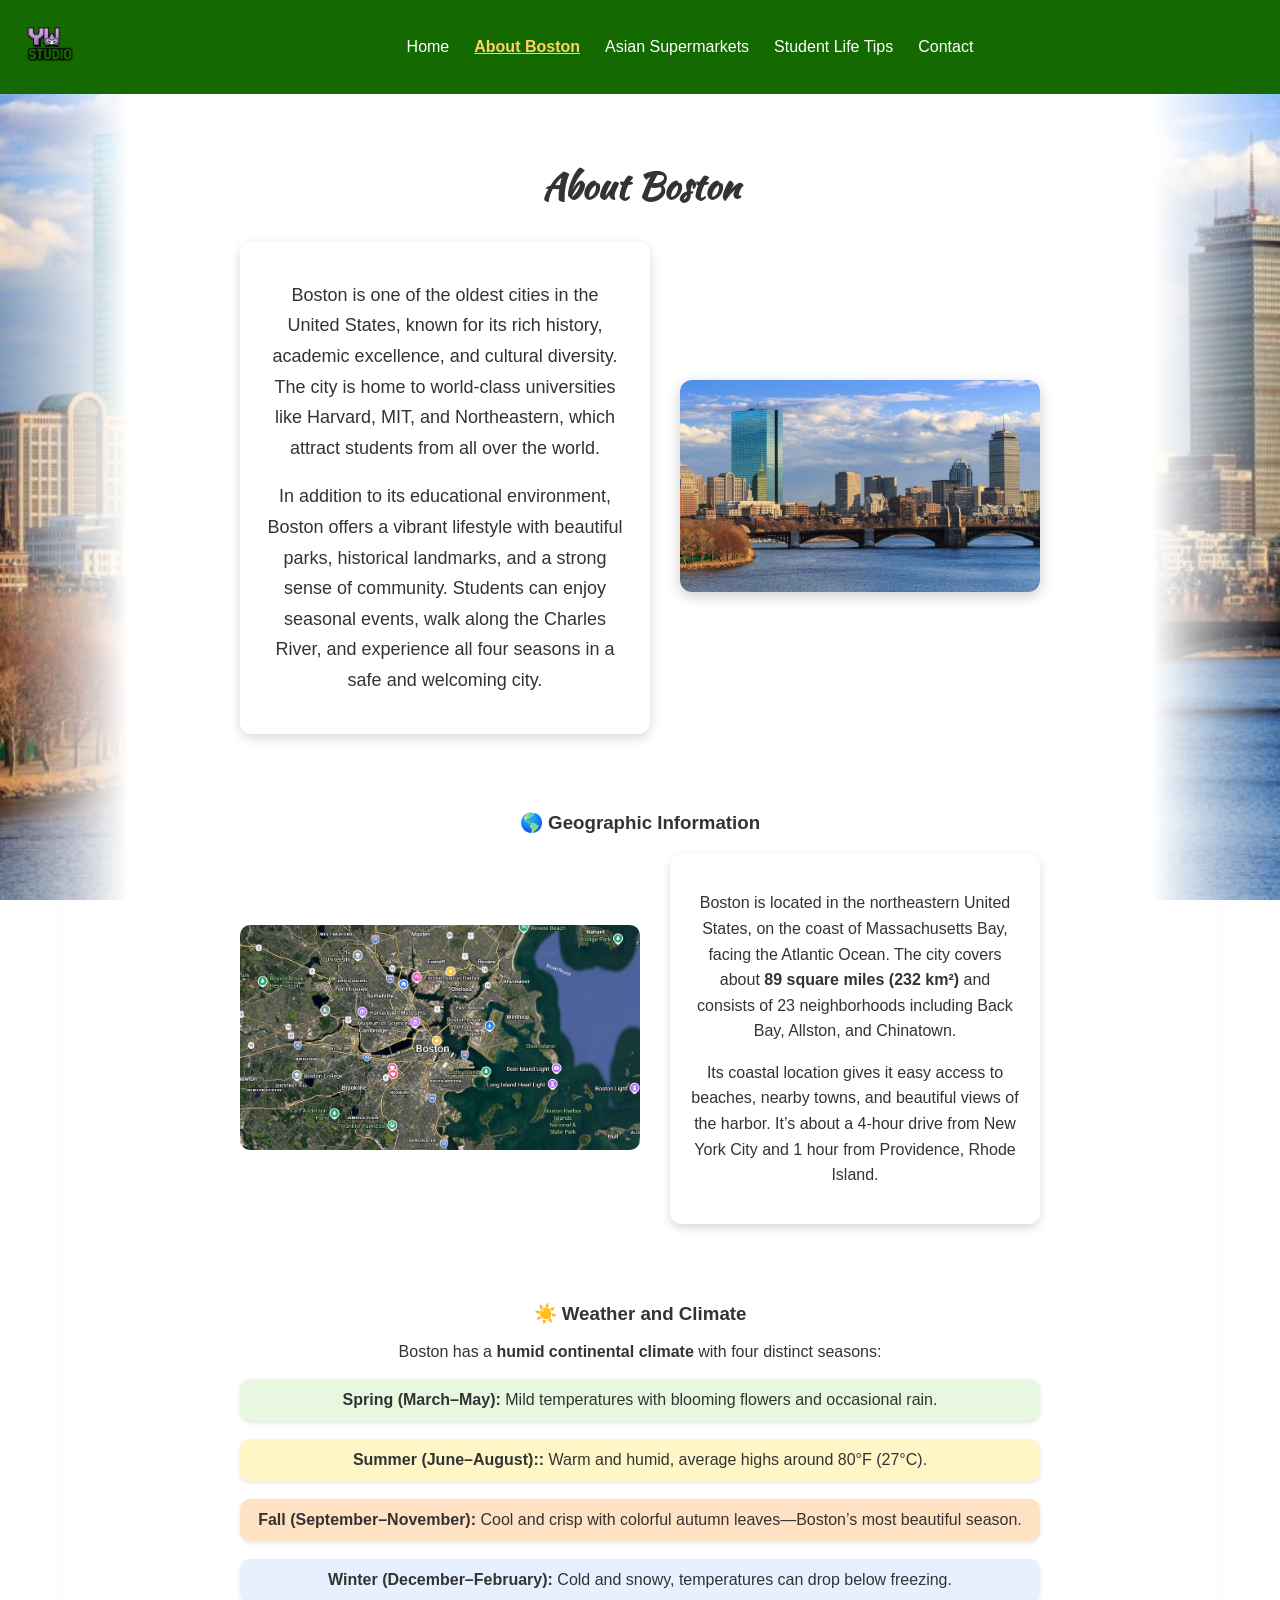
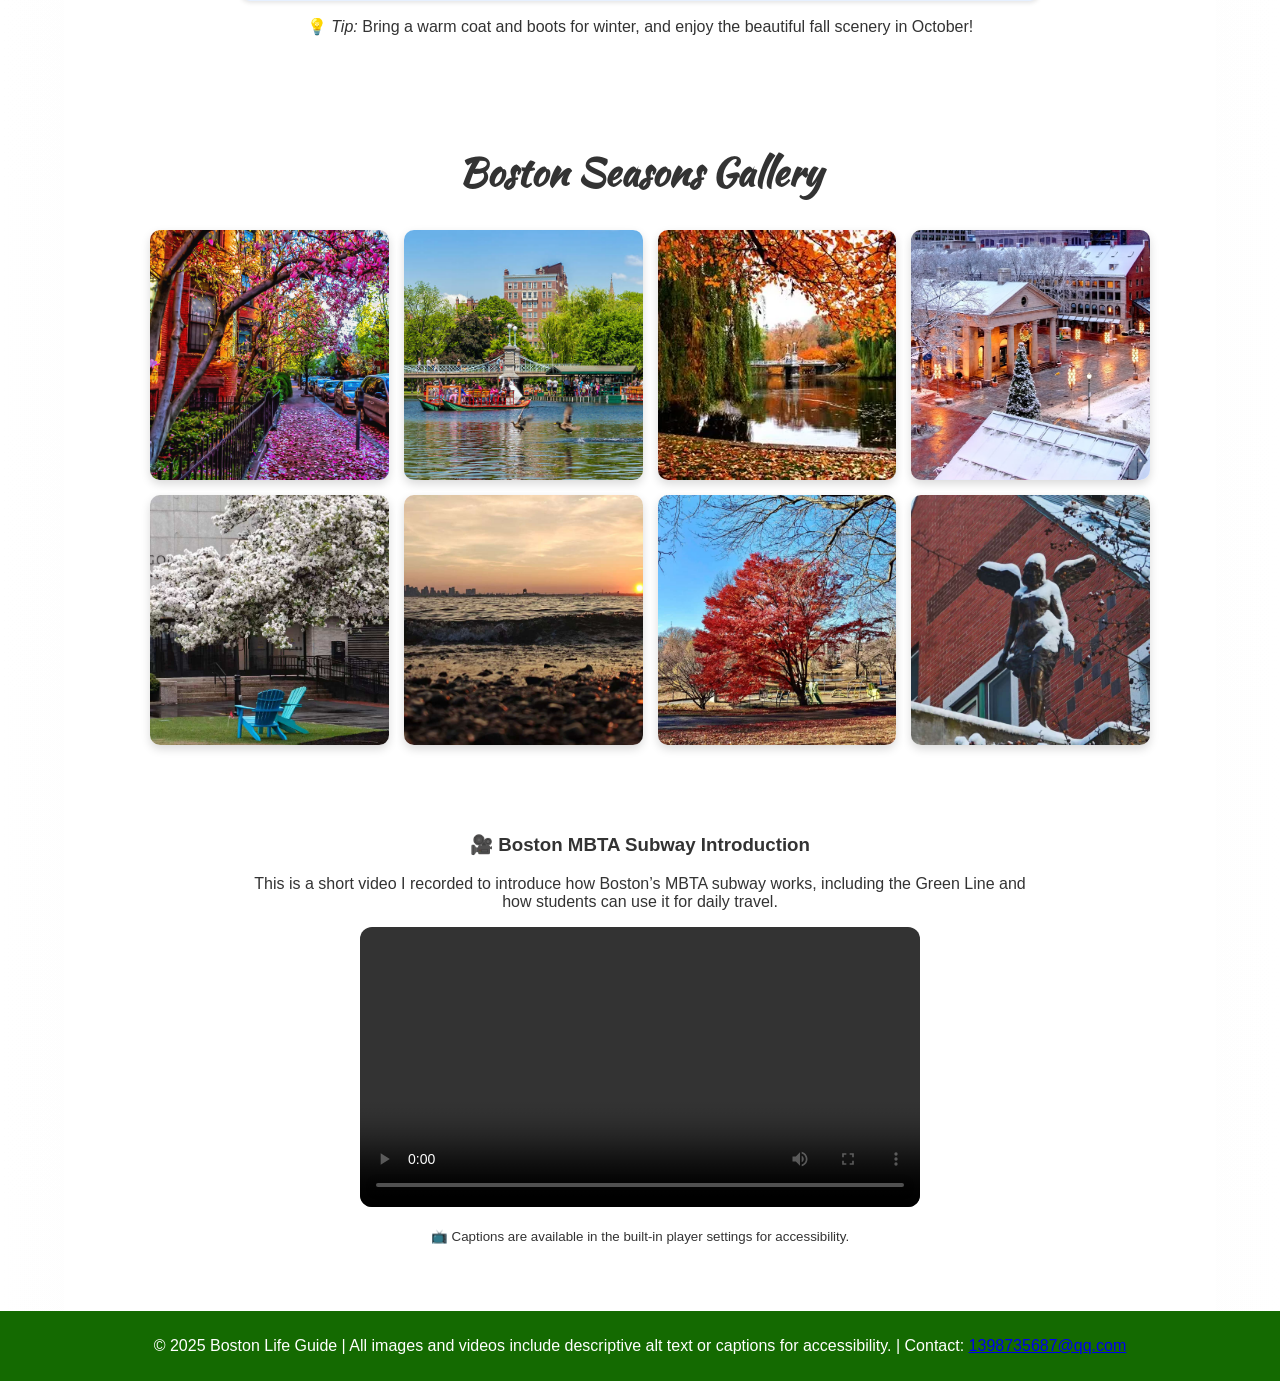
<file: web/boston/html/about.html>
<!DOCTYPE html>
<html lang="en">
  <head>
    <meta charset="UTF-8">
    <title>Boston Life Guide</title>
    <meta name="viewport" content="width=device-width, initial-scale=1.0"> 
    <link rel="stylesheet" href="../css/style.css">
  </head>

 <body>
  <div class="fixed-bg"></div>
  <header class="main-header">
  <div class="logo-container">
    <a href="index.html">
      <img src="../logo2.png" 
           alt="Site Logo" title="yw logo" class="site-logo">
    </a>
  </div>

  
  <input type="checkbox" id="menu-toggle" class="menu-toggle">
  <label for="menu-toggle" class="menu-icon">☰</label>

  <nav class="navbar">
    <a href="index.html">Home</a>
    <a href="about.html" class="active">About Boston</a>
    <a href="supermarket.html">Asian Supermarkets</a>
    <a href="tips.html">Student Life Tips</a>
    <a href="contact.html">Contact</a>
  </nav>
  <div class="overlay-menu">
    <a href="index.html">Home</a>
    <a href="about.html" class="active">About Boston</a>
    <a href="supermarket.html">Asian Supermarkets</a>
    <a href="tips.html">Student Life Tips</a>
    <a href="contact.html">Contact</a>
  </div>
</header>

<div class="page-wrapper">

<section class="about-section fade-in">
  <h2>About Boston</h2>
  <div class="about-container">
    <div class="about-text">
      <p>Boston is one of the oldest cities in the United States, known for its rich history, academic excellence, and cultural diversity. The city is home to world-class universities like Harvard, MIT, and Northeastern, which attract students from all over the world.</p>
      <p>In addition to its educational environment, Boston offers a vibrant lifestyle with beautiful parks, historical landmarks, and a strong sense of community. Students can enjoy seasonal events, walk along the Charles River, and experience all four seasons in a safe and welcoming city.</p>
    </div>
    <div class="about-image">
      <img src="../Boston.jpg" 
           alt="Boston City View" 
           title="Boston City View">
    </div>
  </div>
</section>



<section class="fade-in geo-section">
  <h3>🌎 Geographic Information</h3>
  <div class="geo-container">
    <div class="geo-image">
      <img src="../map.png"
           alt="Map of Boston"
           title="Boston Map"
           class="large-image">
    </div>
    <div class="geo-text">
      <p>Boston is located in the northeastern United States, on the coast of Massachusetts Bay, facing the Atlantic Ocean. The city covers about <strong>89 square miles (232 km²)</strong> and consists of 23 neighborhoods including Back Bay, Allston, and Chinatown.</p>
      <p>Its coastal location gives it easy access to beaches, nearby towns, and beautiful views of the harbor. It’s about a 4-hour drive from New York City and 1 hour from Providence, Rhode Island.</p>
    </div>
  </div>
</section>


<section class="fade-in">
  <h3>☀️ Weather and Climate</h3>
  <p>Boston has a <strong>humid continental climate</strong> with four distinct seasons:</p>
  <ul class="season-list">
    <li class="season spring">
      <strong>Spring (March–May):</strong> Mild temperatures with blooming flowers and occasional rain.
      <div class="season-info">
        <img src="../cherry.jpg" alt="Boston Public Garden in spring" title="Boston Public Garden cherry blossoms in spring">
        <p>🌸 Visit Boston Public Garden for cherry blossoms and swan boats.</p>
      </div>
    </li>

   <li class="season summer">
  <strong>Summer (June–August)::</strong> Warm and humid, average highs around 80°F (27°C).
  <div class="season-info">
    <img src="../cape%20cod.jpg" alt="Summer destination" title="Cape Cod">
    <p>🏖 Recommendation: Take a trip to Cape Cod for beaches, seafood, and summer activities.</p>
  </div>
</li>

<li class="season fall">
  <strong>Fall (September–November):</strong> Cool and crisp with colorful autumn leaves—Boston’s most beautiful season.
  <div class="season-info">
    <img src="../fall%20New%20Hampshire.jpg" alt="Fall destination" title="New Hampshire fall">
    <p>🍁 Recommendation: Explore New Hampshire to experience breathtaking fall foliage.</p>
  </div>
</li>


    <li class="season winter">
      <strong>Winter (December–February):</strong> Cold and snowy, temperatures can drop below freezing.
      <div class="season-info">
        <img src="../ski.jpg" alt="Killington ski resort" title="ski">
        <p>⛷ Head to <strong>Killington</strong> in Vermont — one of the largest ski resorts on the East Coast.</p>
      </div>
    </li>
  </ul>

  <p>💡 <em>Tip:</em> Bring a warm coat and boots for winter, and enjoy the beautiful fall scenery in October!</p>
</section>


 <section class="gallery-container fade-in">
  <h2 class="gallery-title">Boston Seasons Gallery</h2>

  <div class="gallery-grid">
    <img src="../spring.jpg" alt="Boston Spring" title="Boston Spring">
    <img src="../summer.jpg" alt="Boston Summer" title="Boston Summer">
    <img src="../fall.webp" alt="Boston Fall" title="Boston Fall">
    <img src="../winter.jpg" alt="Boston Winter" title="Boston Winter">
    <img src="../chun.jpg" alt="Boston Spring" title="Boston Spring">
    <img src="../xia.jpg" alt="Boston Summer" title="Boston Summer">
    <img src="../qiu1.jpg"alt="Boston Fall" title="Boston Fall">
    <img src="../dong.jpg" alt="Boston Winter" title="Boston Winter">
  </div>
</section>



 <section class="fade-in">
  <h3>🎥 Boston MBTA Subway Introduction</h3>
  <p>This is a short video I recorded to introduce how Boston’s MBTA subway works, 
     including the Green Line and how students can use it for daily travel.</p>

  <video controls width="560" style="border-radius:12px;">
    <source src="../transport.mp4" type="video/mp4" title="How to get a CharlieCard">
    Your browser does not support the video tag.
  </video>

  <p><small>📺 Captions are available in the built-in player settings for accessibility.</small></p>
</section>


    <footer>
      <p>© 2025 Boston Life Guide | All images and videos include descriptive alt text or captions for accessibility. | Contact: 
        <a href="mailto:1398735687@qq.com">1398735687@qq.com</a>
      </p>
    </footer>
</div>
  </body>
</html>
</file>
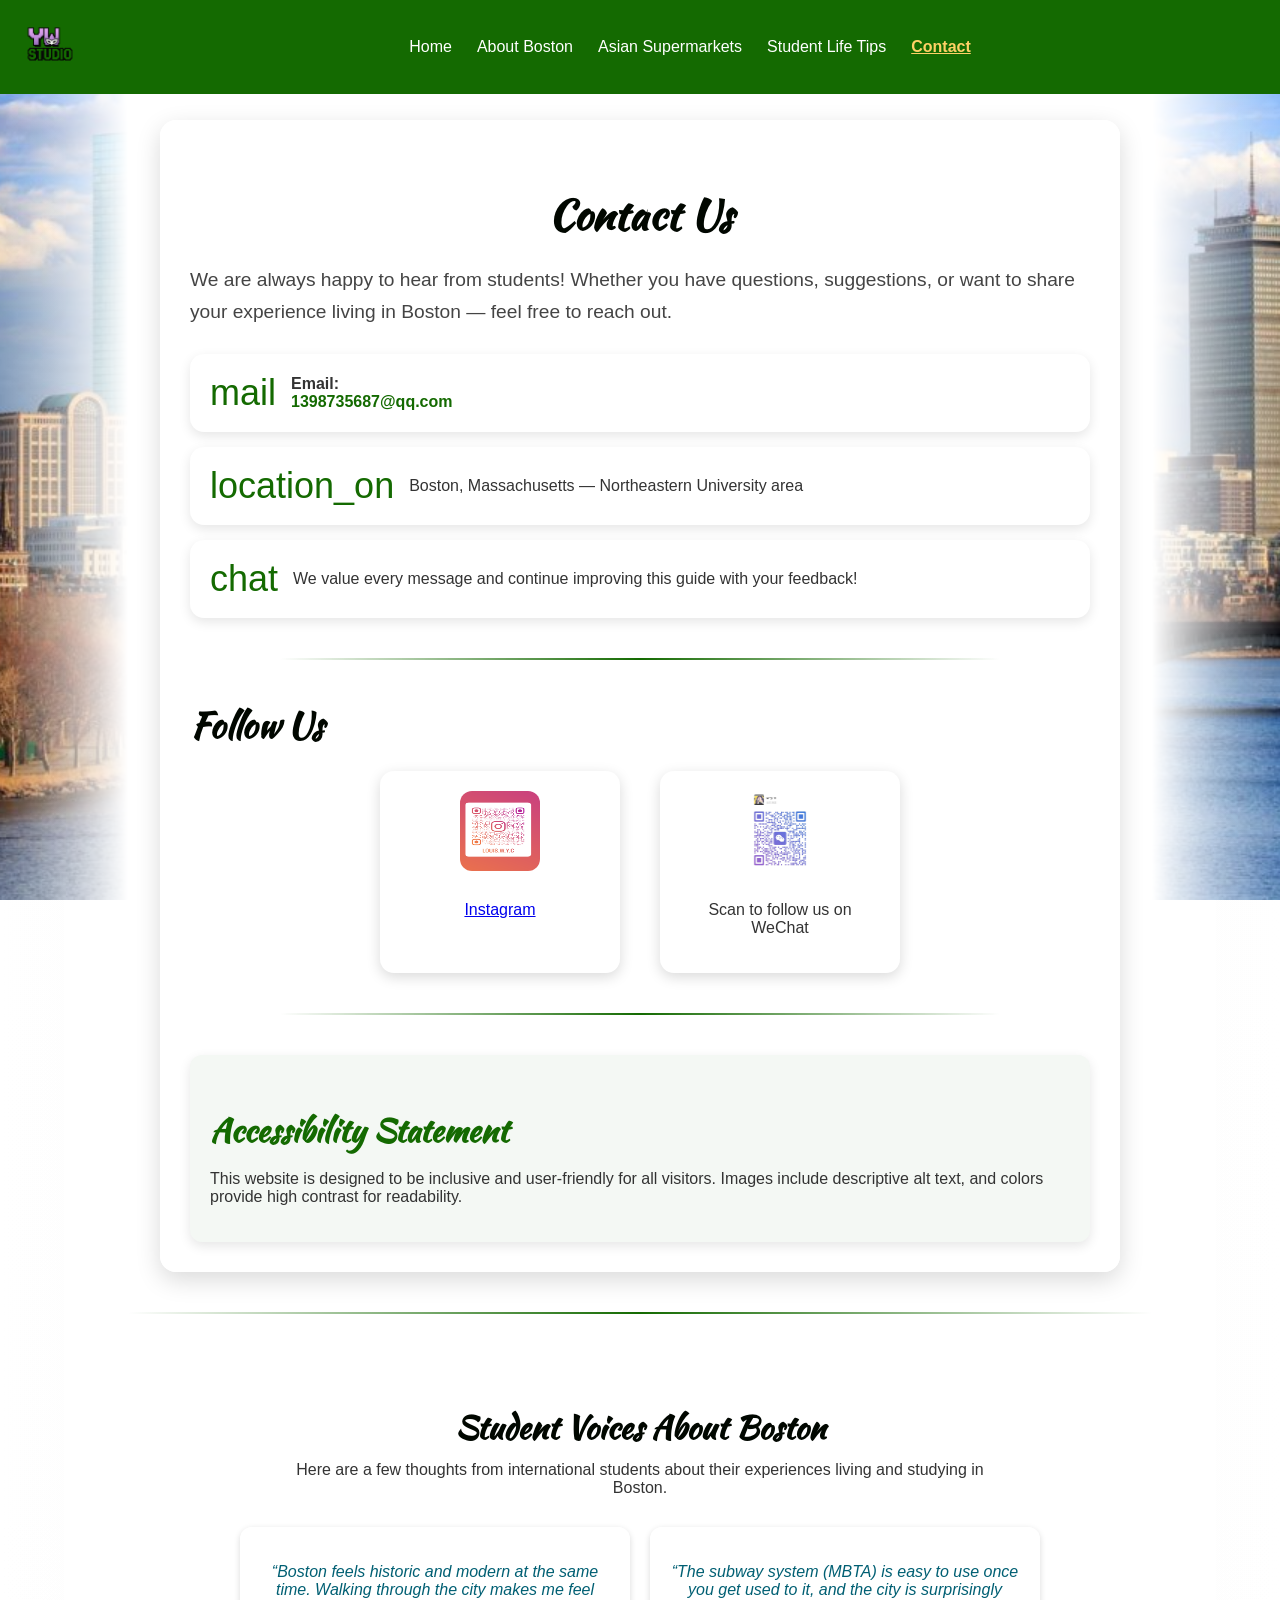
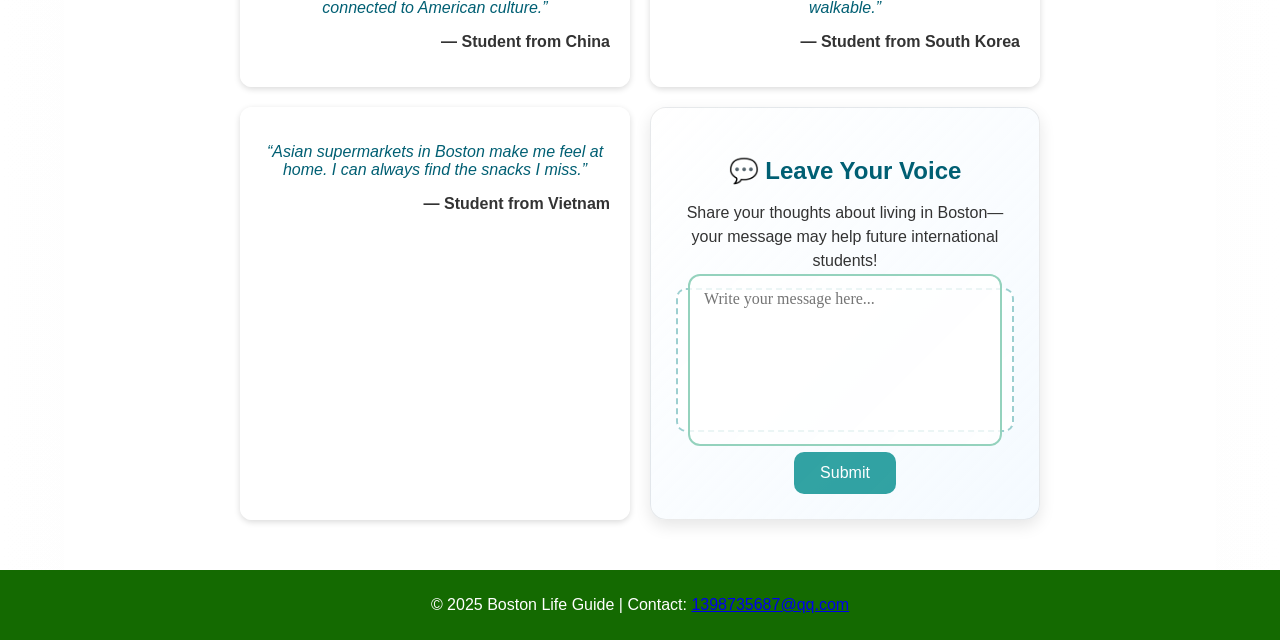
<file: web/boston/html/contact.html>
<!DOCTYPE html>
<html lang="en">
  <head>
    <meta charset="UTF-8">
    <title>Boston Life Guide | Contact</title>
    <meta name="viewport" content="width=device-width, initial-scale=1.0"> 
    <link rel="stylesheet" href="../css/style.css">

  
    
    
    
  </head>

  <body>
    <div class="fixed-bg"></div>

    <header class="main-header">
      <div class="logo-container">
        <a href="index.html">
          <img src="../logo2.png" 
               alt="Site Logo" class="site-logo" title="Logo">
        </a>
      </div>

      <input type="checkbox" id="menu-toggle" class="menu-toggle">
      <label for="menu-toggle" class="menu-icon">☰</label>

      <nav class="navbar">
        <a href="index.html">Home</a>
        <a href="about.html">About Boston</a>
        <a href="supermarket.html">Asian Supermarkets</a>
        <a href="tips.html">Student Life Tips</a>
        <a href="contact.html" class="active">Contact</a>
      </nav>

      <div class="overlay-menu">
        <a href="index.html">Home</a>
        <a href="about.html">About Boston</a>
        <a href="supermarket.html">Asian Supermarkets</a>
        <a href="tips.html">Student Life Tips</a>
        <a href="contact.html" class="active">Contact</a>
      </div>
    </header>

    <div class="page-wrapper">

    
      <div class="contact-container fade-in">
        <h2 class="contact-header">Contact Us</h2>

        <p class="contact-intro">
          We are always happy to hear from students! Whether you have questions, suggestions, 
          or want to share your experience living in Boston — feel free to reach out.
        </p>

 
        <div class="contact-card">
          <span class="material-symbols-outlined contact-icon">mail</span>
          <div class="contact-info">
            <strong>Email:</strong><br>
            <a href="mailto:1398735687@qq.com">1398735687@qq.com</a>
          </div>
        </div>

     
        <div class="contact-card">
          <span class="material-symbols-outlined contact-icon">location_on</span>
          <div class="contact-info">
            Boston, Massachusetts — Northeastern University area
          </div>
        </div>

  
        <div class="contact-card">
          <span class="material-symbols-outlined contact-icon">chat</span>
          <div class="contact-info">
            We value every message and continue improving this guide with your feedback!
          </div>
        </div>

        <div class="divider"></div>

     
        <h3 class="contact-header" style="font-size: 2.2rem;">Follow Us</h3>

        <div class="social-enhanced">
          <div class="social-card">
            <img src="../Instagram%20.png" 
                 alt="Instagram Logo" title="Instagram Logo">
            <p><a href="#" target="_blank">Instagram</a></p>
          </div>

          <div class="social-card">
            <img src="../wx.jpg" 
                 alt="WeChat QR Code" title="WeChat QR Code">
            <p>Scan to follow us on WeChat</p>
          </div>
        </div>

        <div class="divider"></div>

        <div class="access-box">
          <h3>Accessibility Statement</h3>
          <p>
            This website is designed to be inclusive and user-friendly for all visitors. 
            Images include descriptive alt text, and colors provide high contrast for readability.
          </p>
        </div>
      </div>


<div class="divider"></div>

<section class="student-voices fade-in">
  <h3 class="contact-header" style="font-size: 2rem; margin-top: 40px;">Student Voices About Boston</h3>

  <p style="max-width: 700px; margin: 0 auto 30px; text-align:center;">
    Here are a few thoughts from international students about their experiences living and studying in Boston.
  </p>

  <div class="voices-grid">
    
    <div class="voice-card">
      <p class="quote">“Boston feels historic and modern at the same time. Walking through the city makes me feel connected to American culture.”</p>
      <p class="name">— Student from China</p>
    </div>

    <div class="voice-card">
      <p class="quote">“The subway system (MBTA) is easy to use once you get used to it, and the city is surprisingly walkable.”</p>
      <p class="name">— Student from South Korea</p>
    </div>

    <div class="voice-card">
      <p class="quote">“Asian supermarkets in Boston make me feel at home. I can always find the snacks I miss.”</p>
      <p class="name">— Student from Vietnam</p>
    </div>

<div class="voice-card leave-voice-card">
  <h3 class="leave-title">💬 Leave Your Voice</h3>
  <p class="leave-text">
    Share your thoughts about living in Boston—your message may help future international students!
  </p>

  <div class="leave-box">
    <textarea class="leave-input" placeholder="Write your message here..."></textarea>
  </div>

  <button class="submit-btn" disabled>Submit</button>
</div>

  </div>
</section>


      <footer>
        <p>
          © 2025 Boston Life Guide |
          Contact: <a href="mailto:1398735687@qq.com">1398735687@qq.com</a>
        </p>
      </footer>
    </div>
  </body>
</html>
</file>
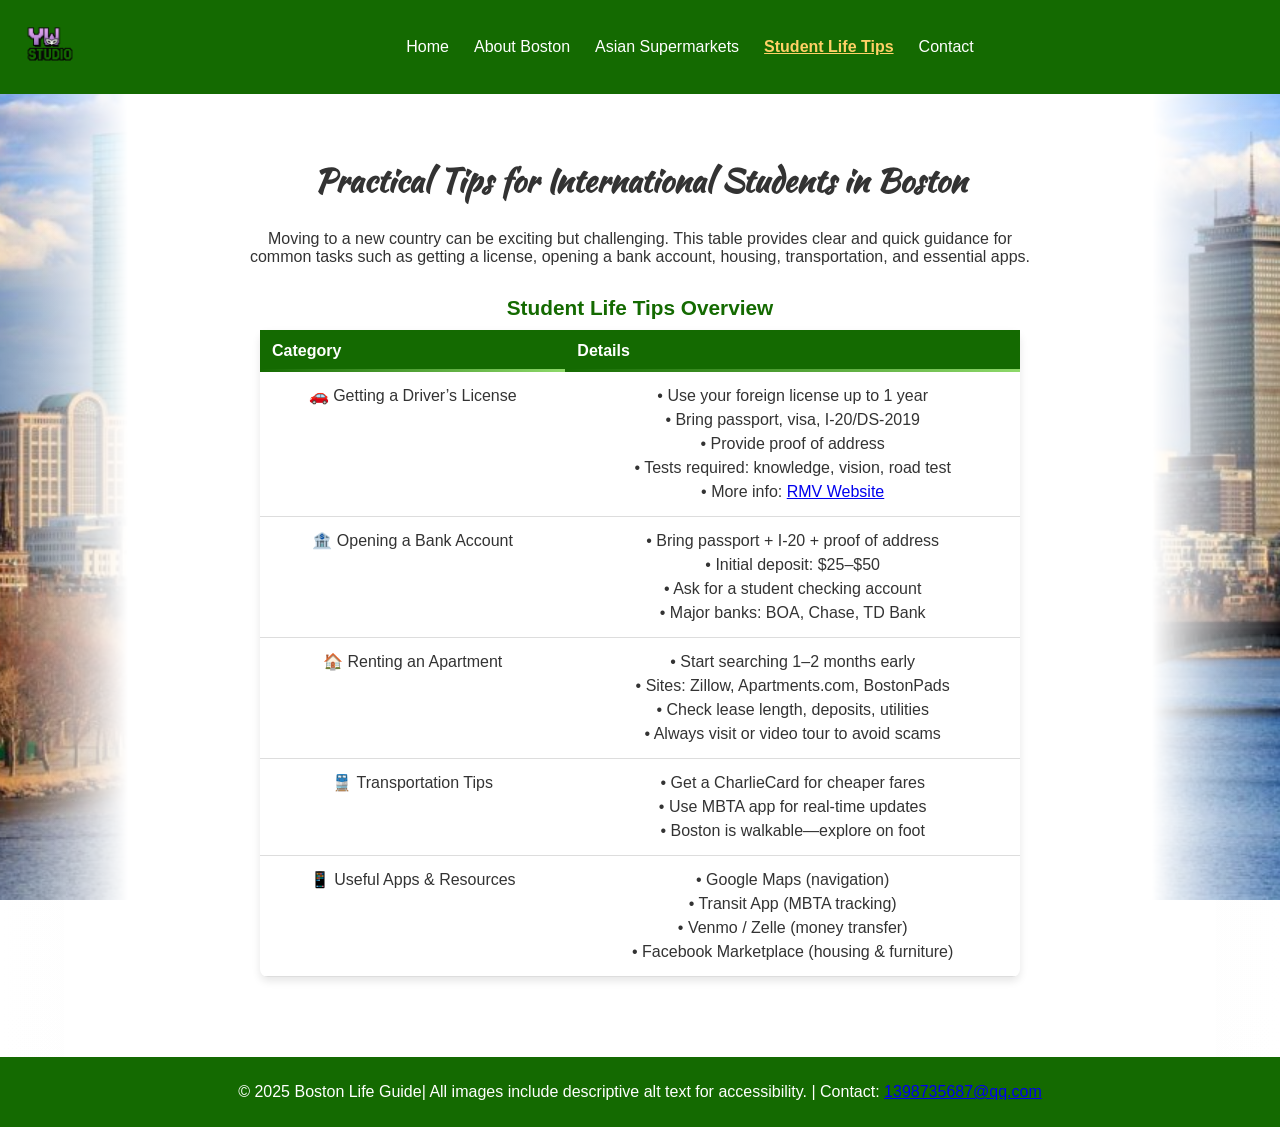
<file: web/boston/html/tips.html>
<!DOCTYPE html>
<html lang="en">
  <head>
    <meta charset="UTF-8">
    <title>Boston Life Guide</title>
    <meta name="viewport" content="width=device-width, initial-scale=1.0"> 
    <link rel="stylesheet" href="../css/style.css">
  </head>

 <body>
  <div class="fixed-bg"></div>
  <header class="main-header">
  <div class="logo-container">
    <a href="index.html">
      <img src="../logo2.png" 
           alt="Site Logo" title="yw logo" class="site-logo">
    </a>
  </div>

  
  <input type="checkbox" id="menu-toggle" class="menu-toggle">
  <label for="menu-toggle" class="menu-icon">☰</label>

  <nav class="navbar">
    <a href="index.html">Home</a>
    <a href="about.html">About Boston</a>
    <a href="supermarket.html">Asian Supermarkets</a>
    <a href="tips.html" class="active">Student Life Tips</a>
    <a href="contact.html">Contact</a>
  </nav>
  <div class="overlay-menu">
    <a href="index.html">Home</a>
    <a href="about.html">About Boston</a>
    <a href="supermarket.html">Asian Supermarkets</a>
    <a href="tips.html" class="active">Student Life Tips</a>
    <a href="contact.html">Contact</a>
  </div>
</header>
  
<div class="page-wrapper">

 <section class="fade-in">
  <h2>Practical Tips for International Students in Boston</h2>
  <p>Moving to a new country can be exciting but challenging. This table provides clear and quick guidance for common tasks such as getting a license, opening a bank account, housing, transportation, and essential apps.</p>

  <table class="tips-table">
    <caption>Student Life Tips Overview</caption>
    <tr>
      <th>Category</th>
      <th>Details</th>
    </tr>

    <tr>
      <td>🚗 Getting a Driver’s License</td>
      <td>
        • Use your foreign license up to 1 year<br>
        • Bring passport, visa, I-20/DS-2019<br>
        • Provide proof of address<br>
        • Tests required: knowledge, vision, road test<br>
        • More info: <a href="https://www.mass.gov/orgs/massachusetts-registry-of-motor-vehicles" target="_blank">RMV Website</a>
      </td>
    </tr>

    <tr>
      <td>🏦 Opening a Bank Account</td>
      <td>
        • Bring passport + I-20 + proof of address<br>
        • Initial deposit: $25–$50<br>
        • Ask for a student checking account<br>
        • Major banks: BOA, Chase, TD Bank
      </td>
    </tr>

    <tr>
      <td>🏠 Renting an Apartment</td>
      <td>
        • Start searching 1–2 months early<br>
        • Sites: Zillow, Apartments.com, BostonPads<br>
        • Check lease length, deposits, utilities<br>
        • Always visit or video tour to avoid scams
      </td>
    </tr>

    <tr>
      <td>🚆 Transportation Tips</td>
      <td>
        • Get a CharlieCard for cheaper fares<br>
        • Use MBTA app for real-time updates<br>
        • Boston is walkable—explore on foot
      </td>
    </tr>

    <tr>
      <td>📱 Useful Apps & Resources</td>
      <td>
        • Google Maps (navigation)<br>
        • Transit App (MBTA tracking)<br>
        • Venmo / Zelle (money transfer)<br>
        • Facebook Marketplace (housing & furniture)
      </td>
    </tr>
  </table>
</section>

     

    <footer>
      <p>© 2025 Boston Life Guide| All images include descriptive alt text for accessibility. | Contact: 
        <a href="mailto:1398735687@qq.com">1398735687@qq.com</a>
      </p>
    </footer>
    </div>
  </body>
</html>
</file>
<file: style.css>
:root{--bg:#111412;--panel:#1b201d;--line:#353d36;--ink:#f1f2e9;--muted:#a7b0a6;--accent:#cef77a;--max:1180px}*{box-sizing:border-box}html{scroll-behavior:smooth;scroll-padding-top:100px}body{margin:0;background:var(--bg);color:var(--ink);font-family:"Microsoft YaHei","PingFang SC",system-ui,sans-serif;font-size:15px;line-height:1.8}a{color:inherit;text-decoration:none}button,a{-webkit-tap-highlight-color:transparent}a:focus-visible{outline:3px solid var(--accent);outline-offset:6px}img{display:block;width:100%;height:100%;object-fit:cover}p,h1,h2,h3{margin:0}p{color:var(--muted)}.nav{position:sticky;top:0;z-index:20;display:flex;align-items:center;justify-content:space-between;gap:24px;padding:18px max(28px,calc((100vw - var(--max))/2));background:#111412f5;border-bottom:1px solid var(--line);backdrop-filter:blur(16px)}.brand{font-weight:750;line-height:1.35;font-size:19px;white-space:nowrap}.brand span{display:block;font-size:10px;color:var(--muted);letter-spacing:2px;font-weight:400;margin-top:5px}.nav nav{display:flex;gap:26px;font-size:13px}.nav nav a{color:var(--muted);position:relative}.nav nav a:hover,.nav nav a.active{color:var(--accent)}.contact-nav{font-size:13px;color:var(--accent)}main{max-width:var(--max);margin:auto;padding:0 28px}.intro{padding:64px 0 58px}.eyebrow,.section-index,.meta{font-size:12px;letter-spacing:1px;color:var(--accent)}.dot{display:inline-block;width:7px;height:7px;background:var(--accent);border-radius:50%;margin-right:8px}.intro h1{font-size:clamp(36px,4.8vw,62px);font-weight:550;line-height:1.3;letter-spacing:-2px;margin:20px 0 25px}.intro h1 span{color:var(--accent)}.intro-bottom{display:flex;justify-content:space-between;align-items:end;gap:24px}.intro-bottom p{font-size:14px}.text-link{display:inline-block;font-size:13px;color:var(--accent);border-bottom:1px solid #cef77a60;padding:4px 0;transition:color .2s}.text-link:hover{color:#fff}.directory{display:grid;grid-template-columns:repeat(5,1fr);border:1px solid var(--line);border-radius:12px;margin-top:36px;overflow:hidden}.directory a{position:relative;padding:21px 18px;transition:background .25s}.directory a+a{border-left:1px solid var(--line)}.directory a:hover{background:var(--panel)}.directory span{display:block;font-size:12px;color:var(--muted)}.directory strong{font-size:14px;font-weight:500;display:block;margin-top:6px}.directory i{position:absolute;right:15px;top:18px;color:var(--accent);font-style:normal}.work-section{border-top:1px solid var(--line);padding:50px 0 58px;scroll-margin-top:22px}.section-head{display:flex;align-items:end;justify-content:space-between;gap:24px;margin-bottom:24px}.section-head h2{font-size:32px;font-weight:550;letter-spacing:1px;line-height:1.3;margin-top:5px}.section-head p{font-size:13px;text-align:right}.feature{display:grid;grid-template-columns:1.3fr 1fr;border:1px solid var(--line);background:var(--panel);border-radius:14px;overflow:hidden}.visual{position:relative;display:block;overflow:hidden;min-height:300px;background:#090b09}.visual img{transition:transform .55s;position:absolute;inset:0}.visual:hover img,.thumb:hover img{transform:scale(1.025)}.image-label{position:absolute;top:16px;left:16px;font-size:11px;letter-spacing:.5px;padding:5px 10px;border-radius:5px;background:#111412d9;color:#fff}.play{position:absolute;bottom:18px;right:18px;width:43px;height:43px;border-radius:50%;background:var(--accent);color:var(--bg);display:grid;place-items:center;font-size:22px}.feature-copy{padding:30px;align-self:center}.feature h3{font-size:26px;font-weight:550;line-height:1.5;margin:9px 0 16px}.original{display:block;color:var(--muted);font-size:13px;font-weight:400;letter-spacing:.3px}.feature p{font-size:13px}.tags{display:flex;flex-wrap:wrap;gap:8px;margin:18px 0}.tags span{font-size:11px;border:1px solid #4d594a;border-radius:4px;padding:2px 8px;color:#cad4c5}.button{display:inline-flex;background:var(--accent);color:#162010;font-size:13px;font-weight:600;padding:9px 16px;border-radius:6px;margin-top:8px;transition:background .2s,transform .2s}.button:hover{background:#e0ffac;transform:translateY(-2px)}small{font-size:10px;display:block;color:var(--muted);margin-top:12px}.subhead{display:flex;justify-content:space-between;align-items:center;margin:28px 0 15px}.subhead h3{font-size:14px;font-weight:500}.subhead span{font-size:11px;color:var(--muted)}.card-grid{display:grid;grid-template-columns:repeat(3,1fr);gap:18px}.card{border:1px solid var(--line);border-radius:10px;overflow:hidden;background:#171b18}.thumb{display:block;position:relative;aspect-ratio:16/9;background:#070907;overflow:hidden}.thumb img{transition:transform .5s}.thumb span{position:absolute;bottom:9px;right:10px;background:#111412df;padding:2px 8px;border-radius:4px;font-size:10px}.card-copy{padding:18px}.card h3{font-size:17px;font-weight:500;margin:6px 0 9px}.card p{font-size:12px;line-height:1.9}.card .text-link{font-size:11px;margin-top:12px}.card .meta{font-size:10px}.compact-grid{display:grid;grid-template-columns:1fr 1fr;gap:18px;margin-top:18px}.compact{display:flex;align-items:center;gap:16px;padding:18px;border:1px solid var(--line);border-radius:8px;transition:background .2s}.compact:hover{background:var(--panel)}.compact h3{font-size:14px;font-weight:500}.compact p{font-size:11px;line-height:1.6;margin-top:4px}.compact>span:last-child{margin-left:auto;color:var(--accent)}.mini-number{font-size:19px;color:var(--accent);min-width:43px;letter-spacing:-1px}.roles{font-size:12px;margin:18px 0}.roles div{display:grid;grid-template-columns:65px 1fr;gap:10px;margin:8px 0}.roles dt{color:var(--ink)}.roles dd{margin:0;color:var(--muted)}.camping img{height:215%;top:auto;bottom:0;object-fit:cover;object-position:center bottom}.game-cover img{object-fit:cover}.small{font-size:11px;margin-top:10px}.secondary-feature{display:grid;grid-template-columns:1fr 1.3fr;gap:28px;margin-top:20px;border:1px solid var(--line);border-radius:12px;overflow:hidden;padding:18px;background:#171b18}.secondary-feature .visual{min-height:220px;border-radius:6px}.secondary-feature>div{align-self:center;padding:8px 12px 8px 0}.secondary-feature h3{font-size:21px;margin:6px 0 10px;font-weight:500}.secondary-feature p{font-size:12px}.responsibility{margin:12px 0}.section-note{font-size:11px;margin-top:18px}footer{border-top:1px solid var(--line);display:grid;grid-template-columns:1fr 1fr;padding:46px 0 24px;gap:28px}footer h2{font-size:30px;font-weight:500;line-height:1.5;margin:10px 0}footer p{font-size:12px}.footer-links{display:flex;flex-direction:column;align-items:flex-end;justify-content:center;gap:14px;font-size:13px}.footer-links a:first-child{color:var(--accent)}.footer-bottom{grid-column:1/-1;border-top:1px solid var(--line);padding-top:20px;display:flex;justify-content:space-between;font-size:10px;color:var(--muted)}.skip{position:fixed;left:10px;top:-70px;z-index:50;background:var(--accent);color:#000;padding:8px}.skip:focus{top:10px}.work-section{animation:arrive .6s ease both}@keyframes arrive{from{opacity:.6;transform:translateY(12px)}to{opacity:1;transform:none}}@media(min-width:1500px){main{padding:0}.nav{padding-left:calc((100vw - var(--max))/2);padding-right:calc((100vw - var(--max))/2)}}@media(max-width:850px){.nav{padding:14px 20px;flex-wrap:wrap;gap:12px}.nav nav{order:3;width:100%;justify-content:space-between;gap:10px}.intro{padding-top:38px}.directory{grid-template-columns:1fr 1fr}.directory a:nth-child(3){border-left:0}.directory a:nth-child(n+3){border-top:1px solid var(--line)}.feature{grid-template-columns:1fr 1fr}.feature-copy{padding:22px}.feature h3{font-size:22px}.visual{min-height:310px}.card-grid{gap:12px}.card-copy{padding:14px}.card h3{font-size:15px}.section-head h2{font-size:28px}}@media(max-width:620px){html{scroll-padding-top:128px}main{padding:0 18px}.brand{font-size:17px}.nav nav{font-size:12px}.intro h1{font-size:37px;letter-spacing:-1px}.intro-bottom{align-items:start;flex-direction:column;gap:16px}.intro-bottom p{font-size:12px}.directory{margin-top:25px}.directory a{padding:16px 12px}.directory strong{font-size:11px}.directory span{font-size:10px}.directory i{right:10px;top:12px}.section-head{align-items:start}.section-head p{font-size:10px;max-width:45%;padding-top:8px}.section-head h2{font-size:27px}.work-section{padding:35px 0 40px}.feature{grid-template-columns:1fr}.visual{aspect-ratio:16/10;min-height:0}.feature-copy{padding:23px}.feature h3{font-size:24px}.card-grid{grid-template-columns:1fr}.card{display:grid;grid-template-columns:38% 1fr}.thumb{height:100%;aspect-ratio:auto;min-height:175px}.thumb img{object-fit:cover}.card h3{font-size:15px}.card p{font-size:11px}.card .meta{font-size:9px}.compact-grid{grid-template-columns:1fr;gap:12px}.subhead span{display:none}.secondary-feature{grid-template-columns:1fr;gap:14px;padding:14px}.secondary-feature .visual{min-height:0;aspect-ratio:16/9}.secondary-feature>div{padding:5px}.section-note{font-size:10px}footer{grid-template-columns:1fr}footer h2{font-size:27px}.footer-links{align-items:flex-start}.footer-bottom{flex-direction:column;gap:7px}.camping img{height:215%}}@media(prefers-reduced-motion:reduce){html{scroll-behavior:auto}*,*::before,*::after{animation:none!important;transition:none!important}}

/* Embedded AI video project */
.ai-video-shell iframe{position:absolute;inset:0;width:100%;height:100%;border:0;background:#070907}.ai-section-title{margin-top:28px}.ai-feature .feature-copy{min-width:0}

/* Standalone AI showcase */
.ai-video-shell iframe{position:absolute;inset:0;width:100%;height:100%;border:0;background:#070907}.ai-subhead{margin-top:28px}
</file>
<file: tools.css>
.project-tools{margin:16px 0 12px;padding-top:12px;border-top:1px solid var(--line);font-size:13px;line-height:1.85;color:#c9d4c4}.project-tools strong{display:block;color:var(--accent);font-size:12px;font-weight:500;letter-spacing:.8px;margin-bottom:3px}.card .project-tools{font-size:12px}.compact .project-tools{margin:9px 0 0;padding-top:8px;font-size:12px}.compact .project-tools strong{display:inline;margin-right:8px}.project-detail{margin-top:14px}.project-detail summary{color:var(--accent);font-size:13px;cursor:pointer}.project-detail p{margin-top:8px}.footer-links a{overflow-wrap:anywhere}.intro-bottom p{max-width:720px}.intro-bottom{align-items:center}.intro-bottom>.text-link{flex-shrink:0}@media(max-width:620px){.intro-bottom{align-items:flex-start}.card{grid-template-columns:1fr}.thumb{aspect-ratio:16/9;min-height:0}.card .project-tools{font-size:12px}.footer-links{font-size:14px}}
.profile-hero{display:grid;grid-template-columns:minmax(0,1.5fr) minmax(260px,1fr);gap:52px;align-items:center}.profile-copy{min-width:0}.intro .profile-copy h1{font-size:clamp(34px,4vw,52px);letter-spacing:0;margin:14px 0 16px;line-height:1.35}.profile-copy h1 span{display:block}.profile-lead{font-size:21px;line-height:1.65;color:var(--ink);margin-bottom:20px}.profile-bio p{font-size:15px;line-height:1.95;margin-top:10px}.profile-photo{margin:0;aspect-ratio:4/5;overflow:hidden;border-radius:14px;border:1px solid var(--line);background:var(--panel)}.profile-photo img{width:100%;height:100%;object-fit:cover;object-position:50% 45%}.profile-skills{display:flex;flex-wrap:wrap;gap:8px;margin-top:24px}.profile-skills span{border:1px solid var(--line);padding:4px 10px;border-radius:5px;font-size:12px;color:var(--muted)}@media(max-width:850px){.profile-hero{gap:26px;grid-template-columns:1.3fr 1fr}.profile-lead{font-size:18px}.profile-bio p{font-size:14px}}@media(max-width:620px){.profile-hero{grid-template-columns:1fr;gap:24px}.profile-photo{grid-row:1;aspect-ratio:4/3;max-height:290px}.profile-photo img{object-position:50% 36%}.intro .profile-copy h1{font-size:34px}.profile-copy h1 span{display:inline}.profile-bio p{font-size:15px}.profile-skills{margin-top:18px}}
</file>
<file: en/style.css>
:root{--bg:#111412;--panel:#1b201d;--line:#353d36;--ink:#f1f2e9;--muted:#a7b0a6;--accent:#cef77a;--max:1180px}*{box-sizing:border-box}html{scroll-behavior:smooth;scroll-padding-top:100px}body{margin:0;background:var(--bg);color:var(--ink);font-family:"Microsoft YaHei","PingFang SC",system-ui,sans-serif;font-size:15px;line-height:1.8}a{color:inherit;text-decoration:none}button,a{-webkit-tap-highlight-color:transparent}a:focus-visible{outline:3px solid var(--accent);outline-offset:6px}img{display:block;width:100%;height:100%;object-fit:cover}p,h1,h2,h3{margin:0}p{color:var(--muted)}.nav{position:sticky;top:0;z-index:20;display:flex;align-items:center;justify-content:space-between;gap:24px;padding:18px max(28px,calc((100vw - var(--max))/2));background:#111412f5;border-bottom:1px solid var(--line);backdrop-filter:blur(16px)}.brand{font-weight:750;line-height:1.35;font-size:19px;white-space:nowrap}.brand span{display:block;font-size:10px;color:var(--muted);letter-spacing:2px;font-weight:400;margin-top:5px}.nav nav{display:flex;gap:26px;font-size:13px}.nav nav a{color:var(--muted);position:relative}.nav nav a:hover,.nav nav a.active{color:var(--accent)}.contact-nav{font-size:13px;color:var(--accent)}main{max-width:var(--max);margin:auto;padding:0 28px}.intro{padding:64px 0 58px}.eyebrow,.section-index,.meta{font-size:12px;letter-spacing:1px;color:var(--accent)}.dot{display:inline-block;width:7px;height:7px;background:var(--accent);border-radius:50%;margin-right:8px}.intro h1{font-size:clamp(36px,4.8vw,62px);font-weight:550;line-height:1.3;letter-spacing:-2px;margin:20px 0 25px}.intro h1 span{color:var(--accent)}.intro-bottom{display:flex;justify-content:space-between;align-items:end;gap:24px}.intro-bottom p{font-size:14px}.text-link{display:inline-block;font-size:13px;color:var(--accent);border-bottom:1px solid #cef77a60;padding:4px 0;transition:color .2s}.text-link:hover{color:#fff}.directory{display:grid;grid-template-columns:repeat(5,1fr);border:1px solid var(--line);border-radius:12px;margin-top:36px;overflow:hidden}.directory a{position:relative;padding:21px 18px;transition:background .25s}.directory a+a{border-left:1px solid var(--line)}.directory a:hover{background:var(--panel)}.directory span{display:block;font-size:12px;color:var(--muted)}.directory strong{font-size:14px;font-weight:500;display:block;margin-top:6px}.directory i{position:absolute;right:15px;top:18px;color:var(--accent);font-style:normal}.work-section{border-top:1px solid var(--line);padding:50px 0 58px;scroll-margin-top:22px}.section-head{display:flex;align-items:end;justify-content:space-between;gap:24px;margin-bottom:24px}.section-head h2{font-size:32px;font-weight:550;letter-spacing:1px;line-height:1.3;margin-top:5px}.section-head p{font-size:13px;text-align:right}.feature{display:grid;grid-template-columns:1.3fr 1fr;border:1px solid var(--line);background:var(--panel);border-radius:14px;overflow:hidden}.visual{position:relative;display:block;overflow:hidden;min-height:300px;background:#090b09}.visual img{transition:transform .55s;position:absolute;inset:0}.visual:hover img,.thumb:hover img{transform:scale(1.025)}.image-label{position:absolute;top:16px;left:16px;font-size:11px;letter-spacing:.5px;padding:5px 10px;border-radius:5px;background:#111412d9;color:#fff}.play{position:absolute;bottom:18px;right:18px;width:43px;height:43px;border-radius:50%;background:var(--accent);color:var(--bg);display:grid;place-items:center;font-size:22px}.feature-copy{padding:30px;align-self:center}.feature h3{font-size:26px;font-weight:550;line-height:1.5;margin:9px 0 16px}.original{display:block;color:var(--muted);font-size:13px;font-weight:400;letter-spacing:.3px}.feature p{font-size:13px}.tags{display:flex;flex-wrap:wrap;gap:8px;margin:18px 0}.tags span{font-size:11px;border:1px solid #4d594a;border-radius:4px;padding:2px 8px;color:#cad4c5}.button{display:inline-flex;background:var(--accent);color:#162010;font-size:13px;font-weight:600;padding:9px 16px;border-radius:6px;margin-top:8px;transition:background .2s,transform .2s}.button:hover{background:#e0ffac;transform:translateY(-2px)}small{font-size:10px;display:block;color:var(--muted);margin-top:12px}.subhead{display:flex;justify-content:space-between;align-items:center;margin:28px 0 15px}.subhead h3{font-size:14px;font-weight:500}.subhead span{font-size:11px;color:var(--muted)}.card-grid{display:grid;grid-template-columns:repeat(3,1fr);gap:18px}.card{border:1px solid var(--line);border-radius:10px;overflow:hidden;background:#171b18}.thumb{display:block;position:relative;aspect-ratio:16/9;background:#070907;overflow:hidden}.thumb img{transition:transform .5s}.thumb span{position:absolute;bottom:9px;right:10px;background:#111412df;padding:2px 8px;border-radius:4px;font-size:10px}.card-copy{padding:18px}.card h3{font-size:17px;font-weight:500;margin:6px 0 9px}.card p{font-size:12px;line-height:1.9}.card .text-link{font-size:11px;margin-top:12px}.card .meta{font-size:10px}.compact-grid{display:grid;grid-template-columns:1fr 1fr;gap:18px;margin-top:18px}.compact{display:flex;align-items:center;gap:16px;padding:18px;border:1px solid var(--line);border-radius:8px;transition:background .2s}.compact:hover{background:var(--panel)}.compact h3{font-size:14px;font-weight:500}.compact p{font-size:11px;line-height:1.6;margin-top:4px}.compact>span:last-child{margin-left:auto;color:var(--accent)}.mini-number{font-size:19px;color:var(--accent);min-width:43px;letter-spacing:-1px}.roles{font-size:12px;margin:18px 0}.roles div{display:grid;grid-template-columns:65px 1fr;gap:10px;margin:8px 0}.roles dt{color:var(--ink)}.roles dd{margin:0;color:var(--muted)}.camping img{height:215%;top:auto;bottom:0;object-fit:cover;object-position:center bottom}.game-cover img{object-fit:cover}.small{font-size:11px;margin-top:10px}.secondary-feature{display:grid;grid-template-columns:1fr 1.3fr;gap:28px;margin-top:20px;border:1px solid var(--line);border-radius:12px;overflow:hidden;padding:18px;background:#171b18}.secondary-feature .visual{min-height:220px;border-radius:6px}.secondary-feature>div{align-self:center;padding:8px 12px 8px 0}.secondary-feature h3{font-size:21px;margin:6px 0 10px;font-weight:500}.secondary-feature p{font-size:12px}.responsibility{margin:12px 0}.section-note{font-size:11px;margin-top:18px}footer{border-top:1px solid var(--line);display:grid;grid-template-columns:1fr 1fr;padding:46px 0 24px;gap:28px}footer h2{font-size:30px;font-weight:500;line-height:1.5;margin:10px 0}footer p{font-size:12px}.footer-links{display:flex;flex-direction:column;align-items:flex-end;justify-content:center;gap:14px;font-size:13px}.footer-links a:first-child{color:var(--accent)}.footer-bottom{grid-column:1/-1;border-top:1px solid var(--line);padding-top:20px;display:flex;justify-content:space-between;font-size:10px;color:var(--muted)}.skip{position:fixed;left:10px;top:-70px;z-index:50;background:var(--accent);color:#000;padding:8px}.skip:focus{top:10px}.work-section{animation:arrive .6s ease both}@keyframes arrive{from{opacity:.6;transform:translateY(12px)}to{opacity:1;transform:none}}@media(min-width:1500px){main{padding:0}.nav{padding-left:calc((100vw - var(--max))/2);padding-right:calc((100vw - var(--max))/2)}}@media(max-width:850px){.nav{padding:14px 20px;flex-wrap:wrap;gap:12px}.nav nav{order:3;width:100%;justify-content:space-between;gap:10px}.intro{padding-top:38px}.directory{grid-template-columns:1fr 1fr}.directory a:nth-child(3){border-left:0}.directory a:nth-child(n+3){border-top:1px solid var(--line)}.feature{grid-template-columns:1fr 1fr}.feature-copy{padding:22px}.feature h3{font-size:22px}.visual{min-height:310px}.card-grid{gap:12px}.card-copy{padding:14px}.card h3{font-size:15px}.section-head h2{font-size:28px}}@media(max-width:620px){html{scroll-padding-top:128px}main{padding:0 18px}.brand{font-size:17px}.nav nav{font-size:12px}.intro h1{font-size:37px;letter-spacing:-1px}.intro-bottom{align-items:start;flex-direction:column;gap:16px}.intro-bottom p{font-size:12px}.directory{margin-top:25px}.directory a{padding:16px 12px}.directory strong{font-size:11px}.directory span{font-size:10px}.directory i{right:10px;top:12px}.section-head{align-items:start}.section-head p{font-size:10px;max-width:45%;padding-top:8px}.section-head h2{font-size:27px}.work-section{padding:35px 0 40px}.feature{grid-template-columns:1fr}.visual{aspect-ratio:16/10;min-height:0}.feature-copy{padding:23px}.feature h3{font-size:24px}.card-grid{grid-template-columns:1fr}.card{display:grid;grid-template-columns:38% 1fr}.thumb{height:100%;aspect-ratio:auto;min-height:175px}.thumb img{object-fit:cover}.card h3{font-size:15px}.card p{font-size:11px}.card .meta{font-size:9px}.compact-grid{grid-template-columns:1fr;gap:12px}.subhead span{display:none}.secondary-feature{grid-template-columns:1fr;gap:14px;padding:14px}.secondary-feature .visual{min-height:0;aspect-ratio:16/9}.secondary-feature>div{padding:5px}.section-note{font-size:10px}footer{grid-template-columns:1fr}footer h2{font-size:27px}.footer-links{align-items:flex-start}.footer-bottom{flex-direction:column;gap:7px}.camping img{height:215%}}@media(prefers-reduced-motion:reduce){html{scroll-behavior:auto}*,*::before,*::after{animation:none!important;transition:none!important}}

/* Embedded AI video project */
.ai-video-shell iframe{position:absolute;inset:0;width:100%;height:100%;border:0;background:#070907}.ai-section-title{margin-top:28px}.ai-feature .feature-copy{min-width:0}

/* Standalone AI showcase */
.ai-video-shell iframe{position:absolute;inset:0;width:100%;height:100%;border:0;background:#070907}.ai-subhead{margin-top:28px}
</file>
<file: en/tools.css>
.project-tools{margin:16px 0 12px;padding-top:12px;border-top:1px solid var(--line);font-size:13px;line-height:1.85;color:#c9d4c4}.project-tools strong{display:block;color:var(--accent);font-size:12px;font-weight:500;letter-spacing:.8px;margin-bottom:3px}.card .project-tools{font-size:12px}.compact .project-tools{margin:9px 0 0;padding-top:8px;font-size:12px}.compact .project-tools strong{display:inline;margin-right:8px}.project-detail{margin-top:14px}.project-detail summary{color:var(--accent);font-size:13px;cursor:pointer}.project-detail p{margin-top:8px}.footer-links a{overflow-wrap:anywhere}.intro-bottom p{max-width:720px}.intro-bottom{align-items:center}.intro-bottom>.text-link{flex-shrink:0}@media(max-width:620px){.intro-bottom{align-items:flex-start}.card{grid-template-columns:1fr}.thumb{aspect-ratio:16/9;min-height:0}.card .project-tools{font-size:12px}.footer-links{font-size:14px}}
.profile-hero{display:grid;grid-template-columns:minmax(0,1.5fr) minmax(260px,1fr);gap:52px;align-items:center}.profile-copy{min-width:0}.intro .profile-copy h1{font-size:clamp(34px,4vw,52px);letter-spacing:0;margin:14px 0 16px;line-height:1.35}.profile-copy h1 span{display:block}.profile-lead{font-size:21px;line-height:1.65;color:var(--ink);margin-bottom:20px}.profile-bio p{font-size:15px;line-height:1.95;margin-top:10px}.profile-photo{margin:0;aspect-ratio:4/5;overflow:hidden;border-radius:14px;border:1px solid var(--line);background:var(--panel)}.profile-photo img{width:100%;height:100%;object-fit:cover;object-position:50% 45%}.profile-skills{display:flex;flex-wrap:wrap;gap:8px;margin-top:24px}.profile-skills span{border:1px solid var(--line);padding:4px 10px;border-radius:5px;font-size:12px;color:var(--muted)}@media(max-width:850px){.profile-hero{gap:26px;grid-template-columns:1.3fr 1fr}.profile-lead{font-size:18px}.profile-bio p{font-size:14px}}@media(max-width:620px){.profile-hero{grid-template-columns:1fr;gap:24px}.profile-photo{grid-row:1;aspect-ratio:4/3;max-height:290px}.profile-photo img{object-position:50% 36%}.intro .profile-copy h1{font-size:34px}.profile-copy h1 span{display:inline}.profile-bio p{font-size:15px}.profile-skills{margin-top:18px}}
</file>
<file: games/target-dossier/style.css>
/* ===== BASE ===== */
body {
    font-family: 'Share Tech Mono', monospace;
    background: #000000;
    color: #00ffcc;
    overflow: hidden;
    letter-spacing: 0.5px;
}

/* ===== HEADER ===== */
h1, h2 {
    text-align: center;
    margin: 0;
    padding: 0;
    color: #00ffcc;
}

h1 {
    font-size: 30pt;
    margin-bottom: 10px;
    text-transform: uppercase;
}

h2 {
    font-size: 14pt;
    font-style: italic;
    color: #00aa88;
}

/* ===== CONTAINER ===== */
.outerContainer {
    position: absolute;
    overflow: scroll;
    overflow-x: hidden;
    height: 100%;
    width: 100%;
    top: 0;
    margin-top: 24px;
    background: #000000;
}

.container {
    max-width: 800px;
    margin: 0 auto;
    padding: 40px 60px;
    padding-top: 4em;
    background: #000000;
}

/* ===== TEXT ===== */
p {
    font-size: 13pt;
    line-height: 1.9em;
    text-align: center;
    color: #00ffcc;
}

/* ===== IMAGE ===== */
img {
    display: block;
    width: 220px;
    height: 160px;
    object-fit: cover;
    margin: 20px auto;
    border: 1px solid #00ffcc;
    filter: grayscale(100%);
    transition: all 0.4s ease;
}

img:hover {
    filter: grayscale(0%);
    transform: scale(1.05);
}

/* ===== LINKS ===== */
a {
    font-weight: bold;
    color: #00ffcc;
    text-decoration: none;
}

a:hover {
    color: #ffffff;
}

/* ===== CHOICES (重点评分项) ===== */
.choice {
    text-align: center;
    margin-top: 12px;
}

.choice a, .choice span {
    display: inline-block;
    font-size: 13pt;
    padding: 8px 14px;
    margin: 6px 0;
    border: 1px solid #00ffcc;
    color: #00ffcc;
    transition: all 0.3s ease;
}

.choice a:hover {
    background: #00ffcc;
    color: #000000;
    transform: scale(1.05);
}

/* ===== SYSTEM TEXT EFFECT ===== */
p::before {
    content: "> ";
    color: #00aa88;
}

/* ===== END TEXT ===== */
.end {
    text-align: center;
    font-weight: bold;
    padding: 20px;
    color: #00ffcc;
}

/* ===== TOP BAR ===== */
.written-in-ink {
    position: fixed;
    width: 100%;
    background: #000000;
    color: #00ffcc;
    text-align: center;
    font-size: 9pt;
    padding: 6px 0;
    top: 0;
}

/* ===== CONTROL BAR ===== */
#controls {
    position: fixed;
    right: 14px;
    top: 4px;
    font-size: 9pt;
    color: #00ffcc;
    background: #000000;
}

#controls [disabled] {
    color: #005544;
}

/* ===== SCROLL FIX ===== */
@media screen and (max-width: 980px) {
    .outerContainer {
        margin-top: 44px;
    }
}

/* ===== OPTIONAL: TERMINAL GLOW ===== */
body::after {
    content: "";
    position: fixed;
    top: 0;
    left: 0;
    width: 100%;
    height: 100%;
    background: radial-gradient(rgba(0,255,204,0.05), transparent);
    pointer-events: none;
}
</file>
<file: games/the-last-season/game.css>
body {
  font-family: "Minion Pro", Georgia, serif;
  /*font-size: 1.125em;*/
  background-color: #f3f3e3;
  padding: 0;
  line-height: 155%;
}
header, #content, footer {
  color: #431;
  max-width: 540px;
  margin: 0 auto;
}
footer {
  margin-top: 1em;
  font-size: 0.8em;
}
footer a {
  padding-right: 1em;
}
header {
  text-align: right
}
#header-links {
  text-align: left;
}
#header-links a {
  padding-right: 1em;
}
header h1, header h2 {
  display: inline-block;
  font-weight: normal;
  margin: 0;
  font-size: 1em;
}
header h1 {
  font-weight: bold;
}
header h2:before {
  content: "by";
  font-style: italic;
  padding: 0 0.3em 0 0;
}
#content {
  position: relative;
  background-color: #f3f3f3;
  font-size: 1.1em;
  padding: 1em 1.5em 1.5em 1.5em;
  box-shadow: 2px 2px 12px rgba(0, 0, 0, 0.2);
}
#content #read-marker {
  border: none;
  border-top: 1px solid #000;
  height: 1px;
  width: 20%;
  position: center;
}
#content h1:first-child {
  margin-top: 0.5em;
}
#content h1 {
  margin: 2em 0 1em 0;
  font-size: 1.35em;
  font-weight: normal;
  text-align: center;
  text-transform: uppercase;
  letter-spacing: 0.1em;
  text-shadow: rgba(255, 255, 255, 0.75) 2px 2px 2px,
               rgba(0, 0, 0, 0.1) -1px -1px 2px;
}
a {
  color: #900;
  text-decoration: none;
}
p {
  margin: 0;
  margin-bottom: 1em;
  text-indent: 1em;
}
h1 + p {
  text-indent: 0;
}
h1 + p:first-line {
  font-weight: bold;
}
h1 + p:first-letter {
  position: relative;
  padding-top: 0.16em;
  display: block;
  float: left;
  font-weight: normal;
  font-size: 3.2em;
  line-height: 0.75em;
}
p.game-over {
  border: 2px solid #bbb;
  padding: 0.5em;
  margin: 0.5em 0 0 0;
  border-radius: 4px;
  color: #999;
}
ul.choices {
  border: 2px solid #876;
  padding: 0;
  margin: 0.25em 0 0 0;
  list-style-type: none;
  border-radius: 4px;
}
ul.choices li {
  border-bottom: 1px solid #876;
  padding: 0.5em;
}
ul.choices li div.subtitle {
  margin-left: 2em;
  font-style: italic;
}
ul.choices li.unavailable {
  color: #999;
  background-color: rgba(0, 0, 0, 0.1) !important;
  cursor: default !important;
}
ul.choices li:hover {
  background-color: rgba(0, 0, 0, 0.05);
  cursor: pointer;
}
ul.choices li:last-child {
  border-bottom: none;
}
ul.choices a {
  text-decoration: none;
}
blockquote {
  margin: 1em 2em;
}
blockquote.attribution {
  margin-left: 4em;
}
blockquote + blockquote.attribution {
  margin-top: -1em;
}
#save {
    background: rgba(0,0,0,0.7);
    display: none;
    position: fixed;
    width: 100%;
    height: 100%;
    top: 0;
    right: 0;
    bottom: 0;
    left: 0;
    z-index: 2;
}
#saves_table {
    position: relative;
    max-width: 540px;
    margin: 100px auto;
    background: rgba(50,50,50,0.7);
    border: 2px solid;
    color: white;
}
.overlay {
    background: rgba(0,0,0,0.7);
    display: none;
    position: fixed;
    width: 100%;
    height: 100%;
    top: 0;
    right: 0;
    bottom: 0;
    left: 0;
    z-index: 2;
    overflow: scroll;
}
.overlay_top {
    position: relative;
    max-width: 540px;
    margin: 100px auto;
    background: rgba(50,50,50,0.7);
    border: 2px solid;
    color: white;
}
.save_info {
    min-width: 10em;
}
.background {
    position: fixed;
    width: 100%;
    height: 100%;
    top: 0;
    right: 0;
    bottom: 0;
    left: 0;
    background-color: #f3f3e3;
    background-repeat: no-repeat;
    background-attachment: fixed;
    background-size: cover;
    overflow: hidden;
}
/*
 * This is used for overlaying transparencies
 * only transition on fade-in
 * */
#bg2 {
    z-index: -100;
}
#bg1 {
    z-index: -99;
}
.b {
}
.save_button {
}
.delete_button {
}

/*
 * sprite stuff- feel free to comment out/remove if not using
 */
img {
    max-width: 100%;
    max-height: 100%;
}
#contentSpriteContainer {
  position: fixed;
  width: 100%;
  height: 100%;
  max-width: 62em;
  left: 0;
  right: 0;
  margin: 0 auto;
  z-index: -97;
}
.sprite {
    position: absolute;
    width: 180px;
}
#topLeftSprite {
    float: left;
    top: -1em;
    left: 0.4em;
}
#topRightSprite {
    float: right;
    top: -1em;
    right: 0.4em;
}
#bottomLeftSprite {
    float: left;
    left: 0.4em;
    top: 50%;
}
#bottomRightSprite {
    float: right;
    right: 0.4em;
    top: 50%;
}
</file>
<file: web/hotel/styles.css>
/* ===== Section: Tokens ===== */
:root {
  --c-bg: #fff;
  --c-surface: #f9f9f9;
  --c-surface2: #f3f3f3;
  --c-border: #e4e4e4;
  --c-border2: #ccc;
  --c-text: #0a0a0a;
  --c-text2: #333;
  --c-text3: #555;
  --c-text4: #888;
  --c-text5: #aaa;
  --c-black: #1a6368;
  --c-white: #fff;
  --s1: 4px;
  --s2: 8px;
  --s3: 12px;
  --s4: 16px;
  --s5: 20px;
  --s6: 24px;
  --s8: 32px;
  --s10: 40px;
  --s12: 48px;
  --r1: 4px;
  --r2: 8px;
  --r3: 12px;
  --r4: 16px;
  --rpill: 100px;
  --sh1: 0 1px 3px rgba(0, 0, 0, .07);
  --sh2: 0 2px 8px rgba(0, 0, 0, .10);
  --sh3: 0 6px 24px rgba(0, 0, 0, .14);
  --fs-xs: 11px;
  --fs-sm: 12px;
  --fs-base: 13px;
  --fs-md: 14px;
  --fs-lg: 16px;
  --fs-xl: 20px;
  --fs-2xl: 26px;
  --nav-w: 220px;
  --topbar-h: 52px;
  --chat-w: 400px;
  --ff: 'Outfit', 'Helvetica Neue', Helvetica, 'Arial Nova', Arial, sans-serif;
  --ff-mono: 'SFMono-Regular', 'Menlo', 'Consolas', monospace;
}

*,
*::before,
*::after {
  box-sizing: border-box;
  margin: 0;
  padding: 0
}

html {
  font-size: 14px;
  -webkit-font-smoothing: antialiased;
  text-rendering: optimizeLegibility
}

body {
  font-family: var(--ff);
  font-size: var(--fs-md);
  color: var(--c-text);
  background: var(--c-bg);
  overflow-x: hidden
}

h1 {
  font-size: var(--fs-2xl);
  font-weight: 700;
  letter-spacing: -.03em
}

h2 {
  font-size: var(--fs-xl);
  font-weight: 650;
  letter-spacing: -.02em
}

h3 {
  font-size: var(--fs-lg);
  font-weight: 600;
  letter-spacing: -.01em
}

p {
  line-height: 1.55
}

a {
  color: inherit;
  text-decoration: none
}

button {
  font-family: inherit;
  cursor: pointer
}

input,
select,
textarea {
  font-family: inherit
}

:focus-visible {
  outline: 2px solid var(--c-black);
  outline-offset: 2px
}

/* ===== Section: Skip Link ===== */
.skip-link {
  position: absolute;
  left: -9999px;
  top: var(--s2);
  background: var(--c-black);
  color: #fff;
  padding: var(--s2) var(--s4);
  border-radius: var(--r2);
  font-size: var(--fs-sm);
  z-index: 9999;
  transition: left 0s
}

.skip-link:focus {
  left: var(--s4)
}

/* ===== Section: Top App Bar ===== */
.topbar {
  position: fixed;
  top: 0;
  left: 0;
  right: 0;
  height: var(--topbar-h);
  background: rgba(26, 99, 104, 0.85);
  backdrop-filter: blur(12px);
  -webkit-backdrop-filter: blur(12px);
  color: var(--c-white);
  display: flex;
  align-items: center;
  padding: 0 var(--s5);
  z-index: 300;
  gap: var(--s4);
  border-bottom: 1px solid rgba(0, 0, 0, 0.1);
}

.topbar-logo-wrap {
  display: flex;
  align-items: center;
  gap: 8px;
  min-width: 130px
}

.topbar-logo {
  font-size: var(--fs-sm);
  font-weight: 700;
  letter-spacing: .12em;
  text-transform: uppercase;
  opacity: .9;
  white-space: nowrap
}

.topbar-title {
  flex: 1;
  text-align: center;
  font-size: var(--fs-sm);
  font-weight: 500;
  letter-spacing: .08em;
  text-transform: uppercase;
  opacity: .7;
  pointer-events: none
}

.topbar-right {
  display: flex;
  align-items: center;
  gap: var(--s3);
  min-width: 130px;
  justify-content: flex-end
}

/* AI pill launcher */
.ai-launcher {
  display: flex;
  align-items: center;
  gap: var(--s1);
  padding: 5px 12px;
  border-radius: var(--rpill);
  border: 1px solid rgba(255, 255, 255, .25);
  background: transparent;
  color: rgba(255, 255, 255, .85);
  font-size: var(--fs-xs);
  font-weight: 600;
  letter-spacing: .06em;
  cursor: pointer;
  transition: all .15s;
  user-select: none;
}

.ai-launcher:hover {
  background: rgba(255, 255, 255, .12);
  border-color: rgba(255, 255, 255, .4)
}

.ai-launcher.active {
  background: #fff;
  color: #000;
  border-color: #fff
}

.ai-launcher-dot {
  width: 6px;
  height: 6px;
  border-radius: 50%;
  background: rgba(255, 255, 255, .5);
  flex-shrink: 0;
  transition: background .15s
}

.ai-launcher.active .ai-launcher-dot {
  background: #000
}

/* Avatar */
.avatar-wrap {
  position: relative
}

.avatar-btn {
  width: 30px;
  height: 30px;
  border-radius: 50%;
  border: 1.5px solid rgba(255, 255, 255, .3);
  background: rgba(255, 255, 255, .1);
  color: rgba(255, 255, 255, .85);
  font-size: var(--fs-xs);
  font-weight: 700;
  letter-spacing: .04em;
  display: flex;
  align-items: center;
  justify-content: center;
  cursor: pointer;
  transition: border-color .15s, background .15s;
}

.avatar-btn:hover {
  border-color: rgba(255, 255, 255, .6);
  background: rgba(255, 255, 255, .18)
}

.avatar-dropdown {
  display: none;
  position: absolute;
  top: calc(100% + 8px);
  right: 0;
  background: #fff;
  border: 1px solid var(--c-border2);
  border-radius: var(--r2);
  box-shadow: var(--sh3);
  min-width: 150px;
  overflow: hidden;
  z-index: 400;
}

.avatar-dropdown.open {
  display: block
}

.avatar-dropdown a {
  display: block;
  padding: var(--s3) var(--s4);
  font-size: var(--fs-base);
  color: var(--c-text2);
  border-bottom: 1px solid var(--c-border);
  text-decoration: none
}

.avatar-dropdown a:last-child {
  border-bottom: none
}

.avatar-dropdown a:hover {
  background: var(--c-surface2)
}

/* ===== Section: Nav Rail ===== */
.nav-rail {
  position: fixed;
  top: var(--topbar-h);
  left: 0;
  bottom: 0;
  width: var(--nav-w);
  background: var(--c-white);
  border-right: 1px solid var(--c-border);
  overflow-y: auto;
  z-index: 200;
  padding: var(--s4) 0 var(--s12);
  scrollbar-width: thin;
}

.nav-section-lbl {
  padding: var(--s5) var(--s5) var(--s2);
  font-size: var(--fs-xs);
  font-weight: 700;
  letter-spacing: .1em;
  text-transform: uppercase;
  color: var(--c-text5)
}

.nav-btn {
  display: flex;
  align-items: center;
  gap: var(--s3);
  width: 100%;
  padding: var(--s3) var(--s5);
  border: none;
  background: none;
  font-size: var(--fs-base);
  font-weight: 500;
  color: var(--c-text3);
  cursor: pointer;
  text-align: left;
  transition: background .12s, color .12s;
  border-radius: 0;
}

.nav-btn svg {
  flex-shrink: 0;
  opacity: .6
}

.nav-btn:hover {
  background: var(--c-surface2);
  color: var(--c-text)
}

.nav-btn.active {
  background: var(--c-black);
  color: #fff;
  font-weight: 600
}

.nav-btn.active svg {
  opacity: 1
}

.nav-btn.feat {
  padding-left: var(--s8);
  font-size: var(--fs-sm);
  font-weight: 400;
  color: var(--c-text4)
}

.nav-btn.feat:hover {
  color: var(--c-text);
  background: var(--c-surface)
}

.nav-btn.feat.active {
  color: var(--c-black);
  font-weight: 600;
  background: rgba(26, 99, 104, 0.06);
  position: relative
}

.nav-btn.feat.active::before {
  content: '';
  position: absolute;
  left: 0;
  top: 0;
  bottom: 0;
  width: 3px;
  background: var(--c-black);
  border-radius: 0 4px 4px 0
}

/* ── CRM accordion sub-items: deeper indent ── */
.nav-btn.feat.nav-sub {
  padding-left: calc(var(--s8) + 12px);
  font-size: var(--fs-xs);
  color: var(--c-text5)
}

.nav-btn.feat.nav-sub:hover {
  color: var(--c-text);
  background: var(--c-surface)
}

.nav-btn.feat.nav-sub.active {
  color: var(--c-black);
  font-weight: 600;
  background: rgba(26, 99, 104, 0.06)
}

/* Smooth reveal of guest sub-nav items */
#nav-crm-guest-items {
  overflow: hidden;
  animation: nav-slide-in .18s ease
}

@keyframes nav-slide-in {
  from { opacity: 0; transform: translateY(-6px) }
  to   { opacity: 1; transform: translateY(0) }
}

.nav-divider {
  height: 1px;
  background: var(--c-border);
  margin: var(--s3) var(--s5)
}

/* Collapse <1200px */
@media(max-width:1199px) {
  :root {
    --nav-w: 56px
  }

  .nav-section-lbl,
  .nav-btn span,
  .nav-divider {
    display: none
  }

  .nav-btn {
    justify-content: center;
    padding: var(--s4) 0
  }

  .nav-btn svg {
    opacity: .7
  }
}

/* ===== Section: Main Layout ===== */
.layout {
  display: flex;
  flex-direction: column;
  margin-left: var(--nav-w);
  margin-top: var(--topbar-h);
  min-height: calc(100vh - var(--topbar-h));
  transition: margin-right .25s
}

.layout.chat-open {
  margin-right: var(--chat-w)
}

.main-scroll {
  flex: 1;
  padding: var(--s8) var(--s8) var(--s12);
  max-width: 1200px
}

/* ===== Section: Screens ===== */
.screen {
  display: none
}

.screen.active {
  display: block
}

/* ===== Section: Cards & Modules ===== */
.module {
  scroll-margin-top: calc(var(--topbar-h) + 20px);
  margin-bottom: var(--s12)
}

.module-header {
  margin-bottom: var(--s6)
}

.module-eyebrow {
  font-size: var(--fs-xs);
  font-weight: 700;
  letter-spacing: .1em;
  text-transform: uppercase;
  color: var(--c-text4);
  margin-bottom: var(--s2)
}

.module-title {
  font-size: var(--fs-xl);
  font-weight: 700;
  letter-spacing: -.025em;
  color: var(--c-text)
}

.module-desc {
  font-size: var(--fs-sm);
  color: var(--c-text4);
  margin-top: var(--s1)
}

.card {
  background: #fff;
  border: 1px solid var(--c-border);
  border-radius: var(--r3);
  box-shadow: var(--sh1);
  overflow: hidden
}

.card-header {
  padding: var(--s5) var(--s6);
  border-bottom: 1px solid var(--c-border);
  display: flex;
  align-items: center;
  justify-content: space-between;
  gap: var(--s4)
}

.card-title {
  font-size: var(--fs-lg);
  font-weight: 650;
  letter-spacing: -.015em
}

.card-body {
  padding: var(--s6)
}

.card-body-sm {
  padding: var(--s4) var(--s5)
}

.divider {
  height: 1px;
  background: var(--c-border);
  margin: var(--s6) 0
}

/* ===== Section: KPI Grid ===== */
.kpi-grid {
  display: grid;
  grid-template-columns: repeat(5, 1fr);
  gap: var(--s4);
  margin-bottom: var(--s6)
}

@media(max-width:1100px) {
  .kpi-grid {
    grid-template-columns: repeat(3, 1fr)
  }
}

.kpi-card {
  padding: var(--s5);
  border: 1px solid var(--c-border);
  border-radius: var(--r3);
  background: #fff;
  box-shadow: var(--sh1)
}

.kpi-label {
  font-size: var(--fs-xs);
  font-weight: 700;
  letter-spacing: .08em;
  text-transform: uppercase;
  color: var(--c-text4);
  margin-bottom: var(--s2)
}

.kpi-value {
  font-size: var(--fs-2xl);
  font-weight: 700;
  letter-spacing: -.04em;
  line-height: 1.1
}

.kpi-sub {
  font-size: var(--fs-xs);
  color: var(--c-text4);
  margin-top: var(--s1)
}

.kpi-card.dark {
  background: var(--c-black);
  border-color: #111
}

.kpi-card.dark .kpi-label,
.kpi-card.dark .kpi-sub {
  color: #82bfc3
}

.kpi-card.dark .kpi-value {
  color: #fff
}

/* ===== Section: Chart Placeholder ===== */
.chart-ph {
  background: var(--c-surface2);
  border: 1px solid var(--c-border);
  border-radius: var(--r2);
  display: flex;
  align-items: center;
  justify-content: center;
  color: var(--c-text5);
  font-size: var(--fs-xs);
  font-weight: 700;
  letter-spacing: .08em;
  text-transform: uppercase
}

/* ===== Section: Filters ===== */
.filter-bar {
  background: #fff;
  border: 1px solid var(--c-border);
  border-radius: var(--r3);
  padding: var(--s4) var(--s5);
  display: flex;
  flex-wrap: wrap;
  align-items: flex-end;
  gap: var(--s4);
  margin-bottom: var(--s5);
  box-shadow: var(--sh1)
}

.fg {
  display: flex;
  flex-direction: column;
  gap: var(--s1);
  position: relative
}

.flabel {
  font-size: var(--fs-xs);
  font-weight: 700;
  letter-spacing: .07em;
  text-transform: uppercase;
  color: var(--c-text4)
}

.finput {
  height: 36px;
  padding: 0 var(--s3);
  border: 1px solid var(--c-border);
  border-radius: var(--r2);
  font-size: var(--fs-sm);
  color: var(--c-text);
  background: var(--c-surface);
  min-width: 120px;
  transition: all .15s;
  font-weight: 500;
}

.finput:hover {
  background: #fff;
  border-color: var(--c-border2)
}

.finput:focus {
  background: #fff;
  border-color: var(--c-black);
  outline: none;
  box-shadow: 0 0 0 3px rgba(26, 99, 104, 0.1)
}

.finput-sm {
  min-width: 80px
}

select.finput {
  appearance: none;
  padding-right: 30px;
  background-image: url('data:image/svg+xml;charset=US-ASCII,%3Csvg width%3D%2212%22 height%3D%2212%22 viewBox%3D%220 0 24 24%22 fill%3D%22none%22 stroke%3D%22%23555%22 stroke-width%3D%222%22 stroke-linecap%3D%22round%22 stroke-linejoin%3D%22round%22%3E%3Cpolyline points%3D%226 9 12 15 18 9%22%3E%3C%2Fpolyline%3E%3C%2Fsvg%3E');
  background-repeat: no-repeat;
  background-position: calc(100% - 10px) center;
}

input[type="date"].finput {
  color: var(--c-text2);
  text-transform: uppercase;
  font-size: 12px;
  letter-spacing: .02em
}

.sep {
  color: var(--c-text5);
  font-size: var(--fs-xs);
  padding-bottom: 9px
}

/* ===== Section: Buttons ===== */
.btn {
  display: inline-flex;
  align-items: center;
  gap: var(--s2);
  padding: 8px 16px;
  border-radius: var(--r2);
  font-size: var(--fs-base);
  font-weight: 600;
  cursor: pointer;
  transition: all .12s;
  border: 1px solid transparent;
  white-space: nowrap;
  font-family: var(--ff)
}

.btn-primary {
  background: var(--c-black);
  color: #fff;
  border-color: var(--c-black)
}

.btn-primary:hover {
  background: #222
}

.btn-ghost {
  background: transparent;
  color: var(--c-text2);
  border-color: var(--c-border2)
}

.btn-ghost:hover {
  border-color: var(--c-black);
  color: var(--c-black)
}

.btn-sm {
  padding: 5px 12px;
  font-size: var(--fs-sm)
}

.btn:disabled {
  opacity: .4;
  cursor: not-allowed
}

.btn-report {
  padding: 4px 8px;
  font-size: var(--fs-xs);
  width: fit-content;
}

/* ===== Section: Chips ===== */
.chip-row {
  display: flex;
  flex-wrap: wrap;
  gap: var(--s2)
}

.chip {
  display: inline-flex;
  align-items: center;
  padding: 4px 11px;
  border-radius: var(--rpill);
  border: 1px solid var(--c-border2);
  font-size: var(--fs-xs);
  font-weight: 600;
  letter-spacing: .02em;
  cursor: pointer;
  background: #fff;
  color: var(--c-text3);
  transition: all .12s;
  user-select: none
}

.chip:hover {
  border-color: var(--c-black);
  color: var(--c-black)
}

.chip.active {
  background: var(--c-black);
  color: #fff;
  border-color: var(--c-black)
}

.chip.trend {
  cursor: default;
  background: var(--c-surface2);
  border-color: var(--c-border);
  color: var(--c-text3)
}

/* ===== Section: Tables ===== */
.table-wrap {
  overflow-x: auto;
  border: 1px solid var(--c-border);
  border-radius: var(--r2)
}

table {
  width: 100%;
  border-collapse: collapse;
  font-size: var(--fs-sm)
}

th {
  padding: 9px 13px;
  text-align: left;
  font-size: var(--fs-xs);
  font-weight: 700;
  letter-spacing: .07em;
  text-transform: uppercase;
  color: var(--c-text4);
  background: var(--c-surface2);
  border-bottom: 1px solid var(--c-border);
  white-space: nowrap
}

td {
  padding: 9px 13px;
  border-bottom: 1px solid var(--c-border);
  color: var(--c-text2);
  vertical-align: middle
}

tr:last-child td {
  border-bottom: none
}

tr:hover td {
  background: var(--c-surface)
}

.mono {
  font-family: var(--ff-mono);
  font-size: var(--fs-xs)
}

.badge {
  display: inline-block;
  padding: 2px 8px;
  border-radius: var(--rpill);
  font-size: var(--fs-xs);
  font-weight: 700;
  letter-spacing: .04em;
  border: 1px solid;
  white-space: nowrap
}

.badge-ok {
  background: #f5f5f5;
  border-color: var(--c-border2);
  color: var(--c-text2)
}

.badge-warn {
  background: #f0b330;
  border-color: #444;
  color: #ffffff
}

.badge-err {
  background: #c91d1d;
  border-color: #444;
  color: #ffffff
}

.badge-hist {
  background: #1a1a1a;
  border-color: #444;
  color: #bbb
}

.badge-tier {
  background: var(--c-black);
  border-color: var(--c-black);
  color: #fff
}

/* ===== Section: Tabs ===== */
.tabs-bar {
  display: flex;
  border-bottom: 1px solid var(--c-border);
  gap: 0
}

.tab-btn {
  padding: 10px 18px;
  border: none;
  background: none;
  font-size: var(--fs-base);
  font-weight: 500;
  color: var(--c-text4);
  cursor: pointer;
  border-bottom: 2px solid transparent;
  transition: color .12s, border-color .12s;
  font-family: var(--ff)
}

.tab-btn:hover {
  color: var(--c-text)
}

.tab-btn.active {
  color: var(--c-text);
  border-bottom-color: var(--c-black);
  font-weight: 600
}

.tab-panel {
  display: none
}

.tab-panel.active {
  display: block;
  padding-top: var(--s5)
}

/* ===== Section: Accordions ===== */
.acc-item {
  border: 1px solid var(--c-border);
  border-radius: var(--r2);
  margin-bottom: var(--s3);
  overflow: hidden
}

.acc-trigger {
  width: 100%;
  display: flex;
  align-items: center;
  justify-content: space-between;
  padding: var(--s4) var(--s5);
  border: none;
  background: #fff;
  font-size: var(--fs-md);
  font-weight: 500;
  color: var(--c-text);
  cursor: pointer;
  font-family: var(--ff);
  transition: background .12s
}

.acc-trigger:hover {
  background: var(--c-surface)
}

.acc-icon {
  transition: transform .2s;
  font-size: var(--fs-sm);
  color: var(--c-text4)
}

.acc-item.open .acc-icon {
  transform: rotate(180deg)
}

.acc-body {
  display: none;
  padding: var(--s4) var(--s5);
  border-top: 1px solid var(--c-border);
  background: var(--c-surface)
}

.acc-item.open .acc-body {
  display: block
}

/* ===== Section: Report Hub Grid ===== */
.report-grid {
  display: grid;
  grid-template-columns: repeat(3, 1fr);
  gap: var(--s5)
}

@media(max-width:1100px) {
  .report-grid {
    grid-template-columns: repeat(2, 1fr)
  }
}

.report-card {
  border: 1px solid var(--c-border);
  border-radius: var(--r3);
  padding: var(--s5);
  background: #fff;
  display: flex;
  flex-direction: column;
  gap: var(--s3);
  transition: box-shadow .2s ease, border-color .2s ease, transform .2s ease;
  cursor: default
}

.report-card:hover {
  box-shadow: var(--sh3);
  border-color: var(--c-border2);
  transform: translateY(-2px);
}

.report-icon {
  width: 38px;
  height: 38px;
  border-radius: var(--r2);
  background: var(--c-black);
  color: #fff;
  display: flex;
  align-items: center;
  justify-content: center;
  font-size: 18px;
  flex-shrink: 0
}

.report-card-title {
  font-size: var(--fs-md);
  font-weight: 650;
  letter-spacing: -.01em
}

.report-card-desc {
  font-size: var(--fs-sm);
  color: var(--c-text4);
  line-height: 1.5;
  flex: 1
}

/* ===== Section: CRM Layout ===== */
.crm-cols {
  display: grid;
  grid-template-columns: 1fr 1fr;
  gap: var(--s6)
}

@media(max-width:900px) {
  .crm-cols {
    grid-template-columns: 1fr
  }
}

.id-field {
  margin-bottom: var(--s4)
}

.id-lbl {
  font-size: var(--fs-xs);
  font-weight: 700;
  letter-spacing: .07em;
  text-transform: uppercase;
  color: var(--c-text5);
  margin-bottom: var(--s1)
}

.id-val {
  font-size: var(--fs-md);
  font-weight: 500;
  color: var(--c-text)
}

.allergy-chip {
  display: inline-block;
  padding: 3px 10px;
  border-radius: var(--r1);
  background: #111;
  color: #eee;
  font-size: var(--fs-xs);
  font-weight: 600;
  margin: 2px 3px 2px 0;
  border: 1px solid #333
}

/* ===== Section: Price Breakdown ===== */
.price-row {
  display: flex;
  justify-content: space-between;
  padding: var(--s2) 0;
  border-bottom: 1px solid var(--c-border);
  font-size: var(--fs-base)
}

.price-row.total-row {
  font-weight: 700;
  border-bottom: none;
  font-size: var(--fs-md)
}

/* ===== Section: Dialogs ===== */
.dialog-overlay {
  display: none;
  position: fixed;
  inset: 0;
  background: rgba(0, 0, 0, .45);
  z-index: 500;
  align-items: center;
  justify-content: center;
  padding: var(--s8)
}

.dialog-overlay.open {
  display: flex
}

.dialog-box {
  background: #fff;
  border-radius: var(--r4);
  box-shadow: var(--sh3);
  max-width: 720px;
  width: 100%;
  max-height: 82vh;
  overflow: hidden;
  display: flex;
  flex-direction: column
}

.dialog-header {
  padding: var(--s5) var(--s6);
  border-bottom: 1px solid var(--c-border);
  display: flex;
  align-items: center;
  justify-content: space-between;
  flex-shrink: 0
}

.dialog-title {
  font-size: var(--fs-lg);
  font-weight: 650;
  letter-spacing: -.01em
}

.dialog-close {
  width: 28px;
  height: 28px;
  border: none;
  background: none;
  font-size: 18px;
  cursor: pointer;
  color: var(--c-text3);
  border-radius: var(--r1);
  display: flex;
  align-items: center;
  justify-content: center
}

.dialog-close:hover {
  background: var(--c-surface2);
  color: var(--c-text)
}

.dialog-body {
  padding: var(--s6);
  overflow-y: auto;
  flex: 1
}

/* ===== Section: AI Chat Dock ===== */
.chat-dock {
  position: fixed;
  top: var(--topbar-h);
  right: 0;
  bottom: 0;
  width: var(--chat-w);
  background: rgba(255, 255, 255, 0.85);
  backdrop-filter: blur(20px);
  -webkit-backdrop-filter: blur(20px);
  border-left: 1px solid var(--c-border);
  display: flex;
  flex-direction: column;
  z-index: 250;
  transform: translateX(100%);
  transition: transform .22s cubic-bezier(.4, 0, .2, 1);
  box-shadow: -4px 0 20px rgba(0, 0, 0, .08);
}

.chat-dock.open {
  transform: translateX(0)
}

.chat-dock-header {
  padding: var(--s4) var(--s5);
  border-bottom: 1px solid var(--c-border);
  display: flex;
  align-items: center;
  gap: var(--s3);
  flex-shrink: 0;
  background: var(--c-black);
  color: #fff;
}

.chat-dock-title {
  font-size: var(--fs-sm);
  font-weight: 700;
  letter-spacing: .06em;
  text-transform: uppercase;
  flex: 1
}

.chat-status {
  display: inline-flex;
  align-items: center;
  gap: 4px;
  font-size: var(--fs-xs);
  color: #999;
  padding: 2px 8px;
  border-radius: var(--rpill);
  border: 1px solid #333;
  background: rgba(255, 255, 255, .05)
}

.chat-status-dot {
  width: 5px;
  height: 5px;
  border-radius: 50%;
  background: #888;
  flex-shrink: 0
}

.chat-status.online .chat-status-dot {
  background: #ccc
}

.chat-dock-actions {
  display: flex;
  align-items: center;
  gap: var(--s2)
}

.chat-action-btn {
  width: 26px;
  height: 26px;
  border: none;
  background: transparent;
  color: rgba(255, 255, 255, .6);
  font-size: 14px;
  cursor: pointer;
  border-radius: var(--r1);
  display: flex;
  align-items: center;
  justify-content: center;
  transition: background .12s, color .12s
}

.chat-action-btn:hover {
  background: rgba(255, 255, 255, .12);
  color: #fff
}

.chat-session-id {
  font-size: var(--fs-xs);
  color: #555;
  font-family: var(--ff-mono);
  padding: var(--s3) var(--s5);
  border-bottom: 1px solid var(--c-border);
  background: var(--c-surface);
  flex-shrink: 0
}

.chat-messages {
  flex: 1;
  overflow-y: auto;
  padding: var(--s5);
  display: flex;
  flex-direction: column;
  gap: var(--s4);
  scrollbar-width: thin
}

.msg-row {
  display: flex;
  flex-direction: column;
  gap: var(--s1)
}

.msg-row.user {
  align-items: flex-end
}

.msg-row.ai {
  align-items: flex-start
}

.msg-bubble {
  max-width: 85%;
  padding: var(--s3) var(--s4);
  border-radius: var(--r3);
  font-size: var(--fs-sm);
  line-height: 1.55
}

.msg-row.user .msg-bubble {
  background: var(--c-black);
  color: #fff;
  border-radius: var(--r3) var(--r3) var(--r1) var(--r3)
}

.msg-row.ai .msg-bubble {
  background: var(--c-surface2);
  color: var(--c-text);
  border-radius: var(--r3) var(--r3) var(--r3) var(--r1)
}

.msg-time {
  font-size: var(--fs-xs);
  color: var(--c-text5);
  padding: 0 var(--s1)
}

.msg-actions {
  display: flex;
  flex-wrap: wrap;
  gap: var(--s2);
  margin-top: var(--s2)
}

.msg-action-chip {
  padding: 4px 10px;
  border-radius: var(--rpill);
  border: 1px solid var(--c-border2);
  font-size: var(--fs-xs);
  font-weight: 600;
  background: #fff;
  color: var(--c-text2);
  cursor: pointer;
  transition: all .12s
}

.msg-action-chip:hover {
  background: var(--c-black);
  color: #fff;
  border-color: var(--c-black)
}

.chat-composer {
  padding: var(--s4) var(--s5);
  border-top: 1px solid var(--c-border);
  flex-shrink: 0;
  display: flex;
  flex-direction: column;
  gap: var(--s3);
  background: #fff
}

.chat-suggestions {
  display: flex;
  flex-wrap: wrap;
  gap: var(--s2)
}

.chat-sugg {
  padding: 3px 10px;
  border-radius: var(--rpill);
  border: 1px solid var(--c-border);
  background: var(--c-surface);
  font-size: var(--fs-xs);
  font-weight: 500;
  cursor: pointer;
  color: var(--c-text3);
  transition: all .12s
}

.chat-sugg:hover {
  border-color: var(--c-black);
  color: var(--c-black);
  background: #fff
}

.chat-input-row {
  display: flex;
  gap: var(--s3)
}

.chat-input {
  flex: 1;
  height: 36px;
  padding: 0 var(--s3);
  border: 1px solid var(--c-border2);
  border-radius: var(--r2);
  font-size: var(--fs-sm);
  background: #fff;
  color: var(--c-text);
  transition: border-color .12s
}

.chat-input:focus {
  border-color: var(--c-black);
  outline: none
}

.chat-send-btn {
  height: 36px;
  padding: 0 var(--s4);
  background: var(--c-black);
  color: #fff;
  border: none;
  border-radius: var(--r2);
  font-size: var(--fs-sm);
  font-weight: 600;
  cursor: pointer;
  white-space: nowrap;
  font-family: var(--ff);
  transition: background .12s
}

.chat-send-btn:hover {
  background: #222
}

/* ===== Section: Insight KPI Grid ===== */
.insight-kpi-grid {
  display: grid;
  grid-template-columns: repeat(4, 1fr);
  gap: var(--s4);
  margin-bottom: var(--s6)
}

@media(max-width:1100px) {
  .insight-kpi-grid {
    grid-template-columns: repeat(2, 1fr)
  }
}

.chart-grid-2 {
  display: grid;
  grid-template-columns: 1fr 1fr;
  gap: var(--s5);
  margin-bottom: var(--s6)
}

/* ===== Section: Period Stats KPI Selectable Cards ===== */
.kpi-card[role="button"] {
  cursor: pointer;
  transition: box-shadow .2s ease, border-color .2s ease, transform .2s ease;
}

.kpi-card[role="button"]:hover {
  box-shadow: var(--sh2);
  border-color: var(--c-border2);
  transform: translateY(-2px);
}

.kpi-card[role="button"][aria-pressed="true"] {
  outline: 2px solid var(--c-black);
  outline-offset: -1px;
  border-color: var(--c-black);
  transform: translateY(-2px);
  box-shadow: var(--sh2);
}

.kpi-card.dark[role="button"][aria-pressed="true"] {
  outline: 2px solid rgba(255, 255, 255, .6);
  outline-offset: -1px;
}

/* ===== Section: Chart Image Fit ===== */
.chart-ph {
  overflow: hidden;
  padding: 0;
  background: #fff
}

.chart-ph img {
  display: block;
  width: 100%;
  height: 100%;
  object-fit: contain;
}

/* ===== Section: CRM Edit Reservation Dialog ===== */
#dlg-edit-toast {
  display: none;
  background: #f0faf0;
  border: 1px solid #b2dfb2;
  border-radius: var(--r2);
  padding: var(--s3) var(--s4);
  margin-bottom: var(--s5);
  font-size: var(--fs-sm);
  color: #2a7a2a;
  font-weight: 500
}

.dlg-edit-grid {
  display: grid;
  grid-template-columns: 1fr 1fr;
  gap: var(--s4);
  margin-bottom: var(--s5)
}

#dlg-reservation-edit .price-row {
  padding: var(--s2) 0
}

.dlg-edit-actions {
  display: flex;
  gap: var(--s3);
  margin-top: var(--s6);
  justify-content: flex-end
}

.res-source-block {
  display: grid;
  grid-template-columns: 1fr 1fr;
  gap: var(--s5);
  margin-bottom: var(--s5);
  padding: var(--s4);
  background: var(--c-surface);
  border: 1px solid var(--c-border);
  border-radius: var(--r2)
}

/* ===== Section: Current Reservations Card Grid ===== */
.res-card-grid {
  display: grid;
  grid-template-columns: repeat(2, 1fr);
  gap: var(--s4)
}

@media(max-width:900px) {
  .res-card-grid {
    grid-template-columns: 1fr
  }
}

.res-card {
  background: #fff;
  border: 1px solid var(--c-border);
  border-radius: var(--r3);
  box-shadow: var(--sh1);
  padding: var(--s5);
  padding-bottom: calc(var(--s5) + 44px);
  position: relative;
  cursor: default;
  transition: box-shadow .2s ease, transform .2s ease;
}

.res-card:hover {
  box-shadow: var(--sh2);
  transform: translateY(-2px);
}

.res-card:focus-visible {
  outline: 2px solid var(--c-black);
  outline-offset: 2px
}

.res-card-header {
  display: flex;
  justify-content: space-between;
  align-items: center;
  margin-bottom: var(--s3)
}

.res-id {
  font-size: var(--fs-sm);
  color: var(--c-text4)
}

.res-card-body .res-main {
  display: grid;
  grid-template-columns: 1fr auto auto;
  gap: var(--s3);
  align-items: center;
  margin-bottom: var(--s4)
}

.res-dates {
  font-size: var(--fs-sm);
  color: var(--c-text2)
}

.res-value {
  font-size: var(--fs-sm);
  font-weight: 700;
  white-space: nowrap
}

.res-card-reveal {
  display: block
}

.res-reveal-section {
  display: flex;
  flex-direction: column;
  gap: var(--s2);
  padding: var(--s3) 0
}

.res-reveal-divider {
  border: none;
  border-top: 1px solid var(--c-border);
  margin: 0
}

.res-reveal-row {
  display: flex;
  align-items: center;
  gap: var(--s3);
  font-size: var(--fs-xs)
}

.res-reveal-row .id-lbl {
  min-width: 72px;
  flex-shrink: 0
}

.res-reveal-lbl {
  font-size: var(--fs-xs);
  font-weight: 700;
  letter-spacing: .07em;
  text-transform: uppercase;
  color: var(--c-text4);
  margin-bottom: var(--s2)
}

.res-card-actions {
  position: absolute;
  right: var(--s5);
  bottom: var(--s4);
  display: flex;
  gap: var(--s2)
}
/* ===== Section: Inline Currency Picker ===== */

/* Floating popup */
#lc-currency-popup {
  display: none;
  position: fixed;
  z-index: 9000;
  background: #fff;
  border: 1px solid var(--c-border);
  border-radius: var(--r3);
  box-shadow: var(--sh3);
  min-width: 210px;
  padding: var(--s3) 0 var(--s2);
  animation: lc-pop-in .1s ease;
}
#lc-currency-popup.open {
  display: block;
}
@keyframes lc-pop-in {
  from { opacity: 0; transform: translateY(-4px); }
  to   { opacity: 1; transform: translateY(0); }
}
.lc-popup-label {
  font-size: var(--fs-xs);
  font-weight: 700;
  letter-spacing: .08em;
  text-transform: uppercase;
  color: var(--c-text5);
  padding: 0 var(--s4) var(--s2);
}
.lc-popup-options {
  display: flex;
  flex-direction: column;
}
.lc-opt {
  display: flex;
  align-items: center;
  gap: var(--s3);
  width: 100%;
  padding: var(--s2) var(--s4);
  border: none;
  background: none;
  cursor: pointer;
  font-family: var(--ff);
  text-align: left;
  transition: background .1s;
}
.lc-opt:hover {
  background: var(--c-surface);
}
.lc-opt[aria-selected="true"] {
  background: var(--c-surface2);
}
.lc-opt-symbol {
  font-size: var(--fs-md);
  font-weight: 700;
  width: 18px;
  flex-shrink: 0;
  color: var(--c-text);
}
.lc-opt-name {
  flex: 1;
  font-size: var(--fs-base);
  color: var(--c-text2);
}
.lc-opt-code {
  font-size: var(--fs-xs);
  font-family: var(--ff-mono);
  color: var(--c-text5);
}
.lc-opt[aria-selected="true"] .lc-opt-name {
  font-weight: 600;
  color: var(--c-text);
}
.lc-popup-hint {
  font-size: var(--fs-xs);
  color: var(--c-text5);
  padding: var(--s2) var(--s4) 0;
  border-top: 1px solid var(--c-border);
  margin-top: var(--s2);
}

/* ===== Section: Edit Reservation Dialog (Availability) ===== */

/* Wider box to fit calendar */
.dlg-edit-box {
  max-width: 860px;
  max-height: 90vh;
  display: flex;
  flex-direction: column;
}

/* ── Top form area ── */
.dlg-edit-form {
  padding: var(--s5) var(--s6) var(--s4);
  border-bottom: 1px solid var(--c-border);
  flex-shrink: 0;
}

/* Row 1: Qty + Check-in → Check-out + nights badge */
.dlg-edit-row1 {
  display: flex;
  align-items: flex-end;
  gap: var(--s3);
}

.dlg-qty-fg { flex: 0 0 64px; }

.dlg-qty-input {
  width: 64px;
  text-align: center;
  font-weight: 700;
  font-size: var(--fs-md);
}

.dlg-date-arrow {
  padding-bottom: 9px;
  color: var(--c-text5);
  font-size: var(--fs-xs);
  flex-shrink: 0;
}

.dlg-nights-fg { flex: 0 0 auto; }

.dlg-nights-badge {
  height: 34px;
  padding: 0 var(--s3);
  border-radius: var(--r2);
  background: var(--c-surface2);
  border: 1px solid var(--c-border);
  font-size: var(--fs-xs);
  font-weight: 700;
  color: var(--c-text3);
  display: flex;
  align-items: center;
  white-space: nowrap;
}

/* Room type dropdown */
.dlg-roomtype-select {
  width: 100%;
  font-weight: 500;
}

.dlg-avail-note {
  font-weight: 400;
  text-transform: none;
  letter-spacing: 0;
  color: var(--c-text5);
  margin-left: var(--s2);
}

/* ── Price bar ── */
.dlg-price-bar {
  display: flex;
  align-items: center;
  gap: 0;
  margin-top: var(--s4);
  background: var(--c-surface);
  border: 1px solid var(--c-border);
  border-radius: var(--r2);
  overflow: hidden;
}

.dlg-price-item {
  flex: 1;
  display: flex;
  flex-direction: column;
  gap: 2px;
  padding: var(--s3) var(--s4);
}

.dlg-price-item.dlg-price-total {
  background: var(--c-black);
  color: #fff;
}

.dlg-price-sep {
  width: 1px;
  align-self: stretch;
  background: var(--c-border);
  flex-shrink: 0;
}

.dlg-price-lbl {
  font-size: var(--fs-xs);
  font-weight: 700;
  letter-spacing: .06em;
  text-transform: uppercase;
  color: var(--c-text5);
}

.dlg-price-total .dlg-price-lbl { color: rgba(255,255,255,.55); }

.dlg-price-val {
  font-size: var(--fs-md);
  font-weight: 700;
  color: var(--c-text);
  font-family: var(--ff-mono);
}

.dlg-price-total .dlg-price-val { color: #fff; }

/* ── Availability calendar ── */
.dlg-cal-wrap {
  flex: 1;
  overflow-y: auto;
  padding: var(--s4) var(--s6) var(--s5);
  background: var(--c-bg);
}

.dlg-cal-header {
  display: flex;
  align-items: center;
  gap: var(--s3);
  margin-bottom: var(--s4);
}

.dlg-cal-month-label {
  font-size: var(--fs-md);
  font-weight: 700;
  min-width: 90px;
}

.dlg-cal-nav {
  width: 28px;
  height: 28px;
  border: 1px solid var(--c-border);
  border-radius: var(--r1);
  background: #fff;
  font-size: 16px;
  cursor: pointer;
  display: flex;
  align-items: center;
  justify-content: center;
  color: var(--c-text3);
  transition: border-color .12s, color .12s;
}

.dlg-cal-nav:hover { border-color: var(--c-black); color: var(--c-black); }

.dlg-cal-legend {
  margin-left: auto;
  display: flex;
  align-items: center;
  gap: var(--s3);
  font-size: var(--fs-xs);
  color: var(--c-text4);
}

.dlg-leg {
  display: inline-block;
  width: 10px;
  height: 10px;
  border-radius: 2px;
  margin-right: 3px;
  vertical-align: middle;
}

.dlg-leg-avail  { background: #e8f5e9; border: 1px solid #a5d6a7; }
.dlg-leg-sel    { background: var(--c-black); }
.dlg-leg-busy   { background: #fce4e4; border: 1px solid #ef9a9a; }

/* Calendar grid */
.dlg-cal-grid {
  display: grid;
  grid-template-columns: repeat(7, 1fr);
  gap: 3px;
}

.dlg-cal-dow {
  font-size: var(--fs-xs);
  font-weight: 700;
  letter-spacing: .06em;
  text-transform: uppercase;
  color: var(--c-text5);
  text-align: center;
  padding: var(--s1) 0 var(--s2);
}

.dlg-cal-dow-we { color: var(--c-border2); }

.dlg-day {
  aspect-ratio: 1;
  display: flex;
  align-items: center;
  justify-content: center;
  border-radius: var(--r1);
  font-size: var(--fs-sm);
  background: #e8f5e9;
  border: 1px solid #c8e6c9;
  color: var(--c-text2);
  position: relative;
  transition: transform .08s;
}

.dlg-day:not(.dlg-day-empty):not(.dlg-day-busy):hover {
  transform: scale(1.08);
  border-color: var(--c-black);
  z-index: 1;
}

.dlg-day-empty {
  background: none;
  border-color: transparent;
}

.dlg-day-we {
  background: #f5f5f5;
  border-color: var(--c-border);
  color: var(--c-text4);
}

.dlg-day-busy {
  background: #fce4e4;
  border-color: #ffcdd2;
  color: #c62828;
  text-decoration: line-through;
  opacity: .7;
}

.dlg-day-sel {
  background: rgba(26,99,104,.12);
  border-color: rgba(26,99,104,.3);
  color: var(--c-black);
  font-weight: 600;
}

.dlg-day-ci,
.dlg-day-co {
  background: var(--c-black);
  border-color: var(--c-black);
  color: #fff;
  font-weight: 700;
}

.dlg-day-today span::after {
  content: '';
  position: absolute;
  bottom: 3px;
  left: 50%;
  transform: translateX(-50%);
  width: 4px;
  height: 4px;
  border-radius: 50%;
  background: var(--c-black);
}

.dlg-day-ci .dlg-day-today span::after,
.dlg-day-co .dlg-day-today span::after { background: #fff; }

/* ── Footer ── */
.dlg-edit-footer {
  display: flex;
  align-items: center;
  gap: var(--s3);
  padding: var(--s4) var(--s6);
  border-top: 1px solid var(--c-border);
  background: #fff;
  flex-shrink: 0;
}

.dlg-toast-inline {
  display: flex;
  align-items: center;
  gap: var(--s2);
  font-size: var(--fs-sm);
  color: #2e7d32;
  font-weight: 600;
}

/* ===== Section: Edit Dialog — Multi-type additions ===== */

/* Saved badge in header */
.dlg-saved-badge {
  display: inline-flex;
  align-items: center;
  gap: 4px;
  padding: 3px 10px;
  border-radius: var(--rpill);
  background: #e8f5e9;
  border: 1px solid #a5d6a7;
  color: #2e7d32;
  font-size: var(--fs-xs);
  font-weight: 700;
  letter-spacing: .04em;
}

/* Row 2 field pair (room type + rate code, or general 2-col) */
.dlg-field-row2 {
  display: flex;
  gap: var(--s3);
  margin-top: var(--s4);
  align-items: flex-end;
}

/* Rate code: monospace readonly input */
.dlg-mono-input {
  font-family: var(--ff-mono);
  font-size: var(--fs-sm);
  font-weight: 700;
  color: var(--c-black);
  background: var(--c-surface);
  letter-spacing: .06em;
  cursor: default;
}

/* Service-type form: no calendar, just fields + summary */
.dlg-service-form {
  padding-bottom: var(--s2);
}

/* Inline summary block below service fields */
.dlg-service-summary {
  margin-top: var(--s4);
  background: var(--c-surface);
  border: 1px solid var(--c-border);
  border-radius: var(--r2);
  padding: var(--s3) var(--s4);
  display: flex;
  flex-direction: column;
  gap: var(--s2);
}

.dlg-svc-row {
  display: flex;
  align-items: baseline;
  gap: var(--s3);
  font-size: var(--fs-sm);
}

.dlg-svc-lbl {
  min-width: 90px;
  font-size: var(--fs-xs);
  font-weight: 700;
  letter-spacing: .07em;
  text-transform: uppercase;
  color: var(--c-text5);
  flex-shrink: 0;
}

.dlg-svc-val {
  color: var(--c-text2);
  font-weight: 500;
}

/* Panel wrapper: flex column to fill dialog body */
.dlg-panel {
  display: flex;
  flex-direction: column;
  flex: 1;
  overflow-y: auto;
  min-height: 0;
}

/* Service panels: form scrolls, no fixed height clipping */
.dlg-service-form {
  padding: var(--s5) var(--s6) var(--s6);
  overflow-y: auto;
  flex: 1;
}

/* ===== Section: Room Card Info Grid (Check-in / Check-out / Room Type / Rate Code) ===== */
.res-info-grid {
  display: grid;
  grid-template-columns: 1fr 1fr 1fr 1fr;
  gap: var(--s2) var(--s4);
  margin-bottom: var(--s3);
  padding-bottom: var(--s3);
  border-bottom: 1px solid var(--c-border);
}

.res-info-col {
  display: flex;
  flex-direction: column;
  gap: 2px;
}

.res-info-lbl {
  font-size: var(--fs-xs);
  font-weight: 700;
  letter-spacing: .07em;
  text-transform: uppercase;
  color: var(--c-text5);
}

.res-info-val {
  font-size: var(--fs-sm);
  font-weight: 600;
  color: var(--c-text);
}

.res-status-row {
  display: flex;
  align-items: center;
  justify-content: space-between;
  margin-bottom: var(--s3);
}

/* ===== Section: Historical Reservation Cards & Detail Dialog ===== */

/* Slightly muted card for historical items */
.res-card-hist {
  background: var(--c-surface);
  border-color: var(--c-border);
  opacity: .92;
}

/* Service-type info grid: 3 or more cols that wrap */
.res-info-grid-svc {
  grid-template-columns: repeat(auto-fill, minmax(110px, 1fr));
}

/* Dialog detail: top info grid (same style as card, but inside dialog) */
.hist-info-grid {
  display: grid;
  grid-template-columns: repeat(auto-fill, minmax(110px, 1fr));
  gap: var(--s3) var(--s5);
  padding-bottom: var(--s4);
  border-bottom: 1px solid var(--c-border);
  margin-bottom: var(--s4);
}

/* Secondary meta row (GNR, Channel, Segments) */
.hist-meta-row {
  display: grid;
  grid-template-columns: repeat(auto-fill, minmax(140px, 1fr));
  gap: var(--s3) var(--s5);
  padding: var(--s4);
  background: var(--c-surface);
  border: 1px solid var(--c-border);
  border-radius: var(--r2);
  margin-bottom: var(--s4);
}


/* ===== Section: Service Panel — Time Slot Grid & Seat/Vehicle Cards ===== */

/* Time slot chips */
.svc-timeslot-grid {
  display: flex;
  flex-wrap: wrap;
  gap: var(--s2);
  margin-top: var(--s2);
}

.svc-ts {
  display: flex;
  flex-direction: column;
  align-items: center;
  gap: 2px;
  padding: 6px 10px;
  border-radius: var(--r2);
  border: 1px solid var(--c-border2);
  background: #fff;
  font-size: var(--fs-xs);
  font-weight: 700;
  font-family: var(--ff-mono);
  cursor: pointer;
  min-width: 52px;
  text-align: center;
  transition: all .1s;
}

.svc-ts-lbl {
  font-size: 9px;
  font-family: var(--ff);
  font-weight: 600;
  letter-spacing: .04em;
  text-transform: uppercase;
  color: var(--c-text5);
}

.svc-ts-avail:hover { border-color: var(--c-black); color: var(--c-black); }
.svc-ts-avail:hover .svc-ts-lbl { color: var(--c-text3); }

.svc-ts-sel {
  background: var(--c-black);
  border-color: var(--c-black);
  color: #fff;
}

.svc-ts-sel .svc-ts-lbl { color: rgba(255,255,255,.65); }

.svc-ts-busy {
  background: #fce4e4;
  border-color: #ffcdd2;
  color: #c62828;
  cursor: default;
  text-decoration: line-through;
  opacity: .7;
}

/* Mini time slots inside meal cards (no label) */
.svc-ts-mini .svc-ts {
  padding: 4px 8px;
  min-width: 44px;
  flex-direction: row;
  gap: 0;
  font-size: 10px;
}

/* Seat / location / vehicle cards grid */
.svc-seat-grid {
  display: grid;
  grid-template-columns: repeat(auto-fill, minmax(130px, 1fr));
  gap: var(--s3);
  margin-top: var(--s2);
}

.svc-seat {
  display: flex;
  flex-direction: column;
  gap: 4px;
  padding: var(--s3) var(--s4);
  border: 1px solid var(--c-border2);
  border-radius: var(--r2);
  background: #fff;
  cursor: pointer;
  transition: all .12s;
}

.svc-seat:hover { border-color: var(--c-black); background: var(--c-surface); }

.svc-seat.svc-seat-sel {
  border-color: var(--c-black);
  background: var(--c-black);
  color: #fff;
}

.svc-seat.svc-seat-sel .svc-seat-sub,
.svc-seat.svc-seat-sel .svc-seat-avail { color: rgba(255,255,255,.6); }

.svc-seat.svc-seat-busy {
  background: var(--c-surface2);
  border-color: var(--c-border);
  cursor: default;
  opacity: .6;
}

.svc-seat-icon { font-size: 18px; line-height: 1; }
.svc-seat-name { font-size: var(--fs-sm); font-weight: 600; }
.svc-seat-sub  { font-size: var(--fs-xs); color: var(--c-text4); }

.svc-avail-yes { font-size: var(--fs-xs); font-weight: 700; color: #2e7d32; }
.svc-avail-no  { font-size: var(--fs-xs); font-weight: 700; color: #c62828; }

/* Restaurant: meal period row */
.svc-meal-row {
  display: flex;
  gap: var(--s3);
  margin-top: var(--s2);
  flex-wrap: wrap;
}

.svc-meal-card {
  flex: 1;
  min-width: 130px;
  border: 1px solid var(--c-border2);
  border-radius: var(--r2);
  padding: var(--s3) var(--s4) var(--s3);
  background: #fff;
  cursor: pointer;
  transition: all .12s;
}

.svc-meal-card:hover { border-color: var(--c-black); background: var(--c-surface); }

.svc-meal-card.svc-meal-sel {
  border-color: var(--c-black);
  background: var(--c-surface);
}

.svc-meal-title { font-size: var(--fs-sm); font-weight: 700; margin-bottom: 2px; }
.svc-meal-range { font-size: var(--fs-xs); color: var(--c-text4); margin-bottom: var(--s2); }

/* ===== Section: Service Panel Cards & Time Slots (v2) ===== */

/* Time slot chips */
.svc-timeslots { display:flex; flex-wrap:wrap; gap:var(--s2); }

.svc-ts {
  padding: 5px 11px;
  border-radius: var(--r2);
  border: 1px solid var(--c-border2);
  background: #fff;
  font-size: var(--fs-xs);
  font-weight: 600;
  font-family: var(--ff-mono);
  cursor: pointer;
  color: var(--c-text2);
  display: flex; align-items: center; gap: 5px;
  transition: all .1s;
}
.svc-ts:hover { border-color: var(--c-black); color: var(--c-black); }
.svc-ts.svc-ts-sel { background: var(--c-black); color: #fff; border-color: var(--c-black); }
.svc-ts.svc-ts-busy { background: #fafafa; border-color: var(--c-border); color: var(--c-text5); cursor:default; }
.svc-ts-tag {
  font-size: 10px; font-weight: 700; padding: 1px 5px;
  border-radius: 3px; background: #fce4e4; color: #c62828; font-family: var(--ff);
}
.svc-ts.svc-ts-busy .svc-ts-tag { background: #eeeeee; color: var(--c-text5); }

/* Spa treatment room cards */
.svc-room-grid { display:grid; grid-template-columns: repeat(auto-fill, minmax(160px,1fr)); gap:var(--s3); }

.svc-room-card {
  padding: var(--s3) var(--s4);
  border: 1px solid var(--c-border2);
  border-radius: var(--r2);
  background: #fff;
  cursor: pointer;
  transition: all .12s;
}
.svc-room-card:hover { border-color: var(--c-black); box-shadow: var(--sh1); }
.svc-room-card.svc-sel { border-color: var(--c-black); background: var(--c-black); color: #fff; }
.svc-room-card.svc-sel .svc-room-desc { color: rgba(255,255,255,.65); }
.svc-room-name { font-size: var(--fs-sm); font-weight: 700; }
.svc-room-desc { font-size: var(--fs-xs); color: var(--c-text4); margin-top: 2px; line-height: 1.4; }

/* Restaurant seating cards */
.svc-seat-grid { display:grid; grid-template-columns: repeat(auto-fill, minmax(140px,1fr)); gap:var(--s3); }

.svc-seat-card {
  padding: var(--s3) var(--s4);
  border: 1px solid var(--c-border2);
  border-radius: var(--r2);
  background: #fff;
  cursor: pointer;
  transition: all .12s;
  text-align: center;
}
.svc-seat-card:hover { border-color: var(--c-black); box-shadow: var(--sh1); }
.svc-seat-card.svc-sel { border-color: var(--c-black); background: var(--c-black); color: #fff; }
.svc-seat-card.svc-sel .svc-seat-desc { color: rgba(255,255,255,.65); }
.svc-seat-icon { font-size: 22px; margin-bottom: var(--s1); }
.svc-seat-name { font-size: var(--fs-sm); font-weight: 700; }
.svc-seat-desc { font-size: var(--fs-xs); color: var(--c-text4); margin-top: 2px; line-height: 1.4; }

/* Restaurant meal period blocks */
.svc-meal-row { display:flex; flex-wrap:wrap; gap:var(--s3); }

.svc-period {
  flex: 1; min-width: 110px;
  padding: var(--s3) var(--s4);
  border: 1px solid var(--c-border2);
  border-radius: var(--r2);
  background: #fff;
  cursor: pointer;
  transition: all .12s;
}
.svc-period:hover { border-color: var(--c-black); }
.svc-period.svc-sel { border-color: var(--c-black); background: var(--c-black); color: #fff; }
.svc-period.svc-sel .svc-period-range { color: rgba(255,255,255,.6); }
.svc-period.svc-period-busy { background: #fafafa; border-color: var(--c-border); cursor: default; }
.svc-period-label { font-size: var(--fs-sm); font-weight: 700; }
.svc-period-range { font-size: var(--fs-xs); color: var(--c-text4); margin-top: 2px; }

/* Vehicle cards */
.svc-vehicle-grid { display:grid; grid-template-columns: repeat(4,1fr); gap:var(--s3); }
@media(max-width:700px){ .svc-vehicle-grid { grid-template-columns: repeat(2,1fr); } }

.svc-vehicle-card {
  padding: var(--s4);
  border: 1px solid var(--c-border2);
  border-radius: var(--r2);
  background: #fff;
  cursor: pointer;
  text-align: center;
  transition: all .12s;
}
.svc-vehicle-card:hover { border-color: var(--c-black); box-shadow: var(--sh1); }
.svc-vehicle-card.svc-sel { border-color: var(--c-black); background: var(--c-black); color: #fff; }
.svc-vehicle-card.svc-sel .svc-vehicle-cap { color: rgba(255,255,255,.6); }
.svc-vehicle-icon { font-size: 26px; margin-bottom: var(--s2); }
.svc-vehicle-name { font-size: var(--fs-sm); font-weight: 700; }
.svc-vehicle-cap { font-size: var(--fs-xs); color: var(--c-text4); margin-top: 2px; }

/* ===== Section: Service Panel — Room/Seat Cards, Timeslots, Vehicle Grid ===== */

/* Spa treatment room grid & restaurant seating grid */
.svc-room-grid {
  display: grid;
  grid-template-columns: repeat(auto-fill, minmax(130px, 1fr));
  gap: var(--s3);
}

.svc-room-card {
  display: flex;
  flex-direction: column;
  gap: 3px;
  padding: var(--s3) var(--s4);
  border: 1px solid var(--c-border2);
  border-radius: var(--r2);
  background: #fff;
  cursor: pointer;
  transition: all .12s;
}

.svc-room-card:hover { border-color: var(--c-black); background: var(--c-surface); }

.svc-room-card.svc-room-sel {
  border-color: var(--c-black);
  background: var(--c-black);
  color: #fff;
}

.svc-room-card.svc-room-sel .svc-room-avail { color: rgba(255,255,255,.6); }

.svc-room-card.svc-room-busy {
  background: var(--c-surface2);
  border-color: var(--c-border);
  opacity: .55;
  cursor: default;
}

.svc-room-icon { font-size: 20px; line-height: 1.1; }
.svc-room-name { font-size: var(--fs-sm); font-weight: 600; }

/* Time slots container */
.svc-timeslots {
  display: flex;
  flex-wrap: wrap;
  gap: var(--s2);
}

/* Transfer vehicle grid */
.svc-vehicle-grid {
  display: grid;
  grid-template-columns: repeat(auto-fill, minmax(130px, 1fr));
  gap: var(--s3);
}

.svc-vehicle-card {
  display: flex;
  flex-direction: column;
  align-items: center;
  gap: 4px;
  padding: var(--s4);
  border: 1px solid var(--c-border2);
  border-radius: var(--r2);
  background: #fff;
  cursor: pointer;
  text-align: center;
  transition: all .12s;
}

.svc-vehicle-card:hover { border-color: var(--c-black); background: var(--c-surface); }

.svc-vehicle-card.svc-sel {
  border-color: var(--c-black);
  background: var(--c-black);
  color: #fff;
}

.svc-vehicle-card.svc-sel .svc-vehicle-cap { color: rgba(255,255,255,.6); }

.svc-vehicle-icon { font-size: 26px; line-height: 1; }
.svc-vehicle-name { font-size: var(--fs-sm); font-weight: 600; }
.svc-vehicle-cap  { font-size: var(--fs-xs); color: var(--c-text4); }

/* Restaurant meal period card — selected state */
.svc-meal-card {
  flex: 1;
  min-width: 140px;
  border: 1px solid var(--c-border2);
  border-radius: var(--r2);
  padding: var(--s3) var(--s4);
  background: #fff;
  cursor: pointer;
  transition: all .12s;
}

.svc-meal-card:hover { border-color: var(--c-black); background: var(--c-surface); }
.svc-meal-card.svc-meal-card-sel { border-color: var(--c-black); background: var(--c-surface2); }
.svc-meal-title { font-size: var(--fs-sm); font-weight: 700; margin-bottom: 2px; }
.svc-meal-range { font-size: var(--fs-xs); color: var(--c-text4); }

/* Availability labels (shared) */
.svc-avail-yes { font-size: var(--fs-xs); font-weight: 700; color: #2e7d32; }
.svc-avail-no  { font-size: var(--fs-xs); font-weight: 700; color: #c62828; }

/* ===== Section: Campaign Drill-down ===== */
.chip-total-btn {
  background: var(--c-surface2);
  border-color: var(--c-border2);
  color: var(--c-text3);
  cursor: pointer;
  transition: all .12s;
}
.chip-total-btn.active,
.chip-total-btn:hover {
  background: var(--c-black);
  color: #fff;
  border-color: var(--c-black);
}

/* Clickable campaign rows */
.ps-campaign-row { transition: background .1s, box-shadow .15s, transform .15s; }
.ps-campaign-row:hover td { background: var(--brand-surface) !important; }
.ps-campaign-row:hover {
  box-shadow: var(--sh2);
  transform: translateY(-1px);
  position: relative;
  z-index: 1;
}
.ps-campaign-row.ps-row-active td {
  background: rgba(26, 99, 104, .07) !important;
  font-weight: 600;
}
.ps-campaign-row.ps-row-active td:first-child::before {
  content: '▶ ';
  color: var(--c-black);
  font-size: 10px;
}

/* ===== Section: Availability Calendar ===== */

/* Two-column layout: calendar left, day panel right */
.av-layout {
  display: grid;
  grid-template-columns: 300px 1fr;
  gap: var(--s6);
  align-items: start;
}
@media (max-width: 900px) {
  .av-layout { grid-template-columns: 1fr; }
}

/* Month nav row */
.av-month-nav {
  display: flex;
  align-items: center;
  gap: var(--s2);
  margin-bottom: var(--s3);
}
.av-month-btn {
  width: 28px;
  height: 28px;
  padding: 0;
  font-size: var(--fs-lg);
  display: flex;
  align-items: center;
  justify-content: center;
}
.av-month-label {
  flex: 1;
  text-align: center;
  font-size: var(--fs-md);
  font-weight: 700;
}

/* Day-of-week header */
.av-cal-dow {
  text-align: center;
  font-size: var(--fs-xs);
  font-weight: 700;
  letter-spacing: .06em;
  text-transform: uppercase;
  color: var(--c-text5);
  padding: var(--s1) 0 var(--s2);
}
.av-cal-dow.av-we { color: var(--c-border2); }

/* Grid container */
.av-cal-grid {
  display: grid;
  grid-template-columns: repeat(7, 1fr);
  gap: 2px;
}

/* Individual day cell */
.av-cal-cell {
  min-height: 56px;
  padding: 4px;
  border-radius: var(--r1);
  border: 1px solid var(--c-border);
  background: var(--c-bg);
  cursor: pointer;
  transition: box-shadow .1s, border-color .1s;
  display: flex;
  flex-direction: column;
  gap: 2px;
  position: relative;
}
.av-cal-cell:hover {
  border-color: var(--c-black);
  box-shadow: var(--sh1);
  z-index: 1;
}
.av-cal-cell:focus-visible {
  outline: 2px solid var(--c-black);
  outline-offset: 1px;
}
.av-cal-empty { background: transparent; border-color: transparent; cursor: default; }
.av-empty-day { background: var(--c-surface2); border-color: var(--c-border); }
.av-empty-day:hover { border-color: var(--c-border2); box-shadow: none; }
.av-we { background: var(--c-surface); }

/* Today highlight */
.av-today > .av-cal-date {
  background: var(--c-black);
  color: #fff;
  border-radius: 50%;
  width: 20px;
  height: 20px;
  display: flex;
  align-items: center;
  justify-content: center;
  font-size: var(--fs-xs);
  font-weight: 700;
}

/* Selected cell */
.av-sel {
  border-color: var(--c-black) !important;
  background: rgba(26, 99, 104, .07) !important;
  box-shadow: var(--sh1);
}

/* Date number */
.av-cal-date {
  font-size: var(--fs-xs);
  font-weight: 700;
  color: var(--c-text3);
  line-height: 1;
}

/* Colored dots row */
.av-cal-dots {
  display: flex;
  gap: 2px;
  flex-wrap: wrap;
}
.av-dot {
  width: 5px;
  height: 5px;
  border-radius: 50%;
  flex-shrink: 0;
}
.av-dot-rooms       { background: #1a6368; }
.av-dot-spa         { background: #82bfc3; }
.av-dot-restaurant  { background: #e67e22; }
.av-dot-activities  { background: #27ae60; }

/* Summary badge inside cell */
.av-cal-summary {
  font-size: 9px;
  font-weight: 700;
  font-family: var(--ff-mono);
  color: var(--c-text4);
  line-height: 1;
  letter-spacing: .02em;
}

/* Day panel */
.av-day-panel {
  display: flex;
  flex-direction: column;
  gap: var(--s3);
}
.av-day-title {
  font-size: var(--fs-md);
  font-weight: 700;
  margin-bottom: var(--s2);
  color: var(--c-text);
}

/* Section count badge */
.av-sec-count {
  font-size: var(--fs-xs);
  color: var(--c-text4);
  font-weight: 400;
  margin-left: var(--s2);
}

/* Time chips inside day panel tables */
.av-time-chip {
  display: inline-flex;
  align-items: center;
  padding: 2px 7px;
  border-radius: var(--rpill);
  border: 1px solid var(--c-border2);
  background: var(--c-surface);
  font-size: var(--fs-xs);
  font-weight: 600;
  font-family: var(--ff-mono);
  color: var(--c-text2);
  margin: 1px;
  white-space: nowrap;
}

/* Remove inner border from nested table-wrap */
.av-day-panel .table-wrap { border: none; border-radius: 0; }
.av-day-panel .acc-body   { background: var(--c-bg); }

/* ===================================================
   DARK MODE  —  [data-theme="dark"]
   Same pattern as hotel-wireframe__1_.html:
   - attribute on <html>
   - colour palette: body #121212, cards #1e1e1e,
     nav #0f2a2a, inputs #2a2a2a, text #e0e0e0,
     muted #b0b0b0, accent #6ab4b9
   =================================================== */

/* ── Token overrides ── */
[data-theme="dark"] {
  --c-bg:      #121212;
  --c-surface: #1e1e1e;
  --c-surface2:#252525;
  --c-border:  #333;
  --c-border2: #444;
  --c-text:    #e0e0e0;
  --c-text2:   #c8c8c8;
  --c-text3:   #b0b0b0;
  --c-text4:   #888;
  --c-text5:   #666;
  --c-white:   #1e1e1e;
  --sh1: 0 1px 3px rgba(0,0,0,.4);
  --sh2: 0 2px 8px rgba(0,0,0,.5);
  --sh3: 0 6px 24px rgba(0,0,0,.6);
}

/* ── Base ── */
[data-theme="dark"] body          { background:#121212; color:#e0e0e0; }
[data-theme="dark"] input[type="date"],
[data-theme="dark"] input[type="text"],
[data-theme="dark"] input[type="number"] { color-scheme: dark; }

/* ── Topbar ── */
[data-theme="dark"] .topbar       { background:#0f2a2a; border-bottom-color:#1a3a3a; }
[data-theme="dark"] .topbar-logo  { color:#82bfc3; }
[data-theme="dark"] .topbar-title { color:#e0e0e0; }
[data-theme="dark"] .ai-launcher  { background:#1a3a3a; border-color:#2a5050; color:#82bfc3; }
[data-theme="dark"] .ai-launcher:hover { background:#1f4444; }
[data-theme="dark"] .avatar-btn   { background:#1a3a3a; color:#82bfc3; border-color:#2a5050; }
[data-theme="dark"] .avatar-dropdown { background:#1e1e1e; border-color:#333; box-shadow:0 4px 16px rgba(0,0,0,.6); }
[data-theme="dark"] .avatar-dropdown a { color:#e0e0e0; }
[data-theme="dark"] .avatar-dropdown a:hover { background:#2a4040; }

/* ── Nav rail ── */
[data-theme="dark"] .nav-rail     { background:#0f2a2a; border-right-color:#1a3a3a; }
[data-theme="dark"] .nav-btn      { color:#b0b0b0; }
[data-theme="dark"] .nav-btn:hover{ background:#1a3a3a; color:#82bfc3; }
[data-theme="dark"] .nav-btn.active,
[data-theme="dark"] .nav-btn[aria-current="page"] { background:#1a3a3a; color:#82bfc3; }
[data-theme="dark"] .nav-section-lbl { color:#666; }
[data-theme="dark"] .nav-divider  { border-color:#1a3a3a; }

/* ── Main scroll / screen ── */
[data-theme="dark"] .main-scroll  { background:#121212; }
[data-theme="dark"] .screen       { background:#121212; }

/* ── Module ── */
[data-theme="dark"] .module       { background:#1e1e1e; border-color:#333; }
[data-theme="dark"] .module-title { color:#f0f0f0; }
[data-theme="dark"] .module-desc  { color:#888; }
[data-theme="dark"] .module-eyebrow { color:#6ab4b9; }

/* ── Cards ── */
[data-theme="dark"] .card         { background:#1e1e1e; border-color:#333; }
[data-theme="dark"] .card-header  { border-bottom-color:#333; }
[data-theme="dark"] .card-title   { color:#f0f0f0; }

/* ── Filter bar & form inputs ── */
[data-theme="dark"] .filter-bar   { background:#1a1a1a; border-color:#333; }
[data-theme="dark"] .finput       { background:#2a2a2a; border-color:#444; color:#e0e0e0; }
[data-theme="dark"] .finput:focus { border-color:#6ab4b9; }
[data-theme="dark"] .flabel       { color:#b0b0b0; }
[data-theme="dark"] .fg           { color:#e0e0e0; }
[data-theme="dark"] .sep          { color:#555; }

/* ── Buttons ── */
[data-theme="dark"] .btn-primary  { background:#1a6368; border-color:#1a6368; color:#fff; }
[data-theme="dark"] .btn-primary:hover { background:#1f7278; }
[data-theme="dark"] .btn-ghost    { background:transparent; border-color:#444; color:#b0b0b0; }
[data-theme="dark"] .btn-ghost:hover { background:#2a2a2a; border-color:#6ab4b9; color:#6ab4b9; }

/* ── Chips ── */
[data-theme="dark"] .chip         { background:#252525; border-color:#444; color:#b0b0b0; }
[data-theme="dark"] .chip.active,
[data-theme="dark"] .chip.trend   { background:#1a3a3a; border-color:#2a5050; color:#82bfc3; }
[data-theme="dark"] .chip-total-btn        { background:#252525; border-color:#444; color:#888; }
[data-theme="dark"] .chip-total-btn.active,
[data-theme="dark"] .chip-total-btn:hover  { background:#1a6368; color:#fff; border-color:#1a6368; }

/* ── Tables ── */
[data-theme="dark"] .table-wrap   { border-color:#333; }
[data-theme="dark"] table         { background:#1e1e1e; }
[data-theme="dark"] thead         { background:#252525; }
[data-theme="dark"] th            { color:#b0b0b0; border-bottom-color:#333; }
[data-theme="dark"] td            { color:#e0e0e0; border-bottom-color:#2a2a2a; }
[data-theme="dark"] tr:hover td   { background:#252525; }
[data-theme="dark"] .total-row td { background:#1a3a3a; color:#82bfc3; }

/* ── Accordion ── */
[data-theme="dark"] .acc-item     { border-color:#333; background:#1e1e1e; }
[data-theme="dark"] .acc-trigger  { background:#252525; color:#e0e0e0; border-bottom-color:#333; }
[data-theme="dark"] .acc-trigger:hover { background:#2a2a2a; }
[data-theme="dark"] .acc-body     { background:#1e1e1e; }

/* ── KPI cards ── */
[data-theme="dark"] .kpi-card     { background:#252525; border-color:#333; }
[data-theme="dark"] .kpi-card.dark{ background:#1a3a3a; border-color:#2a5050; }
[data-theme="dark"] .kpi-label    { color:#b0b0b0; }
[data-theme="dark"] .kpi-value    { color:#f0f0f0; }
[data-theme="dark"] .kpi-sub      { color:#888; }

/* ── Chart placeholders ── */
[data-theme="dark"] .chart-ph     { background:#1e1e1e; border-color:#333; }
[data-theme="dark"] .chart-grid-2 > div { background:#1e1e1e; }

/* ── Badges ── */
[data-theme="dark"] .badge-ok   { background:#1a3a1a; color:#6abf6a; border-color:#2a5a2a; }
[data-theme="dark"] .badge-warn { background:#3a2a00; color:#f0b840; border-color:#5a4000; }
[data-theme="dark"] .badge-err  { background:#3a1a1a; color:#e06060; border-color:#5a2a2a; }
[data-theme="dark"] .badge-hist { background:#252525; color:#888; border-color:#444; }
[data-theme="dark"] .badge-tier { background:#1a2a3a; color:#6ab4b9; border-color:#2a4050; }

/* ── Report cards ── */
[data-theme="dark"] .report-card  { background:#252525; border-color:#333; }
[data-theme="dark"] .report-card:hover { border-color:#6ab4b9; }
[data-theme="dark"] .report-card-title { color:#f0f0f0; }
[data-theme="dark"] .report-card-desc  { color:#888; }

/* ── CRM reservation cards ── */
[data-theme="dark"] .res-card      { background:#252525; border-color:#333; }
[data-theme="dark"] .res-card:hover { border-color:#444; }
[data-theme="dark"] .res-card-header { border-bottom-color:#333; background:#1e1e1e; }
[data-theme="dark"] .res-card-hist   { background:#1e1e1e; opacity:.85; }
[data-theme="dark"] .res-reveal-divider { background:#333; }
[data-theme="dark"] .res-reveal-lbl     { color:#888; }
[data-theme="dark"] .res-info-lbl       { color:#888; }
[data-theme="dark"] .res-info-val       { color:#e0e0e0; }
[data-theme="dark"] .price-row          { border-bottom-color:#2a2a2a; color:#e0e0e0; }
[data-theme="dark"] .price-row span:first-child { color:#b0b0b0; }

/* ── Dialog / modal ── */
[data-theme="dark"] .dialog-overlay { background:rgba(0,0,0,.75); }
[data-theme="dark"] .dialog-box     { background:#1e1e1e; border-color:#333; }
[data-theme="dark"] .dialog-header  { border-bottom-color:#333; }
[data-theme="dark"] .dialog-title   { color:#f0f0f0; }
[data-theme="dark"] .dialog-close   { color:#888; }
[data-theme="dark"] .dialog-close:hover { color:#e0e0e0; }
[data-theme="dark"] .dialog-body    { color:#e0e0e0; }
[data-theme="dark"] .dlg-edit-box   { background:#1e1e1e; }
[data-theme="dark"] .dlg-edit-footer{ border-top-color:#333; background:#252525; }
[data-theme="dark"] .dlg-price-bar  { background:#252525; border-color:#333; }
[data-theme="dark"] .dlg-price-lbl  { color:#888; }
[data-theme="dark"] .dlg-price-val  { color:#e0e0e0; }
[data-theme="dark"] .dlg-price-total { color:#6ab4b9; }
[data-theme="dark"] .dlg-saved-badge { background:#1a3a1a; color:#6abf6a; }
[data-theme="dark"] .dlg-toast-inline { background:#1a3a1a; color:#6abf6a; border-color:#2a5a2a; }
[data-theme="dark"] .dlg-nights-badge { background:#1a3a3a; color:#82bfc3; }
[data-theme="dark"] .dlg-avail-note   { color:#888; }
[data-theme="dark"] .dlg-mono-input   { background:#2a2a2a; border-color:#444; color:#82bfc3; }

/* ── Edit dialog calendar ── */
[data-theme="dark"] .dlg-cal-wrap     { background:#1e1e1e; border-color:#333; }
[data-theme="dark"] .dlg-cal-header   { background:#252525; border-bottom-color:#333; }
[data-theme="dark"] .dlg-cal-month-label { color:#e0e0e0; }
[data-theme="dark"] .dlg-cal-nav      { color:#b0b0b0; border-color:#444; background:#2a2a2a; }
[data-theme="dark"] .dlg-cal-nav:hover { border-color:#6ab4b9; color:#6ab4b9; }
[data-theme="dark"] .dlg-cal-dow      { color:#666; }
[data-theme="dark"] .dlg-day          { background:#2a2a2a; border-color:#333; color:#e0e0e0; }
[data-theme="dark"] .dlg-day:hover    { border-color:#6ab4b9; }
[data-theme="dark"] .dlg-day-today    { border-color:#6ab4b9 !important; color:#6ab4b9; }
[data-theme="dark"] .dlg-day-ci       { background:#1a6368; color:#fff; border-color:#1a6368; }
[data-theme="dark"] .dlg-day-co       { background:#0f4448; color:#82bfc3; border-color:#1a6368; }
[data-theme="dark"] .dlg-day-sel      { background:#1a3a3a; border-color:#6ab4b9; color:#82bfc3; }
[data-theme="dark"] .dlg-day-busy     { background:#2a1a1a; border-color:#3a2a2a; color:#666; }
[data-theme="dark"] .dlg-day-we       { background:#222; }
[data-theme="dark"] .dlg-day-empty    { background:transparent; border-color:transparent; }
[data-theme="dark"] .dlg-cal-legend   { color:#888; }
[data-theme="dark"] .dlg-leg          { color:#888; }

/* ── Service panel cards ── */
[data-theme="dark"] .svc-room-card    { background:#252525; border-color:#333; color:#e0e0e0; }
[data-theme="dark"] .svc-room-card:hover { border-color:#6ab4b9; }
[data-theme="dark"] .svc-room-card.svc-sel,
[data-theme="dark"] .svc-room-card.svc-room-sel { background:#1a6368; border-color:#1a6368; color:#fff; }
[data-theme="dark"] .svc-room-desc    { color:#888; }
[data-theme="dark"] .svc-seat-card    { background:#252525; border-color:#333; color:#e0e0e0; }
[data-theme="dark"] .svc-seat-card:hover { border-color:#6ab4b9; }
[data-theme="dark"] .svc-seat-card.svc-sel,
[data-theme="dark"] .svc-seat-card.svc-seat-sel { background:#1a6368; border-color:#1a6368; color:#fff; }
[data-theme="dark"] .svc-seat-desc    { color:#888; }
[data-theme="dark"] .svc-vehicle-card { background:#252525; border-color:#333; color:#e0e0e0; }
[data-theme="dark"] .svc-vehicle-card:hover { border-color:#6ab4b9; }
[data-theme="dark"] .svc-vehicle-card.svc-sel { background:#1a6368; border-color:#1a6368; color:#fff; }
[data-theme="dark"] .svc-vehicle-cap  { color:#888; }
[data-theme="dark"] .svc-period       { background:#252525; border-color:#333; color:#e0e0e0; }
[data-theme="dark"] .svc-period:hover { border-color:#6ab4b9; }
[data-theme="dark"] .svc-period.svc-sel { background:#1a6368; color:#fff; border-color:#1a6368; }
[data-theme="dark"] .svc-period-busy  { background:#1e1e1e; border-color:#333; }
[data-theme="dark"] .svc-period-range { color:#888; }
[data-theme="dark"] .svc-ts           { background:#252525; border-color:#333; color:#b0b0b0; }
[data-theme="dark"] .svc-ts:hover     { border-color:#6ab4b9; color:#6ab4b9; }
[data-theme="dark"] .svc-ts.svc-ts-sel { background:#1a6368; color:#fff; border-color:#1a6368; }
[data-theme="dark"] .svc-ts.svc-ts-busy { background:#1e1e1e; border-color:#2a2a2a; color:#555; }
[data-theme="dark"] .svc-ts-tag       { background:#3a1a1a; color:#e06060; }
[data-theme="dark"] .svc-ts.svc-ts-busy .svc-ts-tag { background:#2a2a2a; color:#666; }
[data-theme="dark"] .dlg-service-summary { background:#252525; border-color:#333; color:#b0b0b0; }
[data-theme="dark"] .dlg-svc-lbl      { color:#888; }
[data-theme="dark"] .dlg-svc-val      { color:#e0e0e0; }

/* ── Chat dock ── */
[data-theme="dark"] .chat-dock        { background:#1e1e1e; border-color:#333; box-shadow:0 8px 32px rgba(0,0,0,.6); }
[data-theme="dark"] .chat-dock-header { background:#0f2a2a; border-bottom-color:#1a3a3a; }
[data-theme="dark"] .chat-dock-title  { color:#f0f0f0; }
[data-theme="dark"] .chat-messages    { background:#1a1a1a; }
[data-theme="dark"] .msg-bubble       { background:#252525; color:#e0e0e0; border-color:#333; }
[data-theme="dark"] .msg-bubble.ai    { background:#1a3a3a; color:#e0e0e0; border-color:#2a5050; }
[data-theme="dark"] .msg-time         { color:#666; }
[data-theme="dark"] .chat-suggestions { border-top-color:#333; }
[data-theme="dark"] .chat-sugg        { background:#252525; border-color:#333; color:#b0b0b0; }
[data-theme="dark"] .chat-sugg:hover  { border-color:#6ab4b9; color:#6ab4b9; background:#1a3a3a; }
[data-theme="dark"] .chat-composer    { border-top-color:#333; background:#1e1e1e; }
[data-theme="dark"] .chat-input       { background:#2a2a2a; border-color:#444; color:#e0e0e0; }
[data-theme="dark"] .chat-input:focus { border-color:#6ab4b9; }
[data-theme="dark"] .chat-send-btn    { background:#1a6368; }
[data-theme="dark"] .chat-action-btn  { background:#252525; border-color:#444; color:#b0b0b0; }
[data-theme="dark"] .chat-action-btn:hover { border-color:#6ab4b9; color:#6ab4b9; }
[data-theme="dark"] .chat-session-id  { color:#666; }
[data-theme="dark"] .msg-action-chip  { background:#1a3a3a; border-color:#2a5050; color:#82bfc3; }

/* ── Tabs ── */
[data-theme="dark"] .tabs-bar        { border-bottom-color:#333; }
[data-theme="dark"] .tab-btn         { color:#888; }
[data-theme="dark"] .tab-btn:hover   { color:#b0b0b0; }
[data-theme="dark"] .tab-btn.active  { color:#6ab4b9; border-bottom-color:#6ab4b9; }
[data-theme="dark"] .tab-panel       { background:#1e1e1e; }

/* ── Availability calendar ── */
[data-theme="dark"] .av-cal-cell     { background:#252525; border-color:#333; }
[data-theme="dark"] .av-cal-cell:hover { border-color:#6ab4b9; }
[data-theme="dark"] .av-empty-day    { background:#1a1a1a; border-color:#2a2a2a; }
[data-theme="dark"] .av-sel          { background:rgba(106,180,185,.12) !important; border-color:#6ab4b9 !important; }
[data-theme="dark"] .av-today > .av-cal-date { background:#1a6368; }
[data-theme="dark"] .av-cal-dow      { color:#555; }
[data-theme="dark"] .av-cal-summary  { color:#666; }
[data-theme="dark"] .av-time-chip    { background:#252525; border-color:#444; color:#b0b0b0; }
[data-theme="dark"] .av-day-title    { color:#e0e0e0; }
[data-theme="dark"] .av-sec-count    { color:#666; }
[data-theme="dark"] .av-we           { background:#1e1e1e; }

/* ── Locale currency popup ── */
[data-theme="dark"] #lc-currency-popup { background:#1e1e1e; border-color:#333; box-shadow:0 8px 24px rgba(0,0,0,.6); }
[data-theme="dark"] .lc-popup-label   { color:#888; }
[data-theme="dark"] .lc-popup-hint    { color:#555; }
[data-theme="dark"] .lc-opt           { color:#e0e0e0; }
[data-theme="dark"] .lc-opt:hover     { background:#252525; }
[data-theme="dark"] .lc-opt[aria-selected="true"] { background:#1a3a3a; color:#82bfc3; }
[data-theme="dark"] .lc-opt-code      { color:#888; }

/* ── Misc ── */
[data-theme="dark"] .divider          { border-color:#333; }
[data-theme="dark"] .id-lbl           { color:#888; }
[data-theme="dark"] .id-val           { color:#e0e0e0; }
[data-theme="dark"] .mono             { color:#82bfc3; }
[data-theme="dark"] .hist-meta-row    { background:#252525; border-color:#333; }
[data-theme="dark"] .hist-info-grid   { border-bottom-color:#333; }
[data-theme="dark"] .ps-campaign-row:hover td { background:#252525 !important; }
[data-theme="dark"] .ps-campaign-row.ps-row-active td { background:rgba(26,99,104,.15) !important; }
[data-theme="dark"] .insight-kpi-grid .kpi-card { background:#252525; }
[data-theme="dark"] .allergy-chip     { background:#3a1a00; border-color:#5a3a00; color:#f0b840; }


/* ── Theme toggle button (bottom of nav-rail) ── */
#theme-toggle-btn:hover {
  background: var(--c-surface2);
  color: var(--c-black);
}
[data-theme="dark"] #theme-toggle-btn {
  background: #0f2a2a;
  border-top-color: #1a3a3a;
  color: #b0b0b0;
}
[data-theme="dark"] #theme-toggle-btn:hover {
  background: #1a3a3a;
  color: #82bfc3;
}

/* ── CRM search results list ── */
[data-theme="dark"] #crm-results-list {
  background: var(--c-bg);
  border-color: #333;
}
[data-theme="dark"] .crm-result-item {
  border-bottom-color: #2a2a2a !important;
}

/* ── New Booking Dialog ── */
.nb-section-lbl {
  font-size: var(--fs-xs);
  font-weight: 700;
  letter-spacing: .07em;
  text-transform: uppercase;
  color: var(--c-text5);
  margin-bottom: var(--s3);
}
[data-theme="dark"] .nb-section-lbl { color: #666; }
</file>
<file: web/boston/css/style.css>
@font-face {
  font-family: 'KaushanScript';
  src: url('../fonts/KaushanScript-Regular.otf') format('opentype');
  font-weight: normal;
  font-style: normal;
}

.fixed-bg {
  position: fixed;
  inset: 0; 
  background: url("../Boston.jpg") center center / cover no-repeat;
  z-index: -1;
  pointer-events: none;
}


body {
  font-family: Arial, sans-serif;
  color: #333;
  margin: 0;
  padding: 0;
  background: linear-gradient(to right,
      rgba(255,255,255,0) 0%,
      rgba(255,255,255,1) 10%,    
      rgba(255,255,255,1) 90%,    
      rgba(255,255,255,0) 100%);
  display: flex;
  flex-direction: column;
  min-height: 100vh;
  overflow-x: visible; 
}


.main-header {
  background-color: #146a01;
  color: white;
  padding: 15px 20px;
  display: flex;
  align-items: center;
  justify-content: center;
  position: fixed;  
  top: 0;
  left: 0;
  width: 100%;
  z-index: 10000;  
}
.page-wrapper {
  padding-top: 80px;
}

.site-logo {
  height: 60px;
}


h1, h2 {
  text-align: center;
}

section {
  max-width: 800px;
  margin: 40px auto;
  text-align: center;
  padding: 10px;
}

ul {
  list-style: none;
  padding: 0;
}

ul li {
  background: white;
  margin: 10px 0;
  padding: 10px;
  border-radius: 8px;
  box-shadow: 0 2px 4px rgba(0,0,0,0.1);
}

footer {
  background-color: #146a01;
  color: white;
  text-align: center;
  padding: 10px 0;
  margin-top: 30px;
}

.fade-in {
  opacity: 0;
  animation: fadeIn 1.5s ease-in forwards;
}
@keyframes fadeIn {
  from { opacity: 0; transform: translateY(20px); }
  to { opacity: 1; transform: translateY(0); }
}


.image-row img {
  display: block;                 
  margin: 20px auto;             
  width: 500px;                   
  height: auto;                   
  transition: transform 0.4s ease;
  border-radius: 10px;            
  box-shadow: 0 4px 8px rgba(0,0,0,0.15); 
}


.image-row img:hover {
  transform: scale(1.05);
}


@media (max-width: 768px) {
  .image-row img {
    width: 90%;      
    max-width: 400px; 
  }
}

.center {
  text-align: center;
  margin-top: 10px;
}
@media (max-width: 768px) {
  .center {
    font-size: 0.95em;
  }
}


.welcome-title {
  transition: color 0.4s ease, transform 0.4s ease;
  cursor: pointer;
}
.welcome-title:hover {
  color: #FFD166;            
  transform: scale(1.05);    
}


.welcome-text {
  transition: color 0.4s ease;
}
.welcome-text:hover {
  color: #146a01;            
}



html, body {
  height: 100%;
}

body {
  display: flex;
  flex-direction: column;
  min-height: 100vh;
}

footer {
  margin-top: auto;
}


.features {
  display: flex;
  flex-wrap: wrap;
  justify-content: center;
  gap: 20px;
  margin: 40px auto;
  max-width: 1000px;
}

.card {
  background-color: white;
  padding: 15px;
  border-radius: 10px;
  box-shadow: 0 3px 8px rgba(0,0,0,0.1);
  width: 300px;
  transition: transform 0.4s ease, box-shadow 0.4s ease;
  text-align: center;
}

.card img {
  width: 100%;
  border-radius: 8px;
  margin-bottom: 10px;
}

.card:hover {
  transform: translateY(-8px) scale(1.03);
  box-shadow: 0 6px 16px rgba(0,0,0,0.15);
}


.fade-in {
  opacity: 0;
  animation: fadeInUp 1.2s ease-out forwards;
}

@keyframes fadeInUp {
  from { opacity: 0; transform: translateY(30px); }
  to { opacity: 1; transform: translateY(0); }
}


.welcome-title {
  animation: slideIn 1.2s ease-out;
}

@keyframes slideIn {
  0% { opacity: 0; transform: translateY(-40px); }
  100% { opacity: 1; transform: translateY(0); }
}


.features {
  display: flex;
  flex-wrap: wrap;
  justify-content: center;
  gap: 25px;
  margin: 40px auto;
  max-width: 1000px;
  perspective: 1000px; 
}

.card {
  background: transparent;
  width: 280px;
  height: 360px;
  perspective: 1000px;
}

.card-inner {
  position: relative;
  width: 100%;
  height: 100%;
  transition: transform 0.8s;
  transform-style: preserve-3d; 
}

.card:hover .card-inner {
  transform: rotateY(180deg);
}

.card-front, .card-back {
  position: absolute;
  width: 100%;
  height: 100%;
  border-radius: 12px;
  backface-visibility: hidden; 
  box-shadow: 0 6px 16px rgba(0,0,0,0.15);
  background-color: #fff;
  padding: 15px;
  display: flex;
  flex-direction: column;
  justify-content: center;
  align-items: center;
}

.card-front img {
  width: 100%;
  height: 160px;      
  object-fit: cover;  
  border-radius: 8px;
  margin-bottom: 12px;
}


.card-back {
  background-color: #146a01;
  color: white;
  transform: rotateY(180deg);
}

.card:hover .card-inner {
  transform: rotateY(180deg) scale(1.05);
}

.main-header {
  background-color: #146a01;
  color: white;
  padding: 15px 20px;
  display: flex;
  align-items: center;
  justify-content: space-between;
  position: fixed;   
  top: 0;
  left: 0;
  width: 100%;
  z-index: 10000;
}


.logo-container {
  display: flex;
  align-items: center;
}

.navbar {
  display: flex;
  justify-content: center;
  align-items: center;
  gap: 25px;
  flex: 1;
}


.navbar a {
  color: white;
  text-decoration: none;
  font-weight: 500;
  transition: color 0.3s ease;
}

.navbar a:hover {
  color: #FFD166;
}


.menu-toggle {
  position: absolute;
  opacity: 0;
  width: 1px;
  height: 1px;
  overflow: hidden;
}


.menu-icon {
  display: none; 
  font-size: 28px;
  color: white;
  cursor: pointer;
  user-select: none;
  margin-left: auto;   
  padding-right: 20px; 
}



.overlay-menu {
  display: none;
  flex-direction: column;
  align-items: center;
  background-color: rgba(20,106,1,0.95);
  position: absolute;
  top: 70px;
  right: 0;
  width: 220px;
  padding: 20px;
  border-radius: 12px 0 0 12px;
  box-shadow: 0 4px 10px rgba(0,0,0,0.2);
  transition: all 0.3s ease-in-out;
  z-index: 1200;
}

.overlay-menu a {
  color: white;
  text-decoration: none;
  padding: 10px 0;
  width: 100%;
  text-align: center;
}

.overlay-menu a:hover {
  background-color: #FFD166;
  color: #146a01;
}


.menu-toggle:checked ~ .overlay-menu {
  display: flex;
}



.market-table {
  border-collapse: collapse;
  width: 90%;
  margin: 30px auto;
  background-color: #fff;
  box-shadow: 0 4px 8px rgba(0,0,0,0.1);
  border-radius: 8px;
  overflow: hidden;
  text-align: left;
}

.market-table caption {
  caption-side: top;
  font-size: 1.2em;
  font-weight: bold;
  color: #146a01;
  margin-bottom: 10px;
}

.market-table th {
  background-color: #146a01;
  color: white;
  padding: 12px;
}

.market-table td {
  padding: 10px;
  border-bottom: 1px solid #ddd;
  vertical-align: middle;
}

.market-table tr:hover {
  background-color: #f4f8f4;
  transition: background-color 0.3s;
}


.market-img {
  width: 120px;
  height: 80px;
  object-fit: cover;
  border-radius: 6px;
  transition: transform 0.3s ease;
}

.market-img:hover {
  transform: scale(1.05);
}


@media (max-width: 768px) {
  .market-table {
    font-size: 0.9em;
  }

  .market-img {
    width: 90px;
    height: 60px;
  }
}

.page-wrapper {
  background: linear-gradient(to right,
      rgba(255,255,255,0) 0%,
      rgba(255,255,255,1) 10%,    
      rgba(255,255,255,1) 90%,    
      rgba(255,255,255,0) 100%);
}

.social-section {
  display: flex;
  flex-wrap: wrap;
  justify-content: center;
  gap: 30px;
  margin: 20px auto;
  text-align: center;
}

.social-item {
  display: flex;
  flex-direction: column;
  align-items: center;
}

.social-icon {
  width: 60px;
  height: 60px;
  margin-bottom: 10px;
}

.wechat-qr {
  width: 120px;
  height: 120px;
  border-radius: 8px;
  box-shadow: 0 3px 6px rgba(0,0,0,0.2);
}

.social-item a {
  color: #FFD166;
  text-decoration: none;
  font-weight: bold;
}

.social-item a:hover {
  color: white;
}

.center-image {
  display: block;
  margin: 20px auto;
  border-radius: 10px;
  box-shadow: 0 4px 8px rgba(0,0,0,0.15);
}

.large-image {
  width: 70%;   
  max-width: 600px;
  height: auto; 
}

@media (max-width: 768px) {
  .large-image {
    width: 90%;
    max-width: 400px;
  }
}

.video-container {
  position: relative;
  padding-bottom: 56.25%; 
  height: 0;
  overflow: hidden;
  max-width: 90%;
  margin: 20px auto;
  border-radius: 10px;
  box-shadow: 0 4px 10px rgba(0,0,0,0.15);
  background-color: #000;
}

.video-container iframe {
  position: absolute;
  top: 0;
  left: 0;
  width: 100%;
  height: 100%;
  border: 0;
}

.video-container figcaption {
  font-size: 0.9em;
  color: #333;
  margin-top: 8px;
  text-align: center;
  line-height: 1.5;
}
.video-caption {
  text-align: center;
  font-size: 0.9em;
  color: #555;
  margin-top: 10px;
}

.welcome-text,
h1,
h2 {
 font-family: 'KaushanScript', cursive;
}


h1 {
  font-family: 'KaushanScript', cursive;
  font-size: 2.5rem;   
}
h2 {
  font-family: 'KaushanScript', cursive;
  font-size: 2rem;     
}


.welcome-title {
  font-size: 3rem;
  margin-bottom: 20px;
}

.welcome-text {
  font-size: 1.7rem;
  line-height: 1.8;
  max-width: 900px;
  margin: 0 auto 40px auto;
}

h1 {
  font-size: 2.5rem;
}

h2 {
  font-size: 2rem;
}

.tips-table {
  border-collapse: collapse;
  width: 95%;
  margin: 30px auto;
  background-color: #fff;
  box-shadow: 0 4px 8px rgba(0,0,0,0.1);
  border-radius: 8px;
  overflow: hidden;
}

.tips-table caption {
  caption-side: top;
  font-size: 1.3em;
  font-weight: bold;
  color: #146a01;
  margin-bottom: 10px;
}

.tips-table th {
  background-color: #146a01;
  color: white;
  padding: 12px;

  text-align: left;
}

.tips-table td {
  padding: 12px;
  border-bottom: 1px solid #ddd;
  vertical-align: top;
  line-height: 1.5;
}

.tips-table tr:hover {
  background-color: #f4f8f4;
  transition: 0.3s ease;
}

@media (max-width: 768px) {


  .navbar {
    display: none;
  }

  
  .menu-icon {
    display: block;
  }
}

@media (min-width: 769px) {
  .navbar {
    display: flex;
  }

  .menu-icon {
    display: none;
  }
}


.slideshow-container {
  max-width: 800px;
  margin: 40px auto;
  position: relative;
}


.slideshow-container {
  width: 100%;
  max-width: 800px;
  height: 400px;
  margin: 40px auto;
  position: relative;
  overflow: hidden;
  border-radius: 12px;
  background-color: transparent; 
}


.mySlides {
  position: absolute;
  width: 100%;
  height: 100%;
  top: 0;


  left: 100%;
  opacity: 0;

  transition: left 0.8s ease, opacity 0.8s ease;
}


.mySlides img {
  width: 100%;
  height: 100%;
  object-fit: cover;   
}


.mySlides.active {
  left: 0;
  opacity: 1;
}

.mySlides.slide-left {
  left: -100%;
  opacity: 0;
}


.mySlides.slide-right {
  left: 100%;
  opacity: 0;
}

.slideshow-caption-below {
  margin-top: 18px;
  text-align: center;
  font-size: 20px;
  color: #333;
  padding: 0 20px;
  max-width: 800px;
  margin-left: auto;
  margin-right: auto;
  line-height: 1.5;
}

.slideshow-caption-below {
  font-family: 'KaushanScript', cursive;
  font-size: 1.7rem;
  line-height: 1.8;
  max-width: 900px;
  margin: 0 auto 40px auto;
  animation: fadeInUp 1.2s ease-out forwards;
}

.section-title {
  font-family: 'KaushanScript', cursive;
  font-size: 2.4rem;
  text-align: center;
  margin-bottom: 10px;
  animation: fadeInUp 1.2s ease-out forwards;
}

.mission-desc {
  text-align: center;
  max-width: 900px;
  margin: 0 auto 40px auto;
  font-size: 1.2rem;
  line-height: 1.8;
  animation: fadeInUp 1.3s ease-out forwards;
}

.mission-text {
  font-family: 'KaushanScript';
}


.mission-section {
  margin-top: -60px;
  text-align: center; 
}


.mission-container {
  display: flex;
  flex-direction: column;  
  align-items: center;     
  gap: 20px;
  max-width: 900px;
  margin: 0 auto;
}


.mission-icon {
  width: 120px;
  height: 120px;
  animation: wobble 2s infinite ease-in-out, glow 2s infinite ease-in-out;
}


.mission-text-container {
  text-align: center;
}


.mission-title {
  font-family: 'KaushanScript';
  font-size: 2.8rem;
  margin-bottom: 15px;
  transition: color 0.4s ease, transform 0.4s ease;
  cursor: pointer;
}


.mission-title:hover {
  color: #FFD166;
  transform: scale(1.05);
}


.mission-text {
  font-family: 'KaushanScript';
  font-size: 1.7rem;
  line-height: 1.8;
  transition: color 0.4s ease;  
}


.mission-text:hover {
  color: #146a01;
}


@media (max-width: 768px) {
  .mission-icon {
    width: 90px;
    height: 90px;
  }
}



@keyframes wobble {
  0% { transform: rotate(0deg); }
  25% { transform: rotate(-10deg); }
  50% { transform: rotate(10deg); }
  75% { transform: rotate(-6deg); }
  100% { transform: rotate(0deg); }
}

@keyframes glow {
  0%, 100% { filter: brightness(1); }
  50% { filter: brightness(1.6); }
}

.card {
  cursor: pointer;
}


.about-title {
  text-align: center;
  margin-bottom: 25px;
}


.about-flex {
  display: flex;
  align-items: center;
  justify-content: space-between;
  gap: 30px;
  flex-wrap: wrap;
}


.about-text {
  flex: 1;
  min-width: 300px;
}


.about-image {
  flex: 1;
  max-width: 450px;
  border-radius: 10px;
  display: block;
}


@media (max-width: 768px) {
  .about-flex {
    flex-direction: column;
    text-align: center;
  }

  .about-image {
    max-width: 90%;
  }
}


.about-section h2 {
  text-align: center;
  margin-bottom: 30px;
  font-size: 36px;
  font-family: 'KaushanScript', cursive;
}

.about-container {
  display: flex;
  align-items: center;
  justify-content: space-between;
  gap: 40px;
  margin-top: 10px;
  flex-wrap: wrap; 
}

.about-text {
  flex: 1;
  font-size: 18px;
  line-height: 1.7;
  background: rgba(255, 255, 255, 0.85);
  padding: 20px 25px;
  border-radius: 12px;
  box-shadow: 0 4px 12px rgba(0,0,0,0.15);
}

.about-image img {
  width: 500px;
  max-width: 100%;
  border-radius: 15px;
  box-shadow: 0 4px 14px rgba(0,0,0,0.2);
  transition: transform 0.3s ease;
}

.about-image img:hover {
  transform: scale(1.03);
}

.geo-container {
  display: flex;
  align-items: center;
  justify-content: space-between;
  gap: 30px;
  margin-top: 20px;
}

.geo-image img {
  width: 100%;
  max-width: 400px;
  border-radius: 10px; 
}

.geo-text {
  flex: 1;
  font-size: 1rem;
  line-height: 1.6;
}


@media (max-width: 768px) {
  .geo-container {
    flex-direction: column;
    text-align: center;
  }
  .geo-image img {
    max-width: 90%;
  }
}

.geo-text {
  flex: 1;
  background: rgba(255, 255, 255, 0.75); 
  padding: 20px;
  border-radius: 12px; 
  box-shadow: 0 4px 10px rgba(0,0,0,0.15); 
  backdrop-filter: blur(6px); 
  font-size: 1rem;
  line-height: 1.6;
}


.about-text,
.geo-text {
  transition: transform 0.4s ease, box-shadow 0.4s ease;
  cursor: pointer; 
}


.about-text:hover,
.geo-text:hover {
  transform: translateY(-6px); 
  box-shadow: 0 8px 18px rgba(0,0,0,0.25); 
}

.about-text:hover,
.geo-text:hover {
  box-shadow: 0 10px 25px rgba(0,0,0,0.3),
              0 0 12px rgba(255,255,255,0.4); 
}

.about-text:hover,
.geo-text:hover {
  transform: translateY(-6px) scale(1.03);
}

.large-image {
  transition: transform 0.4s ease, box-shadow 0.4s ease;
  border-radius: 12px;
}


.large-image:hover {
  transform: scale(1.03); 
  box-shadow: 0 8px 20px rgba(0,0,0,0.25); 
}

.season-list li {
  padding: 12px 16px;
  margin-bottom: 10px;
  border-radius: 10px;
  color: #333;
  font-weight: 500;
}

.season-list {
  list-style: none;
  padding: 0;
  margin: 0;
}

.season {
  padding: 18px;
  margin: 18px 0;
  border-radius: 12px;
  position: relative;
  transition: transform 0.35s ease, box-shadow 0.35s ease;
  cursor: pointer;
  overflow: hidden;
}




.season-list { list-style: none; padding: 0; margin: 0; }
.season { position: relative; overflow: hidden; }


.season .season-info {
  max-height: 0;               
  opacity: 0;                 
  padding: 0 12px;             
  overflow: hidden;           
  transition: max-height 0.45s cubic-bezier(.2,.8,.2,1), opacity 0.35s ease, transform 0.35s ease;
  transform: translateY(8px);
  pointer-events: none;      
  display: block;             
}


.season .season-info img {
  width: 75%;
  max-width: 340px;
  border-radius: 10px;
  display: block;
  margin: 10px auto 6px auto;
}


.season:hover .season-info {
  max-height: 500px;          
  opacity: 1;
  transform: translateY(0);
  padding: 12px;
  pointer-events: auto;
}

.season {
  padding: 18px;
  margin: 18px 0;
  border-radius: 12px;
  transition: transform 0.35s ease, box-shadow 0.35s ease;
  cursor: pointer;
}

.season:hover {
  transform: scale(1.05);
  box-shadow: 0 8px 20px rgba(0,0,0,0.18);
}


.spring { background: #E8F8E0; }
.summer { background: #FFF6C7; }
.fall   { background: #FFE1C4; }
.winter { background: #E6F0FF; }


@media (max-width: 768px) {
  .season .season-info img { width: 90%; max-width: 320px; }
}


.about-container {
  display: flex;
  align-items: center;
  justify-content: space-between;
  gap: 30px;
  margin-top: 20px;
}

.about-text {
  flex: 1;
}

.about-image img {
  max-width: 400px;
  width: 100%;
  height: auto;
  border-radius: 12px;
  transition: transform 0.3s ease;
}


.about-image img:hover {
  transform: scale(1.05);
}


@media (max-width: 768px) {
  .about-container {
    flex-direction: column; 
    text-align: center;
  }

  .about-image img {
    max-width: 100%;          
    order: 2;                
  }

  .about-text {
    order: 1;
    width: 100%;
  }
}


.market-row {
  transition: transform 0.35s ease, box-shadow 0.35s ease;
  cursor: pointer;
  background: white;
}

.market-row:hover {
  transform: scale(1.03);
  box-shadow: 0 8px 20px rgba(0,0,0,0.18);
  background: #f4fbff;
}


.route-row .route-info {
  max-height: 0;
  opacity: 0;
  overflow: hidden;
  transition: max-height 0.45s cubic-bezier(.2,.8,.2,1),
              opacity 0.35s ease,
              transform 0.35s ease;
  transform: translateY(8px);
  padding: 0;
  pointer-events: none;
}


.market-row:hover + .route-row .route-info {
  max-height: 260px;
  opacity: 1;
  transform: translateY(0);
  padding: 12px;
}

.route-info img {
  width: 80%;
  max-width: 300px;
  display: block;
  margin: 0 auto 8px auto;
  border-radius: 12px;
}

.route-info p {
  text-align: center;
  margin: 0;
  color: #444;
}


.contact-container {
  max-width: 900px;
  margin: 40px auto;
  padding: 30px;
  background: rgba(255,255,255,0.88);
  border-radius: 16px;
  box-shadow: 0 8px 24px rgba(0,0,0,0.15);
  animation: fadeInUp 1s ease-out;
}

.contact-header {
  font-size: 2.6rem;
  color: #010700;
  margin-bottom: 10px;
  font-family: 'KaushanScript';
}

.contact-intro {
  font-size: 1.2rem;
  line-height: 1.7;
  margin-bottom: 25px;
  color: #444;
}

.contact-card {
  display: flex;
  align-items: center;
  gap: 15px;
  background: white;
  padding: 18px 20px;
  margin: 15px 0;
  border-radius: 14px;
  box-shadow: 0 4px 12px rgba(0,0,0,0.1);
  transition: transform .35s ease, box-shadow .35s ease;
}

.contact-card:hover {
  transform: translateY(-6px) scale(1.02);
  box-shadow: 0 8px 20px rgba(0,0,0,0.2);
}

.contact-icon {
  font-size: 36px;
  color: #146a01;
}

.contact-info a {
  color: #146a01;
  text-decoration: none;
  font-weight: bold;
  transition: color .3s;
}

.contact-info a:hover {
  color: #FFD166;
}


.social-enhanced {
  display: flex;
  justify-content: center;
  gap: 40px;
  flex-wrap: wrap;
  margin-top: 20px;
}

.social-card {
  background: white;
  padding: 20px;
  width: 200px;
  border-radius: 14px;
  text-align: center;
  box-shadow: 0 4px 14px rgba(0,0,0,0.15);
  transition: transform .35s ease, box-shadow .35s ease;
}

.social-card:hover {
  transform: translateY(-8px) scale(1.05);
  box-shadow: 0 10px 28px rgba(0,0,0,0.25);
}

.social-card img {
  width: 80px;
  height: 80px;
  border-radius: 12px;
  margin-bottom: 10px;
}


.divider {
  width: 80%;
  height: 2px;
  margin: 40px auto;
  background: linear-gradient(to right, transparent, #146a01, transparent);
}

.access-box {
  background: #f4f8f4;
  padding: 20px;
  border-radius: 12px;
  box-shadow: 0 4px 12px rgba(0,0,0,0.1);
  animation: fadeInUp 1.2s ease-out;
}

.access-box h3 {
  font-size: 2rem;
  font-family: 'KaushanScript';
  color: #146a01;
  margin-bottom: 10px;
}


.contact-container.fade-in {
  animation: fadeInUp 1s ease-out forwards; 
  opacity: 1;  
}

@keyframes fadeInUp {
  from {
    opacity: 0;
    transform: translateY(30px);
  }
  to {
    opacity: 1;
    transform: translateY(0);
  }
}

.tips-table {
  animation: tipsFadeIn 1s ease-out;
}

@keyframes tipsFadeIn {
  from { opacity: 0; transform: translateY(15px); }
  to { opacity: 1; transform: translateY(0); }
}


.tips-table tr {
  transition: transform 0.25s ease, background-color 0.25s ease;
}

.tips-table tr:hover {
  transform: translateY(-3px);
  background-color: #f5ffe8; 
}


.tips-table td {
  transition: transform 0.2s ease;
}

.tips-table td:hover {
  transform: scale(1.015);
}


.tips-table th {
  position: relative;
}

.tips-table th::after {
  content: "";
  position: absolute;
  bottom: 0;
  left: 0;
  width: 100%;
  height: 3px;
  background: linear-gradient(90deg, #146a01, #8ed96a);
  animation: glowbar 3s infinite ease-in-out;
}

@keyframes glowbar {
  0% { opacity: 0.3; }
  50% { opacity: 1; }
  100% { opacity: 0.3; }
}

.navbar a.active,
.overlay-menu a.active {
  color: #FFD166;
  font-weight: bold;
  text-decoration: underline;
}
.gallery-container {
  max-width: 1000px;
  margin: 40px auto;
  text-align: center;
}

.gallery-title {
  font-family: 'KaushanScript';
  font-size: 2.4rem;
  margin-bottom: 20px;
}

.gallery-grid {
  display: grid;
  grid-template-columns: repeat(auto-fit, minmax(220px, 1fr));
  gap: 20px;
  padding: 10px;
}

.gallery-grid img {
  width: 100%;
  height: 220px;
  object-fit: cover;
  border-radius: 12px;
  box-shadow: 0 4px 10px rgba(0,0,0,0.15);
  transition: transform 0.35s ease, box-shadow 0.35s ease;
  cursor: pointer;
}

.gallery-grid img:hover {
  transform: scale(1.05);
  box-shadow: 0 10px 25px rgba(0,0,0,0.25);
}

.gallery-grid {
  display: grid;
  grid-template-columns: repeat(4, 1fr);
  gap: 15px;
  width: 100%;
  max-width: 1200px;
  margin: auto;
}

.gallery-grid img {
  width: 100%;
  height: 250px;
  object-fit: cover;   
  border-radius: 10px;
  transition: transform 0.3s ease;
}

.gallery-grid img:hover {
  transform: scale(1.05);
}


.slideshow-container {
  width: 100%;
  max-width: 800px;
  height: 420px;
  margin: 40px auto;
  position: relative;
  overflow: hidden;
  border-radius: 12px;
}


.mySlides {
  position: absolute;
  width: 100%;
  height: 100%;
  top: 0;
  left: 0;

  opacity: 0;
  transform: translateX(40px);
  animation: slideFade 20s infinite;
}

.mySlides img {
  width: 100%;
  height: 100%;
  object-fit: cover;
}


.mySlides:nth-child(1) { animation-delay: 0s; }
.mySlides:nth-child(2) { animation-delay: 4s; }
.mySlides:nth-child(3) { animation-delay: 8s; }
.mySlides:nth-child(4) { animation-delay: 12s; }
.mySlides:nth-child(5) { animation-delay: 16s; }

@keyframes slideFade {
  0% {
    opacity: 0;
    transform: translateX(40px);
  }
  10% {
    opacity: 1;
    transform: translateX(0px);
  }
  30% {
    opacity: 1;
    transform: translateX(0px);
  }
  40% {
    opacity: 0;
    transform: translateX(-40px);
  }
  100% {
    opacity: 0;
    transform: translateX(-40px);
  }
}

.card-link {
  display: inline-block;
  text-decoration: none;
  color: inherit;
}

.student-voices {
  margin-top: 40px;
}

.voices-grid {
  display: grid;
  grid-template-columns: repeat(auto-fit, minmax(260px, 1fr));
  gap: 20px;
  margin-top: 25px;
}

.voice-card {
  background: rgba(255, 255, 255, 0.85);
  padding: 20px;
  border-radius: 12px;
  box-shadow: 0 2px 6px rgba(0,0,0,0.15);
}

.voice-card .quote {
  font-style: italic;
  color: #005f73;
}

.voice-card .name {
  margin-top: 10px;
  font-weight: bold;
  text-align: right;
  color: #333;
}

.leave-voice-card {
  background: rgba(250, 250, 250, 0.7);
  border: 2px dashed #008c8c;
}

.leave-title {
  font-size: 1.4rem;
  font-weight: bold;
  margin-bottom: 10px;
  color: #006d77;
}

.leave-text {
  margin-bottom: 15px;
  color: #333;
}

.leave-box {
  height: 120px;
  border: 2px dashed #9ccfd0;
  border-radius: 10px;
  background: rgba(255,255,255,0.8);
  display: flex;
  align-items: center;
  justify-content: center;
  padding: 10px;
}

.placeholder-text {
  color: #999;
  font-style: italic;
}

.voice-card,
.social-card,
.market-row,
.tips-table tr,
.leave-voice-card {
  transition: transform 0.25s ease, box-shadow 0.25s ease;
}

.voice-card:hover,
.social-card:hover,
.leave-voice-card:hover {
  transform: translateY(-6px);
  box-shadow: 0 12px 24px rgba(0,0,0,0.15);
}

.leave-voice-card {
  background: linear-gradient(135deg, rgba(255,255,255,0.9), rgba(240,248,255,0.7));
  padding: 25px;
  border-radius: 16px;
  border: 1px solid rgba(0,0,0,0.08);
  box-shadow: 0 6px 16px rgba(0,0,0,0.1);
}

.leave-title {
  font-size: 1.5rem;
  margin-bottom: 8px;
  color: #005f73;
}

.leave-text {
  margin-bottom: 15px;
  color: #333;
  line-height: 1.5;
}

.leave-box {
  margin-bottom: 20px;
}

.leave-input {
  width: 100%;
  height: 140px;
  border-radius: 12px;
  padding: 14px;
  font-size: 1rem;
  border: 2px solid #94d2bd;
  background: rgba(255,255,255,0.8);
  resize: none;
  outline: none;
  transition: border 0.2s ease, box-shadow 0.2s ease;
  font-family: "Georgia", serif;
}

.leave-input:focus {
  border: 2px solid #008c8c;
  box-shadow: 0 0 8px rgba(0,140,140,0.3);
}

.submit-btn {
  background: #008c8c;
  color: white;
  padding: 12px 26px;
  border: none;
  border-radius: 10px;
  font-size: 1rem;
  cursor: not-allowed;
  opacity: 0.8;
}
</file>
